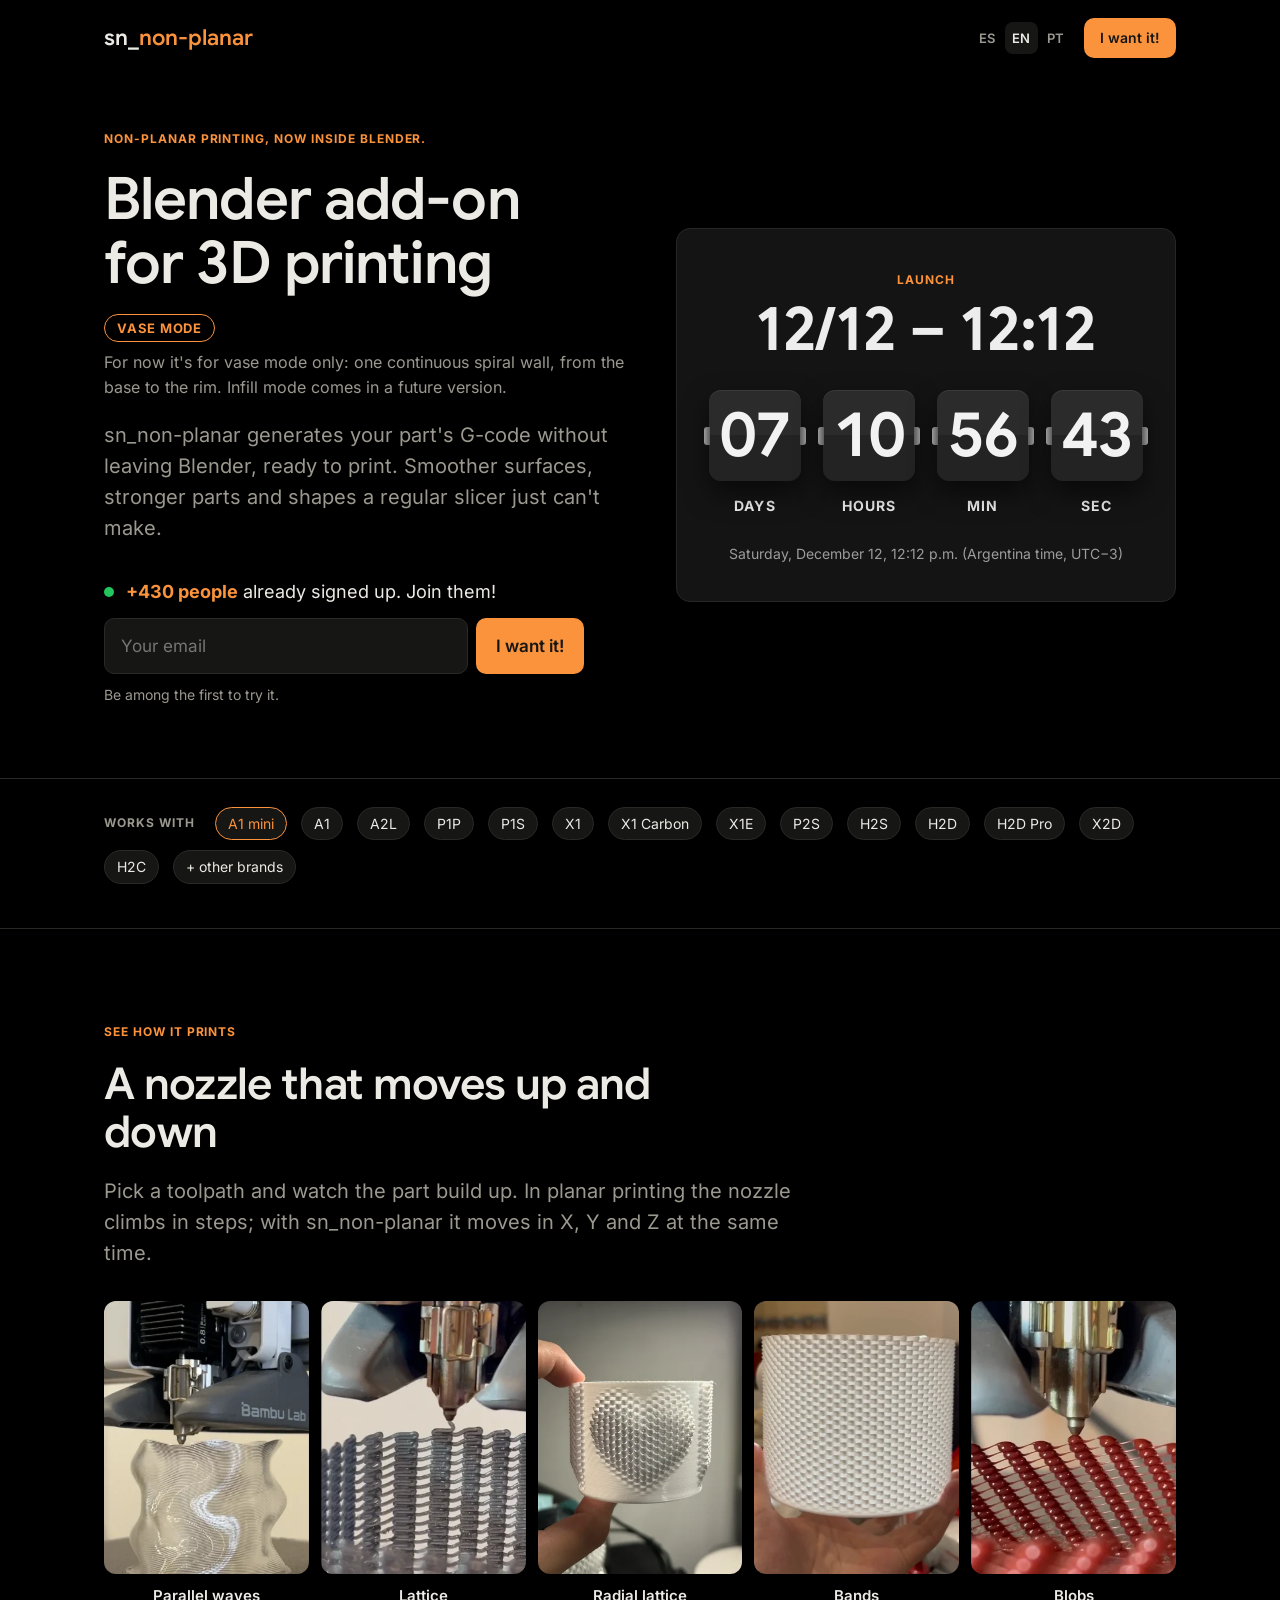
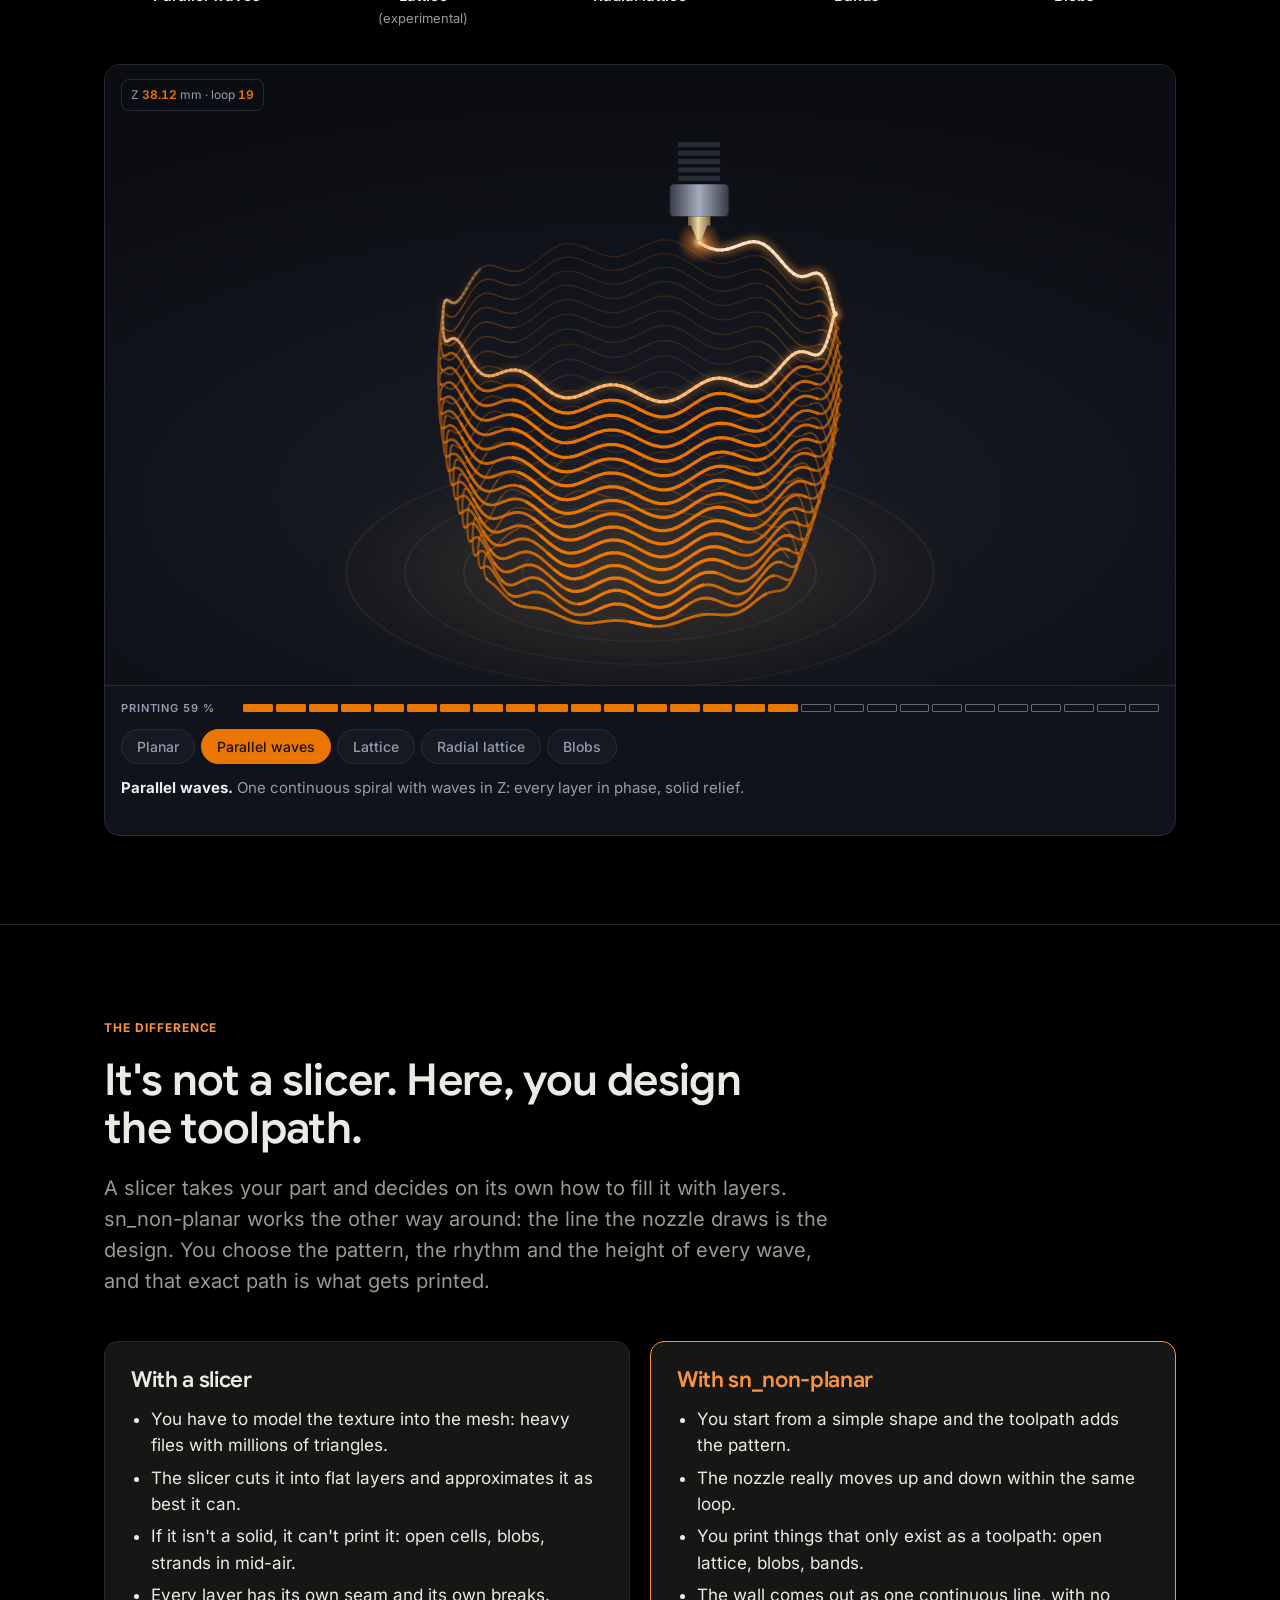
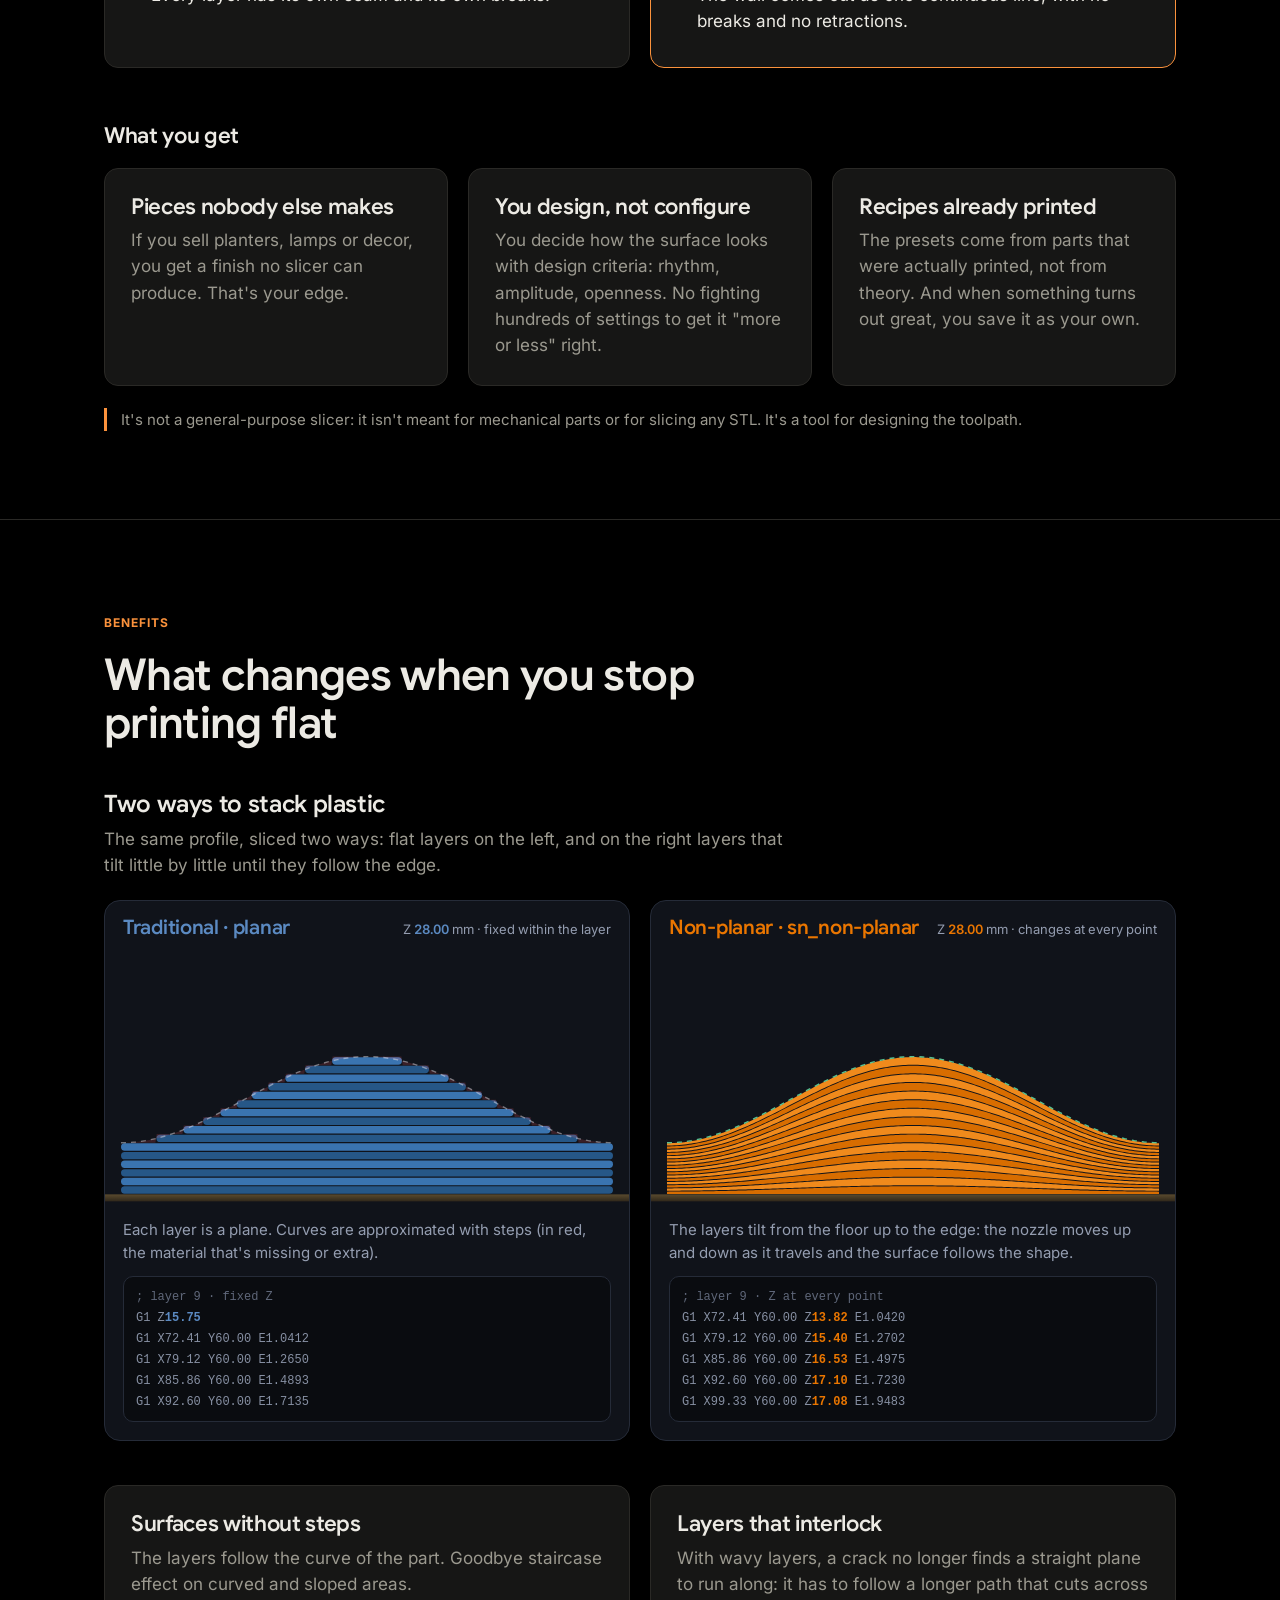
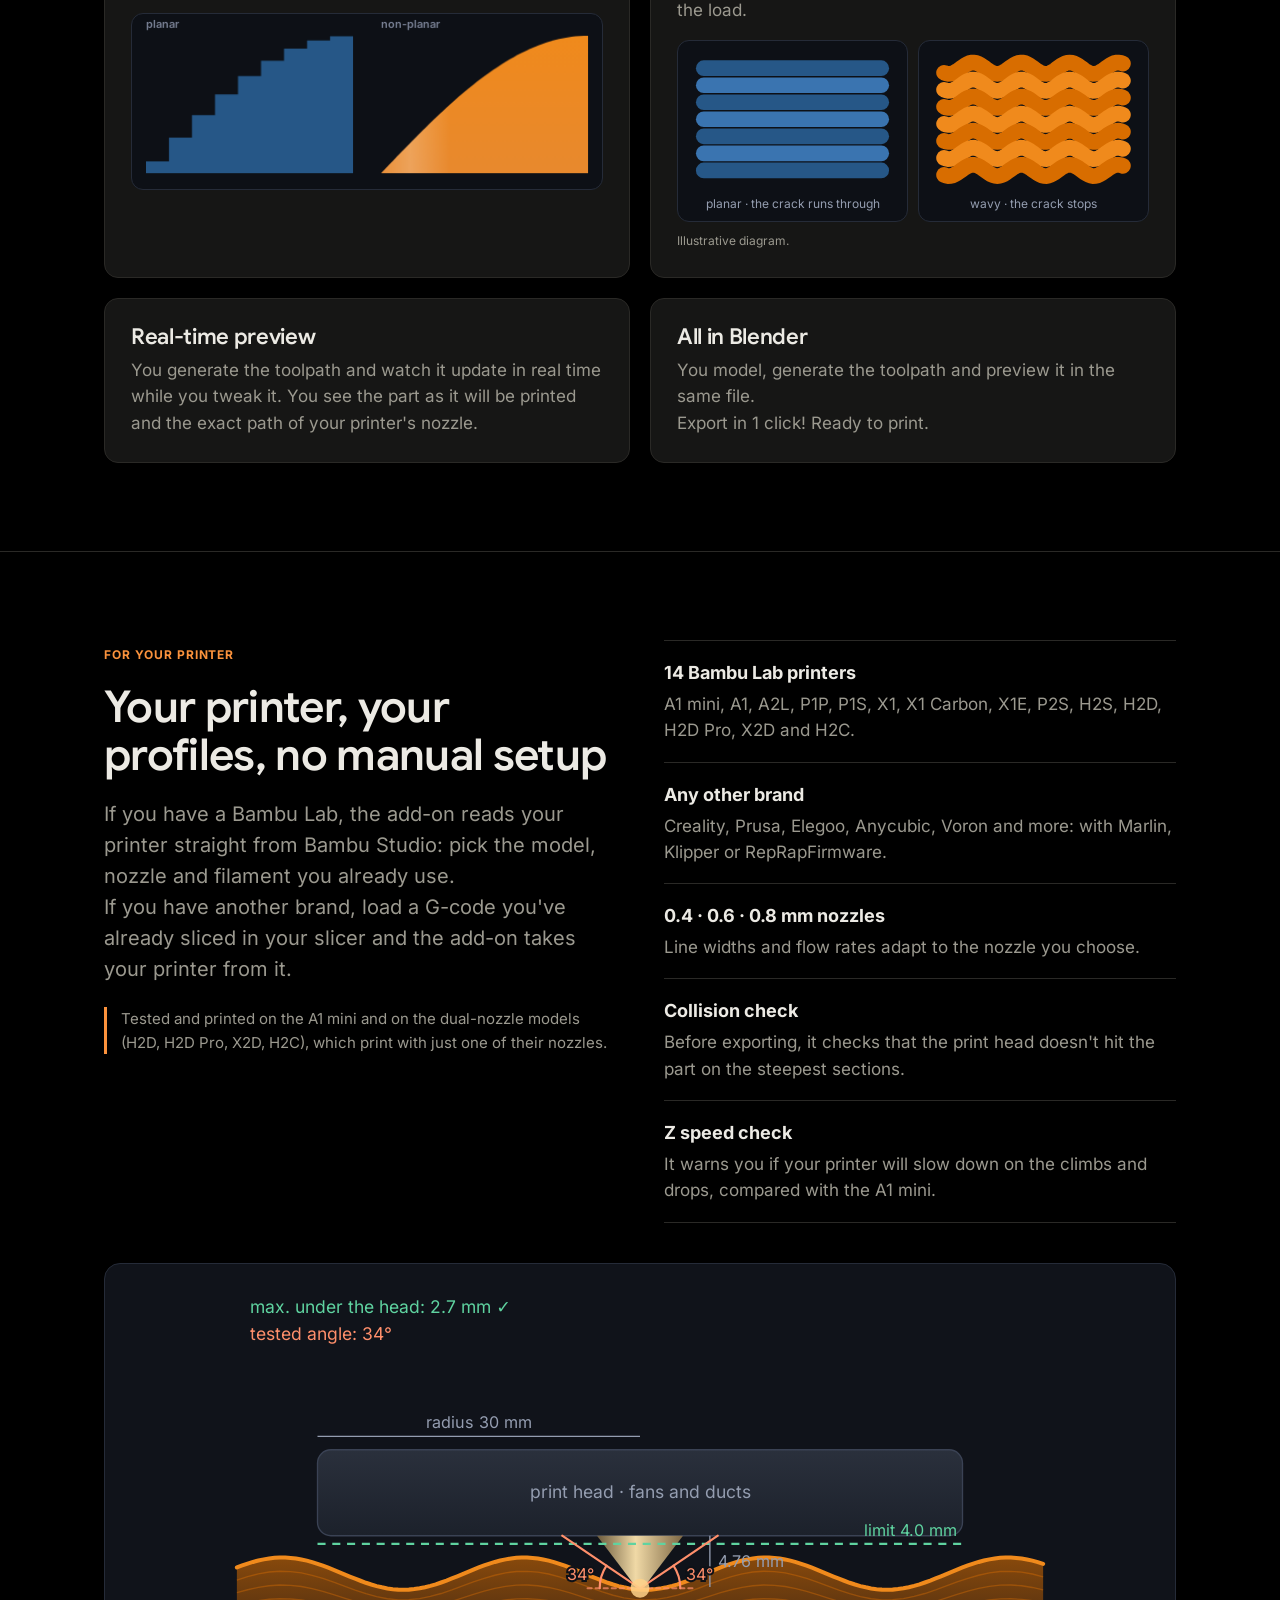
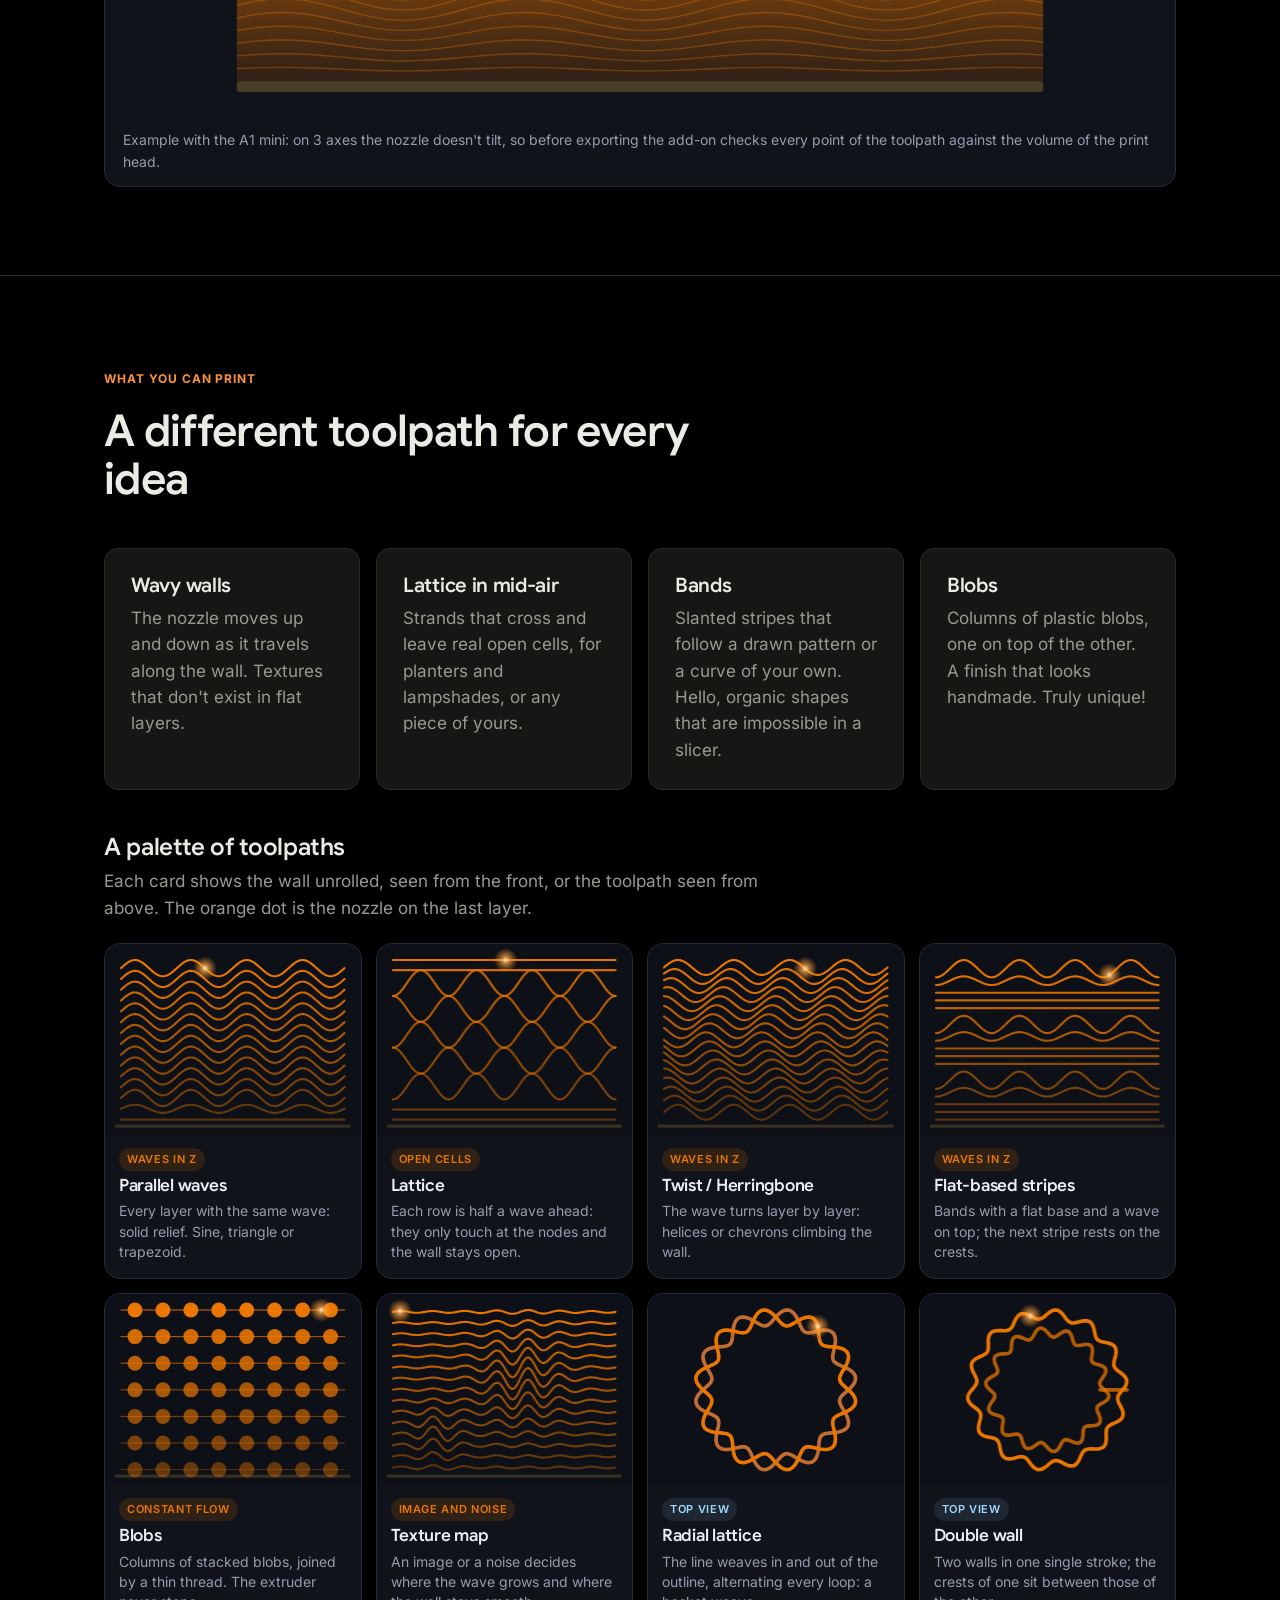
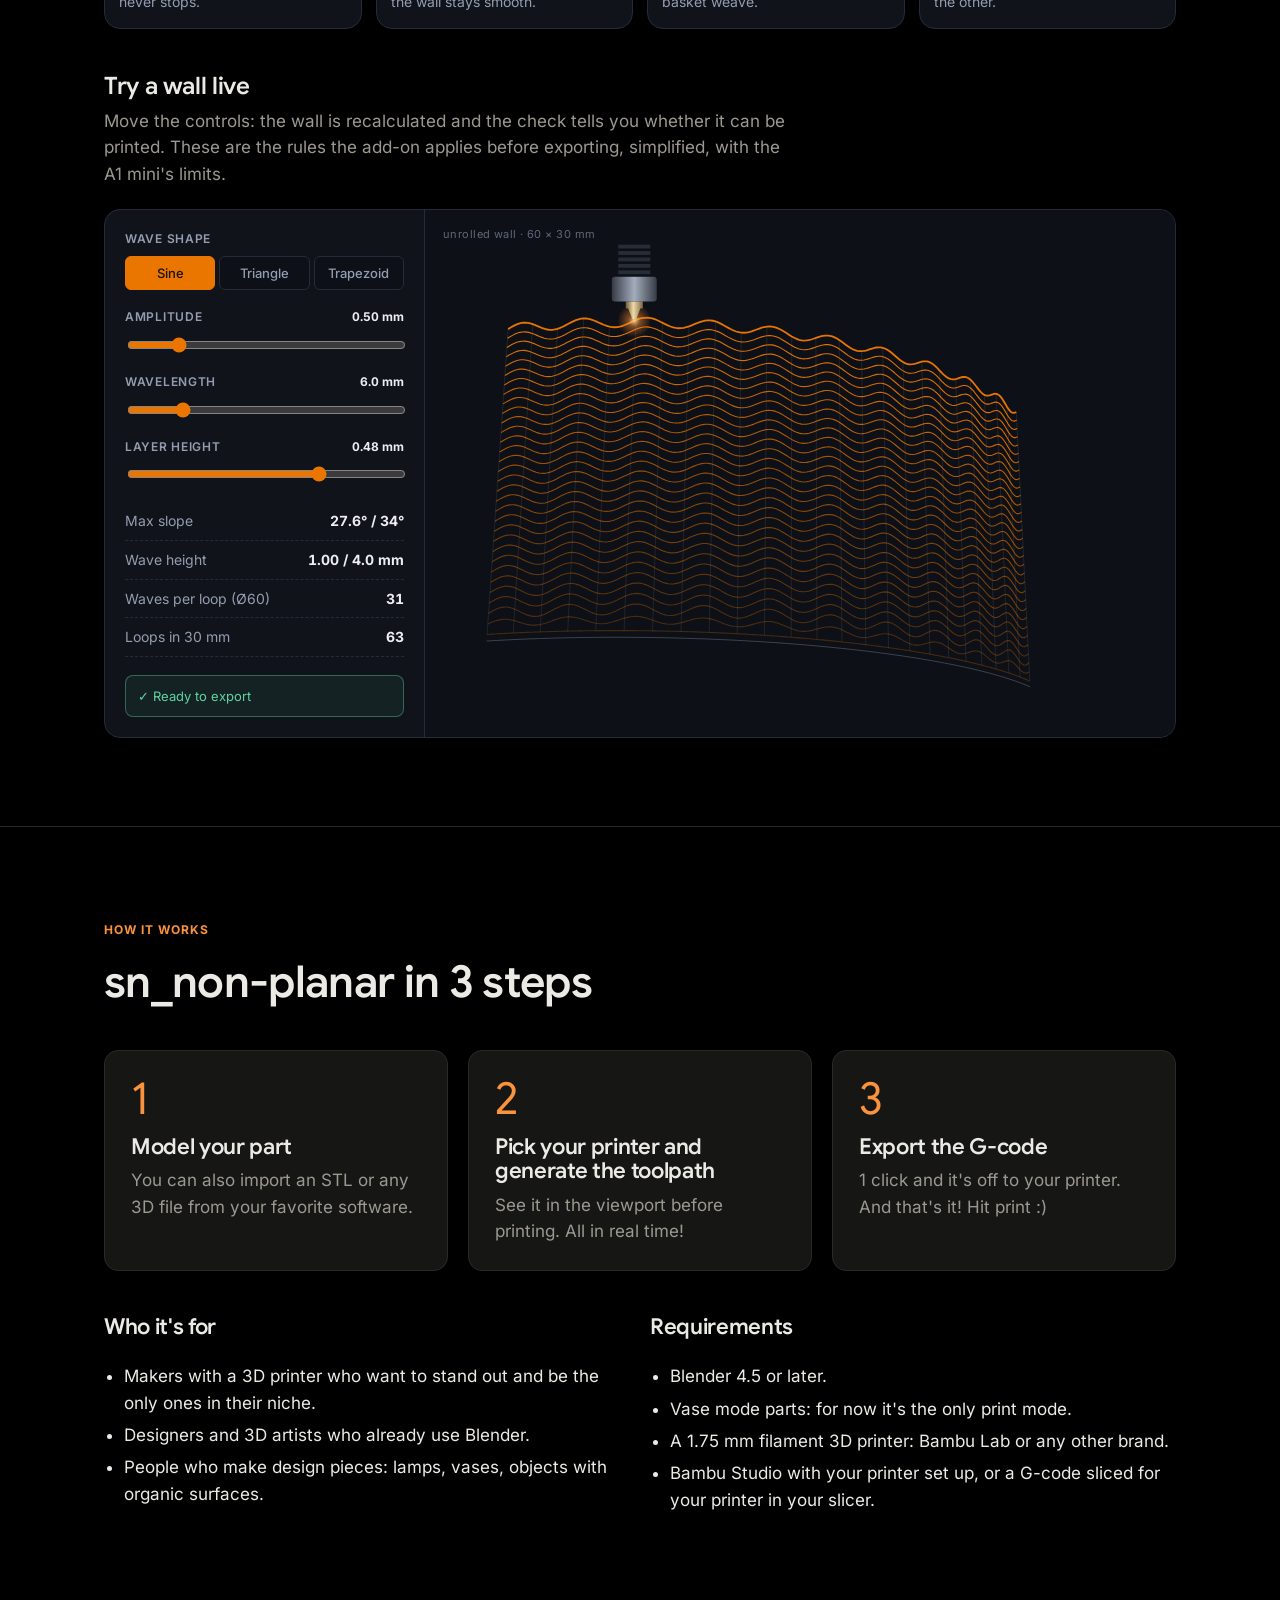
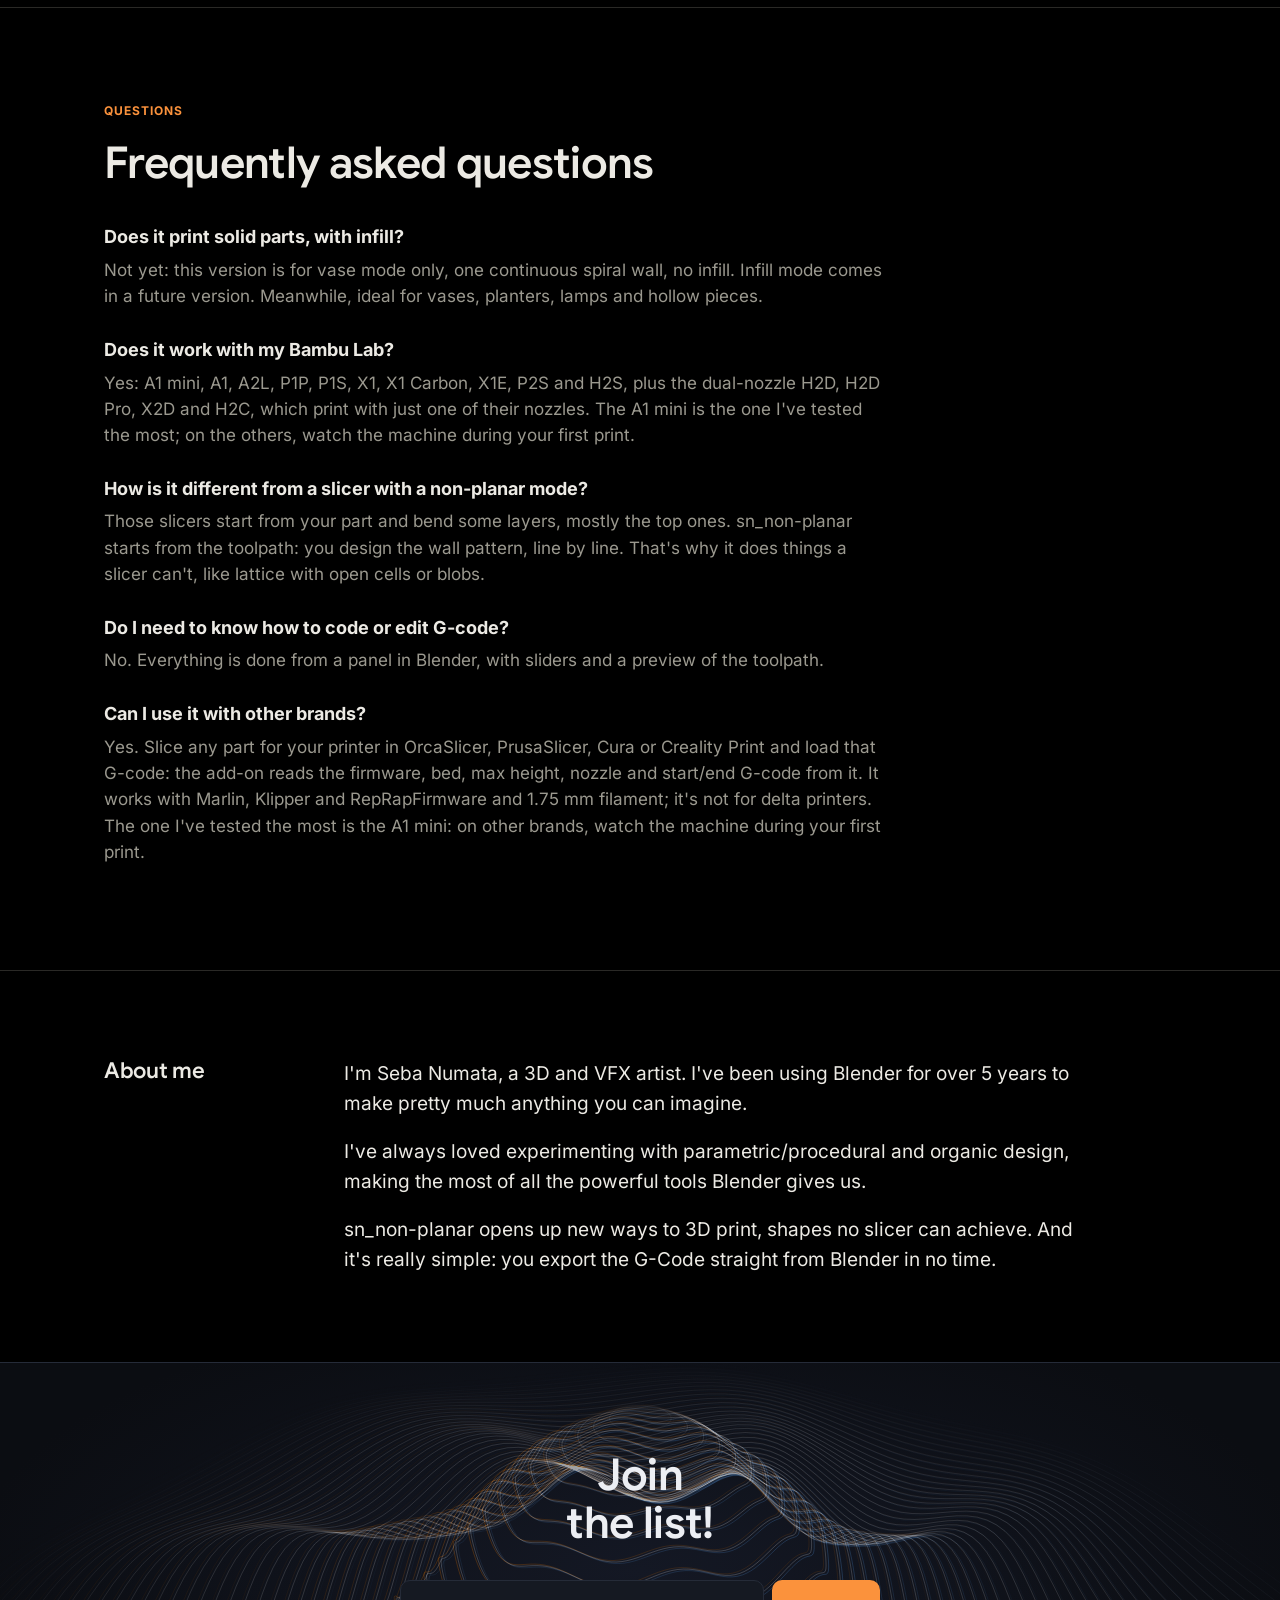
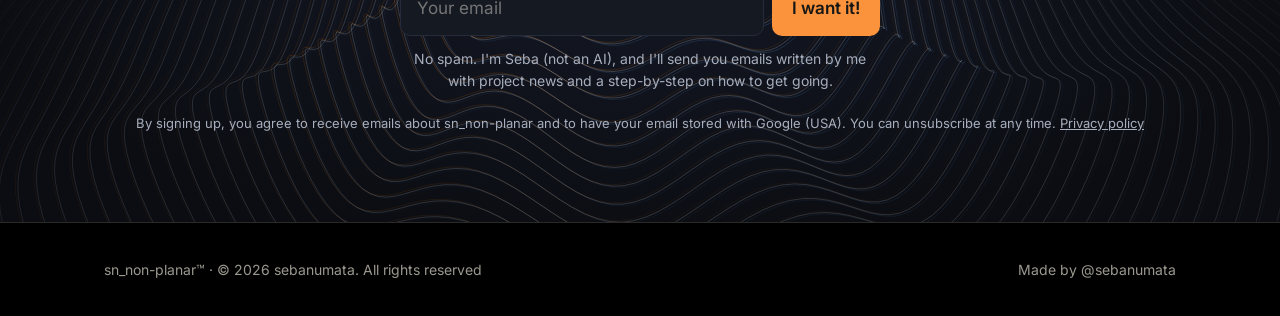
<file: index.html>
<!DOCTYPE html>
<html lang="es"><head>
<meta charset="utf-8">
<meta name="viewport" content="width=device-width, initial-scale=1, viewport-fit=cover">
<meta name="theme-color" content="#000000">
<meta name="sn-form-url" content="https://script.google.com/macros/s/AKfycbwIcq64hIVE4lu2l_gl42z62fqGqeSXpGKVG5U2dH2cWF48hTusnbHNkU0QBwFKvmm-/exec">
<link rel="preload" href="fonts/google-sans-latin-normal.woff2" as="font" type="font/woff2" crossorigin>
<link rel="preload" href="fonts/inter-latin-normal.woff2" as="font" type="font/woff2" crossorigin>
<script>(function(){try{var s=localStorage.getItem("sn-lang");var l=((navigator.languages&&navigator.languages[0])||navigator.language||"es").slice(0,2).toLowerCase();var t=s||(l==="es"?"es":(l==="pt"?"pt":"en"));if(t!=="es")location.replace(t+"/"+location.search+location.hash);}catch(e){}})();</script>
<link rel="alternate" hreflang="es" href="https://sebanumata.github.io/sn-nonplanar/">
<link rel="alternate" hreflang="en" href="https://sebanumata.github.io/sn-nonplanar/en/">
<link rel="alternate" hreflang="pt" href="https://sebanumata.github.io/sn-nonplanar/pt/">
<link rel="alternate" hreflang="x-default" href="https://sebanumata.github.io/sn-nonplanar/">
<title>sn_non-planar · Impresión no planar en Blender para tu impresora 3D</title>
<style>
/* Tipografías incluidas en la web para que se vea igual en todos los dispositivos (SIL OFL 1.1):
   Google Sans = títulos (fonts/OFL.txt) · Inter = textos, recuadro de lanzamiento y cuadro emergente (fonts/OFL-Inter.txt) */
@font-face{font-family:'Google Sans';font-style:italic;font-weight:400 700;font-display:swap;src:url(fonts/google-sans-latin-ext-italic.woff2) format('woff2');unicode-range:U+0100-02BA, U+02BD-02C5, U+02C7-02CC, U+02CE-02D7, U+02DD-02FF, U+0304, U+0308, U+0329, U+1D00-1DBF, U+1E00-1E9F, U+1EF2-1EFF, U+2020, U+20A0-20AB, U+20AD-20C4, U+2113, U+2C60-2C7F, U+A720-A7FF}
@font-face{font-family:'Google Sans';font-style:italic;font-weight:400 700;font-display:swap;src:url(fonts/google-sans-latin-italic.woff2) format('woff2');unicode-range:U+0000-00FF, U+0131, U+0152-0153, U+02BB-02BC, U+02C6, U+02DA, U+02DC, U+0304, U+0308, U+0329, U+2000-206F, U+20AC, U+2122, U+2191, U+2193, U+2212, U+2215, U+FEFF, U+FFFD}
@font-face{font-family:'Google Sans';font-style:normal;font-weight:400 700;font-display:swap;src:url(fonts/google-sans-latin-ext-normal.woff2) format('woff2');unicode-range:U+0100-02BA, U+02BD-02C5, U+02C7-02CC, U+02CE-02D7, U+02DD-02FF, U+0304, U+0308, U+0329, U+1D00-1DBF, U+1E00-1E9F, U+1EF2-1EFF, U+2020, U+20A0-20AB, U+20AD-20C4, U+2113, U+2C60-2C7F, U+A720-A7FF}
@font-face{font-family:'Google Sans';font-style:normal;font-weight:400 700;font-display:swap;src:url(fonts/google-sans-latin-normal.woff2) format('woff2');unicode-range:U+0000-00FF, U+0131, U+0152-0153, U+02BB-02BC, U+02C6, U+02DA, U+02DC, U+0304, U+0308, U+0329, U+2000-206F, U+20AC, U+2122, U+2191, U+2193, U+2212, U+2215, U+FEFF, U+FFFD}
@font-face{font-family:'Inter';font-style:italic;font-weight:400 700;font-display:swap;src:url(fonts/inter-latin-ext-italic.woff2) format('woff2');unicode-range:U+0100-02BA, U+02BD-02C5, U+02C7-02CC, U+02CE-02D7, U+02DD-02FF, U+0304, U+0308, U+0329, U+1D00-1DBF, U+1E00-1E9F, U+1EF2-1EFF, U+2020, U+20A0-20AB, U+20AD-20C4, U+2113, U+2C60-2C7F, U+A720-A7FF}
@font-face{font-family:'Inter';font-style:italic;font-weight:400 700;font-display:swap;src:url(fonts/inter-latin-italic.woff2) format('woff2');unicode-range:U+0000-00FF, U+0131, U+0152-0153, U+02BB-02BC, U+02C6, U+02DA, U+02DC, U+0304, U+0308, U+0329, U+2000-206F, U+20AC, U+2122, U+2191, U+2193, U+2212, U+2215, U+FEFF, U+FFFD}
@font-face{font-family:'Inter';font-style:normal;font-weight:400 700;font-display:swap;src:url(fonts/inter-latin-ext-normal.woff2) format('woff2');unicode-range:U+0100-02BA, U+02BD-02C5, U+02C7-02CC, U+02CE-02D7, U+02DD-02FF, U+0304, U+0308, U+0329, U+1D00-1DBF, U+1E00-1E9F, U+1EF2-1EFF, U+2020, U+20A0-20AB, U+20AD-20C4, U+2113, U+2C60-2C7F, U+A720-A7FF}
@font-face{font-family:'Inter';font-style:normal;font-weight:400 700;font-display:swap;src:url(fonts/inter-latin-normal.woff2) format('woff2');unicode-range:U+0000-00FF, U+0131, U+0152-0153, U+02BB-02BC, U+02C6, U+02DA, U+02DC, U+0304, U+0308, U+0329, U+2000-206F, U+20AC, U+2122, U+2191, U+2193, U+2212, U+2215, U+FEFF, U+FFFD}
:root{
  /* siempre oscuro, fondo negro (también si el celular está en modo claro) */
  color-scheme:dark;
  --bg:#000; --card:#161615; --ink:#eceae4; --mut:#9b998f; --line:#2a2926; --acc:#fb923c; --acc-ink:#161614;
  --serif:"Google Sans",system-ui,-apple-system,"Segoe UI",sans-serif;
  --sans:"Inter",system-ui,-apple-system,"Segoe UI",sans-serif;
}
*{box-sizing:border-box}
html{scroll-behavior:smooth}
body{margin:0;background:var(--bg);color:var(--ink);font:17px/1.55 var(--sans)}
.wrap{max-width:1120px;margin:0 auto;padding:0 24px}
section{padding:88px 0;border-top:1px solid var(--line)}
h1,h2,h3{font-family:var(--serif);font-weight:600;letter-spacing:-.015em;line-height:1.1;margin:0}
h1{font-size:clamp(40px,6vw,72px)}
.hero-txt{container-type:inline-size}.hero-h1{font-size:min(72px,11.2cqi)}.hero-h1 span{display:block}.hero-h1 .nw{white-space:nowrap}
h2{font-size:clamp(30px,4vw,44px);max-width:22ch}
h3{font-size:22px;margin-bottom:8px}
p{margin:0}
.mut{color:var(--mut)}
.lead{font-size:20px;color:var(--mut);max-width:56ch;margin-top:20px}
.vmode{display:flex;flex-wrap:wrap;align-items:center;gap:8px 12px;margin-top:18px;font-size:16px;color:var(--mut);max-width:56ch}
.vmode-chip{display:inline-block;border:1.5px solid var(--acc);color:var(--acc);border-radius:999px;padding:3px 12px;font-size:13px;font-weight:700;letter-spacing:.06em;text-transform:uppercase;white-space:nowrap}
.tag{display:inline-block;font-size:12px;font-weight:700;letter-spacing:.08em;text-transform:uppercase;color:var(--acc);margin-bottom:18px}

/* header */
header{padding:18px 0}
header .wrap{display:flex;justify-content:space-between;align-items:center}
.logo{font-family:var(--serif);font-size:22px;font-weight:600}
.logo b{color:var(--acc);font-weight:600}
header a.btn{padding:9px 16px;font-size:14px}

/* hero */
.hero{border-top:0;padding:48px 0 72px}
.hero-grid{display:grid;grid-template-columns:1.05fr 1fr;gap:48px;align-items:center}
.launch{background:var(--card);border:1px solid var(--line);border-radius:14px;padding:36px 32px}
.launch .tag{margin-bottom:10px}
/* recuadro de lanzamiento: siempre oscuro, cuenta regresiva estilo reloj de paletas */
.launch{background:#141414;border-color:#262626;color:#f2f2f2;text-align:center;container-type:inline-size}
.launch .tag{color:#fb923c}
.fl-title{font-family:var(--serif);font-weight:700;font-size:clamp(40px,5vw,60px);line-height:1;letter-spacing:-.01em;color:#ededed}
.fl{display:grid;grid-template-columns:repeat(4,1fr);gap:clamp(14px,2vw,22px);margin-top:30px}
.fl small{display:block;margin-top:14px;font-size:14px;font-weight:700;letter-spacing:.08em;text-transform:uppercase;color:#ededed}
.fl-tile{position:relative;display:grid;place-items:center;aspect-ratio:1/1;border-radius:12px;perspective:300px;
  background:linear-gradient(#2b2b2b 0 50%,#232323 50% 100%);box-shadow:0 12px 26px rgba(0,0,0,.55),inset 0 1px 0 rgba(255,255,255,.07)}
.fl-tile::before{content:"";position:absolute;left:-5px;right:-5px;top:50%;height:18px;margin-top:-9px;z-index:1;
  background:linear-gradient(90deg,#9a9a9a 0,#5c5c5c 6px,transparent 6px,transparent calc(100% - 6px),#5c5c5c calc(100% - 6px),#9a9a9a 100%);border-radius:3px}
.fl-tile b{font-family:var(--serif);font-weight:700;font-size:14cqi;line-height:1;color:#f2f2f2;font-variant-numeric:tabular-nums;letter-spacing:-.02em}
.fl-tile b.flip{animation:flFlip .22s ease-out}
@keyframes flFlip{0%{transform:translateY(-6%);opacity:.6}100%{transform:none;opacity:1}}
.fl-sub{margin-top:26px;font-size:14px;color:#9c9c9c}
.launch,.launch .launch-date,.launch .count b,.launch .launch-done,dialog.aviso,dialog.aviso h3{font-family:var(--sans)}
.launch-done{font-family:var(--serif);font-size:32px;margin-top:24px}
form.join{display:flex;gap:8px;margin-top:32px;max-width:480px}
form.join input{flex:1;font:inherit;padding:14px 16px;border-radius:10px;border:1px solid var(--line);background:var(--card);color:var(--ink)}
.btn{display:inline-block;font:inherit;font-weight:600;padding:14px 20px;border-radius:10px;border:0;background:var(--acc);color:var(--acc-ink);text-decoration:none;cursor:pointer;white-space:nowrap}
.under{font-size:14px;color:var(--mut);margin-top:10px}
/* "+300 personas ya se anotaron", arriba del formulario de arriba */
.social{display:flex;align-items:center;gap:12px;margin-top:36px;font-size:18px;line-height:1.35;color:var(--ink)}
.social b{color:var(--acc);font-weight:700}
.social-dot{flex:none;width:10px;height:10px;border-radius:50%;background:#22c55e;animation:snPulso 2s ease-out infinite}
@keyframes snPulso{0%{box-shadow:0 0 0 0 rgba(34,197,94,.55)}70%{box-shadow:0 0 0 10px rgba(34,197,94,0)}100%{box-shadow:0 0 0 0 rgba(34,197,94,0)}}
.social + form.join{margin-top:14px}
/* fotos de piezas impresas, antes de la animación */
.prints{display:grid;grid-template-columns:repeat(5,1fr);gap:12px;margin:32px 0 30px}
.prints figure{margin:0}
.prints img{display:block;width:100%;aspect-ratio:3/4;object-fit:cover;border-radius:12px;background:#111}
.prints figcaption{margin-top:10px;text-align:center;font-weight:600;font-size:15px}
.prints .exp{display:block;color:var(--mut);font-weight:400;font-size:13px}
.hp{position:absolute!important;left:-9999px;width:1px;height:1px;opacity:0}
form.join[hidden]{display:none}
.join-msg{margin-top:14px;font-weight:600}
.hero-txt .join-msg{order:5}   /* en celular el hero se reordena: el mensaje va donde estaba el formulario */
.join-msg.err{color:var(--acc)}
.join-msg a{color:var(--acc);font-weight:700}
/* cuadro "Revisá tu mail" después de anotarse */
dialog.aviso{border:1px solid var(--line);border-radius:18px;background:var(--card);color:var(--ink);padding:34px 30px 28px;
  width:min(440px,calc(100vw - 32px));text-align:center;box-shadow:0 24px 70px rgba(0,0,0,.35)}
dialog.aviso::backdrop{background:rgba(10,10,9,.6);-webkit-backdrop-filter:blur(3px);backdrop-filter:blur(3px)}
dialog.aviso[open]{animation:aviso-in .22s ease-out}
@keyframes aviso-in{from{opacity:0;transform:translateY(12px) scale(.97)}to{opacity:1;transform:none}}
.aviso-ico{width:64px;height:64px;margin:0 auto 18px;border-radius:50%;display:grid;place-items:center;
  background:color-mix(in srgb,var(--acc) 14%,transparent);color:var(--acc)}
.aviso h3{font-size:28px;margin:0 0 10px}
.aviso p{color:var(--mut);margin:0 0 6px}
.aviso p b{color:var(--ink);overflow-wrap:anywhere}
.aviso .aviso-spam{font-size:14px;margin-top:12px}
.aviso .btn{display:block;width:100%;margin-top:22px;min-height:50px}
.aviso .aviso-cerrar{display:block;width:100%;margin-top:8px;background:none;border:0;color:var(--mut);font:inherit;font-size:15px;
  padding:10px;cursor:pointer;text-decoration:underline}

/* printers strip */
.strip{padding:28px 0;border-top:1px solid var(--line)}
.strip .wrap{display:flex;flex-wrap:wrap;gap:10px 14px;align-items:center}
.strip small{font-size:12px;font-weight:700;letter-spacing:.08em;text-transform:uppercase;color:var(--mut);margin-right:6px}
.chip{display:inline-block;font-size:14px;padding:5px 12px;border-radius:99px;border:1px solid var(--line);background:var(--card)}
.chip.ok{border-color:var(--acc);color:var(--acc)}
/* impresoras clickeables: al tocar una se pinta y aparece "¡Sí!" debajo */
.strip .chip{position:relative;cursor:pointer;user-select:none;transition:border-color .15s,color .15s,background .15s}
.strip .chip:hover{border-color:color-mix(in srgb,var(--acc) 60%,var(--line))}
.strip .chip:focus-visible{outline:2px solid var(--acc);outline-offset:2px}
.strip .chip.si{border-color:var(--acc);color:var(--acc);background:color-mix(in srgb,var(--acc) 10%,var(--card))}
.strip .chip.si::after{content:"¡Sí!";position:absolute;left:50%;top:calc(100% + 7px);transform:translateX(-50%);
  font-size:14px;color:var(--mut);white-space:nowrap;pointer-events:none;animation:si-in .2s ease-out}
html[lang="en"] .strip .chip.si::after{content:"Yes!"}
html[lang="pt"] .strip .chip.si::after{content:"Sim!"}
@keyframes si-in{from{opacity:0;transform:translate(-50%,-4px)}to{opacity:1;transform:translate(-50%,0)}}
.strip{padding-bottom:44px}

/* grids */
.grid3{display:grid;grid-template-columns:repeat(3,1fr);gap:20px;margin-top:44px}
.grid2{display:grid;grid-template-columns:repeat(2,1fr);gap:20px;margin-top:44px}
.card{background:var(--card);border:1px solid var(--line);border-radius:14px;padding:26px}
.card p{color:var(--mut)}
.num{font-family:var(--serif);font-size:44px;color:var(--acc);line-height:1;margin-bottom:14px}
.card.us{border-color:var(--acc)}
.card.us h3{color:var(--acc)}
.card ul.who{margin-top:14px}
.gain{margin-top:56px}

/* modes */
.modes{display:grid;grid-template-columns:repeat(auto-fit,minmax(190px,1fr));gap:16px;margin-top:44px}
.modes .card h3{font-size:20px}

/* bambu */
.bambu{display:grid;grid-template-columns:1fr 1fr;gap:48px;align-items:start}
.facts{list-style:none;margin:0;padding:0}
.facts li{padding:18px 0;border-bottom:1px solid var(--line)}
.facts li:first-child{border-top:1px solid var(--line)}
.facts strong{display:block;font-size:18px;margin-bottom:4px}
.facts span{color:var(--mut)}
.note{margin-top:22px;font-size:15px;color:var(--mut);border-left:3px solid var(--acc);padding-left:14px}

/* lists */
ul.who{margin:24px 0 0;padding-left:20px}
ul.who li{margin:6px 0}
.req{margin-top:28px;font-size:15px;color:var(--mut)}

/* faq */
.faq{margin-top:36px;max-width:780px}
.faq dt{font-weight:700;font-size:18px;margin-top:26px}
.faq dd{margin:6px 0 0;color:var(--mut)}

/* about + cta */
.about{display:grid;grid-template-columns:200px 1fr;gap:40px;align-items:start}
.about p{font-size:19px;max-width:62ch}
.about-txt p+p{margin-top:1em}
.cta{text-align:center}
.cta h2{margin:0 auto;max-width:20ch}
.cta form.join{margin:32px auto 0}
.cta .under{max-width:52ch;margin:12px auto 0}
.legal{font-size:13px;color:var(--mut);margin-top:22px}
.legal a{color:inherit;text-decoration:underline}
footer{padding:36px 0;border-top:1px solid var(--line);font-size:14px;color:var(--mut)}
footer .wrap{display:flex;flex-wrap:wrap;justify-content:space-between;gap:8px 24px}

/* barra fija de celular (oculta en compu) */
.mbar{display:none}
body{overflow-x:clip}

@media (max-width:860px){
  .hero-grid,.bambu,.about,.grid3,.grid2{grid-template-columns:1fr}
  section{padding:64px 0}
  .bambu{gap:32px}
  .about{gap:12px}
}

/* ===== celular ===== */
@media (max-width:600px){
  body{font-size:16px;line-height:1.5}
  .wrap{padding:0 max(18px,env(safe-area-inset-left)) 0 max(18px,env(safe-area-inset-right))}
  section{padding:52px 0}
  h1{font-size:clamp(34px,10.5vw,46px);line-height:1.05}
  .hero-h1{font-size:min(46px,calc((100vw - 40px) / 8.7))}
  h2{font-size:clamp(27px,8vw,34px)}
  h3{font-size:20px}
  .lead{font-size:17px;margin-top:14px}
  .tag{font-size:11px;margin-bottom:12px}

  /* header fijo arriba, compacto */
  header{position:sticky;top:0;z-index:50;padding:10px 0;background:color-mix(in srgb,var(--bg) 88%,transparent);
    -webkit-backdrop-filter:blur(10px);backdrop-filter:blur(10px);border-bottom:1px solid var(--line)}
  .logo{font-size:19px}
  header a.btn{padding:8px 14px;font-size:14px}

  /* hero: título + Vase Mode → lanzamiento → formulario → textos explicativos */
  .hero{padding:26px 0 44px}
  .hero-grid{display:flex;flex-direction:column;gap:0;align-items:stretch}
  .hero-txt .tag{align-self:flex-start}
  .hero-txt{display:contents}
  .hero-txt .tag{order:1}
  .hero-txt h1{order:2}
  .hero-txt .vmode{display:contents}
  .hero-txt .vmode-chip{order:2;align-self:flex-start;margin-top:14px}
  .launch{order:3;margin-top:24px;padding:20px 18px}
  .hero-txt .social{order:4;margin-top:26px;justify-content:center;font-size:16px;text-align:left}
  .hero-txt form.join{order:4}
  .hero-txt .join-msg{order:4}
  .hero-txt .social + form.join{margin-top:12px}
  .prints{grid-template-columns:none;grid-auto-flow:column;grid-auto-columns:44%;overflow-x:auto;scroll-snap-type:x mandatory;
    margin:22px -24px 24px;padding:0 24px;scroll-padding:0 24px;scrollbar-width:none;-webkit-overflow-scrolling:touch}
  .prints::-webkit-scrollbar{display:none}
  .prints figure{scroll-snap-align:start}
  .prints figcaption{font-size:14px}
  .hero-txt .under{order:5}
  .hero-txt .vmode-txt{order:6;margin-top:28px;font-size:15px;color:var(--mut)}
  .hero-txt .lead{order:7}
  .launch .tag{margin-bottom:6px}
  .fl-title{font-size:clamp(36px,11vw,46px)}
  .fl{gap:10px;margin-top:20px}
  .fl-tile{border-radius:9px}
  .fl-tile::before{left:-3px;right:-3px;height:12px;margin-top:-6px;background:linear-gradient(90deg,#9a9a9a 0,#5c5c5c 4px,transparent 4px,transparent calc(100% - 4px),#5c5c5c calc(100% - 4px),#9a9a9a 100%)}
  .fl small{font-size:11px;margin-top:9px;letter-spacing:.05em}
  .fl-sub{margin-top:16px;font-size:13px}

  /* formularios a todo el ancho, fáciles de tocar */
  form.join{flex-direction:column;margin-top:20px;max-width:none}
  form.join input{font-size:16px;padding:15px 16px;min-height:52px}
  form.join .btn{width:100%;min-height:52px;font-size:17px}
  .under{font-size:13px;text-align:center}

  /* impresoras: una sola fila que se desliza */
  .strip{padding:16px 0 4px}
  .strip .wrap{flex-wrap:nowrap;overflow-x:auto;scrollbar-width:none;-webkit-overflow-scrolling:touch;
    -webkit-mask-image:linear-gradient(90deg,#000 85%,transparent);mask-image:linear-gradient(90deg,#000 85%,transparent)}
  .strip .wrap::-webkit-scrollbar{display:none}
  .strip small,.chip{flex:none}
  .chip{font-size:13px}
  .strip .wrap{padding-bottom:30px}
  .strip .chip.si::after{font-size:13px}

  /* tarjetas */
  .grid3,.grid2{gap:12px;margin-top:26px}
  .card{padding:20px}
  .num{font-size:34px;margin-bottom:8px}
  .grid3 .card:has(.num){display:grid;grid-template-columns:auto 1fr;column-gap:14px;align-items:start}
  .grid3 .card .num{grid-row:span 2;margin:0}

  /* modos: carrusel que se desliza con el dedo */
  .modes{display:flex;gap:12px;overflow-x:auto;scroll-snap-type:x mandatory;scrollbar-width:none;margin:26px -18px 0;padding:0 18px 6px;scroll-padding:0 18px}
  .modes::-webkit-scrollbar{display:none}
  .modes .card{flex:0 0 78%;scroll-snap-align:start}

  .facts li{padding:14px 0}
  .facts strong{font-size:17px}
  .note{font-size:14px}
  ul.who{margin-top:12px}
  .faq{margin-top:20px}
  .faq dt{font-size:17px;margin-top:20px}
  .about p{font-size:17px}
  .cta h2{font-size:clamp(28px,8.5vw,36px)}
  .cta form.join{margin-top:22px}
  .legal{font-size:12px}
  footer{padding:28px 0 calc(96px + env(safe-area-inset-bottom))}

  /* barra fija abajo */
  .mbar{display:flex;position:fixed;left:0;right:0;bottom:0;z-index:60;gap:12px;align-items:center;justify-content:space-between;
    padding:10px max(16px,env(safe-area-inset-right)) calc(10px + env(safe-area-inset-bottom)) max(16px,env(safe-area-inset-left));
    background:color-mix(in srgb,var(--bg) 92%,transparent);-webkit-backdrop-filter:blur(10px);backdrop-filter:blur(10px);
    border-top:1px solid var(--line);transform:translateY(110%);transition:transform .25s ease}
  .mbar.show{transform:none}
  .mbar-txt{font-size:13px;font-weight:600;line-height:1.25}
  .mbar .btn{padding:12px 18px;font-size:15px}
}

/* ===== gráficos animados (vienen de la presentación de octubre). Siempre sobre paneles oscuros, en los dos temas ===== */
.viz{background:#10131a;border:1px solid #252b38;border-radius:16px;overflow:hidden;color:#eceef3;position:relative}
.viz h3{color:#eceef3}
#hero3d{display:block;width:100%;aspect-ratio:16/10;max-height:min(620px,72vh);background:radial-gradient(120% 90% at 50% 70%,#1a1d27 0%,#0b0d12 70%)}
.vstage{margin-top:36px}
.vread{position:absolute;top:14px;left:16px;font-size:12px;color:#949db0;background:rgba(11,13,18,.72);border:1px solid #252b38;border-radius:8px;padding:6px 9px;font-variant-numeric:tabular-nums}
.vread:empty{display:none}
.vread b{color:#ea7600;font-weight:600}
.vui{padding:14px 16px 16px;display:flex;flex-direction:column;gap:12px;border-top:1px solid #252b38}
.vprog{display:flex;gap:10px;align-items:center}
.vprog-l{font-size:11px;font-weight:600;letter-spacing:.08em;color:#949db0;min-width:16ch;font-variant-numeric:tabular-nums}
.vcells{display:flex;gap:3px;flex:1;min-width:0}
.vcells i{flex:1;height:8px;border:1px solid #5f6779;border-radius:1px}
.vcells i.on{background:#ea7600;border-color:#ea7600}
.vmodes{display:flex;flex-wrap:wrap;gap:6px}
.vmodes button{font:500 14px var(--sans);color:#949db0;background:#151922;border:1px solid #252b38;border-radius:99px;padding:8px 15px;cursor:pointer;transition:.2s}
.vmodes button:hover{color:#eceef3;border-color:#5f6779}
.vmodes button[aria-pressed="true"]{color:#1a1206;background:#ea7600;border-color:#ea7600}
.vmodes button.planar[aria-pressed="true"]{background:#5b8ac2;border-color:#5b8ac2;color:#0b0f17}
.vcap{font-size:15px;color:#949db0;min-height:2.9em}
.vcap b{color:#eceef3}

.vsub{margin-top:44px;font-size:24px}
.vsubp{color:var(--mut);margin-top:8px;max-width:62ch}
.vduo{display:grid;grid-template-columns:1fr 1fr;gap:20px;margin-top:22px}
.vpanel{display:flex;flex-direction:column}
.vpanel-head{display:flex;justify-content:space-between;align-items:baseline;gap:10px;padding:16px 18px 0;flex-wrap:wrap}
.vpanel-head h3{font-size:20px;margin:0}
.vpl h3{color:#5b8ac2!important}
.vnp h3{color:#ea7600!important}
.vz{font-size:13px;color:#949db0;font-variant-numeric:tabular-nums}
.vz b{font-weight:600}
.vpl .vz b{color:#5b8ac2}
.vnp .vz b{color:#ea7600}
.vcmp{display:block;width:100%;aspect-ratio:16/8.5}
.vfoot{padding:0 18px 18px;display:flex;flex-direction:column;gap:12px}
.vfoot p{color:#949db0;font-size:15px}
.vgcode{font:12px/1.75 ui-monospace,Consolas,monospace;background:#0a0c10;border:1px solid #252b38;border-radius:10px;padding:10px 12px;height:calc(1.75em * 6 + 20px);overflow:hidden;color:#8790a3;white-space:pre}
.vgcode .z{color:#5b8ac2;font-weight:600}
.vnp .vgcode .z{color:#ea7600}
.vgcode .lbl{color:#5f6779}
.vgcode div{animation:vgin .25s ease-out}
@keyframes vgin{from{opacity:0;transform:translateY(6px)}to{opacity:1;transform:none}}

.vsurf{display:block;width:100%;aspect-ratio:16/6;background:#0d1016;border:1px solid #252b38;border-radius:12px;margin-top:16px}
.vcrack{display:grid;grid-template-columns:1fr 1fr;gap:10px;margin-top:16px}
.vcrack figure{margin:0;background:#0d1016;border:1px solid #252b38;border-radius:12px;padding:8px}
.vcrack figcaption{font-size:12px;color:#949db0;text-align:center;margin-top:4px}
.vcrack svg{width:100%;height:auto;display:block}
.crack{fill:none;stroke:#ff5d6c;stroke-width:3;stroke-linejoin:round;stroke-linecap:round}
.crack.full{stroke-dasharray:420;stroke-dashoffset:420;animation:crackrun 4s ease-in infinite}
.crack.short{stroke-dasharray:90;stroke-dashoffset:90;animation:crackstop 4s ease-out infinite}
@keyframes crackrun{0%{stroke-dashoffset:420}55%,100%{stroke-dashoffset:0}}
@keyframes crackstop{0%{stroke-dashoffset:90}35%,100%{stroke-dashoffset:0}}
.stopmark{opacity:0;animation:stopm 4s infinite}
@keyframes stopm{0%,33%{opacity:0}40%,100%{opacity:1}}
.vsmall{font-size:12px;color:var(--mut);margin-top:10px}

.vpats{display:grid;grid-template-columns:repeat(4,1fr);gap:14px;margin-top:22px}
.vpat{display:flex;flex-direction:column}
.vpat canvas{display:block;width:100%;aspect-ratio:4/3;background:#0d1016}
.vpat .vb{padding:12px 14px 16px;display:flex;flex-direction:column;gap:6px}
.vpat h3{font-size:17px;margin:0}
.vpat p{font-size:14px;color:#949db0;line-height:1.45}
.vchip{align-self:flex-start;font-size:11px;font-weight:600;letter-spacing:.06em;text-transform:uppercase;color:#ea7600;background:rgba(234,118,0,.14);border-radius:99px;padding:3px 8px}
.vchip.top{color:#9fd8ff;background:rgba(159,216,255,.1)}

.vcon{display:grid;grid-template-columns:320px 1fr;margin-top:22px}
.vcon > *{min-width:0}
.vctrl{padding:20px;display:flex;flex-direction:column;gap:18px;border-right:1px solid #252b38}
.vctl{display:flex;flex-direction:column;gap:8px}
.vctl-l{display:flex;justify-content:space-between;gap:8px;font-size:12px;font-weight:600;letter-spacing:.06em;text-transform:uppercase;color:#949db0}
.vctl-l b{color:#eceef3;text-transform:none;letter-spacing:0;font-variant-numeric:tabular-nums}
.vctl input[type=range]{width:100%;accent-color:#ea7600;cursor:pointer}
.vseg{display:grid;grid-template-columns:repeat(3,1fr);gap:4px}
.vseg button{font:500 13px var(--sans);color:#949db0;background:#0d1016;border:1px solid #252b38;border-radius:6px;padding:8px 4px;cursor:pointer}
.vseg button[aria-pressed="true"]{color:#1a1206;background:#ea7600;border-color:#ea7600}
.vreadout div{display:flex;justify-content:space-between;gap:10px;padding:8px 0;border-bottom:1px dashed #252b38;font-size:14px;color:#949db0}
.vreadout b{color:#eceef3;font-variant-numeric:tabular-nums;white-space:nowrap}
.vreadout b.bad{color:#ff5d6c}
.vstat{font-size:13px;padding:10px 12px;border-radius:8px;border:1px solid rgba(95,211,160,.4);color:#5fd3a0;background:rgba(95,211,160,.08)}
.vstat.bad{border-color:rgba(255,93,108,.45);color:#ff5d6c;background:rgba(255,93,108,.08)}
.vview{position:relative;min-height:360px;background:#0d1016}
#conC{position:absolute;inset:0;width:100%;height:100%;display:block}
.vhud{position:absolute;font-size:11px;color:#5f6779;letter-spacing:.04em;pointer-events:none}

.vhead{margin-top:40px;padding:14px}
#headsvg{display:block;width:100%;max-width:860px;margin:0 auto;height:auto}
#headsvg text{font-family:var(--sans)}
.vhead p{color:#949db0;font-size:14px;margin-top:8px;padding:0 4px}

section.cta.vdark{position:relative;overflow:hidden;background:radial-gradient(70% 80% at 50% 45%,#141824 0%,#0b0d12 75%);color:#eceef3;border-top-color:#252b38}
section.cta.vdark .wrap{position:relative;z-index:1}
section.cta.vdark .under,section.cta.vdark .legal{color:#a7aebd}
section.cta.vdark form.join input{background:#151922;border-color:#252b38;color:#eceef3}
section.cta.vdark .join-msg{color:#eceef3}
#intro{position:absolute;inset:0;width:100%;height:100%;display:block;opacity:.6;pointer-events:none}

@media (max-width:860px){
  .vduo{grid-template-columns:1fr}
  .vpats{grid-template-columns:repeat(2,1fr)}
  .vcon{grid-template-columns:1fr}
  .vctrl{border-right:0;border-bottom:1px solid #252b38}
  .vview{min-height:280px}
}
@media (max-width:600px){
  #hero3d{aspect-ratio:1/1}
  .vstage{margin-top:24px}
  .vmodes button{font-size:13px;padding:7px 12px}
  .vsub{font-size:21px;margin-top:34px}
  .vpats{gap:10px}
  .vpat .vb{padding:10px 11px 13px}
  .vpat h3{font-size:15px}
  .vpat p{font-size:13px}
  .vcrack{grid-template-columns:1fr 1fr;gap:8px}
  .vhead{padding:8px}
}
@media (prefers-reduced-motion:reduce){
  .crack.full,.crack.short{animation:none;stroke-dashoffset:0}
  .stopmark{animation:none;opacity:1}
  .vgcode div{animation:none}
  .social-dot{animation:none}
  .fl-tile b.flip{animation:none}
}

.lang{margin-left:auto;margin-right:12px;display:flex;gap:2px;font-size:13px;font-weight:600;letter-spacing:.04em}.lang a{color:var(--mut);text-decoration:none;padding:6px 7px;border-radius:8px}.lang a:hover{color:var(--ink)}.lang a[aria-current]{color:var(--ink);background:var(--card)}header .logo{white-space:nowrap}@media (max-width:600px){.lang{margin-right:8px;font-size:12px}.lang a{padding:5px 5px}}
</style>
<script defer src="https://cloud.umami.is/script.js" data-website-id="47abc882-46cf-43f9-bfaf-ce4189b0ebf0" data-domains="sebanumata.github.io"></script>
</head>
<body>

<header>
  <div class="wrap">
    <div class="logo">sn_<b>non-planar</b></div>
    <nav class="lang" aria-label="Idioma / Language"><a href="./" hreflang="es" lang="es" aria-current="true" data-umami-event="cambiar-idioma" data-umami-event-a="es" onclick="try{localStorage.setItem(&quot;sn-lang&quot;,&quot;es&quot;)}catch(e){}">ES</a><a href="en/" hreflang="en" lang="en" data-umami-event="cambiar-idioma" data-umami-event-a="en" onclick="try{localStorage.setItem(&quot;sn-lang&quot;,&quot;en&quot;)}catch(e){}">EN</a><a href="pt/" hreflang="pt" lang="pt" data-umami-event="cambiar-idioma" data-umami-event-a="pt" onclick="try{localStorage.setItem(&quot;sn-lang&quot;,&quot;pt&quot;)}catch(e){}">PT</a></nav>
    <a class="btn" href="#anotate" data-umami-event="boton-lo-quiero" data-umami-event-lugar="encabezado">Lo quiero!</a>
  </div>
</header>

<section class="hero">
  <div class="wrap hero-grid">
    <div class="hero-txt">
      <span class="tag">La impresión no planar, ahora dentro de Blender.</span>
      <h1 class="hero-h1"><span>Blender Addon</span> <span class="nw">para impresión 3D</span></h1>
      <p class="vmode"><span class="vmode-chip">Vase Mode</span> <span class="vmode-txt">Por ahora es solo para vase mode: una pared continua en espiral, de la base al borde. El modo relleno llega en una próxima versión.</span></p>
      <p class="lead">sn_non-planar genera el G-code de tu pieza sin salir de Blender, listo para imprimir. Superficies más suaves, piezas más fuertes y formas que con un slicer común no salen.</p>
      <p class="social"><span class="social-dot" aria-hidden="true"></span><span><b>+430 personas</b> ya se anotaron. ¡Sumate vos también!</span></p>
      <form class="join" data-sn-form="" data-origen="landing-arriba">
        <input type="email" name="email" required="" placeholder="Tu email">
        <input type="text" name="sitio_web" class="hp" tabindex="-1" autocomplete="off" aria-hidden="true">
        <button class="btn" type="submit">Lo quiero!</button>
      </form>
      <p class="under">Sé de los primeros en probarlo.</p>
    </div>
    <div class="launch">
      <span class="tag">Lanzamiento</span>
      <p class="fl-title">12/12 – 12:12</p>
      <div class="fl" id="sn-count" data-launch="2026-12-12T12:12:00-03:00">
        <div><span class="fl-tile"><b id="cd-d">--</b></span><small>días</small></div>
        <div><span class="fl-tile"><b id="cd-h">--</b></span><small>horas</small></div>
        <div><span class="fl-tile"><b id="cd-m">--</b></span><small>min</small></div>
        <div><span class="fl-tile"><b id="cd-s">--</b></span><small>seg</small></div>
      </div>
      <p class="fl-sub">Sábado 12 de diciembre, 12:12 h (hora Argentina)</p>
      <p class="launch-done" id="cd-done" hidden="">¡Ya salió!</p>
    </div>
  </div>
</section>

<div class="strip">
  <div class="wrap">
    <small>Funciona con</small>
    <span class="chip ok">A1 mini</span>
    <span class="chip">A1</span>
    <span class="chip">A2L</span>
    <span class="chip">P1P</span>
    <span class="chip">P1S</span>
    <span class="chip">X1</span>
    <span class="chip">X1 Carbon</span>
    <span class="chip">X1E</span>
    <span class="chip">P2S</span>
    <span class="chip">H2S</span>
    <span class="chip">H2D</span>
    <span class="chip">H2D Pro</span>
    <span class="chip">X2D</span>
    <span class="chip">H2C</span>
    <span class="chip">+ otras marcas</span>
  </div>
</div>

<section id="ver">
  <div class="wrap">
    <span class="tag">Mirá cómo imprime</span>
    <h2>Una boquilla que sube y baja</h2>
    <p class="lead">Elegí un recorrido y mirá cómo se arma la pieza. En planar la boquilla sube a saltos; con sn_non-planar se mueve en X, Y y Z al mismo tiempo.</p>
    <div class="prints">
      <figure><img src="img/impreso-paralelas.webp" alt="" loading="lazy"><figcaption>Paralelas</figcaption></figure>
      <figure><img src="img/impreso-malla.webp" alt="" loading="lazy"><figcaption>Malla <span class="exp">(experimental)</span></figcaption></figure>
      <figure><img src="img/impreso-malla-radial.webp" alt="" loading="lazy"><figcaption>Malla radial</figcaption></figure>
      <figure><img src="img/impreso-bandas.webp" alt="" loading="lazy"><figcaption>Bandas</figcaption></figure>
      <figure><img src="img/impreso-gotas.webp" alt="" loading="lazy"><figcaption>Gotas</figcaption></figure>
    </div>
    <div class="viz vstage">
      <canvas id="hero3d" aria-label="Animación de una boquilla imprimiendo un jarrón con el recorrido elegido"></canvas>
      <div class="vread" id="heroRead" data-gen=""></div>
      <div class="vui">
        <div class="vprog"><span class="vprog-l" id="progL" data-gen=""></span><div class="vcells" id="cells" data-gen=""></div></div>
        <div class="vmodes" role="group" aria-label="Recorrido">
          <button type="button" class="planar" data-hmode="planar" aria-pressed="false">Planar</button>
          <button type="button" data-hmode="paralelas" aria-pressed="true">Paralelas</button>
          <button type="button" data-hmode="malla" aria-pressed="false">Malla</button>
          <button type="button" data-hmode="radial" aria-pressed="false">Malla radial</button>
          <button type="button" data-hmode="gotas" aria-pressed="false">Gotas</button>
        </div>
        <p class="vcap" id="modeCap" data-gen=""></p>
      </div>
    </div>
  </div>
</section>

<section>
  <div class="wrap">
    <span class="tag">La diferencia</span>
    <h2>No es un slicer. Acá el recorrido lo diseñás vos.</h2>
    <p class="lead">Un slicer agarra tu pieza y decide solo cómo llenarla de capas.<br>En sn_non-planar es al revés: la línea que hace la boquilla es el diseño. Elegís el patrón, el ritmo y la altura de cada onda, y eso exacto es lo que se imprime.</p>
    <div class="grid2">
      <div class="card">
        <h3>Con un slicer</h3>
        <ul class="who">
          <li>La textura la tenés que modelar en la malla: archivos pesados, de millones de triángulos.</li>
          <li>El slicer la corta en capas planas y la aproxima como puede.</li>
          <li>Lo que no es un sólido, no lo puede imprimir: celdas abiertas, gotas, hilos en el aire.</li>
          <li>Cada capa tiene su costura y sus cortes.</li>
        </ul>
      </div>
      <div class="card us">
        <h3>Con sn_non-planar</h3>
        <ul class="who">
          <li>Partís de una forma simple y el patrón lo pone el recorrido.</li>
          <li>La boquilla sube y baja de verdad dentro de la misma vuelta.</li>
          <li>Imprimís cosas que solo existen como recorrido: malla abierta, gotas, bandas.</li>
          <li>La pared sale en una sola línea continua, sin cortes ni retracciones.</li>
        </ul>
      </div>
    </div>
    <h3 class="gain">Lo que ganás</h3>
    <div class="grid3" style="margin-top:20px">
      <div class="card">
        <h3>Piezas que nadie más hace</h3>
        <p>Si vendés macetas, lámparas o deco, tenés un acabado que no sale de ningún slicer. Ese es tu diferencial.</p>
      </div>
      <div class="card">
        <h3>Diseñás, no configurás</h3>
        <p>Decidís cómo se ve la superficie con criterios de diseño: ritmo, amplitud, apertura. Sin pelearte con cientos de opciones para que salga "más o menos".</p>
      </div>
      <div class="card">
        <h3>Recetas ya impresas</h3>
        <p>Los presets salen de piezas impresas de verdad, no de la teoría. Y cuando algo te sale bien, lo guardás como tuyo.</p>
      </div>
    </div>
    <p class="note">No es un slicer general: no está pensado para piezas mecánicas ni para laminar cualquier STL. Es una herramienta para diseñar el recorrido.</p>
  </div>
</section>

<section>
  <div class="wrap">
    <span class="tag">Beneficios</span>
    <h2>Lo que cambia cuando dejás de imprimir plano</h2>
    <h3 class="vsub">Dos maneras de apilar plástico</h3>
    <p class="vsubp">El mismo perfil, cortado de dos formas: a la izquierda capas planas, a la derecha capas que se inclinan de a poco hasta copiar el borde.</p>
    <div class="vduo">
      <div class="viz vpanel vpl">
        <div class="vpanel-head"><h3>Tradicional · planar</h3><span class="vz">Z <b id="zP" data-gen=""></b> mm · fijo en la capa</span></div>
        <canvas class="vcmp" id="cmpP" aria-label="Corte de una pieza impresa con capas planas"></canvas>
        <div class="vfoot">
          <p>Cada capa es un plano. Las curvas se aproximan con escalones (en rojo, el material que falta o sobra).</p>
          <div class="vgcode" id="gP" data-gen="" aria-label="G-code de ejemplo, planar"></div>
        </div>
      </div>
      <div class="viz vpanel vnp">
        <div class="vpanel-head"><h3>No planar · sn_non-planar</h3><span class="vz">Z <b id="zN" data-gen=""></b> mm · cambia en cada punto</span></div>
        <canvas class="vcmp" id="cmpN" aria-label="Corte de una pieza impresa con capas no planares"></canvas>
        <div class="vfoot">
          <p>Las capas se inclinan desde el piso hasta el borde: la boquilla sube y baja mientras avanza y la superficie copia la forma.</p>
          <div class="vgcode" id="gN" data-gen="" aria-label="G-code de ejemplo, no planar"></div>
        </div>
      </div>
    </div>
    <div class="grid2">
      <div class="card">
        <h3>Superficies sin escalones</h3>
        <p>Las capas siguen la curva de la pieza. Chau al efecto escalera en zonas curvas y diagonales.</p>
        <canvas class="vsurf" id="surfC" aria-label="Superficie escalonada contra superficie continua"></canvas>
      </div>
      <div class="card">
        <h3>Capas que se traban</h3>
        <p>Con capas onduladas, una grieta ya no encuentra un plano recto por donde correr: tiene que seguir un camino más largo, que cruza la carga.</p>
        <div class="vcrack">
          <figure><svg id="crackP" data-gen="" viewBox="0 0 300 200" aria-label="Esquema: grieta que recorre una unión plana"></svg><figcaption>planar · la grieta cruza</figcaption></figure>
          <figure><svg id="crackN" data-gen="" viewBox="0 0 300 200" aria-label="Esquema: grieta frenada por capas onduladas"></svg><figcaption>ondulado · la grieta se frena</figcaption></figure>
        </div>
        <p class="vsmall">Esquema ilustrativo.</p>
      </div>
      <div class="card">
        <h3>Previz en tiempo real</h3>
        <p>Generás la trayectoria y podés verla mientras la modificás en tiempo real. Ves la pieza como va a ser impresa y el recorrido exacto del pico de tu impresora.</p>
      </div>
      <div class="card">
        <h3>Todo en Blender</h3>
        <p>Modelás, generás el recorrido y lo previsualizás en el mismo archivo.<br>Exportás con 1 click! Listo para imprimirse.</p>
      </div>
    </div>
  </div>
</section>

<section>
  <div class="wrap bambu">
    <div>
      <span class="tag">Para tu impresora</span>
      <h2>Tu impresora, tus perfiles, sin configurar nada a mano</h2>
      <p class="lead">Si tenés una Bambu Lab, el addon lee tu impresora directo de Bambu Studio: elegís el modelo, la boquilla y el filamento que ya usás.<br>Si tenés otra marca, cargás un G-code que ya hayas laminado en tu slicer y el addon toma de ahí tu impresora.</p>
      <p class="note">Probado e impreso en la A1 mini y en las de doble boquilla (H2D, H2D Pro, X2D, H2C), que imprimen con una sola de sus boquillas.</p>
    </div>
    <ul class="facts">
      <li><strong>14 impresoras Bambu Lab</strong><span>A1 mini, A1, A2L, P1P, P1S, X1, X1 Carbon, X1E, P2S, H2S, H2D, H2D Pro, X2D y H2C.</span></li>
      <li><strong>Cualquier otra marca</strong><span>Creality, Prusa, Elegoo, Anycubic, Voron y más: con firmware Marlin, Klipper o RepRapFirmware.</span></li>
      <li><strong>Boquillas de 0,4 · 0,6 · 0,8 mm</strong><span>Los anchos de línea y caudales se ajustan a la boquilla que elijas.</span></li>
      <li><strong>Chequeo de choques</strong><span>Antes de exportar, revisa que el cabezal no toque la pieza en los tramos más inclinados.</span></li>
      <li><strong>Chequeo de velocidad en Z</strong><span>Te avisa si tu impresora va a frenar en las subidas y bajadas, comparada con la A1 mini.</span></li>
    </ul>
  </div>
  <div class="wrap">
    <div class="viz vhead">
      <svg id="headsvg" data-gen="" viewBox="0 0 640 330" aria-label="Esquema del cabezal sobre una pared ondulada con sus límites de altura"></svg>
      <p>Ejemplo con la A1 mini: en 3 ejes la boquilla no se inclina, así que antes de exportar el addon compara cada punto del recorrido con el volumen del cabezal.</p>
    </div>
  </div>
</section>

<section>
  <div class="wrap">
    <span class="tag">Qué podés imprimir</span>
    <h2>Un recorrido distinto para cada idea</h2>
    <div class="modes">
      <div class="card"><h3>Paredes con ondas</h3><p>La boquilla sube y baja mientras recorre la pared. Texturas que en capas planas no existen.</p></div>
      <div class="card"><h3>Malla en el aire</h3><p>Hilos que se cruzan y dejan celdas abiertas reales, para macetas y pantallas de lámpara, o cualquier pieza tuya.</p></div>
      <div class="card"><h3>Bandas</h3><p>Franjas inclinadas que siguen un patrón dibujado o una curva tuya.<br>Hola formas orgánicas que son imposibles en el slicer.</p></div>
      <div class="card"><h3>Gotas</h3><p>Columnas de gotas de plástico, una sobre otra. Un acabado que parece hecho a mano. Muy único!</p></div>
    </div>
    <h3 class="vsub">Una paleta de recorridos</h3>
    <p class="vsubp">Cada tarjeta muestra la pared desplegada, de frente, o el recorrido visto desde arriba. El punto naranja es la boquilla en la última capa.</p>
    <div class="vpats">
      <div class="viz vpat"><canvas data-pat="paralelas" aria-label="Patrón Paralelas"></canvas><div class="vb"><span class="vchip">Ondas en Z</span><h3>Paralelas</h3><p>Todas las capas con la misma onda: relieve sólido. Seno, triángulo o trapecio.</p></div></div>
      <div class="viz vpat"><canvas data-pat="malla" aria-label="Patrón Malla"></canvas><div class="vb"><span class="vchip">Celdas abiertas</span><h3>Malla</h3><p>Cada fila va media onda adelantada: se tocan solo en los nodos y la pared queda calada.</p></div></div>
      <div class="viz vpat"><canvas data-pat="torsion" aria-label="Patrón Torsión / Espiga"></canvas><div class="vb"><span class="vchip">Ondas en Z</span><h3>Torsión / Espiga</h3><p>La onda gira capa a capa: hélices o chevrones que suben por la pared.</p></div></div>
      <div class="viz vpat"><canvas data-pat="franjas" aria-label="Patrón Franjas con base recta"></canvas><div class="vb"><span class="vchip">Ondas en Z</span><h3>Franjas con base recta</h3><p>Bandas con base plana y onda arriba; la franja siguiente se apoya en las crestas.</p></div></div>
      <div class="viz vpat"><canvas data-pat="gotas" aria-label="Patrón Gotas"></canvas><div class="vb"><span class="vchip">Caudal fijo</span><h3>Gotas</h3><p>Columnas de gotas apiladas, unidas por un hilo fino. El extrusor nunca se detiene.</p></div></div>
      <div class="viz vpat"><canvas data-pat="mapa" aria-label="Patrón Mapa de textura"></canvas><div class="vb"><span class="vchip">Imagen y ruido</span><h3>Mapa de textura</h3><p>Una imagen o un ruido decide dónde crece la onda y dónde la pared queda lisa.</p></div></div>
      <div class="viz vpat"><canvas data-pat="radial" aria-label="Patrón Malla radial"></canvas><div class="vb"><span class="vchip top">Vista superior</span><h3>Malla radial</h3><p>La línea entra y sale del contorno, alternando por vuelta: tejido tipo canasta.</p></div></div>
      <div class="viz vpat"><canvas data-pat="doble" aria-label="Patrón Doble pared"></canvas><div class="vb"><span class="vchip top">Vista superior</span><h3>Doble pared</h3><p>Dos paredes en un mismo trazo; las crestas de una van entre las de la otra.</p></div></div>
    </div>
    <h3 class="vsub">Probá una pared en vivo</h3>
    <p class="vsubp">Mové los controles: la pared se recalcula y el chequeo te dice si se puede imprimir. Son las reglas que usa el addon antes de exportar, simplificadas, con los límites de la A1 mini.</p>
    <div class="viz vcon">
      <div class="vctrl">
        <div class="vctl"><span class="vctl-l">Forma de onda</span>
          <div class="vseg" role="group" aria-label="Forma de onda">
            <button type="button" data-sh="seno" aria-pressed="true">Seno</button>
            <button type="button" data-sh="tri" aria-pressed="false">Triángulo</button>
            <button type="button" data-sh="trap" aria-pressed="false">Trapecio</button>
          </div>
        </div>
        <label class="vctl" for="cA"><span class="vctl-l">Amplitud <b id="vA" data-gen=""></b></span><input type="range" id="cA" min="0.1" max="2.5" step="0.05" value="0.5"></label>
        <label class="vctl" for="cL"><span class="vctl-l">Largo de onda <b id="vL" data-gen=""></b></span><input type="range" id="cL" min="2" max="24" step="0.5" value="6"></label>
        <label class="vctl" for="cH"><span class="vctl-l">Altura de capa <b id="vH" data-gen=""></b></span><input type="range" id="cH" min="0.2" max="0.6" step="0.02" value="0.48"></label>
        <div class="vreadout">
          <div>Pendiente máxima <b id="rS" data-gen=""></b></div>
          <div>Desnivel de la onda <b id="rH" data-gen=""></b></div>
          <div>Ondas por vuelta (Ø60) <b id="rN" data-gen=""></b></div>
          <div>Vueltas en 30 mm <b id="rC" data-gen=""></b></div>
        </div>
        <div class="vstat" id="cStat" data-gen=""></div>
      </div>
      <div class="vview">
        <canvas id="conC" aria-label="Malla de alambre de la pared con la onda elegida"></canvas>
        <div class="vhud" style="top:16px;left:18px">pared desplegada · 60 × 30 mm</div>
      </div>
    </div>
  </div>
</section>

<section>
  <div class="wrap">
    <span class="tag">Cómo funciona</span>
    <h2>sn_non-planar en 3 pasos</h2>
    <div class="grid3">
      <div class="card"><div class="num">1</div><h3>Modelá tu pieza</h3><p>También podés importar un stl o cualquier archivo 3D de tu programa favorito.</p></div>
      <div class="card"><div class="num">2</div><h3>Elegí tu impresora y generá el recorrido</h3><p>Miralo en el viewport antes de imprimir. Todo en tiempo real!</p></div>
      <div class="card"><div class="num">3</div><h3>Exportá el G-code</h3><p>1 click y lo mandas a tu impresora.<br>¡Y listo! Ponés a imprimir :)</p></div>
    </div>
    <div class="grid2">
      <div>
        <h3>Para quién es</h3>
        <ul class="who">
          <li>Makers con impresora 3D que quieren diferenciarse de los demás y ser los únicos en el nicho.</li>
          <li>Diseñadores y artistas 3D que ya usan Blender.</li>
          <li>Quienes hacen piezas de diseño: lámparas, jarrones, objetos con superficies orgánicas.</li>
        </ul>
      </div>
      <div>
        <h3>Requisitos</h3>
        <ul class="who">
          <li>Blender 4.5 o superior.</li>
          <li>Piezas en vase mode: por el momento es el único modo de impresión.</li>
          <li>Una impresora 3D de filamento de 1,75 mm: Bambu Lab o cualquier otra marca.</li>
          <li>Bambu Studio con tu impresora configurada, o un G-code laminado para tu impresora en tu slicer.</li>
        </ul>
      </div>
    </div>
  </div>
</section>

<section>
  <div class="wrap">
    <span class="tag">Preguntas</span>
    <h2>Preguntas frecuentes</h2>
    <dl class="faq">
      <dt>¿Imprime piezas sólidas, con relleno?</dt>
      <dd>Por ahora no: esta versión es solo para vase mode, una pared continua en espiral, sin relleno. El modo relleno llega en una próxima versión. Mientras tanto, ideal para jarrones, macetas, lámparas y piezas huecas.</dd>
      <dt>¿Funciona con mi Bambu Lab?</dt>
      <dd>Sí: A1 mini, A1, A2L, P1P, P1S, X1, X1 Carbon, X1E, P2S y H2S, y también las de doble boquilla H2D, H2D Pro, X2D y H2C, que imprimen con una sola de sus boquillas. La A1 mini es la que más probé; en las otras, hacé la primera impresión mirando la máquina.</dd>
      <dt>¿Qué diferencia hay con un slicer que tiene modo no planar?</dt>
      <dd>Esos slicers parten de tu pieza y curvan algunas capas, sobre todo las de arriba. sn_non-planar parte del recorrido: el patrón de la pared lo diseñás vos, línea por línea. Por eso hace cosas que un slicer no puede, como malla con celdas abiertas o gotas.</dd>
      <dt>¿Necesito saber programar o editar G-code?</dt>
      <dd>No. Todo se hace desde un panel en Blender, con sliders y una vista previa del recorrido.</dd>
      <dt>¿Puedo usarlo con otras marcas?</dt>
      <dd>Sí. Laminá cualquier pieza para tu impresora en OrcaSlicer, PrusaSlicer, Cura o Creality Print y cargá ese G-code: el addon lee de ahí el firmware, la cama, la altura máxima, la boquilla y el G-code de inicio y fin. Funciona con Marlin, Klipper y RepRapFirmware y filamento de 1,75 mm; no sirve para impresoras delta. La que más probé es la A1 mini: en otras marcas, hacé la primera impresión mirando la máquina.</dd>
    </dl>
  </div>
</section>

<section>
  <div class="wrap about">
    <h3>Sobre mí</h3>
    <div class="about-txt">
      <p>Soy Seba Numata, artista 3D y VFX. Uso Blender hace más de 5 años para prácticamente hacer cualquier cosa que te imagines.</p>
      <p>Siempre me gustó experimentar en el mundo paramétrico/procedural y orgánico, aprovechando todas las herramientas potentes que nos ofrece Blender.</p>
      <p>sn_non-planar viene a abrirte nuevos métodos de imprimir en 3D, formas que ningún slicer puede lograr. De manera muy sencilla, exportando rápidamente el G-Code desde Blender.</p>
    </div>
  </div>
</section>

<section class="cta vdark" id="anotate">
  <canvas id="intro" aria-hidden="true"></canvas>
  <div class="wrap">
    <h2>Sumate<br>a la lista!</h2>
    <form class="join" data-sn-form="" data-origen="landing-abajo">
      <input type="email" name="email" required="" placeholder="Tu email">
      <input type="text" name="sitio_web" class="hp" tabindex="-1" autocomplete="off" aria-hidden="true">
      <button class="btn" type="submit">Lo quiero!</button>
    </form>
    <p class="under">Sin spam. Soy Seba (no una IA) y te dejo un mail escrito por mí sobre las novedades del proyecto, y un paso a paso de cómo avanzar.</p>
    <p class="legal">Al anotarte, aceptás recibir emails sobre sn_non-planar y que tu mail se guarde en Google (EE.UU.). Te podés dar de baja cuando quieras. <a href="privacidad.html">Política de privacidad</a></p>
  </div>
</section>

<!-- barra fija abajo, solo en celular -->
<div class="mbar" id="sn-mbar">
  <p class="mbar-txt">Sumate a la lista · sale el 12.12</p>
  <a class="btn" href="#anotate" data-umami-event="boton-lo-quiero" data-umami-event-lugar="barra-celular">Lo quiero!</a>
</div>

<footer>
  <div class="wrap">
    <p>sn_non-planar™ · © 2026 sebanumata. Todos los derechos reservados</p>
    <p>Creado por @sebanumata</p>
  </div>
</footer>

<script>
// Cuenta regresiva al lanzamiento (la fecha está en data-launch, hora Argentina = UTC-3)
(function(){
  const box = document.getElementById('sn-count');
  if(!box) return;
  const end = new Date(box.dataset.launch).getTime();
  const two = n => String(n).padStart(2, '0');
  // cambia el número y, si cambió, lo hace girar como una paleta
  function set(id, v){
    const el = document.getElementById(id);
    if(el.textContent === v) return;
    const primera = el.textContent === '--';
    el.textContent = v;
    if(primera) return;
    el.classList.remove('flip'); void el.offsetWidth; el.classList.add('flip');
  }
  function tick(){
    let s = Math.max(0, Math.floor((end - Date.now()) / 1000));
    if(s === 0){ box.hidden = true; document.getElementById('cd-done').hidden = false; return; }
    set('cd-d', two(Math.floor(s / 86400)));
    set('cd-h', two(Math.floor(s % 86400 / 3600)));
    set('cd-m', two(Math.floor(s % 3600 / 60)));
    set('cd-s', two(s % 60));
    setTimeout(tick, 1000 - Date.now() % 1000);
  }
  tick();
})();

// Formulario de la lista: manda el mail al Apps Script (URL en <meta name="sn-form-url">)
(function(){
  const meta = document.querySelector('meta[name="sn-form-url"]');
  // errores de tipeo comunes en el dominio → sugerencia "¿Quisiste decir…?"
  const TYPOS = {
    'gmial.com':'gmail.com','gmal.com':'gmail.com','gmai.com':'gmail.com','gamil.com':'gmail.com','gnail.com':'gmail.com',
    'gmaill.com':'gmail.com','gmail.co':'gmail.com','gmail.con':'gmail.com','gmail.cm':'gmail.com','gmail.om':'gmail.com',
    'gmail.com.ar':'gmail.com','gmail.es':'gmail.com','gimail.com':'gmail.com','gmsil.com':'gmail.com',
    'hotmial.com':'hotmail.com','hotmal.com':'hotmail.com','hotmai.com':'hotmail.com','hotamil.com':'hotmail.com',
    'hotmail.con':'hotmail.com','hotmail.co':'hotmail.com','hotmil.com':'hotmail.com','homail.com':'hotmail.com',
    'hotmial.com.ar':'hotmail.com.ar','hotmail.com.ra':'hotmail.com.ar',
    'outlok.com':'outlook.com','outllok.com':'outlook.com','outlook.con':'outlook.com','oulook.com':'outlook.com',
    'yaho.com':'yahoo.com','yahooo.com':'yahoo.com','yhoo.com':'yahoo.com','yahoo.con':'yahoo.com','yaho.com.ar':'yahoo.com.ar',
    'icloud.con':'icloud.com','iclod.com':'icloud.com','icoud.com':'icloud.com','live.con':'live.com'
  };
  const sugerir = email => {
    const [u, d] = email.toLowerCase().split('@');
    return d && TYPOS[d] ? u + '@' + TYPOS[d] : '';
  };
  // Mensajes en los 3 idiomas: se usa el de <html lang="..."> (es / en / pt)
  const IDIOMA = (document.documentElement.lang || 'es').slice(0, 2);
  const M = {
    es: {
      ok: '¡Casi listo! Te mandé un mail para confirmar. Revisá tu bandeja de entrada (y la carpeta de spam).',
      yaTit: '¡Ya estás en la lista!',
      yaTxt: 'Ese mail ya estaba confirmado. Te escribo cuando salga, el 12 de diciembre de 2026.',
      revTit: '¡Revisá tu mail!',
      rev1: 'Te mandé un mail a ', rev2: '. Tocá el botón ', revBtn: 'Confirmar mi mail', rev3: ' y listo.',
      spam: 'Si no lo ves en unos minutos, buscalo en spam o en promociones.',
      abrir: 'Abrir ', cerrar: 'Cerrar', entendido: 'Entendido',
      noConectado: 'El formulario todavía no está conectado.',
      typo1: '¿Quisiste decir ', typo2: '? Si tu mail está bien así, tocá el botón otra vez.',
      yaConf: '¡Ya estabas en la lista y confirmado! Te escribo cuando salga.',
      invalido: 'Ese mail no parece válido. Revisalo y probá de nuevo.',
      temporal: 'Ese es un mail temporal. Usá el tuyo de siempre, así te puedo avisar del lanzamiento.',
      muchos: 'Hay mucha gente anotándose en este momento. Probá de nuevo en un minuto.',
      error: 'No se pudo anotar. Revisá tu conexión y probá de nuevo.'
    },
    en: {
      ok: 'Almost done! I sent you an email to confirm. Check your inbox (and your spam folder).',
      yaTit: "You're on the list!",
      yaTxt: "That email was already confirmed. I'll write to you when it launches, on December 12, 2026.",
      revTit: 'Check your email!',
      rev1: 'I sent an email to ', rev2: '. Tap the ', revBtn: 'Confirm my email', rev3: " button and you're all set.",
      spam: "If you don't see it in a few minutes, look in spam or promotions.",
      abrir: 'Open ', cerrar: 'Close', entendido: 'Got it',
      noConectado: 'The form is not connected yet.',
      typo1: 'Did you mean ', typo2: '? If your email is right as it is, tap the button again.',
      yaConf: "You were already on the list and confirmed! I'll write to you when it launches.",
      invalido: "That email doesn't look valid. Check it and try again.",
      temporal: "That's a temporary email. Use your usual one so I can tell you about the launch.",
      muchos: 'Lots of people are signing up right now. Try again in a minute.',
      error: "Couldn't sign you up. Check your connection and try again."
    },
    pt: {
      ok: 'Quase lá! Te mandei um e-mail para confirmar. Confira sua caixa de entrada (e a pasta de spam).',
      yaTit: 'Você já está na lista!',
      yaTxt: 'Esse e-mail já estava confirmado. Te escrevo quando lançar, em 12 de dezembro de 2026.',
      revTit: 'Confira seu e-mail!',
      rev1: 'Te mandei um e-mail para ', rev2: '. Toque no botão ', revBtn: 'Confirmar meu e-mail', rev3: ' e pronto.',
      spam: 'Se não aparecer em alguns minutos, procure no spam ou em promoções.',
      abrir: 'Abrir o ', cerrar: 'Fechar', entendido: 'Entendi',
      noConectado: 'O formulário ainda não está conectado.',
      typo1: 'Você quis dizer ', typo2: '? Se o seu e-mail está certo assim, toque no botão de novo.',
      yaConf: 'Você já estava na lista e confirmado! Te escrevo quando lançar.',
      invalido: 'Esse e-mail não parece válido. Confira e tente de novo.',
      temporal: 'Esse é um e-mail temporário. Use o seu de sempre, para eu poder te avisar do lançamento.',
      muchos: 'Tem muita gente se inscrevendo agora. Tente de novo em um minuto.',
      error: 'Não deu para inscrever. Confira sua conexão e tente de novo.'
    }
  }[IDIOMA];
  const OK_MSG = M.ok;
  // Estadísticas (Umami): solo cuenta si el script de Umami está en la página (lo agrega publicar.py en la web publicada)
  const evento = (nombre, datos) => { try{ if(window.umami) window.umami.track(nombre, Object.assign({idioma: IDIOMA}, datos || {})); }catch(e){} };

  // Cuadro "Revisá tu mail": se abre al anotarse, con un botón a la casilla de la persona si es un servicio conocido.
  const BUZONES = [
    [/^(gmail|googlemail)\.com$/, 'Gmail', 'https://mail.google.com/mail/u/0/#search/in%3Aanywhere+%22sn_non-planar%22'],
    [/^(hotmail|outlook|live|msn)\.(com|es|com\.ar)$/, 'Outlook', 'https://outlook.live.com/mail/0/'],
    [/^(yahoo|ymail)\.(com|es|com\.ar)$/, 'Yahoo Mail', 'https://mail.yahoo.com/'],
    [/^(icloud|me|mac)\.com$/, 'iCloud Mail', 'https://www.icloud.com/mail'],
    [/^(proton\.me|protonmail\.com)$/, 'Proton Mail', 'https://mail.proton.me/']
  ];
  const ICONO = '<svg width="30" height="30" viewBox="0 0 24 24" fill="none" stroke="currentColor" stroke-width="1.8" stroke-linecap="round" stroke-linejoin="round" aria-hidden="true"><rect x="3" y="5" width="18" height="14" rx="2"/><path d="m3 7 9 6 9-6"/></svg>';
  let aviso = null;
  const cerrarAviso = () => { if(aviso){ aviso.close(); aviso.remove(); aviso = null; } };
  const abrirAviso = (email, confirmado) => {
    cerrarAviso();
    const dom = email.split('@')[1].toLowerCase();
    const buzon = BUZONES.find(b => b[0].test(dom));
    aviso = document.createElement('dialog');
    aviso.className = 'aviso';
    aviso.setAttribute('aria-labelledby', 'aviso-tit');
    const h = document.createElement('h3'); h.id = 'aviso-tit';
    const p1 = document.createElement('p');
    const ico = document.createElement('div'); ico.className = 'aviso-ico'; ico.innerHTML = ICONO;
    aviso.append(ico, h, p1);
    if(confirmado){
      h.textContent = M.yaTit;
      p1.textContent = M.yaTxt;
    }else{
      h.textContent = M.revTit;
      const b = document.createElement('b'); b.textContent = email;
      p1.append(M.rev1, b, M.rev2, Object.assign(document.createElement('b'), {textContent:M.revBtn}), M.rev3);
      const p2 = document.createElement('p'); p2.className = 'aviso-spam';
      p2.textContent = M.spam;
      aviso.append(p2);
      if(buzon){
        const a = document.createElement('a'); a.className = 'btn'; a.href = buzon[2];
        a.target = '_blank'; a.rel = 'noopener'; a.textContent = M.abrir + buzon[1];
        a.addEventListener('click', () => evento('abrir-buzon', {buzon: buzon[1]}));
        aviso.append(a);
      }
    }
    const x = document.createElement('button'); x.type = 'button'; x.className = 'aviso-cerrar';
    x.textContent = (buzon && !confirmado) ? M.cerrar : M.entendido;
    x.addEventListener('click', cerrarAviso);
    aviso.append(x);
    aviso.addEventListener('click', ev => { if(ev.target === aviso) cerrarAviso(); });   // click afuera cierra
    aviso.addEventListener('cancel', ev => { ev.preventDefault(); cerrarAviso(); });   // Esc cierra
    document.body.append(aviso);
    aviso.showModal();
  };

  document.querySelectorAll('form[data-sn-form]').forEach(form => {
    const btn = form.querySelector('button');
    const msg = () => {
      let m = form.nextElementSibling;
      if(!m || !m.classList.contains('join-msg')){ m = document.createElement('p'); m.className = 'join-msg'; form.after(m); }
      return m;
    };
    const say = (txt, err) => { const m = msg(); m.textContent = txt; m.classList.toggle('err', !!err); };
    const volver = txt => { cerrarAviso(); form.hidden = false; btn.disabled = false; say(txt, true); };

    form.addEventListener('submit', e => {
      e.preventDefault();
      if(document.body.classList.contains('sn-edit')) return;   // en modo edición no se envía
      const url = meta && meta.content.trim();
      const email = form.email.value.trim();
      if(!url){ say(M.noConectado, true); return; }

      // ¿error de tipeo? se pregunta una vez; si la persona vuelve a enviar igual, se respeta
      const s = sugerir(email);
      if(s && form.dataset.preguntado !== email){
        form.dataset.preguntado = email;
        evento('sugerencia-tipeo', {formulario: form.dataset.origen});
        const m = msg(); m.classList.remove('err'); m.textContent = M.typo1;
        const b = document.createElement('a'); b.href = '#'; b.textContent = s;
        b.addEventListener('click', ev => { ev.preventDefault(); form.email.value = s; form.requestSubmit(); });
        m.append(b, M.typo2);
        return;
      }

      // El mensaje se muestra al instante (Google tarda ~3 s). De fondo se envía y se LEE la respuesta del script
      // (Google permite leerla: Access-Control-Allow-Origin *). Si no confirma que guardó, reintenta hasta 3 veces.
      evento('intento-anotarse', {formulario: form.dataset.origen});
      btn.disabled = true;
      form.hidden = true;
      say(OK_MSG);
      abrirAviso(email);
      const datos = new URLSearchParams({email, idioma: IDIOMA, origen: form.dataset.origen || 'landing',
        pagina: location.href, sitio_web: form.sitio_web.value});
      (async () => {
        for(let intento = 1; intento <= 3; intento++){
          try{
            const r = await fetch(url, {method:'POST', body:datos, keepalive: intento === 1});   // reintentos sin keepalive
            const d = await r.json();
            if(d.ok){
              evento('anotado', {formulario: form.dataset.origen, resultado: d.mensaje});
              if(d.mensaje === 'ya confirmado'){ say(M.yaConf); if(aviso) abrirAviso(email, true); }
              return;
            }
            if(!d.ok) evento('error-formulario', {formulario: form.dataset.origen, motivo: d.mensaje});
            if(d.mensaje === 'email inválido') return volver(M.invalido);
            if(d.mensaje === 'temporal') return volver(M.temporal);
            if(d.mensaje === 'muchos') return volver(M.muchos);
          }catch(err){}
          await new Promise(res => setTimeout(res, 1500 * intento));
        }
        evento('error-formulario', {formulario: form.dataset.origen, motivo: 'red'});
        volver(M.error);
      })();
    });
  });
})();

// Impresoras de "Funciona con": tocar una la pinta y muestra "¡Sí!" debajo (tocar de nuevo la apaga)
(function(){
  document.querySelectorAll('.strip .chip').forEach(chip => {
    chip.setAttribute('role', 'button');
    chip.setAttribute('tabindex', '0');
    chip.setAttribute('aria-pressed', 'false');
    chip.setAttribute('data-umami-event', 'impresora');
    chip.setAttribute('data-umami-event-modelo', chip.textContent.trim());
    const alternar = () => {
      if(document.body.classList.contains('sn-edit')) return;   // en modo edición, el click es para editar el texto
      const on = chip.classList.toggle('si');
      chip.setAttribute('aria-pressed', on ? 'true' : 'false');
    };
    chip.addEventListener('click', alternar);
    chip.addEventListener('keydown', e => { if(e.key === 'Enter' || e.key === ' '){ e.preventDefault(); alternar(); } });
  });
})();

// ===== Gráficos animados (de la presentación de octubre). Solo se dibujan mientras están en pantalla. =====
(function(){
  if(!document.getElementById('hero3d')) return;
  const LANG = (document.documentElement.lang || 'es').slice(0, 2);
  const G = {
    es: {
      caps: {
        planar: '<b>Planar.</b> Anillos horizontales: en cada vuelta la boquilla sube un escalón y deja una costura.',
        paralelas: '<b>Paralelas.</b> Una espiral continua con ondas en Z: todas las capas en fase, relieve sólido.',
        malla: '<b>Malla.</b> Media onda de desfase por vuelta: las capas se tocan solo en los nodos y quedan celdas abiertas.',
        radial: '<b>Malla radial.</b> La línea entra y sale del contorno, alternando por vuelta: un tejido tipo canasta.',
        gotas: '<b>Gotas.</b> La boquilla deja una gota, sube en el lugar y salta a la siguiente: columnas de gotas, una sobre otra, sin retracciones.'
      },
      imprimiendo: 'IMPRIMIENDO', completo: 'COMPLETO', vuelta: 'vuelta',
      gcP: '; capa 9 · Z fijo', gcN: '; capa 9 · Z en cada punto', gcCapa: n => '; capa ' + n + ' · inclinada',
      planar: 'planar', noplanar: 'no planar',
      ok: '✓ Lista para exportar',
      malS: '✕ Pendiente mayor a 34°: bajá la amplitud o alargá la onda',
      malH: '✕ La onda supera 4 mm bajo el cabezal',
      cabezal: 'cabezal · ventiladores y ductos', limite: 'límite 4,0 mm', radio: 'radio 30 mm', ang: 'ángulo comprobado: 34°',
      maxBajo: v => 'máx. bajo el cabezal: ' + v + ' mm ✓', dec: ','
    },
    en: {
      caps: {
        planar: '<b>Planar.</b> Horizontal rings: on every loop the nozzle steps up and leaves a seam.',
        paralelas: '<b>Parallel waves.</b> One continuous spiral with waves in Z: every layer in phase, solid relief.',
        malla: '<b>Lattice.</b> Half a wave of offset per loop: layers only touch at the nodes and leave open cells.',
        radial: '<b>Radial lattice.</b> The line weaves in and out of the outline, alternating every loop: a basket weave.',
        gotas: '<b>Blobs.</b> The nozzle lays a blob, climbs on the spot and hops to the next one: columns of blobs stacked one on top of another, with no retractions.'
      },
      imprimiendo: 'PRINTING', completo: 'DONE', vuelta: 'loop',
      gcP: '; layer 9 · fixed Z', gcN: '; layer 9 · Z at every point', gcCapa: n => '; layer ' + n + ' · tilted',
      planar: 'planar', noplanar: 'non-planar',
      ok: '✓ Ready to export',
      malS: '✕ Slope above 34°: lower the amplitude or lengthen the wave',
      malH: '✕ The wave goes over 4 mm under the print head',
      cabezal: 'print head · fans and ducts', limite: 'limit 4.0 mm', radio: 'radius 30 mm', ang: 'tested angle: 34°',
      maxBajo: v => 'max. under the head: ' + v + ' mm ✓', dec: '.'
    },
    pt: {
      caps: {
        planar: '<b>Planar.</b> Anéis horizontais: a cada volta o bico sobe um degrau e deixa uma costura.',
        paralelas: '<b>Paralelas.</b> Uma espiral contínua com ondas em Z: todas as camadas em fase, relevo sólido.',
        malla: '<b>Malha.</b> Meia onda de defasagem por volta: as camadas só se tocam nos nós e ficam células abertas.',
        radial: '<b>Malha radial.</b> A linha entra e sai do contorno, alternando a cada volta: uma trama tipo cesto.',
        gotas: '<b>Gotas.</b> O bico deixa uma gota, sobe no lugar e salta para a próxima: colunas de gotas, uma sobre a outra, sem retrações.'
      },
      imprimiendo: 'IMPRIMINDO', completo: 'COMPLETO', vuelta: 'volta',
      gcP: '; camada 9 · Z fixo', gcN: '; camada 9 · Z em cada ponto', gcCapa: n => '; camada ' + n + ' · inclinada',
      planar: 'planar', noplanar: 'não planar',
      ok: '✓ Pronta para exportar',
      malS: '✕ Inclinação acima de 34°: diminua a amplitude ou alongue a onda',
      malH: '✕ A onda passa de 4 mm sob o cabeçote',
      cabezal: 'cabeçote · ventoinhas e dutos', limite: 'limite 4,0 mm', radio: 'raio 30 mm', ang: 'ângulo comprovado: 34°',
      maxBajo: v => 'máx. sob o cabeçote: ' + v + ' mm ✓', dec: ','
    }
  }[LANG] || null;
  const T_ = G || {};
  const reduce = matchMedia('(prefers-reduced-motion: reduce)').matches;
  const TAU = Math.PI * 2;
  const fmt = (v, d) => v.toFixed(d).replace('.', T_.dec);

  function fit(c){
    const dpr = Math.min(2, window.devicePixelRatio || 1);
    const r = c.getBoundingClientRect();
    const w = Math.max(1, r.width), h = Math.max(1, r.height);
    const W = Math.round(w * dpr), H = Math.round(h * dpr);
    if(c.width !== W || c.height !== H){ c.width = W; c.height = H; }
    const ctx = c.getContext('2d');
    ctx.setTransform(dpr, 0, 0, dpr, 0, 0);
    return { ctx, w, h };
  }
  // cada gráfico se dibuja solo si está cerca de la pantalla (ahorra batería en el celular)
  const vis = new Map();
  const io = new IntersectionObserver(es => es.forEach(e => vis.set(e.target, e.isIntersecting)), { rootMargin: '120px' });
  const watch = el => { vis.set(el, false); io.observe(el); };
  const isVis = el => vis.get(el) === true;

  function rrect(ctx, x, y, w, h, r){
    r = Math.max(0, Math.min(r, w / 2, h / 2));
    ctx.beginPath(); ctx.moveTo(x + r, y); ctx.arcTo(x + w, y, x + w, y + h, r); ctx.arcTo(x + w, y + h, x, y + h, r);
    ctx.arcTo(x, y + h, x, y, r); ctx.arcTo(x, y, x + w, y, r); ctx.closePath();
  }
  function nozzle(ctx, x, y, k){
    ctx.save(); ctx.translate(x, y); ctx.scale(k, k);
    const g = ctx.createRadialGradient(0, 0, 0, 0, 0, 16);
    g.addColorStop(0, 'rgba(255,214,150,.95)'); g.addColorStop(.35, 'rgba(255,150,60,.45)'); g.addColorStop(1, 'rgba(255,120,40,0)');
    ctx.fillStyle = g; ctx.beginPath(); ctx.arc(0, 0, 16, 0, TAU); ctx.fill();
    const brass = ctx.createLinearGradient(-8, 0, 8, 0);
    brass.addColorStop(0, '#6b5a3c'); brass.addColorStop(.45, '#f0d9a6'); brass.addColorStop(1, '#7d6744');
    ctx.fillStyle = brass;
    ctx.beginPath(); ctx.moveTo(-1.6, -1.2); ctx.lineTo(1.6, -1.2); ctx.lineTo(6, -12); ctx.lineTo(-6, -12); ctx.closePath(); ctx.fill();
    ctx.fillRect(-8, -18, 16, 6.5);
    const b = ctx.createLinearGradient(-21, 0, 21, 0);
    b.addColorStop(0, '#363b46'); b.addColorStop(.5, '#a3acbb'); b.addColorStop(1, '#363b46');
    ctx.fillStyle = b; rrect(ctx, -21, -41, 42, 23, 3); ctx.fill();
    ctx.fillStyle = '#272c36';
    for(let i = 0; i < 5; i++) ctx.fillRect(-15, -47 - i * 6, 30, 3.6);
    ctx.restore();
  }

  /* ---------- HERO 3D: boquilla imprimiendo un jarrón ---------- */
  const cellsEl = document.getElementById('cells'), progL = document.getElementById('progL');
  const NCELL = 28; cellsEl.innerHTML = ''; for(let i = 0; i < NCELL; i++) cellsEl.appendChild(document.createElement('i'));
  let cellsOn = -1;
  const HH = 64, Rz = z => 20 + 7.5 * Math.sin(Math.PI * (z / HH) * 1.02 + 0.12);
  const pol = (r, th, z) => [r * Math.cos(th), r * Math.sin(th), z];
  const BLOB = { n: 20, h: 2.7, r: 1.75 };   // gotas por vuelta, alto de cada gota, radio dibujado (mm)
  function buildHero(mode){
    const P = [], per = 200;
    if(mode === 'gotas'){
      const rows = Math.floor((HH - BLOB.h) / BLOB.h);
      for(let k = 0; k <= rows; k++){ const z = BLOB.h * (k + 0.5); for(let j = 0; j < BLOB.n; j++) P.push(pol(Rz(z), j / BLOB.n * TAU, z)); }
      return P;
    }
    if(mode === 'planar'){
      const L = 30, h = HH / L;
      for(let i = 0; i < L; i++){ const z = i * h, r = Rz(z); for(let j = 0; j <= per; j++) P.push(pol(r, j / per * TAU, z)); }
    }else if(mode === 'paralelas'){
      const T = 30, h = HH / T, A = 1.3, k = 12;
      for(let s = 0; s <= T * per; s++){ const u = s / per, th = u * TAU, zb = u * h, ramp = Math.min(1, u / 2) * Math.min(1, (T - u) / 1.5); P.push(pol(Rz(zb), th, zb + A * ramp * Math.sin(k * th))); }
    }else if(mode === 'malla'){
      const base = 3, hb = 1.4, A = 2.6, k = 10.5, pitch = 2 * A, per2 = 260;
      for(let s = 0; s <= base * per2; s++){ const u = s / per2, th = u * TAU, z = u * hb; P.push(pol(Rz(z), th, z)); }
      const z0 = base * hb, T = Math.floor((HH - z0 - 2 * A) / pitch);
      for(let s = 1; s <= T * per2; s++){ const u = s / per2, th = u * TAU, ramp = Math.min(1, u), z = z0 + u * pitch + A * ramp * (1 - Math.cos(k * th)); P.push(pol(Rz(z), th, z)); }
    }else{
      const T = 30, h = HH / T, A = 2.3, k = 10.5;
      for(let s = 0; s <= T * per; s++){ const u = s / per, th = u * TAU, z = u * h, ramp = Math.min(1, u / 2); P.push(pol(Rz(z) + A * ramp * Math.sin(k * th), th, z)); }
    }
    return P;
  }
  const heroC = document.getElementById('hero3d'), heroRead = document.getElementById('heroRead'), modeCap = document.getElementById('modeCap');
  const order = ['paralelas', 'malla', 'radial', 'gotas', 'planar'];
  const hero = { mode: 'paralelas', pts: buildHero('paralelas'), prog: reduce ? 1 : 0.58, hold: 0, auto: true };
  const hBtns = document.querySelectorAll('[data-hmode]');
  function setMode(m, user){
    hero.mode = m; hero.pts = buildHero(m); hero.prog = reduce ? 1 : 0; hero.hold = 0;
    if(user) hero.auto = false;
    hBtns.forEach(b => b.setAttribute('aria-pressed', String(b.dataset.hmode === m)));
    modeCap.innerHTML = T_.caps[m];
    if(reduce) drawHero(0);
  }
  hBtns.forEach(b => b.addEventListener('click', () => setMode(b.dataset.hmode, true)));
  modeCap.innerHTML = T_.caps.paralelas;
  watch(heroC);
  function drawHero(t){
    const { ctx, w, h } = fit(heroC);
    ctx.clearRect(0, 0, w, h);
    const s = Math.min(w, h) / (HH * 1.32), cx = w / 2, cy = h * 0.47;
    const phi = t * 0.00022, el = 0.4, ce = Math.cos(el), se = Math.sin(el), cp = Math.cos(phi), sp = Math.sin(phi);
    const proj = p => { const xr = p[0] * cp - p[1] * sp, yr = p[0] * sp + p[1] * cp; return [cx + xr * s, cy - (p[2] - HH / 2) * s * ce - yr * s * se, yr]; };
    ctx.save(); ctx.translate(cx, cy + (HH / 2) * s * ce); ctx.scale(1, se);
    const bed = ctx.createRadialGradient(0, 0, 0, 0, 0, 44 * s);
    bed.addColorStop(0, 'rgba(120,98,60,.35)'); bed.addColorStop(1, 'rgba(120,98,60,0)');
    ctx.fillStyle = bed; ctx.beginPath(); ctx.arc(0, 0, 44 * s, 0, TAU); ctx.fill();
    ctx.strokeStyle = 'rgba(200,170,110,.08)'; ctx.lineWidth = 1 / se;
    for(let r = 8; r <= 40; r += 8){ ctx.beginPath(); ctx.arc(0, 0, r * s, 0, TAU); ctx.stroke(); }
    ctx.restore();
    if(hero.mode === 'gotas'){ drawBlobs(ctx, w, s, proj); return; }
    const pts = hero.pts, n = Math.max(2, Math.floor(hero.prog * (pts.length - 1)) + 1);
    const pr = new Array(n);
    for(let i = 0; i < n; i++) pr[i] = proj(pts[i]);
    const NB = 7, buckets = Array.from({ length: NB }, () => []);
    for(let i = 1; i < n; i++){ const d = (pr[i][2] + pr[i - 1][2]) / 2 / 30; buckets[Math.max(0, Math.min(NB - 1, Math.floor(((d + 1) / 2) * NB)))].push(i); }
    const base = hero.mode === 'planar' ? [91, 138, 194] : [234, 118, 0];
    ctx.lineCap = 'round'; ctx.lineJoin = 'round';
    for(let b = NB - 1; b >= 0; b--){
      const front = 1 - b / (NB - 1);
      ctx.strokeStyle = `rgba(${base[0]},${base[1]},${base[2]},${0.16 + 0.84 * Math.pow(front, 1.3)})`;
      ctx.lineWidth = (0.9 + 1.3 * front) * Math.max(1, s / 5);
      ctx.beginPath(); for(const i of buckets[b]){ ctx.moveTo(pr[i - 1][0], pr[i - 1][1]); ctx.lineTo(pr[i][0], pr[i][1]); } ctx.stroke();
    }
    if(hero.prog < 1){
      const tail = Math.min(n - 1, 160);
      ctx.save(); ctx.shadowColor = 'rgba(255,170,80,.9)'; ctx.shadowBlur = 10;
      for(let i = n - tail; i < n; i++){
        const a = (i - (n - tail)) / tail;
        ctx.strokeStyle = `rgba(255,${200 + 40 * a | 0},${140 + 80 * a | 0},${0.2 + 0.8 * a})`;
        ctx.lineWidth = 2.2 * Math.max(1, s / 5);
        ctx.beginPath(); ctx.moveTo(pr[i - 1][0], pr[i - 1][1]); ctx.lineTo(pr[i][0], pr[i][1]); ctx.stroke();
      }
      ctx.restore();
      const tip = pr[n - 1];
      nozzle(ctx, tip[0], tip[1] - 1, Math.max(0.8, Math.min(1.4, w / 480)));
    }
    const cur = pts[n - 1], turn = Math.floor((n - 1) / (hero.mode === 'malla' ? 260 : 200)) + 1;
    heroRead.innerHTML = `Z <b>${fmt(cur[2], 2)}</b> mm · ${T_.vuelta} <b>${turn}</b>`;
    const on = Math.round(hero.prog * NCELL);
    if(on !== cellsOn){
      cellsOn = on;
      [...cellsEl.children].forEach((c, i) => c.classList.toggle('on', i < on));
      progL.textContent = hero.prog >= 1 ? T_.completo + ' 100 %' : `${T_.imprimiendo} ${Math.round(hero.prog * 100)} %`;
    }
  }

  function drawBlobs(ctx, w, s, proj){
    const pts = hero.pts, total = pts.length, f = hero.prog * total;
    const done = Math.min(total, Math.floor(f)), grow = hero.prog >= 1 ? 1 : f - done;
    const list = [];
    for(let i = 0; i < done; i++){ const q = proj(pts[i]); list.push([q, 1, i]); }
    if(done < total){ const q = proj(pts[done]); list.push([q, Math.min(1, grow * 1.6), done]); }
    list.sort((a, b) => a[0][2] - b[0][2]);   // los de atrás primero
    for(const [q, k, i] of list){
      const front = Math.max(0, Math.min(1, 0.5 - q[2] / 60));
      const r = BLOB.r * s * (0.55 + 0.45 * k), cur = i === done && hero.prog < 1;
      const g = ctx.createRadialGradient(q[0] - r * 0.35, q[1] - r * 0.4, r * 0.1, q[0], q[1], r);
      if(cur){ g.addColorStop(0, 'rgba(255,236,200,1)'); g.addColorStop(.5, 'rgba(255,170,80,.95)'); g.addColorStop(1, 'rgba(234,118,0,.9)'); }
      else {
        const a = 0.25 + 0.75 * Math.pow(front, 1.2);
        g.addColorStop(0, `rgba(255,190,120,${a})`); g.addColorStop(.55, `rgba(234,118,0,${a})`); g.addColorStop(1, `rgba(150,70,0,${a})`);
      }
      ctx.fillStyle = g; ctx.beginPath(); ctx.arc(q[0], q[1], r, 0, TAU); ctx.fill();
    }
    const idx = Math.min(total - 1, done), c = pts[idx];
    if(hero.prog < 1){
      const tip = proj([c[0], c[1], c[2] + BLOB.h * 0.35 * Math.min(1, grow * 1.6)]);
      ctx.save(); ctx.shadowColor = 'rgba(255,170,80,.9)'; ctx.shadowBlur = 14;
      nozzle(ctx, tip[0], tip[1] - BLOB.r * s * 0.6, Math.max(0.8, Math.min(1.4, w / 480)));
      ctx.restore();
    }
    heroRead.innerHTML = `Z <b>${fmt(c[2], 2)}</b> mm · ${T_.vuelta} <b>${Math.floor(idx / BLOB.n) + 1}</b>`;
    const on = Math.round(hero.prog * NCELL);
    if(on !== cellsOn){
      cellsOn = on;
      [...cellsEl.children].forEach((el, i) => el.classList.toggle('on', i < on));
      progL.textContent = hero.prog >= 1 ? T_.completo + ' 100 %' : `${T_.imprimiendo} ${Math.round(hero.prog * 100)} %`;
    }
  }

  /* ---------- CORTE: planar vs no planar, con G-code en vivo ---------- */
  const N = 16, TOPMAX = 28, hP = TOPMAX / N;
  const topF = x => 10.5 + 17.5 * (0.5 - 0.5 * Math.cos(TAU * x / 100));
  const ranges = [];
  for(let i = 0; i < N; i++){ const zm = (i + 0.5) * hP; let xa = null; for(let x = 0; x <= 50; x += 0.1) if(topF(x) >= zm){ xa = x; break; } ranges.push(xa === null ? null : [xa, 100 - xa]); }
  const stepTop = x => { let z = 0; for(let i = 0; i < N; i++){ const r = ranges[i]; if(r && x >= r[0] && x <= r[1]) z = (i + 1) * hP; } return z; };
  const cP = document.getElementById('cmpP'), cN = document.getElementById('cmpN');
  watch(cP);
  const cmp = { prog: 1, hold: reduce ? 0 : 1800 };
  const zP = document.getElementById('zP'), zN = document.getElementById('zN');
  function frame(c){
    const { ctx, w, h } = fit(c);
    const m = 16, sc = Math.min((w - 2 * m) / 100, (h - 2 * m - 26) / 31);
    const ox = (w - 100 * sc) / 2, oy = h - m - 8;
    return { ctx, w, h, X: x => ox + x * sc, Y: z => oy - z * sc, sc, ox, oy };
  }
  function drawBed(f){ const { ctx, X, oy } = f; const g = ctx.createLinearGradient(0, oy, 0, oy + 8); g.addColorStop(0, '#5a4a2e'); g.addColorStop(1, '#2a2318'); ctx.fillStyle = g; ctx.fillRect(X(-6), oy, X(106) - X(-6), 7); }
  function drawTarget(f, color){ const { ctx, X, Y } = f; ctx.save(); ctx.setLineDash([5, 5]); ctx.strokeStyle = color; ctx.lineWidth = 1.4; ctx.beginPath(); for(let x = 0; x <= 100; x += 1){ const px = X(x), py = Y(topF(x)); x ? ctx.lineTo(px, py) : ctx.moveTo(px, py); } ctx.stroke(); ctx.restore(); }
  function layerPos(p){ const L = Math.min(N - 1, Math.floor(p * N)), fr = p >= 1 ? 1 : p * N - L; return { L, fr }; }
  function drawPlanar(p){
    const f = frame(cP), { ctx, w, h, X, Y, sc } = f;
    ctx.clearRect(0, 0, w, h); drawBed(f);
    const { L, fr } = layerPos(p); let nz = null;
    for(let i = 0; i <= L; i++){
      const r = ranges[i]; if(!r) continue;
      let a = r[0], b = r[1];
      if(i === L && p < 1){ const dir = i % 2; const xc = dir ? b - (b - a) * fr : a + (b - a) * fr; if(dir) a = xc; else b = xc; nz = [xc, (i + 1) * hP]; }
      if(b - a < 0.2) continue;
      ctx.fillStyle = i % 2 ? '#3a74b0' : '#265787';
      rrect(ctx, X(a), Y((i + 1) * hP) + 0.6, X(b) - X(a), hP * sc - 1.2, hP * sc / 2); ctx.fill();
    }
    if(p >= 1){
      const pulse = 0.35 + 0.2 * Math.sin(performance.now() / 300);
      ctx.fillStyle = `rgba(255,93,108,${reduce ? .45 : pulse})`;
      ctx.beginPath(); for(let x = 0; x <= 100; x += 0.25) ctx.lineTo(X(x), Y(topF(x))); for(let x = 100; x >= 0; x -= 0.25) ctx.lineTo(X(x), Y(stepTop(x))); ctx.closePath(); ctx.fill();
    }
    drawTarget(f, 'rgba(236,238,243,.45)');
    if(nz){ nozzle(ctx, X(nz[0]), Y(nz[1]), Math.max(.7, Math.min(1.1, w / 560))); zP.textContent = fmt(nz[1], 2); }
    else zP.textContent = fmt(TOPMAX, 2);
    return nz;
  }
  function drawNP(p){
    const f = frame(cN), { ctx, w, h, X, Y } = f;
    ctx.clearRect(0, 0, w, h); drawBed(f);
    const { L, fr } = layerPos(p); let nz = null; const gap = 0.12;
    for(let i = 0; i <= L; i++){
      let a = 0, b = 100;
      if(i === L && p < 1){ const dir = i % 2; const xc = dir ? 100 - 100 * fr : 100 * fr; if(dir) a = xc; else b = xc; nz = [xc, (i + 1) / N * topF(xc)]; }
      if(b - a < 0.2) continue;
      ctx.fillStyle = i % 2 ? '#f08a1c' : '#d86d00';
      ctx.beginPath();
      for(let x = a; x <= b + 1e-6; x += 0.5) ctx.lineTo(X(x), Y((i + 1) / N * topF(x)) + gap * 4);
      for(let x = b; x >= a - 1e-6; x -= 0.5) ctx.lineTo(X(x), Y(i / N * topF(x)) - gap * 4);
      ctx.closePath(); ctx.fill();
    }
    drawTarget(f, p >= 1 ? 'rgba(95,211,160,.9)' : 'rgba(236,238,243,.45)');
    if(nz){ nozzle(ctx, X(nz[0]), Y(nz[1]), Math.max(.7, Math.min(1.1, w / 560))); zN.textContent = fmt(nz[1], 2); }
    else zN.textContent = fmt(TOPMAX, 2);
    return nz;
  }
  const gP = document.getElementById('gP'), gN = document.getElementById('gN');
  const linesP = [], linesN = [];
  let eP = 0, eN = 0, lastLP = -1, lastLN = -1, lastNzP = null, lastNzN = null;
  function push(arr, el, html){ arr.push(html); while(arr.length > 6) arr.shift(); el.innerHTML = arr.map(l => `<div>${l}</div>`).join(''); }
  const fx = v => (v + 40).toFixed(2), fy = '60.00';
  gP.innerHTML = ''; gN.innerHTML = '';
  for(const l of [`<span class="lbl">${T_.gcP}</span>`, 'G1 Z<span class="z">15.75</span>', 'G1 X72.41 Y60.00 E1.0412', 'G1 X79.12 Y60.00 E1.2650', 'G1 X85.86 Y60.00 E1.4893', 'G1 X92.60 Y60.00 E1.7135']) push(linesP, gP, l);
  for(const l of [`<span class="lbl">${T_.gcN}</span>`, 'G1 X72.41 Y60.00 Z<span class="z">13.82</span> E1.0420', 'G1 X79.12 Y60.00 Z<span class="z">15.40</span> E1.2702', 'G1 X85.86 Y60.00 Z<span class="z">16.53</span> E1.4975', 'G1 X92.60 Y60.00 Z<span class="z">17.10</span> E1.7230', 'G1 X99.33 Y60.00 Z<span class="z">17.08</span> E1.9483']) push(linesN, gN, l);
  function gcodeTick(nzp, nzn, L){
    if(nzp){
      if(L !== lastLP){ push(linesP, gP, `G1 Z<span class="z">${nzp[1].toFixed(2)}</span>`); lastLP = L; }
      else { if(lastNzP) eP += Math.abs(nzp[0] - lastNzP[0]) * 0.033; push(linesP, gP, `G1 X${fx(nzp[0])} Y${fy} E${eP.toFixed(4)}`); }
      lastNzP = nzp;
    }
    if(nzn){
      if(L !== lastLN){ push(linesN, gN, `<span class="lbl">${T_.gcCapa(L + 1)}</span>`); lastLN = L; }
      else { if(lastNzN) eN += Math.hypot(nzn[0] - lastNzN[0], nzn[1] - lastNzN[1]) * 0.033; push(linesN, gN, `G1 X${fx(nzn[0])} Y${fy} Z<span class="z">${nzn[1].toFixed(2)}</span> E${eN.toFixed(4)}`); }
      lastNzN = nzn;
    }
  }

  /* ---------- SUPERFICIE: escalonada vs continua ---------- */
  const surfC = document.getElementById('surfC'); watch(surfC);
  function drawSurf(t){
    const { ctx, w, h } = fit(surfC);
    ctx.clearRect(0, 0, w, h);
    const mid = w / 2, pad = 14, steps = 9, yb = h - 16, yt = 22;
    const curve = u => yb - (yb - yt) * Math.sin(u * Math.PI / 2);
    ctx.fillStyle = '#265787'; ctx.beginPath(); ctx.moveTo(pad, yb);
    for(let i = 0; i < steps; i++){ const u0 = i / steps, u1 = (i + 1) / steps; const x0 = pad + u0 * (mid - 2 * pad), x1 = pad + u1 * (mid - 2 * pad); const y = curve(u0 + 0.5 / steps); ctx.lineTo(x0, y); ctx.lineTo(x1, y); }
    ctx.lineTo(mid - pad, yb); ctx.closePath(); ctx.fill();
    const g = ctx.createLinearGradient(0, yt, 0, yb); g.addColorStop(0, '#f08a1c'); g.addColorStop(1, '#e8892e');
    ctx.fillStyle = g; ctx.beginPath(); ctx.moveTo(mid + pad, yb);
    for(let x = 0; x <= 1.0001; x += 0.02) ctx.lineTo(mid + pad + x * (mid - 2 * pad), curve(x));
    ctx.lineTo(w - pad, yb); ctx.closePath(); ctx.fill();
    if(!reduce){
      const lx = pad + ((t / 2600) % 1) * (w - 2 * pad);
      const lg = ctx.createLinearGradient(lx - 40, 0, lx + 40, 0);
      lg.addColorStop(0, 'rgba(255,255,255,0)'); lg.addColorStop(.5, 'rgba(255,255,255,.22)'); lg.addColorStop(1, 'rgba(255,255,255,0)');
      ctx.globalCompositeOperation = 'source-atop'; ctx.fillStyle = lg; ctx.fillRect(lx - 40, 0, 80, h); ctx.globalCompositeOperation = 'source-over';
    }
    ctx.fillStyle = '#7a8296'; ctx.font = '600 11px Inter, system-ui, sans-serif';
    ctx.fillText(T_.planar, pad, 14); ctx.fillText(T_.noplanar, mid + pad, 14);
  }

  /* ---------- GRIETAS (SVG) ---------- */
  (function(){
    const ns = 'http://www.w3.org/2000/svg';
    const mk = (tag, a) => { const e = document.createElementNS(ns, tag); for(const k in a) e.setAttribute(k, a[k]); return e; };
    const P = document.getElementById('crackP'), Nn = document.getElementById('crackN');
    P.innerHTML = ''; Nn.innerHTML = '';
    for(let i = 0; i < 7; i++) P.appendChild(mk('rect', { x: 14, y: 16 + i * 24, width: 272, height: 22, rx: 11, fill: i % 2 ? '#3a74b0' : '#265787' }));
    let d = 'M14 ' + (16 + 4 * 24 - 1);
    for(let x = 26; x <= 286; x += 12) d += ` L${x} ${16 + 4 * 24 - 1 + ((x / 12) % 2 ? -3 : 3)}`;
    P.appendChild(mk('path', { d, class: 'crack full' }));
    const wave = (y0, x) => y0 + 8 * Math.sin(TAU * (x - 14) / 68);
    for(let i = 0; i < 7; i++){
      let p = ''; for(let x = 24; x <= 276; x += 3) p += (p ? ' L' : 'M') + x + ' ' + wave(27 + i * 24, x).toFixed(1);
      Nn.appendChild(mk('path', { d: p, fill: 'none', stroke: i % 2 ? '#f08a1c' : '#d86d00', 'stroke-width': 22, 'stroke-linecap': 'round' }));
    }
    let c = ''; for(let x = 14; x <= 70; x += 4) c += (c ? ' L' : 'M') + x + ' ' + (wave(27 + 3.5 * 24, x) + ((x / 4) % 2 ? -2.5 : 2.5)).toFixed(1);
    Nn.appendChild(mk('path', { d: c, class: 'crack short' }));
    const ex = 72, ey = wave(27 + 3.5 * 24, 72), g = mk('g', { class: 'stopmark' });
    g.appendChild(mk('circle', { cx: ex, cy: ey, r: 9, fill: '#0d1016', stroke: '#5fd3a0', 'stroke-width': 2.5 }));
    g.appendChild(mk('path', { d: `M${ex - 4} ${ey - 4} L${ex + 4} ${ey + 4} M${ex + 4} ${ey - 4} L${ex - 4} ${ey + 4}`, stroke: '#5fd3a0', 'stroke-width': 2.5, 'stroke-linecap': 'round' }));
    Nn.appendChild(g);
  })();

  /* ---------- PALETA DE RECORRIDOS ---------- */
  const tri = t => { t = ((t % 2) + 2) % 2; return t < 1 ? t : 2 - t; };
  const SM = 240;
  const side = (fn, n) => { const out = []; for(let i = 0; i < n; i++){ const l = []; for(let s = 0; s <= SM; s++){ const x = s / SM; l.push([x, fn(i, x)]); } out.push(l); } return out; };
  const PATS = {
    paralelas: () => ({ lines: side((i, x) => i + 0.75 * Math.sin(TAU * 4 * x) * Math.min(1, i / 2), 15) }),
    malla: () => { const A = 1.15, lines = side(i => i * 0.9, 2), z0 = 1.8;
      for(let r = 0; r < 5; r++){ const l = []; for(let s = 0; s <= SM; s++){ const x = s / SM; l.push([x, z0 + r * 2 * A + A * (1 - Math.cos(TAU * 4 * x + r * Math.PI))]); } lines.push(l); }
      const zt = z0 + 5 * 2 * A; for(let j = 0; j < 2; j++){ const l = []; for(let s = 0; s <= SM; s++) l.push([s / SM, zt + j * 0.9]); lines.push(l); }
      return { lines }; },
    torsion: () => ({ lines: side((i, x) => i * 0.85 + 0.7 * Math.sin(TAU * (4 * x + 0.5 * tri(i / 8))), 17) }),
    franjas: () => { const lines = []; let base = 0; const n = 5, A = 0.9, h = 0.8;
      for(let b = 0; b < 3; b++){ for(let j = 0; j < n; j++){ const gg = Math.max(0, (j - (n - 3)) / 2), l = []; for(let s = 0; s <= SM; s++){ const x = s / SM; l.push([x, base + j * h + A * gg * (1 - Math.cos(TAU * 4 * x))]); } lines.push(l); } base += (n - 1) * h + 2 * A + h; }
      return { lines }; },
    guias: () => { const Gg = x => 7 + 1.7 * Math.sin(TAU * 2 * x), Tt = x => 14.5 + 1.2 * Math.sin(TAU * 2 * x + 1.2), lines = [];
      for(let i = 0; i <= 16; i++){ const l = []; for(let s = 0; s <= SM; s++){ const x = s / SM, z = i <= 8 ? Gg(x) * i / 8 : Gg(x) + (Tt(x) - Gg(x)) * (i - 8) / 8; l.push([x, z]); } lines.push(l); }
      const guides = [Gg, Tt].map(F => { const l = []; for(let s = 0; s <= SM; s++) l.push([s / SM, F(s / SM)]); return l; });
      return { lines, guides }; },
    gotas: () => { const n = 8, rows = 7, lines = [], dots = [];
      for(let i = 0; i < rows; i++){ const l = []; for(let s = 0; s <= SM; s++) l.push([s / SM, i * 1.25]); lines.push(l);
        for(let k = 0; k < n; k++) dots.push([(k + 0.5) / n, i * 1.25]); }
      return { lines, dots, thin: true }; },
    mapa: () => ({ lines: side((i, x) => { const blob = Math.exp(-(((x - .58) ** 2) / .03 + ((i - 8) / 4) ** 2)) + .7 * Math.exp(-(((x - .2) ** 2) / .012 + ((i - 3) / 2.4) ** 2)); return i + Math.min(.95, .08 + .9 * blob) * Math.sin(TAU * 7 * x); }, 15) }),
    radial: () => { const lines = []; for(let i = 0; i < 2; i++){ const l = []; for(let s = 0; s <= 360; s++){ const th = s / 360 * TAU, r = 1 + 0.11 * Math.sin(10 * th + i * Math.PI); l.push([r * Math.cos(th), r * Math.sin(th)]); } lines.push(l); } return { lines, top: true }; },
    doble: () => { const o = [], inr = []; for(let s = 0; s <= 360; s++){ const th = s / 360 * TAU; o.push([(1 + 0.06 * Math.sin(14 * th)) * Math.cos(th), (1 + 0.06 * Math.sin(14 * th)) * Math.sin(th)]); inr.push([(0.76 + 0.06 * Math.sin(14 * th + Math.PI)) * Math.cos(th), (0.76 + 0.06 * Math.sin(14 * th + Math.PI)) * Math.sin(th)]); }
      return { lines: [inr, [[0.7, 0], [1.06, 0]], o], top: true }; }
  };
  const pats = [];
  document.querySelectorAll('canvas[data-pat]').forEach((c, k) => {
    const mk = PATS[c.dataset.pat]; if(!mk) return;
    const data = mk(), last = data.lines[data.lines.length - 1], acc = [0];
    for(let i = 1; i < last.length; i++) acc.push(acc[i - 1] + Math.hypot(last[i][0] - last[i - 1][0], last[i][1] - last[i - 1][1]));
    watch(c); pats.push({ c, data, acc, off: k * 0.13, radial: c.dataset.pat === 'radial' });
  });
  function drawPat(o, t){
    const { ctx, w, h } = fit(o.c); ctx.clearRect(0, 0, w, h);
    const { lines, guides, top, dots, thin } = o.data;
    let x0 = Infinity, x1 = -Infinity, y0 = Infinity, y1 = -Infinity;
    for(const l of lines) for(const p of l){ x0 = Math.min(x0, p[0]); x1 = Math.max(x1, p[0]); y0 = Math.min(y0, p[1]); y1 = Math.max(y1, p[1]); }
    const m = 16; let X, Y;
    if(top){ const s = Math.min((w - 2 * m) / (x1 - x0), (h - 2 * m) / (y1 - y0)); X = x => w / 2 + x * s; Y = y => h / 2 - y * s; }
    else { const sx = (w - 2 * m) / (x1 - x0), sy = Math.min((h - 2 * m) / (y1 - y0), sx * 0.5), oyy = h / 2 + (y1 + y0) / 2 * sy; X = x => m + (x - x0) * sx; Y = y => oyy - y * sy; }
    ctx.lineCap = 'round'; ctx.lineJoin = 'round';
    if(!top){ ctx.fillStyle = '#3b3122'; ctx.fillRect(m - 6, Y(y0) + 5, w - 2 * m + 12, 3); }
    lines.forEach((l, i) => {
      const a = top ? (i === lines.length - 1 ? 1 : .75) : 0.35 + 0.65 * (i / (lines.length - 1));
      ctx.strokeStyle = top && o.radial && i === 0 ? `rgba(255,140,60,${a})` : `rgba(234,118,0,${a})`;
      ctx.lineWidth = top ? Math.max(2.5, w / 70) : thin ? 1 : Math.max(1.6, w / 120);
      ctx.beginPath(); l.forEach((p, j) => j ? ctx.lineTo(X(p[0]), Y(p[1])) : ctx.moveTo(X(p[0]), Y(p[1]))); ctx.stroke();
    });
    if(dots){ const r = Math.max(4, Math.min(w / 34, Math.abs(Y(0) - Y(1.25)) * 0.5)), ys = dots.map(p => p[1]), ymax = Math.max(...ys);
      for(const p of dots){ ctx.fillStyle = `rgba(234,118,0,${0.4 + 0.6 * p[1] / ymax})`; ctx.beginPath(); ctx.arc(X(p[0]), Y(p[1]), r, 0, TAU); ctx.fill(); } }
    if(guides){ ctx.save(); ctx.setLineDash([4, 4]); ctx.strokeStyle = 'rgba(159,216,255,.95)'; ctx.lineWidth = 1.6;
      for(const l of guides){ ctx.beginPath(); l.forEach((p, j) => j ? ctx.lineTo(X(p[0]), Y(p[1])) : ctx.moveTo(X(p[0]), Y(p[1]))); ctx.stroke(); } ctx.restore(); }
    const last = lines[lines.length - 1], acc = o.acc, L = acc[acc.length - 1];
    const target = (((t / 5200) + o.off) % 1) * L;
    let j = 1; while(j < acc.length - 1 && acc[j] < target) j++;
    const f = (target - acc[j - 1]) / Math.max(1e-9, acc[j] - acc[j - 1]);
    const px = last[j - 1][0] + (last[j][0] - last[j - 1][0]) * f, py = last[j - 1][1] + (last[j][1] - last[j - 1][1]) * f;
    const g = ctx.createRadialGradient(X(px), Y(py), 0, X(px), Y(py), 12);
    g.addColorStop(0, 'rgba(255,236,200,1)'); g.addColorStop(.3, 'rgba(255,170,70,.7)'); g.addColorStop(1, 'rgba(255,140,50,0)');
    ctx.fillStyle = g; ctx.beginPath(); ctx.arc(X(px), Y(py), 12, 0, TAU); ctx.fill();
  }

  /* ---------- PARED EN VIVO ---------- */
  const conC = document.getElementById('conC'); watch(conC);
  const cs = { sh: 'seno', A: 0.5, L: 6, h: 0.48 };
  const waveF = (sh, u) => { const tr = 1 - 4 * Math.abs((((u + 0.25) % 1) + 1) % 1 - 0.5); if(sh === 'tri') return tr; if(sh === 'trap') return Math.max(-1, Math.min(1, 2 * tr)); return Math.sin(TAU * u); };
  const slopeK = { seno: Math.PI * 2, tri: 4, trap: 8 };
  let conOk = true;
  function conUpdate(){
    const s = Math.atan(slopeK[cs.sh] * cs.A / cs.L) * 180 / Math.PI, dh = 2 * cs.A;
    const okS = s <= 34, okH = dh <= 4.0; conOk = okS && okH;
    document.getElementById('vA').textContent = fmt(cs.A, 2) + ' mm';
    document.getElementById('vL').textContent = fmt(cs.L, 1) + ' mm';
    document.getElementById('vH').textContent = fmt(cs.h, 2) + ' mm';
    const rS = document.getElementById('rS'), rH = document.getElementById('rH');
    rS.textContent = fmt(s, 1) + '° / 34°'; rS.classList.toggle('bad', !okS);
    rH.textContent = fmt(dh, 2) + ' / ' + fmt(4, 1) + ' mm'; rH.classList.toggle('bad', !okH);
    document.getElementById('rN').textContent = String(Math.round(Math.PI * 60 / cs.L));
    document.getElementById('rC').textContent = String(Math.round(30 / cs.h));
    const st = document.getElementById('cStat');
    st.classList.toggle('bad', !conOk);
    st.textContent = conOk ? T_.ok : (!okS ? T_.malS : T_.malH);
    if(reduce) drawCon(0);
  }
  [['cA', 'A'], ['cL', 'L'], ['cH', 'h']].forEach(([id, k]) => { const el = document.getElementById(id); cs[k] = +el.value; el.addEventListener('input', e => { cs[k] = +e.target.value; conUpdate(); }); });
  const shBtns = document.querySelectorAll('[data-sh]');
  shBtns.forEach(b => b.addEventListener('click', () => { cs.sh = b.dataset.sh; shBtns.forEach(x => x.setAttribute('aria-pressed', String(x === b))); conUpdate(); }));
  conUpdate();
  function drawCon(t){
    const { ctx, w, h } = fit(conC);
    ctx.clearRect(0, 0, w, h);
    const W = 60, HW = 30, R = 46, span = W / R;
    const yaw = reduce ? 0.25 : 0.25 + 0.22 * Math.sin(t * 0.00035), pitch = 0.32;
    const cyw = Math.cos(yaw), syw = Math.sin(yaw), cpt = Math.cos(pitch), spt = Math.sin(pitch);
    const S = Math.min(w / 72, h / 44), cx = w / 2, cy = h * 0.54, cam = 140;
    const P = (x, z) => { const th = (x / W - 0.5) * span; const X = R * Math.sin(th), Yy = R * (1 - Math.cos(th)) - 4, Z = z - HW / 2;
      const xr = X * cyw - Yy * syw, yr = X * syw + Yy * cyw, y2 = Z * cpt - yr * spt, d = Z * spt + yr * cpt, f = cam / (cam + d); return [cx + xr * f * S, cy - y2 * f * S]; };
    const nL = Math.round(HW / cs.h), step = Math.max(1, Math.ceil(nL / 44));
    const zOf = (i, x) => i * cs.h + cs.A * Math.min(1, i / 3) * waveF(cs.sh, x / cs.L);
    const col = conOk ? '234,118,0' : '255,93,108';
    ctx.strokeStyle = 'rgba(148,157,176,.35)'; ctx.lineWidth = 1;
    ctx.beginPath(); for(let x = 0; x <= W; x += 1){ const p = P(x, -0.6); x ? ctx.lineTo(p[0], p[1]) : ctx.moveTo(p[0], p[1]); } ctx.stroke();
    ctx.strokeStyle = 'rgba(236,238,243,.09)';
    for(let x = 0; x <= W + 1e-6; x += 2.5){ ctx.beginPath(); for(let i = 0; i <= nL; i += step){ const p = P(x, zOf(i, x)); i ? ctx.lineTo(p[0], p[1]) : ctx.moveTo(p[0], p[1]); } ctx.stroke(); }
    for(let i = 0; i <= nL; i += step){
      ctx.strokeStyle = `rgba(${col},${0.25 + 0.75 * (i / nL)})`; ctx.lineWidth = i + step > nL ? 1.8 : 1.1;
      ctx.beginPath(); for(let x = 0; x <= W + 1e-6; x += 0.25){ const p = P(x, zOf(i, x)); x ? ctx.lineTo(p[0], p[1]) : ctx.moveTo(p[0], p[1]); } ctx.stroke();
    }
    const lastI = Math.floor(nL / step) * step, xn = reduce ? W * 0.6 : (t * 0.006) % W, pn = P(xn, zOf(lastI, xn));
    nozzle(ctx, pn[0], pn[1], Math.max(.7, Math.min(1.1, w / 700)));
  }

  /* ---------- CABEZAL (SVG) ---------- */
  const hs = document.getElementById('headsvg');
  const K = 8, BED = 300, TIPX = 320, AMP = 12, LAM = 180;
  hs.innerHTML = `
    <defs>
      <linearGradient id="wallg" x1="0" y1="0" x2="0" y2="1"><stop offset="0" stop-color="#ea7600" stop-opacity=".55"/><stop offset="1" stop-color="#c45f00" stop-opacity=".18"/></linearGradient>
      <linearGradient id="headg" x1="0" y1="0" x2="0" y2="1"><stop offset="0" stop-color="#2a303c"/><stop offset="1" stop-color="#1c212b"/></linearGradient>
      <linearGradient id="brassg" x1="0" x2="1"><stop offset="0" stop-color="#6b5a3c"/><stop offset=".45" stop-color="#f0d9a6"/><stop offset="1" stop-color="#7d6744"/></linearGradient>
    </defs>
    <rect x="20" y="${BED}" width="600" height="8" rx="2" fill="#4a3d27"/>
    <path data-k="wall" fill="url(#wallg)"/>
    <g data-k="wlines" fill="none" stroke="#ea7600" stroke-opacity=".35" stroke-width="1"></g>
    <path data-k="surf" fill="none" stroke="#f08a1c" stroke-width="3" stroke-linecap="round"/>
    <rect data-k="hbody" x="${TIPX - 30 * K}" width="${60 * K}" height="64" rx="10" fill="url(#headg)" stroke="#3a4254"/>
    <text data-k="htext" x="${TIPX}" text-anchor="middle" font-size="13" fill="#949db0"></text>
    <path data-k="cone" fill="url(#brassg)"/>
    <line data-k="limit" x1="${TIPX - 30 * K}" x2="${TIPX + 30 * K}" stroke="#5fd3a0" stroke-width="1.6" stroke-dasharray="6 5"/>
    <text data-k="limtext" x="${TIPX + 30 * K - 4}" text-anchor="end" font-size="12" fill="#5fd3a0"></text>
    <line data-k="dimv" stroke="#949db0" stroke-width="1"/>
    <text data-k="dimvt" font-size="12" fill="#949db0"></text>
    <g data-k="ang" fill="none" stroke="#ff8f6b" stroke-width="1.6" stroke-linecap="round"></g>
    <circle data-k="tipglow" r="7" fill="#ffd28a" opacity=".85"/>
    <line data-k="radl" stroke="#949db0" stroke-width="1"/>
    <text data-k="radt" font-size="12" fill="#949db0" text-anchor="middle"></text>
    <text data-k="maxt" font-size="13" fill="#5fd3a0" x="30" y="26"></text>
    <text data-k="angt" font-size="13" fill="#ff8f6b" x="30" y="46"></text>`;
  const $ = k => hs.querySelector(`[data-k="${k}"]`);
  $('htext').textContent = T_.cabezal; $('limtext').textContent = T_.limite; $('radt').textContent = T_.radio; $('angt').textContent = T_.ang;
  $('dimvt').textContent = fmt(4.76, 2) + ' mm';
  watch(hs);
  function drawHead(t){
    const ph = reduce ? 30 : t * 0.045;
    const surfY = x => 220 + AMP * Math.sin(TAU * (x + ph) / LAM);
    let d = '', wp = `M20 ${BED}`;
    for(let x = 20; x <= 620; x += 4){ d += (d ? ' L' : 'M') + x + ' ' + surfY(x).toFixed(1); wp += ` L${x} ${surfY(x).toFixed(1)}`; }
    wp += ` L620 ${BED} Z`;
    $('surf').setAttribute('d', d); $('wall').setAttribute('d', wp);
    let wl = ''; for(let i = 1; i < 9; i++){ let p = ''; for(let x = 20; x <= 620; x += 8){ const y = BED - (BED - surfY(x)) * i / 9; p += (p ? ' L' : 'M') + x + ' ' + y.toFixed(1); } wl += `<path d="${p}"/>`; }
    $('wlines').innerHTML = wl;
    const tipY = surfY(TIPX) - 2, hb = tipY - 4.76 * K, lim = tipY - 4.0 * K;
    $('hbody').setAttribute('y', (hb - 64).toFixed(1)); $('htext').setAttribute('y', (hb - 28).toFixed(1));
    $('cone').setAttribute('d', `M${TIPX - 3} ${tipY} L${TIPX + 3} ${tipY} L${TIPX + 4 * K} ${hb} L${TIPX - 4 * K} ${hb} Z`);
    $('limit').setAttribute('y1', lim); $('limit').setAttribute('y2', lim); $('limtext').setAttribute('y', lim - 6);
    const dv = $('dimv'); dv.setAttribute('x1', TIPX + 52); dv.setAttribute('x2', TIPX + 52); dv.setAttribute('y1', tipY); dv.setAttribute('y2', hb);
    $('dimvt').setAttribute('x', TIPX + 58); $('dimvt').setAttribute('y', (tipY + hb) / 2 + 4);
    // ángulo comprobado: rectas a 34° desde la punta hasta la base del cabezal, arco y rótulo a cada lado
    const A = 34 * Math.PI / 180, cy0 = tipY + 1, dx = (cy0 - hb) / Math.tan(A), R = 30;
    let ag = '';
    for(const sg of [-1, 1]){
      ag += `<line x1="${TIPX}" y1="${cy0}" x2="${(TIPX + sg * dx).toFixed(1)}" y2="${hb.toFixed(1)}"/>`;
      ag += `<line x1="${TIPX}" y1="${cy0}" x2="${TIPX + sg * (R + 10)}" y2="${cy0}" stroke-dasharray="3 3" stroke-opacity=".7"/>`;
      ag += `<path d="M${TIPX + sg * R} ${cy0} A${R} ${R} 0 0 ${sg > 0 ? 0 : 1} ${(TIPX + sg * R * Math.cos(A)).toFixed(1)} ${(cy0 - R * Math.sin(A)).toFixed(1)}"/>`;
      const lx = TIPX + sg * (R + 6) * Math.cos(A / 2), ly = cy0 - (R + 6) * Math.sin(A / 2) + 4;
      ag += `<text x="${lx.toFixed(1)}" y="${ly.toFixed(1)}" text-anchor="${sg > 0 ? 'start' : 'end'}" font-size="12" fill="#ff8f6b" stroke="#0e1117" stroke-width="3" paint-order="stroke">34°</text>`;
    }
    $('ang').innerHTML = ag;
    $('tipglow').setAttribute('cx', TIPX); $('tipglow').setAttribute('cy', tipY + 1);
    const rl = $('radl'); rl.setAttribute('x1', TIPX); rl.setAttribute('x2', TIPX - 30 * K); rl.setAttribute('y1', hb - 74); rl.setAttribute('y2', hb - 74);
    $('radt').setAttribute('x', TIPX - 15 * K); $('radt').setAttribute('y', hb - 80);
    let topY = Infinity; for(let x = TIPX - 30 * K; x <= TIPX + 30 * K; x += 2) topY = Math.min(topY, surfY(x));
    $('maxt').textContent = T_.maxBajo(fmt(Math.max(0, (tipY - topY) / K), 1));
  }

  /* ---------- ANILLOS DE FONDO DEL CIERRE ---------- */
  const introC = document.getElementById('intro'); if(introC) watch(introC);
  const NR = 48, MR = 180;
  function drawIntro(t){
    const { ctx, w, h } = fit(introC);
    ctx.clearRect(0, 0, w, h);
    const narrow = w < 760, S = narrow ? Math.max(w * 1.1, h * 0.7) : Math.max(w * 0.62, h * 1.0);
    const cx = w * 0.5, cy = h * (narrow ? 0.52 : 0.6), tt = t * 0.001;
    const a = 1.0, ca = Math.cos(a), sa = Math.sin(a), phi = tt * 0.05, cp = Math.cos(phi), sp = Math.sin(phi), cam = 3.4;
    const zr = r => 0.62 * Math.exp(-((r / 0.5) ** 2)) + 0.015 * Math.sin(r * 15 - tt * 1.4) * Math.exp(-r * 0.9);
    const rings = [];
    for(let i = 0; i < NR; i++){
      const r0 = 0.07 + i * 0.037, pts = new Float32Array((MR + 1) * 2);
      for(let j = 0; j <= MR; j++){
        const th = j / MR * TAU, r = r0 * (1 + 0.02 * Math.sin(3 * th + tt * 0.4));
        const env = Math.min(1, Math.max(0, (r0 - 0.12) / 0.5)) * (0.65 + 0.35 * Math.sin(r0 * 3.5 - tt * 0.7));
        const zw = 0.075 * env * Math.sin(8 * th - tt * 1.1 + r0 * 2.2);
        const x = r * Math.cos(th), y = r * Math.sin(th), z = zr(r) + zw;
        const xr = x * cp - y * sp, yr = x * sp + y * cp, y2 = yr * ca - z * sa, z2 = yr * sa + z * ca, f = cam / (cam - z2);
        pts[2 * j] = cx + xr * f * S * 0.5; pts[2 * j + 1] = cy + y2 * f * S * 0.5;
      }
      const d = 0.006, slope = Math.abs(zr(r0 + d) - zr(r0 - d)) / (2 * d);
      rings.push({ pts, slope, i });
    }
    const off = Math.max(1, S / 520);
    const gO = ctx.createLinearGradient(0, 0, w, h * 0.7); gO.addColorStop(0, 'rgba(234,118,0,1)'); gO.addColorStop(.55, 'rgba(234,118,0,.3)'); gO.addColorStop(1, 'rgba(234,118,0,.05)');
    const gB = ctx.createLinearGradient(w, 0, 0, h); gB.addColorStop(0, 'rgba(79,143,214,1)'); gB.addColorStop(.6, 'rgba(79,143,214,.25)'); gB.addColorStop(1, 'rgba(79,143,214,.05)');
    ctx.globalCompositeOperation = 'lighter'; ctx.lineWidth = 1;
    for(const [st, dx, dy, white] of [[gO, -1.7 * off, -1.0 * off, 0], [gB, 1.7 * off, 1.0 * off, 0], ['rgb(236,238,243)', 0, 0, 1]]){
      ctx.strokeStyle = st;
      for(const R of rings){
        const fade = Math.min(1, (R.i + 1) / 6) * Math.min(1, (NR - R.i) / 12);
        ctx.globalAlpha = white ? fade * (0.1 + 0.3 * (1 - R.i / NR)) : fade * Math.min(1, 0.12 + R.slope * 0.8) * 0.8;
        const p = R.pts; ctx.beginPath(); ctx.moveTo(p[0] + dx, p[1] + dy); for(let j = 1; j <= MR; j++) ctx.lineTo(p[2 * j] + dx, p[2 * j + 1] + dy); ctx.stroke();
      }
    }
    ctx.globalAlpha = 1; ctx.globalCompositeOperation = 'source-over';
  }

  /* ---------- BUCLE ---------- */
  let last = performance.now(), gAcc = 0;
  function loop(now){
    const dt = Math.min(64, now - last); last = now;
    if(isVis(heroC)){
      if(!reduce){
        if(hero.prog < 1) hero.prog = Math.min(1, hero.prog + dt / 10500);
        else { hero.hold += dt; if(hero.hold > 2600){ if(hero.auto) setMode(order[(order.indexOf(hero.mode) + 1) % order.length], false); else { hero.prog = 0; hero.hold = 0; } } }
      }
      drawHero(now);
    }
    if(isVis(cP)){
      if(!reduce){
        if(cmp.prog < 1) cmp.prog = Math.min(1, cmp.prog + dt / 12000);
        else { cmp.hold -= dt; if(cmp.hold <= 0){ cmp.prog = 0; cmp.hold = 3200; eP = eN = 0; lastLP = lastLN = -1; lastNzP = lastNzN = null; } }
      }
      const a = drawPlanar(cmp.prog), b = drawNP(cmp.prog);
      gAcc += dt;
      if(gAcc > 170 && cmp.prog < 1){ gAcc = 0; gcodeTick(a, b, layerPos(cmp.prog).L); }
    }
    if(isVis(surfC)) drawSurf(now);
    for(const o of pats) if(isVis(o.c)) drawPat(o, reduce ? 2600 : now);
    if(isVis(conC)) drawCon(now);
    if(isVis(hs)) drawHead(now);
    if(introC && isVis(introC)) drawIntro(reduce ? 4000 : now);
    if(!reduce) requestAnimationFrame(loop);
  }
  if(reduce){
    // sin animación: un cuadro fijo de cada gráfico cuando aparece en pantalla
    const once = () => loop(performance.now());
    new IntersectionObserver(es => { if(es.some(e => e.isIntersecting)) setTimeout(once, 30); }).observe(document.body);
    addEventListener('resize', () => requestAnimationFrame(once));
    addEventListener('scroll', () => requestAnimationFrame(once), { passive: true });
    setTimeout(once, 50);
  }
  requestAnimationFrame(loop);
})();

// Barra fija de celular: aparece al pasar el formulario de arriba y se esconde en el formulario final
(function(){
  const bar = document.getElementById('sn-mbar');
  const top = document.querySelector('.hero form.join');
  const end = document.getElementById('anotate');
  if(!bar || !top || !end || !('IntersectionObserver' in window)) return;
  let pastTop = false, atEnd = false;
  const upd = () => bar.classList.toggle('show', pastTop && !atEnd);
  new IntersectionObserver(([e]) => { pastTop = !e.isIntersecting && e.boundingClientRect.top < 0; upd(); }).observe(top);
  new IntersectionObserver(([e]) => { atEnd = e.isIntersecting; upd(); }, {rootMargin:'0px 0px -30% 0px'}).observe(end);
})();
</script>

</body></html>
</file>
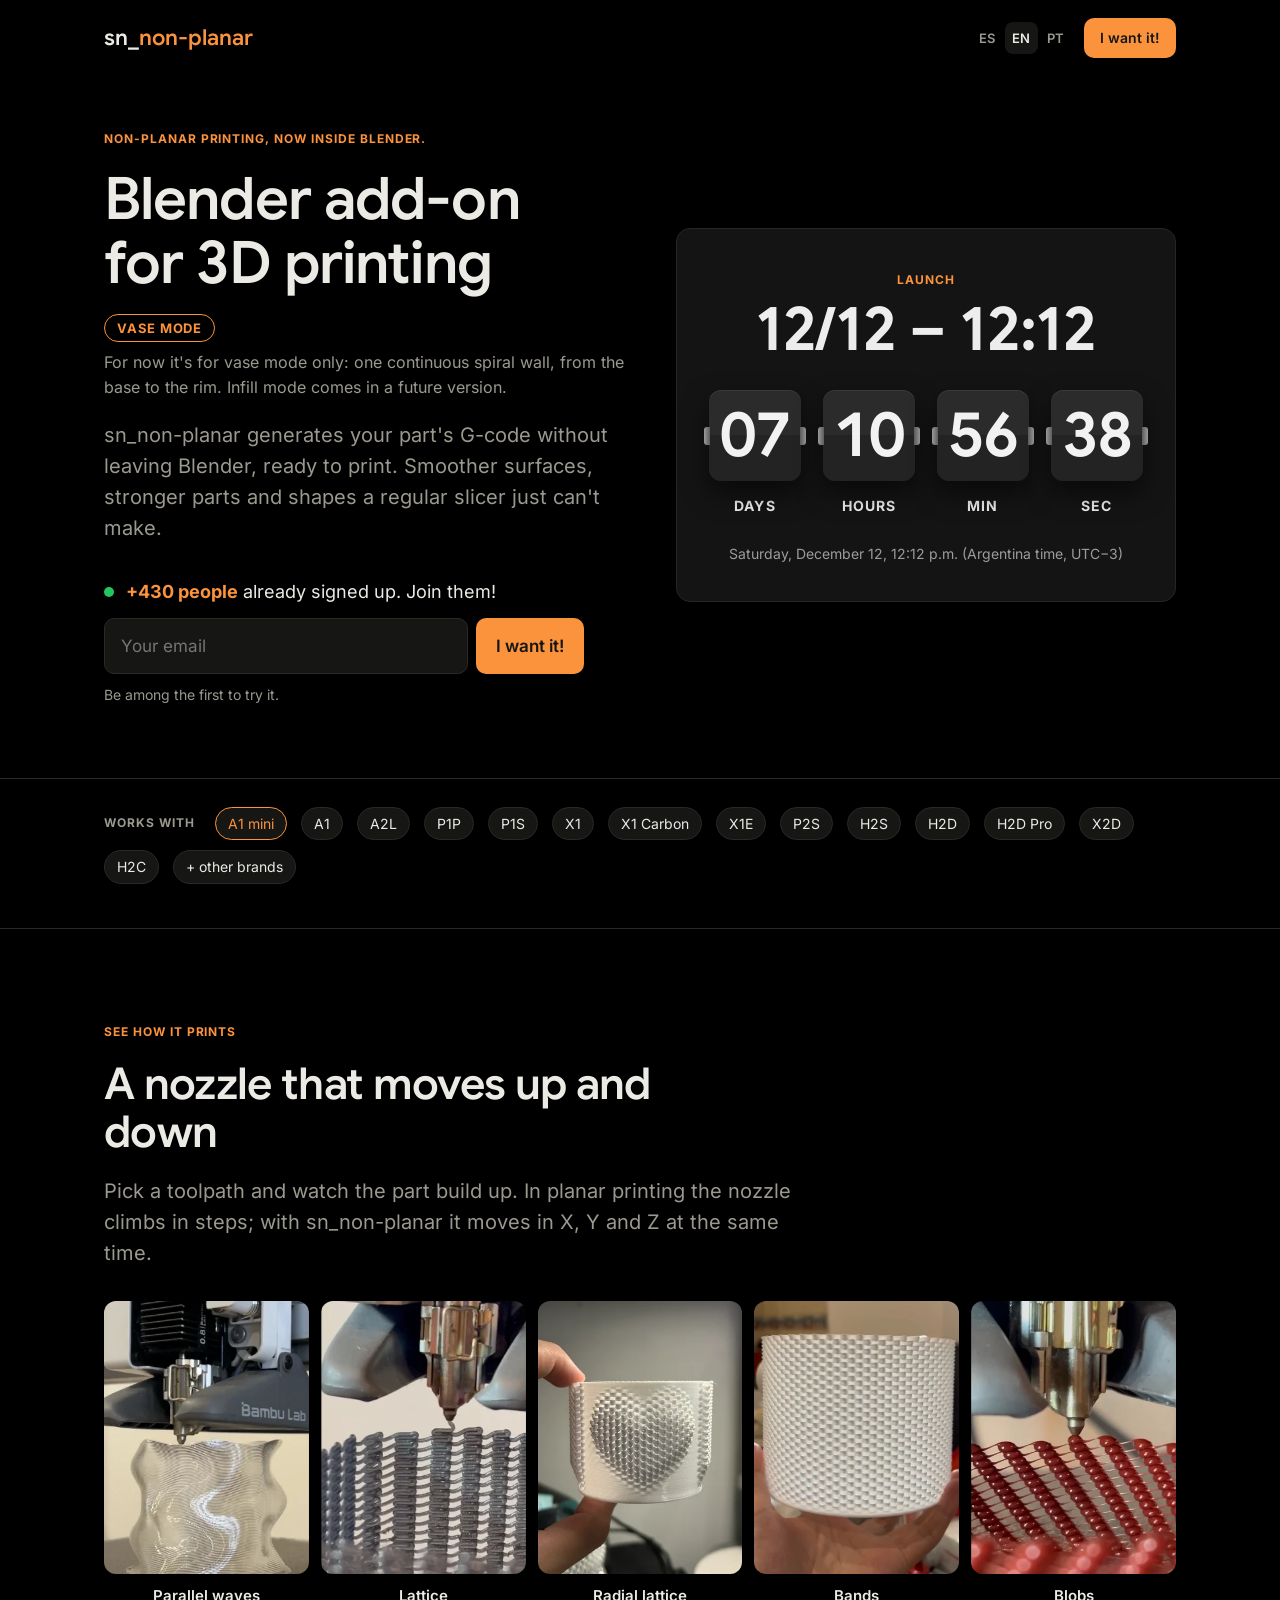
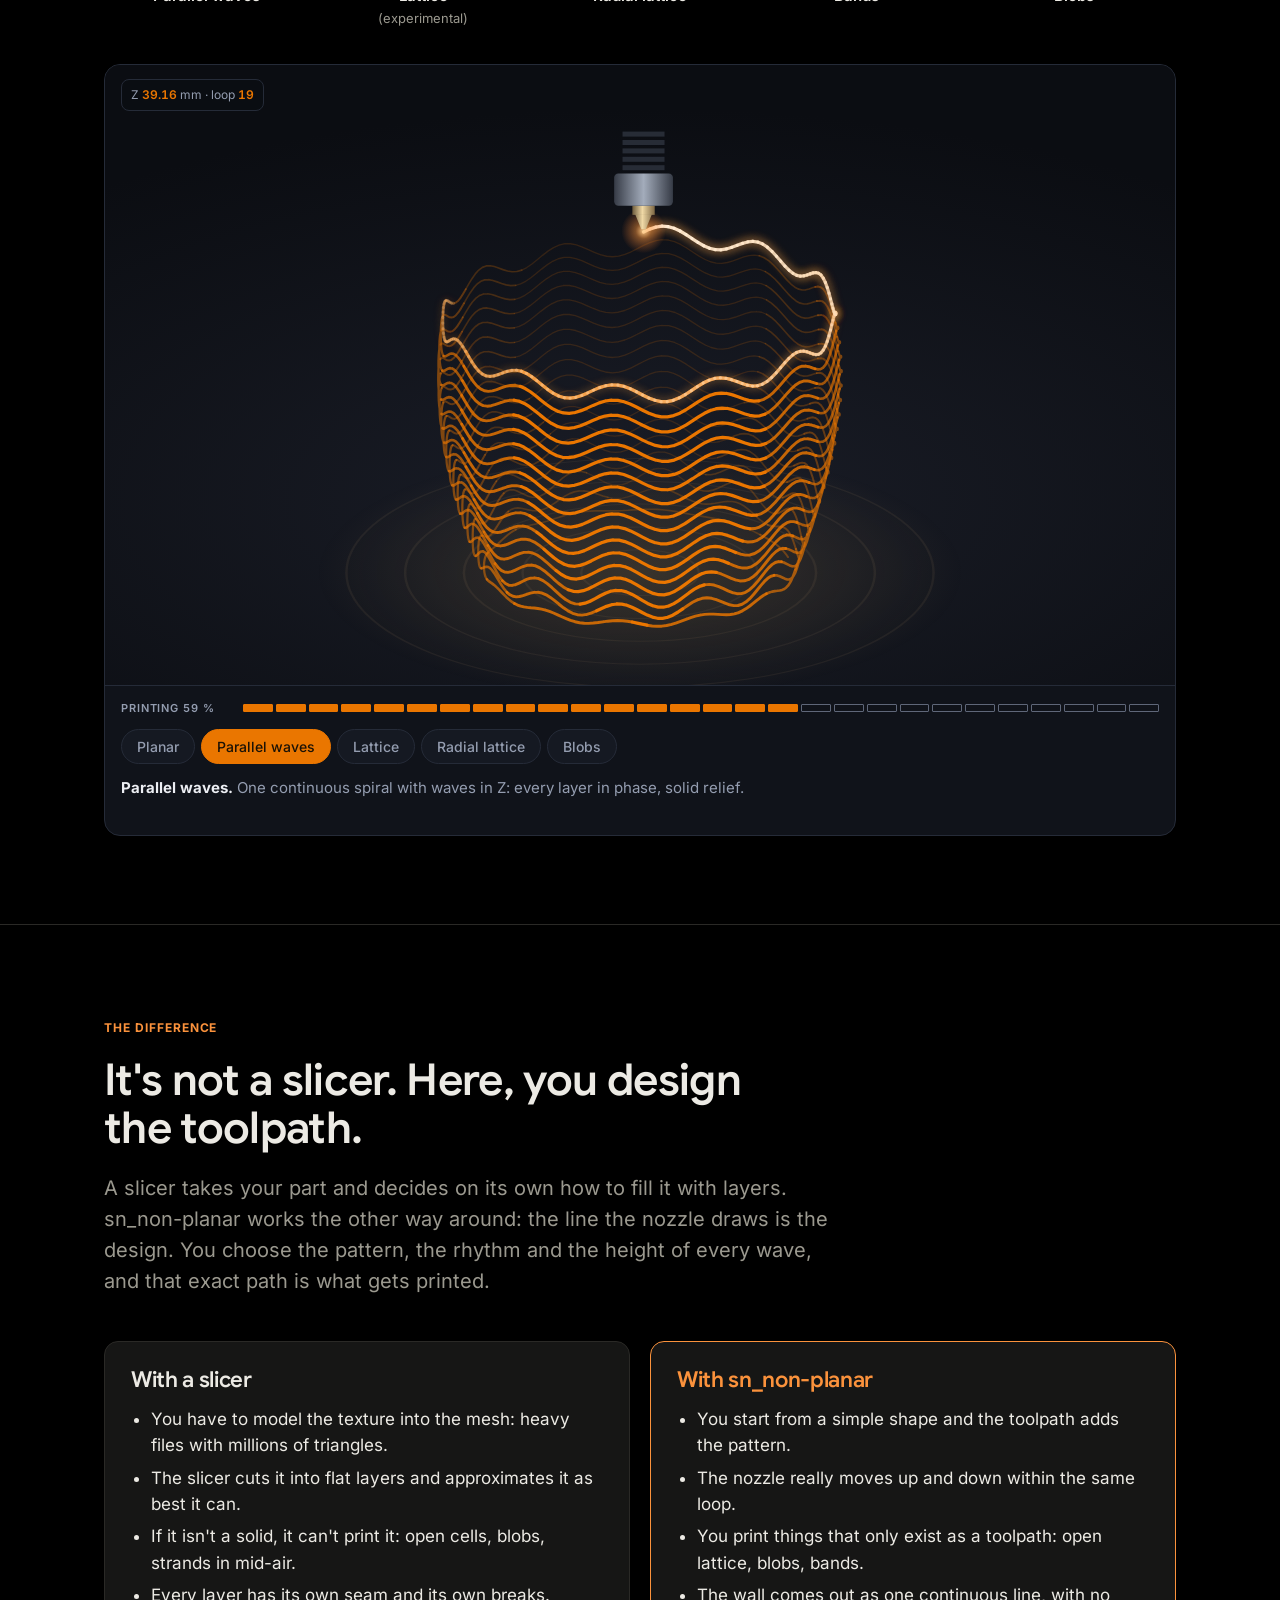
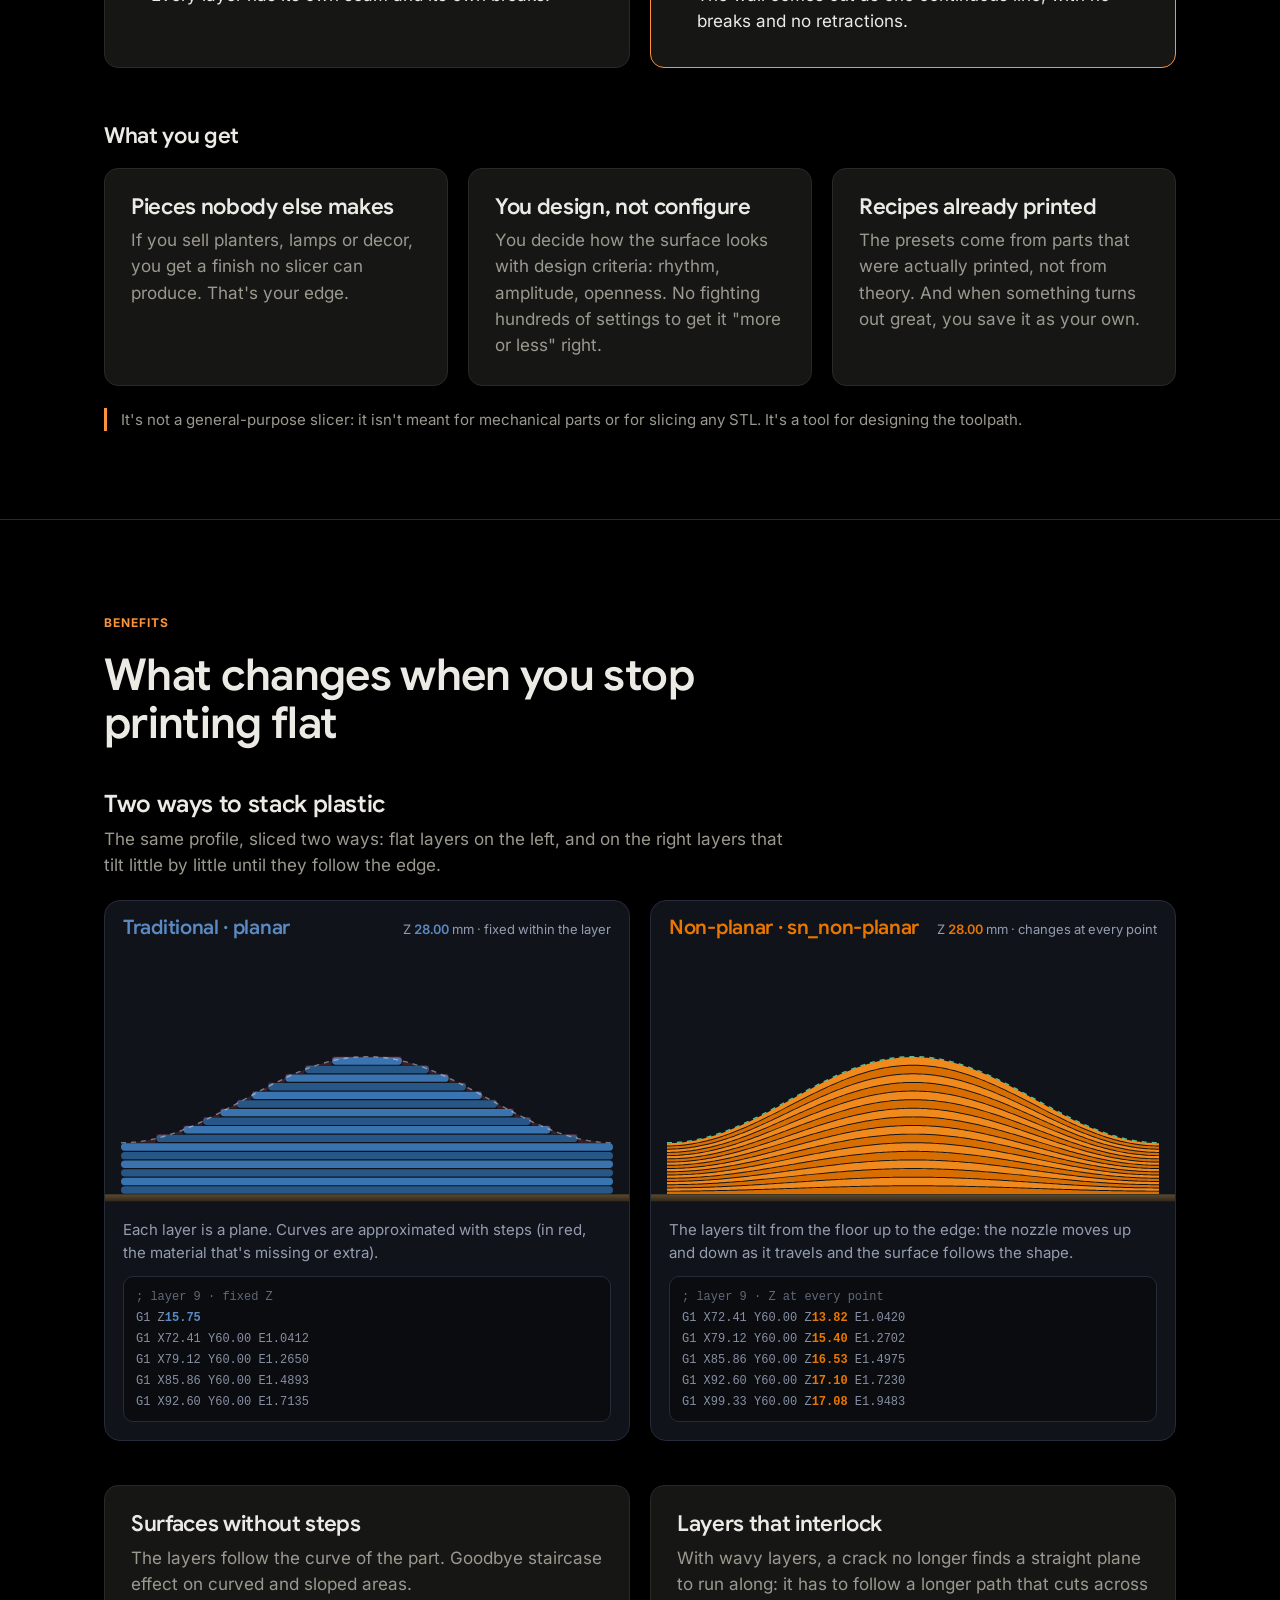
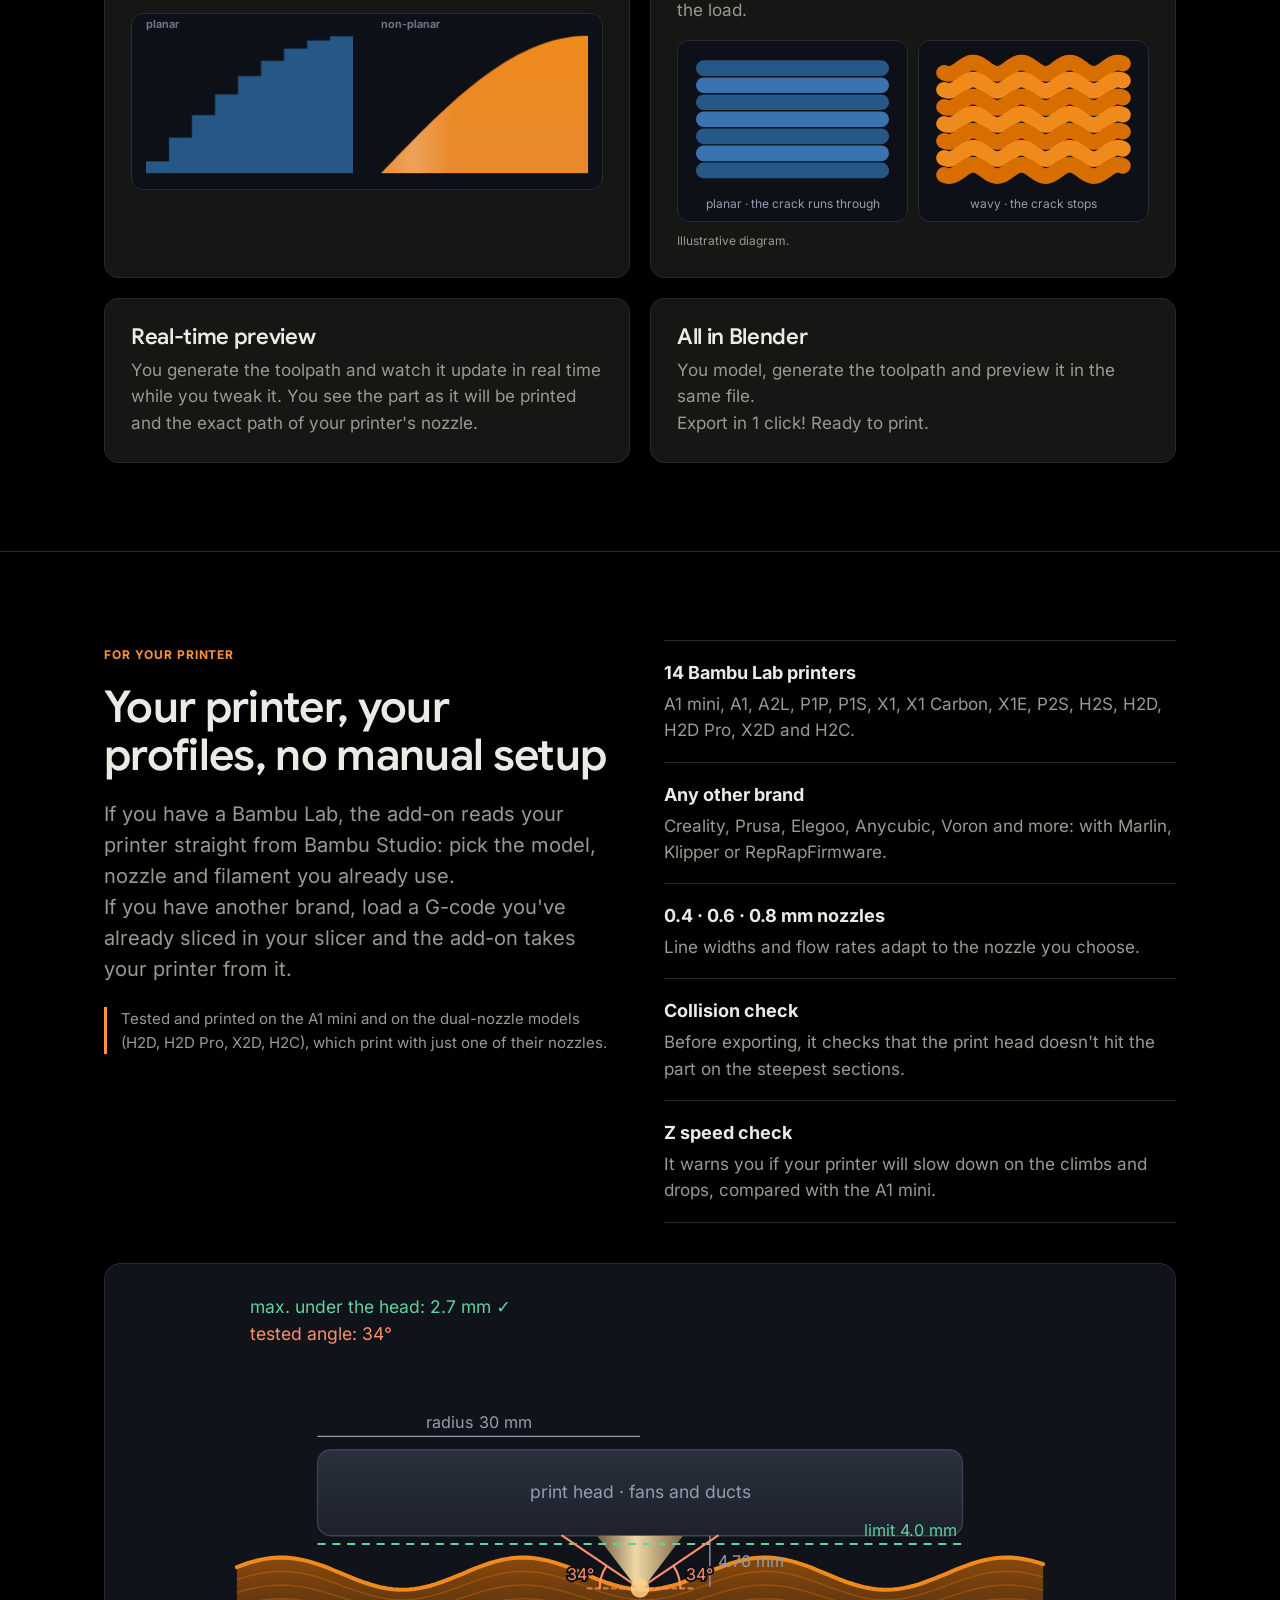
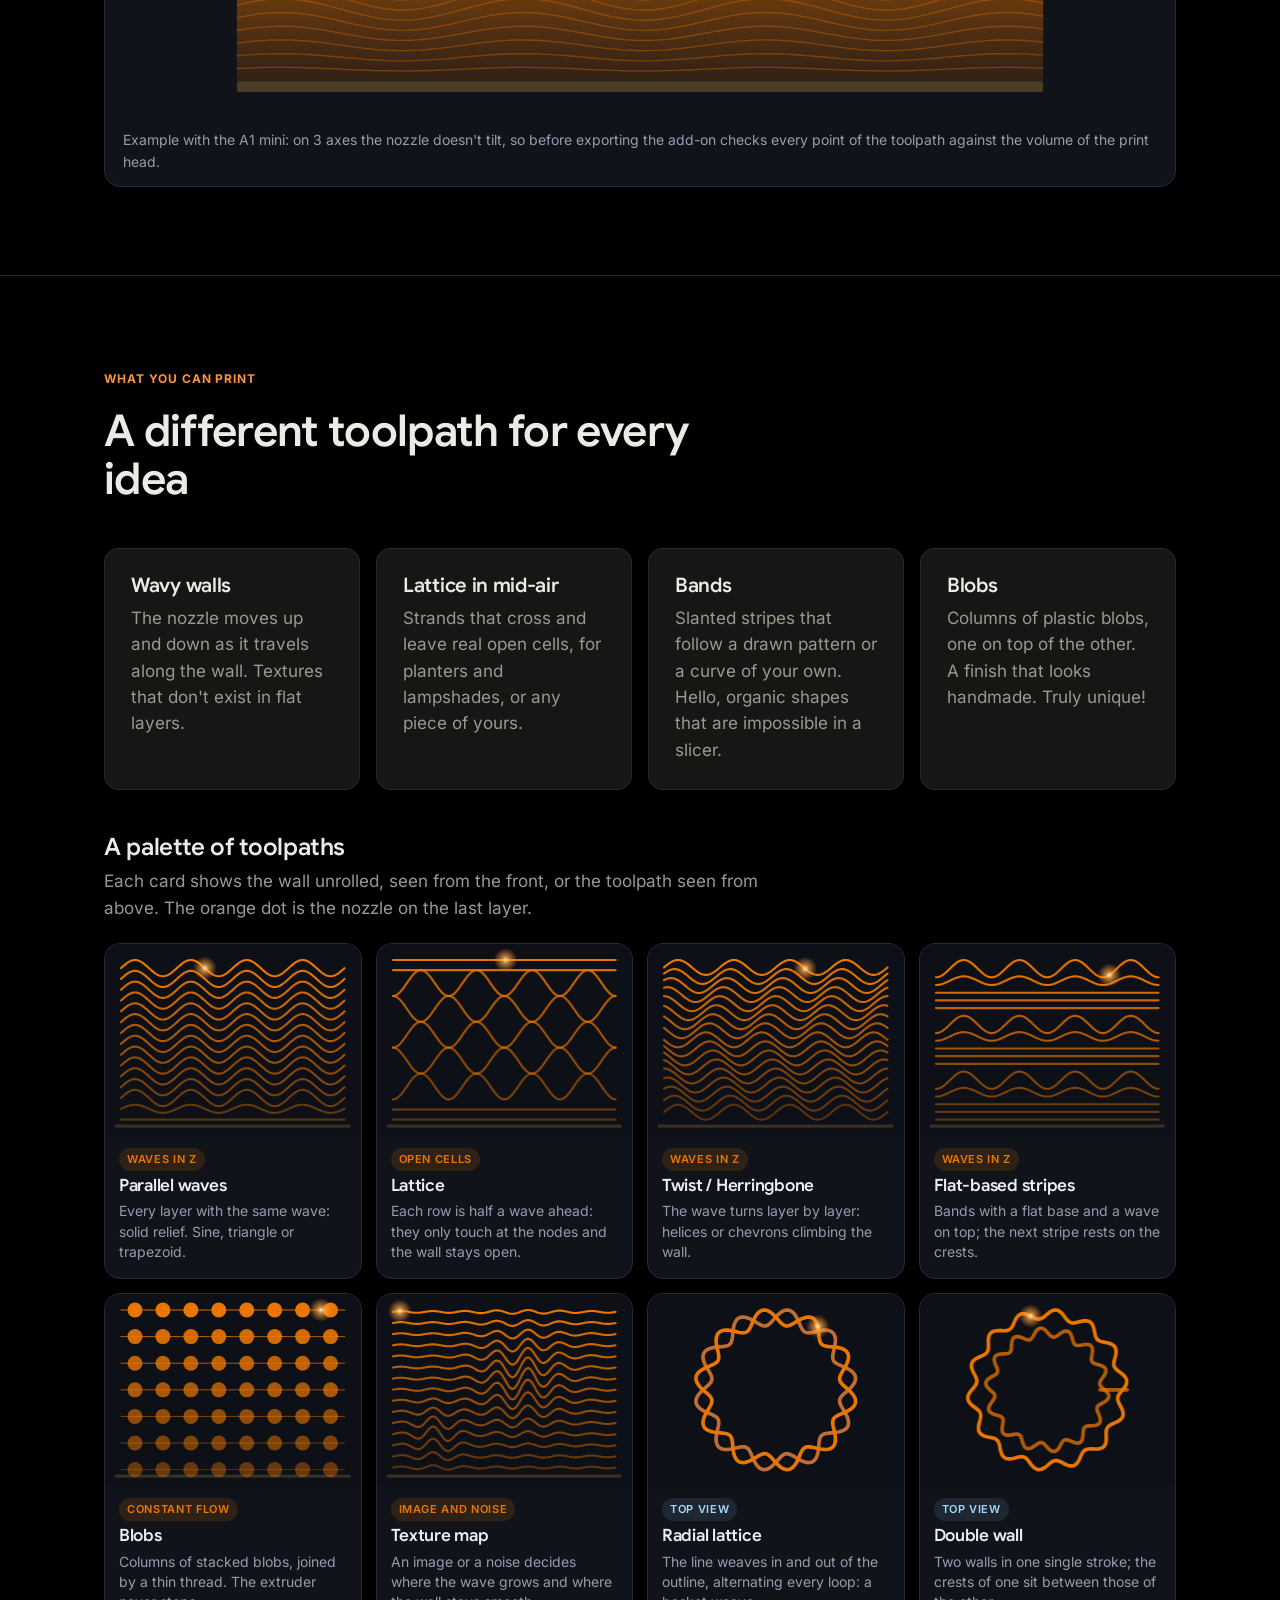
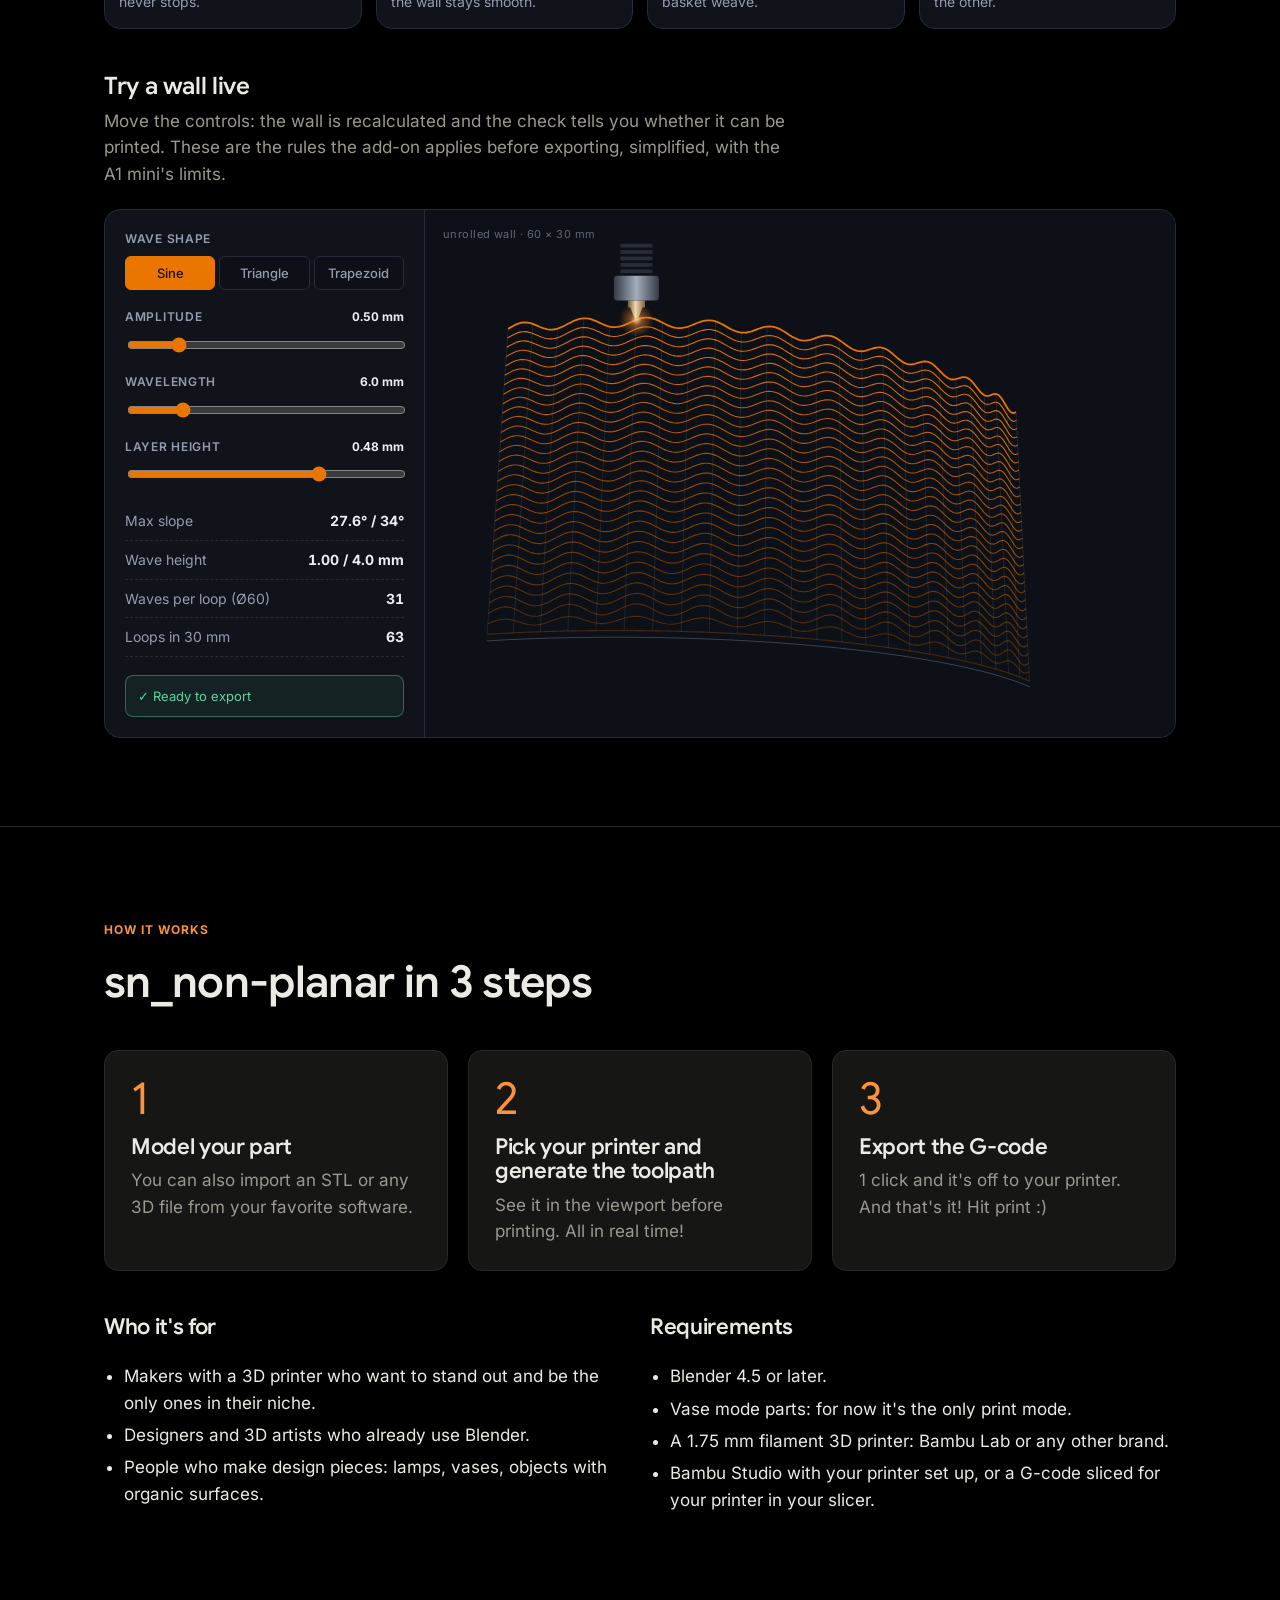
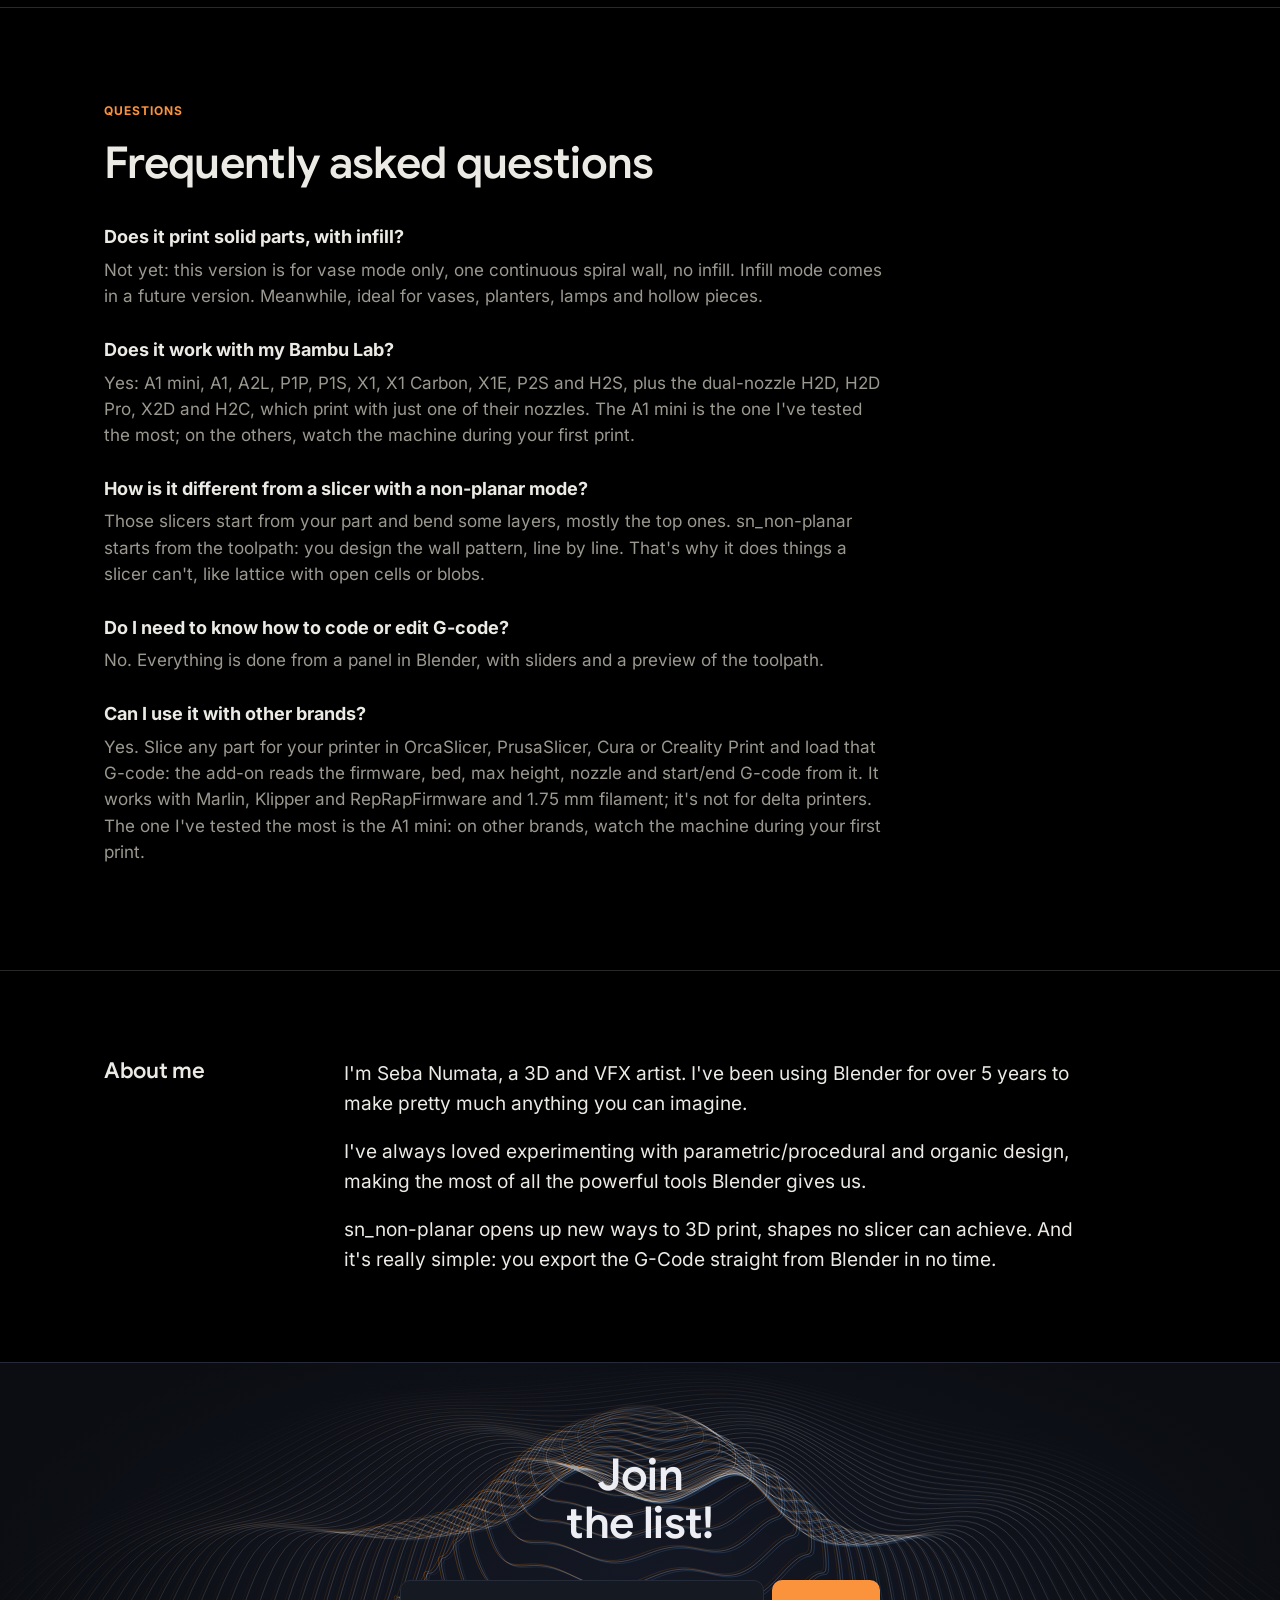
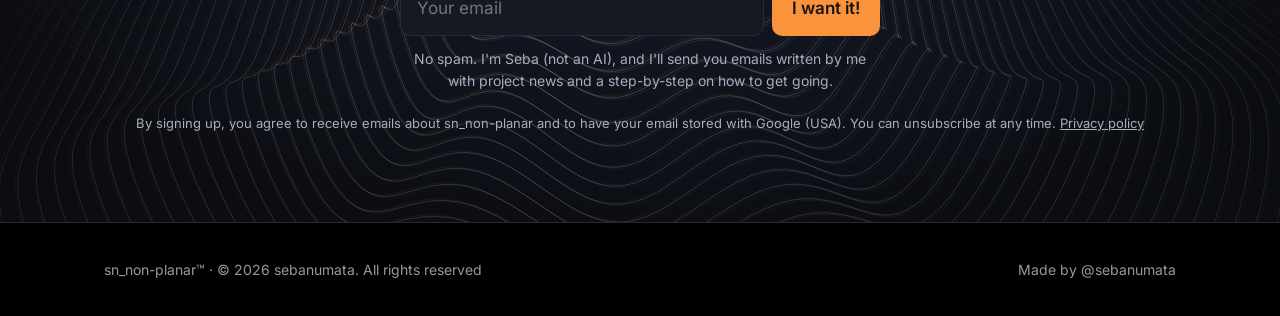
<file: en/index.html>
<!DOCTYPE html>
<html lang="en"><head>
<meta charset="utf-8">
<meta name="viewport" content="width=device-width, initial-scale=1, viewport-fit=cover">
<meta name="theme-color" content="#000000">
<meta name="sn-form-url" content="https://script.google.com/macros/s/AKfycbwIcq64hIVE4lu2l_gl42z62fqGqeSXpGKVG5U2dH2cWF48hTusnbHNkU0QBwFKvmm-/exec">
<link rel="preload" href="../fonts/google-sans-latin-normal.woff2" as="font" type="font/woff2" crossorigin>
<link rel="preload" href="../fonts/inter-latin-normal.woff2" as="font" type="font/woff2" crossorigin>
<link rel="alternate" hreflang="es" href="https://sebanumata.github.io/sn-nonplanar/">
<link rel="alternate" hreflang="en" href="https://sebanumata.github.io/sn-nonplanar/en/">
<link rel="alternate" hreflang="pt" href="https://sebanumata.github.io/sn-nonplanar/pt/">
<link rel="alternate" hreflang="x-default" href="https://sebanumata.github.io/sn-nonplanar/">
<title>sn_non-planar · Non-planar 3D printing in Blender for your 3D printer</title>
<style>
/* Tipografías incluidas en la web para que se vea igual en todos los dispositivos (SIL OFL 1.1):
   Google Sans = títulos (fonts/OFL.txt) · Inter = textos, recuadro de lanzamiento y cuadro emergente (fonts/OFL-Inter.txt) */
@font-face{font-family:'Google Sans';font-style:italic;font-weight:400 700;font-display:swap;src:url(../fonts/google-sans-latin-ext-italic.woff2) format('woff2');unicode-range:U+0100-02BA, U+02BD-02C5, U+02C7-02CC, U+02CE-02D7, U+02DD-02FF, U+0304, U+0308, U+0329, U+1D00-1DBF, U+1E00-1E9F, U+1EF2-1EFF, U+2020, U+20A0-20AB, U+20AD-20C4, U+2113, U+2C60-2C7F, U+A720-A7FF}
@font-face{font-family:'Google Sans';font-style:italic;font-weight:400 700;font-display:swap;src:url(../fonts/google-sans-latin-italic.woff2) format('woff2');unicode-range:U+0000-00FF, U+0131, U+0152-0153, U+02BB-02BC, U+02C6, U+02DA, U+02DC, U+0304, U+0308, U+0329, U+2000-206F, U+20AC, U+2122, U+2191, U+2193, U+2212, U+2215, U+FEFF, U+FFFD}
@font-face{font-family:'Google Sans';font-style:normal;font-weight:400 700;font-display:swap;src:url(../fonts/google-sans-latin-ext-normal.woff2) format('woff2');unicode-range:U+0100-02BA, U+02BD-02C5, U+02C7-02CC, U+02CE-02D7, U+02DD-02FF, U+0304, U+0308, U+0329, U+1D00-1DBF, U+1E00-1E9F, U+1EF2-1EFF, U+2020, U+20A0-20AB, U+20AD-20C4, U+2113, U+2C60-2C7F, U+A720-A7FF}
@font-face{font-family:'Google Sans';font-style:normal;font-weight:400 700;font-display:swap;src:url(../fonts/google-sans-latin-normal.woff2) format('woff2');unicode-range:U+0000-00FF, U+0131, U+0152-0153, U+02BB-02BC, U+02C6, U+02DA, U+02DC, U+0304, U+0308, U+0329, U+2000-206F, U+20AC, U+2122, U+2191, U+2193, U+2212, U+2215, U+FEFF, U+FFFD}
@font-face{font-family:'Inter';font-style:italic;font-weight:400 700;font-display:swap;src:url(../fonts/inter-latin-ext-italic.woff2) format('woff2');unicode-range:U+0100-02BA, U+02BD-02C5, U+02C7-02CC, U+02CE-02D7, U+02DD-02FF, U+0304, U+0308, U+0329, U+1D00-1DBF, U+1E00-1E9F, U+1EF2-1EFF, U+2020, U+20A0-20AB, U+20AD-20C4, U+2113, U+2C60-2C7F, U+A720-A7FF}
@font-face{font-family:'Inter';font-style:italic;font-weight:400 700;font-display:swap;src:url(../fonts/inter-latin-italic.woff2) format('woff2');unicode-range:U+0000-00FF, U+0131, U+0152-0153, U+02BB-02BC, U+02C6, U+02DA, U+02DC, U+0304, U+0308, U+0329, U+2000-206F, U+20AC, U+2122, U+2191, U+2193, U+2212, U+2215, U+FEFF, U+FFFD}
@font-face{font-family:'Inter';font-style:normal;font-weight:400 700;font-display:swap;src:url(../fonts/inter-latin-ext-normal.woff2) format('woff2');unicode-range:U+0100-02BA, U+02BD-02C5, U+02C7-02CC, U+02CE-02D7, U+02DD-02FF, U+0304, U+0308, U+0329, U+1D00-1DBF, U+1E00-1E9F, U+1EF2-1EFF, U+2020, U+20A0-20AB, U+20AD-20C4, U+2113, U+2C60-2C7F, U+A720-A7FF}
@font-face{font-family:'Inter';font-style:normal;font-weight:400 700;font-display:swap;src:url(../fonts/inter-latin-normal.woff2) format('woff2');unicode-range:U+0000-00FF, U+0131, U+0152-0153, U+02BB-02BC, U+02C6, U+02DA, U+02DC, U+0304, U+0308, U+0329, U+2000-206F, U+20AC, U+2122, U+2191, U+2193, U+2212, U+2215, U+FEFF, U+FFFD}
:root{
  /* siempre oscuro, fondo negro (también si el celular está en modo claro) */
  color-scheme:dark;
  --bg:#000; --card:#161615; --ink:#eceae4; --mut:#9b998f; --line:#2a2926; --acc:#fb923c; --acc-ink:#161614;
  --serif:"Google Sans",system-ui,-apple-system,"Segoe UI",sans-serif;
  --sans:"Inter",system-ui,-apple-system,"Segoe UI",sans-serif;
}
*{box-sizing:border-box}
html{scroll-behavior:smooth}
body{margin:0;background:var(--bg);color:var(--ink);font:17px/1.55 var(--sans)}
.wrap{max-width:1120px;margin:0 auto;padding:0 24px}
section{padding:88px 0;border-top:1px solid var(--line)}
h1,h2,h3{font-family:var(--serif);font-weight:600;letter-spacing:-.015em;line-height:1.1;margin:0}
h1{font-size:clamp(40px,6vw,72px)}
.hero-txt{container-type:inline-size}.hero-h1{font-size:min(72px,11.2cqi)}.hero-h1 span{display:block}.hero-h1 .nw{white-space:nowrap}
h2{font-size:clamp(30px,4vw,44px);max-width:22ch}
h3{font-size:22px;margin-bottom:8px}
p{margin:0}
.mut{color:var(--mut)}
.lead{font-size:20px;color:var(--mut);max-width:56ch;margin-top:20px}
.vmode{display:flex;flex-wrap:wrap;align-items:center;gap:8px 12px;margin-top:18px;font-size:16px;color:var(--mut);max-width:56ch}
.vmode-chip{display:inline-block;border:1.5px solid var(--acc);color:var(--acc);border-radius:999px;padding:3px 12px;font-size:13px;font-weight:700;letter-spacing:.06em;text-transform:uppercase;white-space:nowrap}
.tag{display:inline-block;font-size:12px;font-weight:700;letter-spacing:.08em;text-transform:uppercase;color:var(--acc);margin-bottom:18px}

/* header */
header{padding:18px 0}
header .wrap{display:flex;justify-content:space-between;align-items:center}
.logo{font-family:var(--serif);font-size:22px;font-weight:600}
.logo b{color:var(--acc);font-weight:600}
header a.btn{padding:9px 16px;font-size:14px}

/* hero */
.hero{border-top:0;padding:48px 0 72px}
.hero-grid{display:grid;grid-template-columns:1.05fr 1fr;gap:48px;align-items:center}
.launch{background:var(--card);border:1px solid var(--line);border-radius:14px;padding:36px 32px}
.launch .tag{margin-bottom:10px}
/* recuadro de lanzamiento: siempre oscuro, cuenta regresiva estilo reloj de paletas */
.launch{background:#141414;border-color:#262626;color:#f2f2f2;text-align:center;container-type:inline-size}
.launch .tag{color:#fb923c}
.fl-title{font-family:var(--serif);font-weight:700;font-size:clamp(40px,5vw,60px);line-height:1;letter-spacing:-.01em;color:#ededed}
.fl{display:grid;grid-template-columns:repeat(4,1fr);gap:clamp(14px,2vw,22px);margin-top:30px}
.fl small{display:block;margin-top:14px;font-size:14px;font-weight:700;letter-spacing:.08em;text-transform:uppercase;color:#ededed}
.fl-tile{position:relative;display:grid;place-items:center;aspect-ratio:1/1;border-radius:12px;perspective:300px;
  background:linear-gradient(#2b2b2b 0 50%,#232323 50% 100%);box-shadow:0 12px 26px rgba(0,0,0,.55),inset 0 1px 0 rgba(255,255,255,.07)}
.fl-tile::before{content:"";position:absolute;left:-5px;right:-5px;top:50%;height:18px;margin-top:-9px;z-index:1;
  background:linear-gradient(90deg,#9a9a9a 0,#5c5c5c 6px,transparent 6px,transparent calc(100% - 6px),#5c5c5c calc(100% - 6px),#9a9a9a 100%);border-radius:3px}
.fl-tile b{font-family:var(--serif);font-weight:700;font-size:14cqi;line-height:1;color:#f2f2f2;font-variant-numeric:tabular-nums;letter-spacing:-.02em}
.fl-tile b.flip{animation:flFlip .22s ease-out}
@keyframes flFlip{0%{transform:translateY(-6%);opacity:.6}100%{transform:none;opacity:1}}
.fl-sub{margin-top:26px;font-size:14px;color:#9c9c9c}
.launch,.launch .launch-date,.launch .count b,.launch .launch-done,dialog.aviso,dialog.aviso h3{font-family:var(--sans)}
.launch-done{font-family:var(--serif);font-size:32px;margin-top:24px}
form.join{display:flex;gap:8px;margin-top:32px;max-width:480px}
form.join input{flex:1;font:inherit;padding:14px 16px;border-radius:10px;border:1px solid var(--line);background:var(--card);color:var(--ink)}
.btn{display:inline-block;font:inherit;font-weight:600;padding:14px 20px;border-radius:10px;border:0;background:var(--acc);color:var(--acc-ink);text-decoration:none;cursor:pointer;white-space:nowrap}
.under{font-size:14px;color:var(--mut);margin-top:10px}
/* "+300 personas ya se anotaron", arriba del formulario de arriba */
.social{display:flex;align-items:center;gap:12px;margin-top:36px;font-size:18px;line-height:1.35;color:var(--ink)}
.social b{color:var(--acc);font-weight:700}
.social-dot{flex:none;width:10px;height:10px;border-radius:50%;background:#22c55e;animation:snPulso 2s ease-out infinite}
@keyframes snPulso{0%{box-shadow:0 0 0 0 rgba(34,197,94,.55)}70%{box-shadow:0 0 0 10px rgba(34,197,94,0)}100%{box-shadow:0 0 0 0 rgba(34,197,94,0)}}
.social + form.join{margin-top:14px}
/* fotos de piezas impresas, antes de la animación */
.prints{display:grid;grid-template-columns:repeat(5,1fr);gap:12px;margin:32px 0 30px}
.prints figure{margin:0}
.prints img{display:block;width:100%;aspect-ratio:3/4;object-fit:cover;border-radius:12px;background:#111}
.prints figcaption{margin-top:10px;text-align:center;font-weight:600;font-size:15px}
.prints .exp{display:block;color:var(--mut);font-weight:400;font-size:13px}
.hp{position:absolute!important;left:-9999px;width:1px;height:1px;opacity:0}
form.join[hidden]{display:none}
.join-msg{margin-top:14px;font-weight:600}
.hero-txt .join-msg{order:5}   /* en celular el hero se reordena: el mensaje va donde estaba el formulario */
.join-msg.err{color:var(--acc)}
.join-msg a{color:var(--acc);font-weight:700}
/* cuadro "Revisá tu mail" después de anotarse */
dialog.aviso{border:1px solid var(--line);border-radius:18px;background:var(--card);color:var(--ink);padding:34px 30px 28px;
  width:min(440px,calc(100vw - 32px));text-align:center;box-shadow:0 24px 70px rgba(0,0,0,.35)}
dialog.aviso::backdrop{background:rgba(10,10,9,.6);-webkit-backdrop-filter:blur(3px);backdrop-filter:blur(3px)}
dialog.aviso[open]{animation:aviso-in .22s ease-out}
@keyframes aviso-in{from{opacity:0;transform:translateY(12px) scale(.97)}to{opacity:1;transform:none}}
.aviso-ico{width:64px;height:64px;margin:0 auto 18px;border-radius:50%;display:grid;place-items:center;
  background:color-mix(in srgb,var(--acc) 14%,transparent);color:var(--acc)}
.aviso h3{font-size:28px;margin:0 0 10px}
.aviso p{color:var(--mut);margin:0 0 6px}
.aviso p b{color:var(--ink);overflow-wrap:anywhere}
.aviso .aviso-spam{font-size:14px;margin-top:12px}
.aviso .btn{display:block;width:100%;margin-top:22px;min-height:50px}
.aviso .aviso-cerrar{display:block;width:100%;margin-top:8px;background:none;border:0;color:var(--mut);font:inherit;font-size:15px;
  padding:10px;cursor:pointer;text-decoration:underline}

/* printers strip */
.strip{padding:28px 0;border-top:1px solid var(--line)}
.strip .wrap{display:flex;flex-wrap:wrap;gap:10px 14px;align-items:center}
.strip small{font-size:12px;font-weight:700;letter-spacing:.08em;text-transform:uppercase;color:var(--mut);margin-right:6px}
.chip{display:inline-block;font-size:14px;padding:5px 12px;border-radius:99px;border:1px solid var(--line);background:var(--card)}
.chip.ok{border-color:var(--acc);color:var(--acc)}
/* impresoras clickeables: al tocar una se pinta y aparece "¡Sí!" debajo */
.strip .chip{position:relative;cursor:pointer;user-select:none;transition:border-color .15s,color .15s,background .15s}
.strip .chip:hover{border-color:color-mix(in srgb,var(--acc) 60%,var(--line))}
.strip .chip:focus-visible{outline:2px solid var(--acc);outline-offset:2px}
.strip .chip.si{border-color:var(--acc);color:var(--acc);background:color-mix(in srgb,var(--acc) 10%,var(--card))}
.strip .chip.si::after{content:"¡Sí!";position:absolute;left:50%;top:calc(100% + 7px);transform:translateX(-50%);
  font-size:14px;color:var(--mut);white-space:nowrap;pointer-events:none;animation:si-in .2s ease-out}
html[lang="en"] .strip .chip.si::after{content:"Yes!"}
html[lang="pt"] .strip .chip.si::after{content:"Sim!"}
@keyframes si-in{from{opacity:0;transform:translate(-50%,-4px)}to{opacity:1;transform:translate(-50%,0)}}
.strip{padding-bottom:44px}

/* grids */
.grid3{display:grid;grid-template-columns:repeat(3,1fr);gap:20px;margin-top:44px}
.grid2{display:grid;grid-template-columns:repeat(2,1fr);gap:20px;margin-top:44px}
.card{background:var(--card);border:1px solid var(--line);border-radius:14px;padding:26px}
.card p{color:var(--mut)}
.num{font-family:var(--serif);font-size:44px;color:var(--acc);line-height:1;margin-bottom:14px}
.card.us{border-color:var(--acc)}
.card.us h3{color:var(--acc)}
.card ul.who{margin-top:14px}
.gain{margin-top:56px}

/* modes */
.modes{display:grid;grid-template-columns:repeat(auto-fit,minmax(190px,1fr));gap:16px;margin-top:44px}
.modes .card h3{font-size:20px}

/* bambu */
.bambu{display:grid;grid-template-columns:1fr 1fr;gap:48px;align-items:start}
.facts{list-style:none;margin:0;padding:0}
.facts li{padding:18px 0;border-bottom:1px solid var(--line)}
.facts li:first-child{border-top:1px solid var(--line)}
.facts strong{display:block;font-size:18px;margin-bottom:4px}
.facts span{color:var(--mut)}
.note{margin-top:22px;font-size:15px;color:var(--mut);border-left:3px solid var(--acc);padding-left:14px}

/* lists */
ul.who{margin:24px 0 0;padding-left:20px}
ul.who li{margin:6px 0}
.req{margin-top:28px;font-size:15px;color:var(--mut)}

/* faq */
.faq{margin-top:36px;max-width:780px}
.faq dt{font-weight:700;font-size:18px;margin-top:26px}
.faq dd{margin:6px 0 0;color:var(--mut)}

/* about + cta */
.about{display:grid;grid-template-columns:200px 1fr;gap:40px;align-items:start}
.about p{font-size:19px;max-width:62ch}
.about-txt p+p{margin-top:1em}
.cta{text-align:center}
.cta h2{margin:0 auto;max-width:20ch}
.cta form.join{margin:32px auto 0}
.cta .under{max-width:52ch;margin:12px auto 0}
.legal{font-size:13px;color:var(--mut);margin-top:22px}
.legal a{color:inherit;text-decoration:underline}
footer{padding:36px 0;border-top:1px solid var(--line);font-size:14px;color:var(--mut)}
footer .wrap{display:flex;flex-wrap:wrap;justify-content:space-between;gap:8px 24px}

/* barra fija de celular (oculta en compu) */
.mbar{display:none}
body{overflow-x:clip}

@media (max-width:860px){
  .hero-grid,.bambu,.about,.grid3,.grid2{grid-template-columns:1fr}
  section{padding:64px 0}
  .bambu{gap:32px}
  .about{gap:12px}
}

/* ===== celular ===== */
@media (max-width:600px){
  body{font-size:16px;line-height:1.5}
  .wrap{padding:0 max(18px,env(safe-area-inset-left)) 0 max(18px,env(safe-area-inset-right))}
  section{padding:52px 0}
  h1{font-size:clamp(34px,10.5vw,46px);line-height:1.05}
  .hero-h1{font-size:min(46px,calc((100vw - 40px) / 8.7))}
  h2{font-size:clamp(27px,8vw,34px)}
  h3{font-size:20px}
  .lead{font-size:17px;margin-top:14px}
  .tag{font-size:11px;margin-bottom:12px}

  /* header fijo arriba, compacto */
  header{position:sticky;top:0;z-index:50;padding:10px 0;background:color-mix(in srgb,var(--bg) 88%,transparent);
    -webkit-backdrop-filter:blur(10px);backdrop-filter:blur(10px);border-bottom:1px solid var(--line)}
  .logo{font-size:19px}
  header a.btn{padding:8px 14px;font-size:14px}

  /* hero: título + Vase Mode → lanzamiento → formulario → textos explicativos */
  .hero{padding:26px 0 44px}
  .hero-grid{display:flex;flex-direction:column;gap:0;align-items:stretch}
  .hero-txt .tag{align-self:flex-start}
  .hero-txt{display:contents}
  .hero-txt .tag{order:1}
  .hero-txt h1{order:2}
  .hero-txt .vmode{display:contents}
  .hero-txt .vmode-chip{order:2;align-self:flex-start;margin-top:14px}
  .launch{order:3;margin-top:24px;padding:20px 18px}
  .hero-txt .social{order:4;margin-top:26px;justify-content:center;font-size:16px;text-align:left}
  .hero-txt form.join{order:4}
  .hero-txt .join-msg{order:4}
  .hero-txt .social + form.join{margin-top:12px}
  .prints{grid-template-columns:none;grid-auto-flow:column;grid-auto-columns:44%;overflow-x:auto;scroll-snap-type:x mandatory;
    margin:22px -24px 24px;padding:0 24px;scroll-padding:0 24px;scrollbar-width:none;-webkit-overflow-scrolling:touch}
  .prints::-webkit-scrollbar{display:none}
  .prints figure{scroll-snap-align:start}
  .prints figcaption{font-size:14px}
  .hero-txt .under{order:5}
  .hero-txt .vmode-txt{order:6;margin-top:28px;font-size:15px;color:var(--mut)}
  .hero-txt .lead{order:7}
  .launch .tag{margin-bottom:6px}
  .fl-title{font-size:clamp(36px,11vw,46px)}
  .fl{gap:10px;margin-top:20px}
  .fl-tile{border-radius:9px}
  .fl-tile::before{left:-3px;right:-3px;height:12px;margin-top:-6px;background:linear-gradient(90deg,#9a9a9a 0,#5c5c5c 4px,transparent 4px,transparent calc(100% - 4px),#5c5c5c calc(100% - 4px),#9a9a9a 100%)}
  .fl small{font-size:11px;margin-top:9px;letter-spacing:.05em}
  .fl-sub{margin-top:16px;font-size:13px}

  /* formularios a todo el ancho, fáciles de tocar */
  form.join{flex-direction:column;margin-top:20px;max-width:none}
  form.join input{font-size:16px;padding:15px 16px;min-height:52px}
  form.join .btn{width:100%;min-height:52px;font-size:17px}
  .under{font-size:13px;text-align:center}

  /* impresoras: una sola fila que se desliza */
  .strip{padding:16px 0 4px}
  .strip .wrap{flex-wrap:nowrap;overflow-x:auto;scrollbar-width:none;-webkit-overflow-scrolling:touch;
    -webkit-mask-image:linear-gradient(90deg,#000 85%,transparent);mask-image:linear-gradient(90deg,#000 85%,transparent)}
  .strip .wrap::-webkit-scrollbar{display:none}
  .strip small,.chip{flex:none}
  .chip{font-size:13px}
  .strip .wrap{padding-bottom:30px}
  .strip .chip.si::after{font-size:13px}

  /* tarjetas */
  .grid3,.grid2{gap:12px;margin-top:26px}
  .card{padding:20px}
  .num{font-size:34px;margin-bottom:8px}
  .grid3 .card:has(.num){display:grid;grid-template-columns:auto 1fr;column-gap:14px;align-items:start}
  .grid3 .card .num{grid-row:span 2;margin:0}

  /* modos: carrusel que se desliza con el dedo */
  .modes{display:flex;gap:12px;overflow-x:auto;scroll-snap-type:x mandatory;scrollbar-width:none;margin:26px -18px 0;padding:0 18px 6px;scroll-padding:0 18px}
  .modes::-webkit-scrollbar{display:none}
  .modes .card{flex:0 0 78%;scroll-snap-align:start}

  .facts li{padding:14px 0}
  .facts strong{font-size:17px}
  .note{font-size:14px}
  ul.who{margin-top:12px}
  .faq{margin-top:20px}
  .faq dt{font-size:17px;margin-top:20px}
  .about p{font-size:17px}
  .cta h2{font-size:clamp(28px,8.5vw,36px)}
  .cta form.join{margin-top:22px}
  .legal{font-size:12px}
  footer{padding:28px 0 calc(96px + env(safe-area-inset-bottom))}

  /* barra fija abajo */
  .mbar{display:flex;position:fixed;left:0;right:0;bottom:0;z-index:60;gap:12px;align-items:center;justify-content:space-between;
    padding:10px max(16px,env(safe-area-inset-right)) calc(10px + env(safe-area-inset-bottom)) max(16px,env(safe-area-inset-left));
    background:color-mix(in srgb,var(--bg) 92%,transparent);-webkit-backdrop-filter:blur(10px);backdrop-filter:blur(10px);
    border-top:1px solid var(--line);transform:translateY(110%);transition:transform .25s ease}
  .mbar.show{transform:none}
  .mbar-txt{font-size:13px;font-weight:600;line-height:1.25}
  .mbar .btn{padding:12px 18px;font-size:15px}
}

/* ===== gráficos animados (vienen de la presentación de octubre). Siempre sobre paneles oscuros, en los dos temas ===== */
.viz{background:#10131a;border:1px solid #252b38;border-radius:16px;overflow:hidden;color:#eceef3;position:relative}
.viz h3{color:#eceef3}
#hero3d{display:block;width:100%;aspect-ratio:16/10;max-height:min(620px,72vh);background:radial-gradient(120% 90% at 50% 70%,#1a1d27 0%,#0b0d12 70%)}
.vstage{margin-top:36px}
.vread{position:absolute;top:14px;left:16px;font-size:12px;color:#949db0;background:rgba(11,13,18,.72);border:1px solid #252b38;border-radius:8px;padding:6px 9px;font-variant-numeric:tabular-nums}
.vread:empty{display:none}
.vread b{color:#ea7600;font-weight:600}
.vui{padding:14px 16px 16px;display:flex;flex-direction:column;gap:12px;border-top:1px solid #252b38}
.vprog{display:flex;gap:10px;align-items:center}
.vprog-l{font-size:11px;font-weight:600;letter-spacing:.08em;color:#949db0;min-width:16ch;font-variant-numeric:tabular-nums}
.vcells{display:flex;gap:3px;flex:1;min-width:0}
.vcells i{flex:1;height:8px;border:1px solid #5f6779;border-radius:1px}
.vcells i.on{background:#ea7600;border-color:#ea7600}
.vmodes{display:flex;flex-wrap:wrap;gap:6px}
.vmodes button{font:500 14px var(--sans);color:#949db0;background:#151922;border:1px solid #252b38;border-radius:99px;padding:8px 15px;cursor:pointer;transition:.2s}
.vmodes button:hover{color:#eceef3;border-color:#5f6779}
.vmodes button[aria-pressed="true"]{color:#1a1206;background:#ea7600;border-color:#ea7600}
.vmodes button.planar[aria-pressed="true"]{background:#5b8ac2;border-color:#5b8ac2;color:#0b0f17}
.vcap{font-size:15px;color:#949db0;min-height:2.9em}
.vcap b{color:#eceef3}

.vsub{margin-top:44px;font-size:24px}
.vsubp{color:var(--mut);margin-top:8px;max-width:62ch}
.vduo{display:grid;grid-template-columns:1fr 1fr;gap:20px;margin-top:22px}
.vpanel{display:flex;flex-direction:column}
.vpanel-head{display:flex;justify-content:space-between;align-items:baseline;gap:10px;padding:16px 18px 0;flex-wrap:wrap}
.vpanel-head h3{font-size:20px;margin:0}
.vpl h3{color:#5b8ac2!important}
.vnp h3{color:#ea7600!important}
.vz{font-size:13px;color:#949db0;font-variant-numeric:tabular-nums}
.vz b{font-weight:600}
.vpl .vz b{color:#5b8ac2}
.vnp .vz b{color:#ea7600}
.vcmp{display:block;width:100%;aspect-ratio:16/8.5}
.vfoot{padding:0 18px 18px;display:flex;flex-direction:column;gap:12px}
.vfoot p{color:#949db0;font-size:15px}
.vgcode{font:12px/1.75 ui-monospace,Consolas,monospace;background:#0a0c10;border:1px solid #252b38;border-radius:10px;padding:10px 12px;height:calc(1.75em * 6 + 20px);overflow:hidden;color:#8790a3;white-space:pre}
.vgcode .z{color:#5b8ac2;font-weight:600}
.vnp .vgcode .z{color:#ea7600}
.vgcode .lbl{color:#5f6779}
.vgcode div{animation:vgin .25s ease-out}
@keyframes vgin{from{opacity:0;transform:translateY(6px)}to{opacity:1;transform:none}}

.vsurf{display:block;width:100%;aspect-ratio:16/6;background:#0d1016;border:1px solid #252b38;border-radius:12px;margin-top:16px}
.vcrack{display:grid;grid-template-columns:1fr 1fr;gap:10px;margin-top:16px}
.vcrack figure{margin:0;background:#0d1016;border:1px solid #252b38;border-radius:12px;padding:8px}
.vcrack figcaption{font-size:12px;color:#949db0;text-align:center;margin-top:4px}
.vcrack svg{width:100%;height:auto;display:block}
.crack{fill:none;stroke:#ff5d6c;stroke-width:3;stroke-linejoin:round;stroke-linecap:round}
.crack.full{stroke-dasharray:420;stroke-dashoffset:420;animation:crackrun 4s ease-in infinite}
.crack.short{stroke-dasharray:90;stroke-dashoffset:90;animation:crackstop 4s ease-out infinite}
@keyframes crackrun{0%{stroke-dashoffset:420}55%,100%{stroke-dashoffset:0}}
@keyframes crackstop{0%{stroke-dashoffset:90}35%,100%{stroke-dashoffset:0}}
.stopmark{opacity:0;animation:stopm 4s infinite}
@keyframes stopm{0%,33%{opacity:0}40%,100%{opacity:1}}
.vsmall{font-size:12px;color:var(--mut);margin-top:10px}

.vpats{display:grid;grid-template-columns:repeat(4,1fr);gap:14px;margin-top:22px}
.vpat{display:flex;flex-direction:column}
.vpat canvas{display:block;width:100%;aspect-ratio:4/3;background:#0d1016}
.vpat .vb{padding:12px 14px 16px;display:flex;flex-direction:column;gap:6px}
.vpat h3{font-size:17px;margin:0}
.vpat p{font-size:14px;color:#949db0;line-height:1.45}
.vchip{align-self:flex-start;font-size:11px;font-weight:600;letter-spacing:.06em;text-transform:uppercase;color:#ea7600;background:rgba(234,118,0,.14);border-radius:99px;padding:3px 8px}
.vchip.top{color:#9fd8ff;background:rgba(159,216,255,.1)}

.vcon{display:grid;grid-template-columns:320px 1fr;margin-top:22px}
.vcon > *{min-width:0}
.vctrl{padding:20px;display:flex;flex-direction:column;gap:18px;border-right:1px solid #252b38}
.vctl{display:flex;flex-direction:column;gap:8px}
.vctl-l{display:flex;justify-content:space-between;gap:8px;font-size:12px;font-weight:600;letter-spacing:.06em;text-transform:uppercase;color:#949db0}
.vctl-l b{color:#eceef3;text-transform:none;letter-spacing:0;font-variant-numeric:tabular-nums}
.vctl input[type=range]{width:100%;accent-color:#ea7600;cursor:pointer}
.vseg{display:grid;grid-template-columns:repeat(3,1fr);gap:4px}
.vseg button{font:500 13px var(--sans);color:#949db0;background:#0d1016;border:1px solid #252b38;border-radius:6px;padding:8px 4px;cursor:pointer}
.vseg button[aria-pressed="true"]{color:#1a1206;background:#ea7600;border-color:#ea7600}
.vreadout div{display:flex;justify-content:space-between;gap:10px;padding:8px 0;border-bottom:1px dashed #252b38;font-size:14px;color:#949db0}
.vreadout b{color:#eceef3;font-variant-numeric:tabular-nums;white-space:nowrap}
.vreadout b.bad{color:#ff5d6c}
.vstat{font-size:13px;padding:10px 12px;border-radius:8px;border:1px solid rgba(95,211,160,.4);color:#5fd3a0;background:rgba(95,211,160,.08)}
.vstat.bad{border-color:rgba(255,93,108,.45);color:#ff5d6c;background:rgba(255,93,108,.08)}
.vview{position:relative;min-height:360px;background:#0d1016}
#conC{position:absolute;inset:0;width:100%;height:100%;display:block}
.vhud{position:absolute;font-size:11px;color:#5f6779;letter-spacing:.04em;pointer-events:none}

.vhead{margin-top:40px;padding:14px}
#headsvg{display:block;width:100%;max-width:860px;margin:0 auto;height:auto}
#headsvg text{font-family:var(--sans)}
.vhead p{color:#949db0;font-size:14px;margin-top:8px;padding:0 4px}

section.cta.vdark{position:relative;overflow:hidden;background:radial-gradient(70% 80% at 50% 45%,#141824 0%,#0b0d12 75%);color:#eceef3;border-top-color:#252b38}
section.cta.vdark .wrap{position:relative;z-index:1}
section.cta.vdark .under,section.cta.vdark .legal{color:#a7aebd}
section.cta.vdark form.join input{background:#151922;border-color:#252b38;color:#eceef3}
section.cta.vdark .join-msg{color:#eceef3}
#intro{position:absolute;inset:0;width:100%;height:100%;display:block;opacity:.6;pointer-events:none}

@media (max-width:860px){
  .vduo{grid-template-columns:1fr}
  .vpats{grid-template-columns:repeat(2,1fr)}
  .vcon{grid-template-columns:1fr}
  .vctrl{border-right:0;border-bottom:1px solid #252b38}
  .vview{min-height:280px}
}
@media (max-width:600px){
  #hero3d{aspect-ratio:1/1}
  .vstage{margin-top:24px}
  .vmodes button{font-size:13px;padding:7px 12px}
  .vsub{font-size:21px;margin-top:34px}
  .vpats{gap:10px}
  .vpat .vb{padding:10px 11px 13px}
  .vpat h3{font-size:15px}
  .vpat p{font-size:13px}
  .vcrack{grid-template-columns:1fr 1fr;gap:8px}
  .vhead{padding:8px}
}
@media (prefers-reduced-motion:reduce){
  .crack.full,.crack.short{animation:none;stroke-dashoffset:0}
  .stopmark{animation:none;opacity:1}
  .vgcode div{animation:none}
  .social-dot{animation:none}
  .fl-tile b.flip{animation:none}
}

.lang{margin-left:auto;margin-right:12px;display:flex;gap:2px;font-size:13px;font-weight:600;letter-spacing:.04em}.lang a{color:var(--mut);text-decoration:none;padding:6px 7px;border-radius:8px}.lang a:hover{color:var(--ink)}.lang a[aria-current]{color:var(--ink);background:var(--card)}header .logo{white-space:nowrap}@media (max-width:600px){.lang{margin-right:8px;font-size:12px}.lang a{padding:5px 5px}}
</style>
<script defer src="https://cloud.umami.is/script.js" data-website-id="47abc882-46cf-43f9-bfaf-ce4189b0ebf0" data-domains="sebanumata.github.io"></script>
</head>
<body>

<header>
  <div class="wrap">
    <div class="logo">sn_<b>non-planar</b></div>
    <nav class="lang" aria-label="Idioma / Language"><a href="../" hreflang="es" lang="es" data-umami-event="cambiar-idioma" data-umami-event-a="es" onclick="try{localStorage.setItem(&quot;sn-lang&quot;,&quot;es&quot;)}catch(e){}">ES</a><a href="./" hreflang="en" lang="en" aria-current="true" data-umami-event="cambiar-idioma" data-umami-event-a="en" onclick="try{localStorage.setItem(&quot;sn-lang&quot;,&quot;en&quot;)}catch(e){}">EN</a><a href="../pt/" hreflang="pt" lang="pt" data-umami-event="cambiar-idioma" data-umami-event-a="pt" onclick="try{localStorage.setItem(&quot;sn-lang&quot;,&quot;pt&quot;)}catch(e){}">PT</a></nav>
    <a class="btn" href="#anotate" data-umami-event="boton-lo-quiero" data-umami-event-lugar="encabezado">I want it!</a>
  </div>
</header>

<section class="hero">
  <div class="wrap hero-grid">
    <div class="hero-txt">
      <span class="tag">Non-planar printing, now inside Blender.</span>
      <h1 class="hero-h1"><span>Blender add-on</span> <span class="nw">for 3D printing</span></h1>
      <p class="vmode"><span class="vmode-chip">Vase Mode</span> <span class="vmode-txt">For now it's for vase mode only: one continuous spiral wall, from the base to the rim. Infill mode comes in a future version.</span></p>
      <p class="lead">sn_non-planar generates your part's G-code without leaving Blender, ready to print. Smoother surfaces, stronger parts and shapes a regular slicer just can't make.</p>
      <p class="social"><span class="social-dot" aria-hidden="true"></span><span><b>+430 people</b> already signed up. Join them!</span></p>
      <form class="join" data-sn-form="" data-origen="landing-arriba">
        <input type="email" name="email" required="" placeholder="Your email">
        <input type="text" name="sitio_web" class="hp" tabindex="-1" autocomplete="off" aria-hidden="true">
        <button class="btn" type="submit">I want it!</button>
      </form>
      <p class="under">Be among the first to try it.</p>
    </div>
    <div class="launch">
      <span class="tag">Launch</span>
      <p class="fl-title">12/12 – 12:12</p>
      <div class="fl" id="sn-count" data-launch="2026-12-12T12:12:00-03:00">
        <div><span class="fl-tile"><b id="cd-d">--</b></span><small>days</small></div>
        <div><span class="fl-tile"><b id="cd-h">--</b></span><small>hours</small></div>
        <div><span class="fl-tile"><b id="cd-m">--</b></span><small>min</small></div>
        <div><span class="fl-tile"><b id="cd-s">--</b></span><small>sec</small></div>
      </div>
      <p class="fl-sub">Saturday, December 12, 12:12 p.m. (Argentina time, UTC−3)</p>
      <p class="launch-done" id="cd-done" hidden="">It's out!</p>
    </div>
  </div>
</section>

<div class="strip">
  <div class="wrap">
    <small>Works with</small>
    <span class="chip ok">A1 mini</span>
    <span class="chip">A1</span>
    <span class="chip">A2L</span>
    <span class="chip">P1P</span>
    <span class="chip">P1S</span>
    <span class="chip">X1</span>
    <span class="chip">X1 Carbon</span>
    <span class="chip">X1E</span>
    <span class="chip">P2S</span>
    <span class="chip">H2S</span>
    <span class="chip">H2D</span>
    <span class="chip">H2D Pro</span>
    <span class="chip">X2D</span>
    <span class="chip">H2C</span>
    <span class="chip">+ other brands</span>
  </div>
</div>

<section id="ver">
  <div class="wrap">
    <span class="tag">See how it prints</span>
    <h2>A nozzle that moves up and down</h2>
    <p class="lead">Pick a toolpath and watch the part build up. In planar printing the nozzle climbs in steps; with sn_non-planar it moves in X, Y and Z at the same time.</p>
    <div class="prints">
      <figure><img src="../img/impreso-paralelas.webp" alt="" loading="lazy"><figcaption>Parallel waves</figcaption></figure>
      <figure><img src="../img/impreso-malla.webp" alt="" loading="lazy"><figcaption>Lattice <span class="exp">(experimental)</span></figcaption></figure>
      <figure><img src="../img/impreso-malla-radial.webp" alt="" loading="lazy"><figcaption>Radial lattice</figcaption></figure>
      <figure><img src="../img/impreso-bandas.webp" alt="" loading="lazy"><figcaption>Bands</figcaption></figure>
      <figure><img src="../img/impreso-gotas.webp" alt="" loading="lazy"><figcaption>Blobs</figcaption></figure>
    </div>
    <div class="viz vstage">
      <canvas id="hero3d" aria-label="Animation of a nozzle printing a vase with the chosen toolpath"></canvas>
      <div class="vread" id="heroRead" data-gen=""></div>
      <div class="vui">
        <div class="vprog"><span class="vprog-l" id="progL" data-gen=""></span><div class="vcells" id="cells" data-gen=""></div></div>
        <div class="vmodes" role="group" aria-label="Toolpath">
          <button type="button" class="planar" data-hmode="planar" aria-pressed="false">Planar</button>
          <button type="button" data-hmode="paralelas" aria-pressed="true">Parallel waves</button>
          <button type="button" data-hmode="malla" aria-pressed="false">Lattice</button>
          <button type="button" data-hmode="radial" aria-pressed="false">Radial lattice</button>
          <button type="button" data-hmode="gotas" aria-pressed="false">Blobs</button>
        </div>
        <p class="vcap" id="modeCap" data-gen=""></p>
      </div>
    </div>
  </div>
</section>

<section>
  <div class="wrap">
    <span class="tag">The difference</span>
    <h2>It's not a slicer. Here, you design the toolpath.</h2>
    <p class="lead">A slicer takes your part and decides on its own how to fill it with layers.<br>sn_non-planar works the other way around: the line the nozzle draws is the design. You choose the pattern, the rhythm and the height of every wave, and that exact path is what gets printed.</p>
    <div class="grid2">
      <div class="card">
        <h3>With a slicer</h3>
        <ul class="who">
          <li>You have to model the texture into the mesh: heavy files with millions of triangles.</li>
          <li>The slicer cuts it into flat layers and approximates it as best it can.</li>
          <li>If it isn't a solid, it can't print it: open cells, blobs, strands in mid-air.</li>
          <li>Every layer has its own seam and its own breaks.</li>
        </ul>
      </div>
      <div class="card us">
        <h3>With sn_non-planar</h3>
        <ul class="who">
          <li>You start from a simple shape and the toolpath adds the pattern.</li>
          <li>The nozzle really moves up and down within the same loop.</li>
          <li>You print things that only exist as a toolpath: open lattice, blobs, bands.</li>
          <li>The wall comes out as one continuous line, with no breaks and no retractions.</li>
        </ul>
      </div>
    </div>
    <h3 class="gain">What you get</h3>
    <div class="grid3" style="margin-top:20px">
      <div class="card">
        <h3>Pieces nobody else makes</h3>
        <p>If you sell planters, lamps or decor, you get a finish no slicer can produce. That's your edge.</p>
      </div>
      <div class="card">
        <h3>You design, not configure</h3>
        <p>You decide how the surface looks with design criteria: rhythm, amplitude, openness. No fighting hundreds of settings to get it "more or less" right.</p>
      </div>
      <div class="card">
        <h3>Recipes already printed</h3>
        <p>The presets come from parts that were actually printed, not from theory. And when something turns out great, you save it as your own.</p>
      </div>
    </div>
    <p class="note">It's not a general-purpose slicer: it isn't meant for mechanical parts or for slicing any STL. It's a tool for designing the toolpath.</p>
  </div>
</section>

<section>
  <div class="wrap">
    <span class="tag">Benefits</span>
    <h2>What changes when you stop printing flat</h2>
    <h3 class="vsub">Two ways to stack plastic</h3>
    <p class="vsubp">The same profile, sliced two ways: flat layers on the left, and on the right layers that tilt little by little until they follow the edge.</p>
    <div class="vduo">
      <div class="viz vpanel vpl">
        <div class="vpanel-head"><h3>Traditional · planar</h3><span class="vz">Z <b id="zP" data-gen=""></b> mm · fixed within the layer</span></div>
        <canvas class="vcmp" id="cmpP" aria-label="Cross-section of a part printed with flat layers"></canvas>
        <div class="vfoot">
          <p>Each layer is a plane. Curves are approximated with steps (in red, the material that's missing or extra).</p>
          <div class="vgcode" id="gP" data-gen="" aria-label="Sample G-code, planar"></div>
        </div>
      </div>
      <div class="viz vpanel vnp">
        <div class="vpanel-head"><h3>Non-planar · sn_non-planar</h3><span class="vz">Z <b id="zN" data-gen=""></b> mm · changes at every point</span></div>
        <canvas class="vcmp" id="cmpN" aria-label="Cross-section of a part printed with non-planar layers"></canvas>
        <div class="vfoot">
          <p>The layers tilt from the floor up to the edge: the nozzle moves up and down as it travels and the surface follows the shape.</p>
          <div class="vgcode" id="gN" data-gen="" aria-label="Sample G-code, non-planar"></div>
        </div>
      </div>
    </div>
    <div class="grid2">
      <div class="card">
        <h3>Surfaces without steps</h3>
        <p>The layers follow the curve of the part. Goodbye staircase effect on curved and sloped areas.</p>
        <canvas class="vsurf" id="surfC" aria-label="Stepped surface versus continuous surface"></canvas>
      </div>
      <div class="card">
        <h3>Layers that interlock</h3>
        <p>With wavy layers, a crack no longer finds a straight plane to run along: it has to follow a longer path that cuts across the load.</p>
        <div class="vcrack">
          <figure><svg id="crackP" data-gen="" viewBox="0 0 300 200" aria-label="Diagram: a crack running along a flat joint"></svg><figcaption>planar · the crack runs through</figcaption></figure>
          <figure><svg id="crackN" data-gen="" viewBox="0 0 300 200" aria-label="Diagram: a crack stopped by wavy layers"></svg><figcaption>wavy · the crack stops</figcaption></figure>
        </div>
        <p class="vsmall">Illustrative diagram.</p>
      </div>
      <div class="card">
        <h3>Real-time preview</h3>
        <p>You generate the toolpath and watch it update in real time while you tweak it. You see the part as it will be printed and the exact path of your printer's nozzle.</p>
      </div>
      <div class="card">
        <h3>All in Blender</h3>
        <p>You model, generate the toolpath and preview it in the same file.<br>Export in 1 click! Ready to print.</p>
      </div>
    </div>
  </div>
</section>

<section>
  <div class="wrap bambu">
    <div>
      <span class="tag">For your printer</span>
      <h2>Your printer, your profiles, no manual setup</h2>
      <p class="lead">If you have a Bambu Lab, the add-on reads your printer straight from Bambu Studio: pick the model, nozzle and filament you already use.<br>If you have another brand, load a G-code you've already sliced in your slicer and the add-on takes your printer from it.</p>
      <p class="note">Tested and printed on the A1 mini and on the dual-nozzle models (H2D, H2D Pro, X2D, H2C), which print with just one of their nozzles.</p>
    </div>
    <ul class="facts">
      <li><strong>14 Bambu Lab printers</strong><span>A1 mini, A1, A2L, P1P, P1S, X1, X1 Carbon, X1E, P2S, H2S, H2D, H2D Pro, X2D and H2C.</span></li>
      <li><strong>Any other brand</strong><span>Creality, Prusa, Elegoo, Anycubic, Voron and more: with Marlin, Klipper or RepRapFirmware.</span></li>
      <li><strong>0.4 · 0.6 · 0.8 mm nozzles</strong><span>Line widths and flow rates adapt to the nozzle you choose.</span></li>
      <li><strong>Collision check</strong><span>Before exporting, it checks that the print head doesn't hit the part on the steepest sections.</span></li>
      <li><strong>Z speed check</strong><span>It warns you if your printer will slow down on the climbs and drops, compared with the A1 mini.</span></li>
    </ul>
  </div>
  <div class="wrap">
    <div class="viz vhead">
      <svg id="headsvg" data-gen="" viewBox="0 0 640 330" aria-label="Diagram of the print head over a wavy wall with its height limits"></svg>
      <p>Example with the A1 mini: on 3 axes the nozzle doesn't tilt, so before exporting the add-on checks every point of the toolpath against the volume of the print head.</p>
    </div>
  </div>
</section>

<section>
  <div class="wrap">
    <span class="tag">What you can print</span>
    <h2>A different toolpath for every idea</h2>
    <div class="modes">
      <div class="card"><h3>Wavy walls</h3><p>The nozzle moves up and down as it travels along the wall. Textures that don't exist in flat layers.</p></div>
      <div class="card"><h3>Lattice in mid-air</h3><p>Strands that cross and leave real open cells, for planters and lampshades, or any piece of yours.</p></div>
      <div class="card"><h3>Bands</h3><p>Slanted stripes that follow a drawn pattern or a curve of your own.<br>Hello, organic shapes that are impossible in a slicer.</p></div>
      <div class="card"><h3>Blobs</h3><p>Columns of plastic blobs, one on top of the other. A finish that looks handmade. Truly unique!</p></div>
    </div>
    <h3 class="vsub">A palette of toolpaths</h3>
    <p class="vsubp">Each card shows the wall unrolled, seen from the front, or the toolpath seen from above. The orange dot is the nozzle on the last layer.</p>
    <div class="vpats">
      <div class="viz vpat"><canvas data-pat="paralelas" aria-label="Parallel waves pattern"></canvas><div class="vb"><span class="vchip">Waves in Z</span><h3>Parallel waves</h3><p>Every layer with the same wave: solid relief. Sine, triangle or trapezoid.</p></div></div>
      <div class="viz vpat"><canvas data-pat="malla" aria-label="Lattice pattern"></canvas><div class="vb"><span class="vchip">Open cells</span><h3>Lattice</h3><p>Each row is half a wave ahead: they only touch at the nodes and the wall stays open.</p></div></div>
      <div class="viz vpat"><canvas data-pat="torsion" aria-label="Twist / Herringbone pattern"></canvas><div class="vb"><span class="vchip">Waves in Z</span><h3>Twist / Herringbone</h3><p>The wave turns layer by layer: helices or chevrons climbing the wall.</p></div></div>
      <div class="viz vpat"><canvas data-pat="franjas" aria-label="Flat-based stripes pattern"></canvas><div class="vb"><span class="vchip">Waves in Z</span><h3>Flat-based stripes</h3><p>Bands with a flat base and a wave on top; the next stripe rests on the crests.</p></div></div>
      <div class="viz vpat"><canvas data-pat="gotas" aria-label="Blobs pattern"></canvas><div class="vb"><span class="vchip">Constant flow</span><h3>Blobs</h3><p>Columns of stacked blobs, joined by a thin thread. The extruder never stops.</p></div></div>
      <div class="viz vpat"><canvas data-pat="mapa" aria-label="Texture map pattern"></canvas><div class="vb"><span class="vchip">Image and noise</span><h3>Texture map</h3><p>An image or a noise decides where the wave grows and where the wall stays smooth.</p></div></div>
      <div class="viz vpat"><canvas data-pat="radial" aria-label="Radial lattice pattern"></canvas><div class="vb"><span class="vchip top">Top view</span><h3>Radial lattice</h3><p>The line weaves in and out of the outline, alternating every loop: a basket weave.</p></div></div>
      <div class="viz vpat"><canvas data-pat="doble" aria-label="Double wall pattern"></canvas><div class="vb"><span class="vchip top">Top view</span><h3>Double wall</h3><p>Two walls in one single stroke; the crests of one sit between those of the other.</p></div></div>
    </div>
    <h3 class="vsub">Try a wall live</h3>
    <p class="vsubp">Move the controls: the wall is recalculated and the check tells you whether it can be printed. These are the rules the add-on applies before exporting, simplified, with the A1 mini's limits.</p>
    <div class="viz vcon">
      <div class="vctrl">
        <div class="vctl"><span class="vctl-l">Wave shape</span>
          <div class="vseg" role="group" aria-label="Wave shape">
            <button type="button" data-sh="seno" aria-pressed="true">Sine</button>
            <button type="button" data-sh="tri" aria-pressed="false">Triangle</button>
            <button type="button" data-sh="trap" aria-pressed="false">Trapezoid</button>
          </div>
        </div>
        <label class="vctl" for="cA"><span class="vctl-l">Amplitude <b id="vA" data-gen=""></b></span><input type="range" id="cA" min="0.1" max="2.5" step="0.05" value="0.5"></label>
        <label class="vctl" for="cL"><span class="vctl-l">Wavelength <b id="vL" data-gen=""></b></span><input type="range" id="cL" min="2" max="24" step="0.5" value="6"></label>
        <label class="vctl" for="cH"><span class="vctl-l">Layer height <b id="vH" data-gen=""></b></span><input type="range" id="cH" min="0.2" max="0.6" step="0.02" value="0.48"></label>
        <div class="vreadout">
          <div>Max slope <b id="rS" data-gen=""></b></div>
          <div>Wave height <b id="rH" data-gen=""></b></div>
          <div>Waves per loop (Ø60) <b id="rN" data-gen=""></b></div>
          <div>Loops in 30 mm <b id="rC" data-gen=""></b></div>
        </div>
        <div class="vstat" id="cStat" data-gen=""></div>
      </div>
      <div class="vview">
        <canvas id="conC" aria-label="Wireframe of the wall with the chosen wave"></canvas>
        <div class="vhud" style="top:16px;left:18px">unrolled wall · 60 × 30 mm</div>
      </div>
    </div>
  </div>
</section>

<section>
  <div class="wrap">
    <span class="tag">How it works</span>
    <h2>sn_non-planar in 3 steps</h2>
    <div class="grid3">
      <div class="card"><div class="num">1</div><h3>Model your part</h3><p>You can also import an STL or any 3D file from your favorite software.</p></div>
      <div class="card"><div class="num">2</div><h3>Pick your printer and generate the toolpath</h3><p>See it in the viewport before printing. All in real time!</p></div>
      <div class="card"><div class="num">3</div><h3>Export the G-code</h3><p>1 click and it's off to your printer.<br>And that's it! Hit print :)</p></div>
    </div>
    <div class="grid2">
      <div>
        <h3>Who it's for</h3>
        <ul class="who">
          <li>Makers with a 3D printer who want to stand out and be the only ones in their niche.</li>
          <li>Designers and 3D artists who already use Blender.</li>
          <li>People who make design pieces: lamps, vases, objects with organic surfaces.</li>
        </ul>
      </div>
      <div>
        <h3>Requirements</h3>
        <ul class="who">
          <li>Blender 4.5 or later.</li>
          <li>Vase mode parts: for now it's the only print mode.</li>
          <li>A 1.75 mm filament 3D printer: Bambu Lab or any other brand.</li>
          <li>Bambu Studio with your printer set up, or a G-code sliced for your printer in your slicer.</li>
        </ul>
      </div>
    </div>
  </div>
</section>

<section>
  <div class="wrap">
    <span class="tag">Questions</span>
    <h2>Frequently asked questions</h2>
    <dl class="faq">
      <dt>Does it print solid parts, with infill?</dt>
      <dd>Not yet: this version is for vase mode only, one continuous spiral wall, no infill. Infill mode comes in a future version. Meanwhile, ideal for vases, planters, lamps and hollow pieces.</dd>
      <dt>Does it work with my Bambu Lab?</dt>
      <dd>Yes: A1 mini, A1, A2L, P1P, P1S, X1, X1 Carbon, X1E, P2S and H2S, plus the dual-nozzle H2D, H2D Pro, X2D and H2C, which print with just one of their nozzles. The A1 mini is the one I've tested the most; on the others, watch the machine during your first print.</dd>
      <dt>How is it different from a slicer with a non-planar mode?</dt>
      <dd>Those slicers start from your part and bend some layers, mostly the top ones. sn_non-planar starts from the toolpath: you design the wall pattern, line by line. That's why it does things a slicer can't, like lattice with open cells or blobs.</dd>
      <dt>Do I need to know how to code or edit G-code?</dt>
      <dd>No. Everything is done from a panel in Blender, with sliders and a preview of the toolpath.</dd>
      <dt>Can I use it with other brands?</dt>
      <dd>Yes. Slice any part for your printer in OrcaSlicer, PrusaSlicer, Cura or Creality Print and load that G-code: the add-on reads the firmware, bed, max height, nozzle and start/end G-code from it. It works with Marlin, Klipper and RepRapFirmware and 1.75 mm filament; it's not for delta printers. The one I've tested the most is the A1 mini: on other brands, watch the machine during your first print.</dd>
    </dl>
  </div>
</section>

<section>
  <div class="wrap about">
    <h3>About me</h3>
    <div class="about-txt">
      <p>I'm Seba Numata, a 3D and VFX artist. I've been using Blender for over 5 years to make pretty much anything you can imagine.</p>
      <p>I've always loved experimenting with parametric/procedural and organic design, making the most of all the powerful tools Blender gives us.</p>
      <p>sn_non-planar opens up new ways to 3D print, shapes no slicer can achieve. And it's really simple: you export the G-Code straight from Blender in no time.</p>
    </div>
  </div>
</section>

<section class="cta vdark" id="anotate">
  <canvas id="intro" aria-hidden="true"></canvas>
  <div class="wrap">
    <h2>Join<br>the list!</h2>
    <form class="join" data-sn-form="" data-origen="landing-abajo">
      <input type="email" name="email" required="" placeholder="Your email">
      <input type="text" name="sitio_web" class="hp" tabindex="-1" autocomplete="off" aria-hidden="true">
      <button class="btn" type="submit">I want it!</button>
    </form>
    <p class="under">No spam. I'm Seba (not an AI), and I'll send you emails written by me with project news and a step-by-step on how to get going.</p>
    <p class="legal">By signing up, you agree to receive emails about sn_non-planar and to have your email stored with Google (USA). You can unsubscribe at any time. <a href="privacidad.html">Privacy policy</a></p>
  </div>
</section>

<!-- barra fija abajo, solo en celular -->
<div class="mbar" id="sn-mbar">
  <p class="mbar-txt">Join the list · out on 12.12</p>
  <a class="btn" href="#anotate" data-umami-event="boton-lo-quiero" data-umami-event-lugar="barra-celular">I want it!</a>
</div>

<footer>
  <div class="wrap">
    <p>sn_non-planar™ · © 2026 sebanumata. All rights reserved</p>
    <p>Made by @sebanumata</p>
  </div>
</footer>

<script>
// Cuenta regresiva al lanzamiento (la fecha está en data-launch, hora Argentina = UTC-3)
(function(){
  const box = document.getElementById('sn-count');
  if(!box) return;
  const end = new Date(box.dataset.launch).getTime();
  const two = n => String(n).padStart(2, '0');
  // cambia el número y, si cambió, lo hace girar como una paleta
  function set(id, v){
    const el = document.getElementById(id);
    if(el.textContent === v) return;
    const primera = el.textContent === '--';
    el.textContent = v;
    if(primera) return;
    el.classList.remove('flip'); void el.offsetWidth; el.classList.add('flip');
  }
  function tick(){
    let s = Math.max(0, Math.floor((end - Date.now()) / 1000));
    if(s === 0){ box.hidden = true; document.getElementById('cd-done').hidden = false; return; }
    set('cd-d', two(Math.floor(s / 86400)));
    set('cd-h', two(Math.floor(s % 86400 / 3600)));
    set('cd-m', two(Math.floor(s % 3600 / 60)));
    set('cd-s', two(s % 60));
    setTimeout(tick, 1000 - Date.now() % 1000);
  }
  tick();
})();

// Formulario de la lista: manda el mail al Apps Script (URL en <meta name="sn-form-url">)
(function(){
  const meta = document.querySelector('meta[name="sn-form-url"]');
  // errores de tipeo comunes en el dominio → sugerencia "¿Quisiste decir…?"
  const TYPOS = {
    'gmial.com':'gmail.com','gmal.com':'gmail.com','gmai.com':'gmail.com','gamil.com':'gmail.com','gnail.com':'gmail.com',
    'gmaill.com':'gmail.com','gmail.co':'gmail.com','gmail.con':'gmail.com','gmail.cm':'gmail.com','gmail.om':'gmail.com',
    'gmail.com.ar':'gmail.com','gmail.es':'gmail.com','gimail.com':'gmail.com','gmsil.com':'gmail.com',
    'hotmial.com':'hotmail.com','hotmal.com':'hotmail.com','hotmai.com':'hotmail.com','hotamil.com':'hotmail.com',
    'hotmail.con':'hotmail.com','hotmail.co':'hotmail.com','hotmil.com':'hotmail.com','homail.com':'hotmail.com',
    'hotmial.com.ar':'hotmail.com.ar','hotmail.com.ra':'hotmail.com.ar',
    'outlok.com':'outlook.com','outllok.com':'outlook.com','outlook.con':'outlook.com','oulook.com':'outlook.com',
    'yaho.com':'yahoo.com','yahooo.com':'yahoo.com','yhoo.com':'yahoo.com','yahoo.con':'yahoo.com','yaho.com.ar':'yahoo.com.ar',
    'icloud.con':'icloud.com','iclod.com':'icloud.com','icoud.com':'icloud.com','live.con':'live.com'
  };
  const sugerir = email => {
    const [u, d] = email.toLowerCase().split('@');
    return d && TYPOS[d] ? u + '@' + TYPOS[d] : '';
  };
  // Mensajes en los 3 idiomas: se usa el de <html lang="..."> (es / en / pt)
  const IDIOMA = (document.documentElement.lang || 'es').slice(0, 2);
  const M = {
    es: {
      ok: '¡Casi listo! Te mandé un mail para confirmar. Revisá tu bandeja de entrada (y la carpeta de spam).',
      yaTit: '¡Ya estás en la lista!',
      yaTxt: 'Ese mail ya estaba confirmado. Te escribo cuando salga, el 12 de diciembre de 2026.',
      revTit: '¡Revisá tu mail!',
      rev1: 'Te mandé un mail a ', rev2: '. Tocá el botón ', revBtn: 'Confirmar mi mail', rev3: ' y listo.',
      spam: 'Si no lo ves en unos minutos, buscalo en spam o en promociones.',
      abrir: 'Abrir ', cerrar: 'Cerrar', entendido: 'Entendido',
      noConectado: 'El formulario todavía no está conectado.',
      typo1: '¿Quisiste decir ', typo2: '? Si tu mail está bien así, tocá el botón otra vez.',
      yaConf: '¡Ya estabas en la lista y confirmado! Te escribo cuando salga.',
      invalido: 'Ese mail no parece válido. Revisalo y probá de nuevo.',
      temporal: 'Ese es un mail temporal. Usá el tuyo de siempre, así te puedo avisar del lanzamiento.',
      muchos: 'Hay mucha gente anotándose en este momento. Probá de nuevo en un minuto.',
      error: 'No se pudo anotar. Revisá tu conexión y probá de nuevo.'
    },
    en: {
      ok: 'Almost done! I sent you an email to confirm. Check your inbox (and your spam folder).',
      yaTit: "You're on the list!",
      yaTxt: "That email was already confirmed. I'll write to you when it launches, on December 12, 2026.",
      revTit: 'Check your email!',
      rev1: 'I sent an email to ', rev2: '. Tap the ', revBtn: 'Confirm my email', rev3: " button and you're all set.",
      spam: "If you don't see it in a few minutes, look in spam or promotions.",
      abrir: 'Open ', cerrar: 'Close', entendido: 'Got it',
      noConectado: 'The form is not connected yet.',
      typo1: 'Did you mean ', typo2: '? If your email is right as it is, tap the button again.',
      yaConf: "You were already on the list and confirmed! I'll write to you when it launches.",
      invalido: "That email doesn't look valid. Check it and try again.",
      temporal: "That's a temporary email. Use your usual one so I can tell you about the launch.",
      muchos: 'Lots of people are signing up right now. Try again in a minute.',
      error: "Couldn't sign you up. Check your connection and try again."
    },
    pt: {
      ok: 'Quase lá! Te mandei um e-mail para confirmar. Confira sua caixa de entrada (e a pasta de spam).',
      yaTit: 'Você já está na lista!',
      yaTxt: 'Esse e-mail já estava confirmado. Te escrevo quando lançar, em 12 de dezembro de 2026.',
      revTit: 'Confira seu e-mail!',
      rev1: 'Te mandei um e-mail para ', rev2: '. Toque no botão ', revBtn: 'Confirmar meu e-mail', rev3: ' e pronto.',
      spam: 'Se não aparecer em alguns minutos, procure no spam ou em promoções.',
      abrir: 'Abrir o ', cerrar: 'Fechar', entendido: 'Entendi',
      noConectado: 'O formulário ainda não está conectado.',
      typo1: 'Você quis dizer ', typo2: '? Se o seu e-mail está certo assim, toque no botão de novo.',
      yaConf: 'Você já estava na lista e confirmado! Te escrevo quando lançar.',
      invalido: 'Esse e-mail não parece válido. Confira e tente de novo.',
      temporal: 'Esse é um e-mail temporário. Use o seu de sempre, para eu poder te avisar do lançamento.',
      muchos: 'Tem muita gente se inscrevendo agora. Tente de novo em um minuto.',
      error: 'Não deu para inscrever. Confira sua conexão e tente de novo.'
    }
  }[IDIOMA];
  const OK_MSG = M.ok;
  // Estadísticas (Umami): solo cuenta si el script de Umami está en la página (lo agrega publicar.py en la web publicada)
  const evento = (nombre, datos) => { try{ if(window.umami) window.umami.track(nombre, Object.assign({idioma: IDIOMA}, datos || {})); }catch(e){} };

  // Cuadro "Revisá tu mail": se abre al anotarse, con un botón a la casilla de la persona si es un servicio conocido.
  const BUZONES = [
    [/^(gmail|googlemail)\.com$/, 'Gmail', 'https://mail.google.com/mail/u/0/#search/in%3Aanywhere+%22sn_non-planar%22'],
    [/^(hotmail|outlook|live|msn)\.(com|es|com\.ar)$/, 'Outlook', 'https://outlook.live.com/mail/0/'],
    [/^(yahoo|ymail)\.(com|es|com\.ar)$/, 'Yahoo Mail', 'https://mail.yahoo.com/'],
    [/^(icloud|me|mac)\.com$/, 'iCloud Mail', 'https://www.icloud.com/mail'],
    [/^(proton\.me|protonmail\.com)$/, 'Proton Mail', 'https://mail.proton.me/']
  ];
  const ICONO = '<svg width="30" height="30" viewBox="0 0 24 24" fill="none" stroke="currentColor" stroke-width="1.8" stroke-linecap="round" stroke-linejoin="round" aria-hidden="true"><rect x="3" y="5" width="18" height="14" rx="2"/><path d="m3 7 9 6 9-6"/></svg>';
  let aviso = null;
  const cerrarAviso = () => { if(aviso){ aviso.close(); aviso.remove(); aviso = null; } };
  const abrirAviso = (email, confirmado) => {
    cerrarAviso();
    const dom = email.split('@')[1].toLowerCase();
    const buzon = BUZONES.find(b => b[0].test(dom));
    aviso = document.createElement('dialog');
    aviso.className = 'aviso';
    aviso.setAttribute('aria-labelledby', 'aviso-tit');
    const h = document.createElement('h3'); h.id = 'aviso-tit';
    const p1 = document.createElement('p');
    const ico = document.createElement('div'); ico.className = 'aviso-ico'; ico.innerHTML = ICONO;
    aviso.append(ico, h, p1);
    if(confirmado){
      h.textContent = M.yaTit;
      p1.textContent = M.yaTxt;
    }else{
      h.textContent = M.revTit;
      const b = document.createElement('b'); b.textContent = email;
      p1.append(M.rev1, b, M.rev2, Object.assign(document.createElement('b'), {textContent:M.revBtn}), M.rev3);
      const p2 = document.createElement('p'); p2.className = 'aviso-spam';
      p2.textContent = M.spam;
      aviso.append(p2);
      if(buzon){
        const a = document.createElement('a'); a.className = 'btn'; a.href = buzon[2];
        a.target = '_blank'; a.rel = 'noopener'; a.textContent = M.abrir + buzon[1];
        a.addEventListener('click', () => evento('abrir-buzon', {buzon: buzon[1]}));
        aviso.append(a);
      }
    }
    const x = document.createElement('button'); x.type = 'button'; x.className = 'aviso-cerrar';
    x.textContent = (buzon && !confirmado) ? M.cerrar : M.entendido;
    x.addEventListener('click', cerrarAviso);
    aviso.append(x);
    aviso.addEventListener('click', ev => { if(ev.target === aviso) cerrarAviso(); });   // click afuera cierra
    aviso.addEventListener('cancel', ev => { ev.preventDefault(); cerrarAviso(); });   // Esc cierra
    document.body.append(aviso);
    aviso.showModal();
  };

  document.querySelectorAll('form[data-sn-form]').forEach(form => {
    const btn = form.querySelector('button');
    const msg = () => {
      let m = form.nextElementSibling;
      if(!m || !m.classList.contains('join-msg')){ m = document.createElement('p'); m.className = 'join-msg'; form.after(m); }
      return m;
    };
    const say = (txt, err) => { const m = msg(); m.textContent = txt; m.classList.toggle('err', !!err); };
    const volver = txt => { cerrarAviso(); form.hidden = false; btn.disabled = false; say(txt, true); };

    form.addEventListener('submit', e => {
      e.preventDefault();
      if(document.body.classList.contains('sn-edit')) return;   // en modo edición no se envía
      const url = meta && meta.content.trim();
      const email = form.email.value.trim();
      if(!url){ say(M.noConectado, true); return; }

      // ¿error de tipeo? se pregunta una vez; si la persona vuelve a enviar igual, se respeta
      const s = sugerir(email);
      if(s && form.dataset.preguntado !== email){
        form.dataset.preguntado = email;
        evento('sugerencia-tipeo', {formulario: form.dataset.origen});
        const m = msg(); m.classList.remove('err'); m.textContent = M.typo1;
        const b = document.createElement('a'); b.href = '#'; b.textContent = s;
        b.addEventListener('click', ev => { ev.preventDefault(); form.email.value = s; form.requestSubmit(); });
        m.append(b, M.typo2);
        return;
      }

      // El mensaje se muestra al instante (Google tarda ~3 s). De fondo se envía y se LEE la respuesta del script
      // (Google permite leerla: Access-Control-Allow-Origin *). Si no confirma que guardó, reintenta hasta 3 veces.
      evento('intento-anotarse', {formulario: form.dataset.origen});
      btn.disabled = true;
      form.hidden = true;
      say(OK_MSG);
      abrirAviso(email);
      const datos = new URLSearchParams({email, idioma: IDIOMA, origen: form.dataset.origen || 'landing',
        pagina: location.href, sitio_web: form.sitio_web.value});
      (async () => {
        for(let intento = 1; intento <= 3; intento++){
          try{
            const r = await fetch(url, {method:'POST', body:datos, keepalive: intento === 1});   // reintentos sin keepalive
            const d = await r.json();
            if(d.ok){
              evento('anotado', {formulario: form.dataset.origen, resultado: d.mensaje});
              if(d.mensaje === 'ya confirmado'){ say(M.yaConf); if(aviso) abrirAviso(email, true); }
              return;
            }
            if(!d.ok) evento('error-formulario', {formulario: form.dataset.origen, motivo: d.mensaje});
            if(d.mensaje === 'email inválido') return volver(M.invalido);
            if(d.mensaje === 'temporal') return volver(M.temporal);
            if(d.mensaje === 'muchos') return volver(M.muchos);
          }catch(err){}
          await new Promise(res => setTimeout(res, 1500 * intento));
        }
        evento('error-formulario', {formulario: form.dataset.origen, motivo: 'red'});
        volver(M.error);
      })();
    });
  });
})();

// Impresoras de "Funciona con": tocar una la pinta y muestra "¡Sí!" debajo (tocar de nuevo la apaga)
(function(){
  document.querySelectorAll('.strip .chip').forEach(chip => {
    chip.setAttribute('role', 'button');
    chip.setAttribute('tabindex', '0');
    chip.setAttribute('aria-pressed', 'false');
    chip.setAttribute('data-umami-event', 'impresora');
    chip.setAttribute('data-umami-event-modelo', chip.textContent.trim());
    const alternar = () => {
      if(document.body.classList.contains('sn-edit')) return;   // en modo edición, el click es para editar el texto
      const on = chip.classList.toggle('si');
      chip.setAttribute('aria-pressed', on ? 'true' : 'false');
    };
    chip.addEventListener('click', alternar);
    chip.addEventListener('keydown', e => { if(e.key === 'Enter' || e.key === ' '){ e.preventDefault(); alternar(); } });
  });
})();

// ===== Gráficos animados (de la presentación de octubre). Solo se dibujan mientras están en pantalla. =====
(function(){
  if(!document.getElementById('hero3d')) return;
  const LANG = (document.documentElement.lang || 'es').slice(0, 2);
  const G = {
    es: {
      caps: {
        planar: '<b>Planar.</b> Anillos horizontales: en cada vuelta la boquilla sube un escalón y deja una costura.',
        paralelas: '<b>Paralelas.</b> Una espiral continua con ondas en Z: todas las capas en fase, relieve sólido.',
        malla: '<b>Malla.</b> Media onda de desfase por vuelta: las capas se tocan solo en los nodos y quedan celdas abiertas.',
        radial: '<b>Malla radial.</b> La línea entra y sale del contorno, alternando por vuelta: un tejido tipo canasta.',
        gotas: '<b>Gotas.</b> La boquilla deja una gota, sube en el lugar y salta a la siguiente: columnas de gotas, una sobre otra, sin retracciones.'
      },
      imprimiendo: 'IMPRIMIENDO', completo: 'COMPLETO', vuelta: 'vuelta',
      gcP: '; capa 9 · Z fijo', gcN: '; capa 9 · Z en cada punto', gcCapa: n => '; capa ' + n + ' · inclinada',
      planar: 'planar', noplanar: 'no planar',
      ok: '✓ Lista para exportar',
      malS: '✕ Pendiente mayor a 34°: bajá la amplitud o alargá la onda',
      malH: '✕ La onda supera 4 mm bajo el cabezal',
      cabezal: 'cabezal · ventiladores y ductos', limite: 'límite 4,0 mm', radio: 'radio 30 mm', ang: 'ángulo comprobado: 34°',
      maxBajo: v => 'máx. bajo el cabezal: ' + v + ' mm ✓', dec: ','
    },
    en: {
      caps: {
        planar: '<b>Planar.</b> Horizontal rings: on every loop the nozzle steps up and leaves a seam.',
        paralelas: '<b>Parallel waves.</b> One continuous spiral with waves in Z: every layer in phase, solid relief.',
        malla: '<b>Lattice.</b> Half a wave of offset per loop: layers only touch at the nodes and leave open cells.',
        radial: '<b>Radial lattice.</b> The line weaves in and out of the outline, alternating every loop: a basket weave.',
        gotas: '<b>Blobs.</b> The nozzle lays a blob, climbs on the spot and hops to the next one: columns of blobs stacked one on top of another, with no retractions.'
      },
      imprimiendo: 'PRINTING', completo: 'DONE', vuelta: 'loop',
      gcP: '; layer 9 · fixed Z', gcN: '; layer 9 · Z at every point', gcCapa: n => '; layer ' + n + ' · tilted',
      planar: 'planar', noplanar: 'non-planar',
      ok: '✓ Ready to export',
      malS: '✕ Slope above 34°: lower the amplitude or lengthen the wave',
      malH: '✕ The wave goes over 4 mm under the print head',
      cabezal: 'print head · fans and ducts', limite: 'limit 4.0 mm', radio: 'radius 30 mm', ang: 'tested angle: 34°',
      maxBajo: v => 'max. under the head: ' + v + ' mm ✓', dec: '.'
    },
    pt: {
      caps: {
        planar: '<b>Planar.</b> Anéis horizontais: a cada volta o bico sobe um degrau e deixa uma costura.',
        paralelas: '<b>Paralelas.</b> Uma espiral contínua com ondas em Z: todas as camadas em fase, relevo sólido.',
        malla: '<b>Malha.</b> Meia onda de defasagem por volta: as camadas só se tocam nos nós e ficam células abertas.',
        radial: '<b>Malha radial.</b> A linha entra e sai do contorno, alternando a cada volta: uma trama tipo cesto.',
        gotas: '<b>Gotas.</b> O bico deixa uma gota, sobe no lugar e salta para a próxima: colunas de gotas, uma sobre a outra, sem retrações.'
      },
      imprimiendo: 'IMPRIMINDO', completo: 'COMPLETO', vuelta: 'volta',
      gcP: '; camada 9 · Z fixo', gcN: '; camada 9 · Z em cada ponto', gcCapa: n => '; camada ' + n + ' · inclinada',
      planar: 'planar', noplanar: 'não planar',
      ok: '✓ Pronta para exportar',
      malS: '✕ Inclinação acima de 34°: diminua a amplitude ou alongue a onda',
      malH: '✕ A onda passa de 4 mm sob o cabeçote',
      cabezal: 'cabeçote · ventoinhas e dutos', limite: 'limite 4,0 mm', radio: 'raio 30 mm', ang: 'ângulo comprovado: 34°',
      maxBajo: v => 'máx. sob o cabeçote: ' + v + ' mm ✓', dec: ','
    }
  }[LANG] || null;
  const T_ = G || {};
  const reduce = matchMedia('(prefers-reduced-motion: reduce)').matches;
  const TAU = Math.PI * 2;
  const fmt = (v, d) => v.toFixed(d).replace('.', T_.dec);

  function fit(c){
    const dpr = Math.min(2, window.devicePixelRatio || 1);
    const r = c.getBoundingClientRect();
    const w = Math.max(1, r.width), h = Math.max(1, r.height);
    const W = Math.round(w * dpr), H = Math.round(h * dpr);
    if(c.width !== W || c.height !== H){ c.width = W; c.height = H; }
    const ctx = c.getContext('2d');
    ctx.setTransform(dpr, 0, 0, dpr, 0, 0);
    return { ctx, w, h };
  }
  // cada gráfico se dibuja solo si está cerca de la pantalla (ahorra batería en el celular)
  const vis = new Map();
  const io = new IntersectionObserver(es => es.forEach(e => vis.set(e.target, e.isIntersecting)), { rootMargin: '120px' });
  const watch = el => { vis.set(el, false); io.observe(el); };
  const isVis = el => vis.get(el) === true;

  function rrect(ctx, x, y, w, h, r){
    r = Math.max(0, Math.min(r, w / 2, h / 2));
    ctx.beginPath(); ctx.moveTo(x + r, y); ctx.arcTo(x + w, y, x + w, y + h, r); ctx.arcTo(x + w, y + h, x, y + h, r);
    ctx.arcTo(x, y + h, x, y, r); ctx.arcTo(x, y, x + w, y, r); ctx.closePath();
  }
  function nozzle(ctx, x, y, k){
    ctx.save(); ctx.translate(x, y); ctx.scale(k, k);
    const g = ctx.createRadialGradient(0, 0, 0, 0, 0, 16);
    g.addColorStop(0, 'rgba(255,214,150,.95)'); g.addColorStop(.35, 'rgba(255,150,60,.45)'); g.addColorStop(1, 'rgba(255,120,40,0)');
    ctx.fillStyle = g; ctx.beginPath(); ctx.arc(0, 0, 16, 0, TAU); ctx.fill();
    const brass = ctx.createLinearGradient(-8, 0, 8, 0);
    brass.addColorStop(0, '#6b5a3c'); brass.addColorStop(.45, '#f0d9a6'); brass.addColorStop(1, '#7d6744');
    ctx.fillStyle = brass;
    ctx.beginPath(); ctx.moveTo(-1.6, -1.2); ctx.lineTo(1.6, -1.2); ctx.lineTo(6, -12); ctx.lineTo(-6, -12); ctx.closePath(); ctx.fill();
    ctx.fillRect(-8, -18, 16, 6.5);
    const b = ctx.createLinearGradient(-21, 0, 21, 0);
    b.addColorStop(0, '#363b46'); b.addColorStop(.5, '#a3acbb'); b.addColorStop(1, '#363b46');
    ctx.fillStyle = b; rrect(ctx, -21, -41, 42, 23, 3); ctx.fill();
    ctx.fillStyle = '#272c36';
    for(let i = 0; i < 5; i++) ctx.fillRect(-15, -47 - i * 6, 30, 3.6);
    ctx.restore();
  }

  /* ---------- HERO 3D: boquilla imprimiendo un jarrón ---------- */
  const cellsEl = document.getElementById('cells'), progL = document.getElementById('progL');
  const NCELL = 28; cellsEl.innerHTML = ''; for(let i = 0; i < NCELL; i++) cellsEl.appendChild(document.createElement('i'));
  let cellsOn = -1;
  const HH = 64, Rz = z => 20 + 7.5 * Math.sin(Math.PI * (z / HH) * 1.02 + 0.12);
  const pol = (r, th, z) => [r * Math.cos(th), r * Math.sin(th), z];
  const BLOB = { n: 20, h: 2.7, r: 1.75 };   // gotas por vuelta, alto de cada gota, radio dibujado (mm)
  function buildHero(mode){
    const P = [], per = 200;
    if(mode === 'gotas'){
      const rows = Math.floor((HH - BLOB.h) / BLOB.h);
      for(let k = 0; k <= rows; k++){ const z = BLOB.h * (k + 0.5); for(let j = 0; j < BLOB.n; j++) P.push(pol(Rz(z), j / BLOB.n * TAU, z)); }
      return P;
    }
    if(mode === 'planar'){
      const L = 30, h = HH / L;
      for(let i = 0; i < L; i++){ const z = i * h, r = Rz(z); for(let j = 0; j <= per; j++) P.push(pol(r, j / per * TAU, z)); }
    }else if(mode === 'paralelas'){
      const T = 30, h = HH / T, A = 1.3, k = 12;
      for(let s = 0; s <= T * per; s++){ const u = s / per, th = u * TAU, zb = u * h, ramp = Math.min(1, u / 2) * Math.min(1, (T - u) / 1.5); P.push(pol(Rz(zb), th, zb + A * ramp * Math.sin(k * th))); }
    }else if(mode === 'malla'){
      const base = 3, hb = 1.4, A = 2.6, k = 10.5, pitch = 2 * A, per2 = 260;
      for(let s = 0; s <= base * per2; s++){ const u = s / per2, th = u * TAU, z = u * hb; P.push(pol(Rz(z), th, z)); }
      const z0 = base * hb, T = Math.floor((HH - z0 - 2 * A) / pitch);
      for(let s = 1; s <= T * per2; s++){ const u = s / per2, th = u * TAU, ramp = Math.min(1, u), z = z0 + u * pitch + A * ramp * (1 - Math.cos(k * th)); P.push(pol(Rz(z), th, z)); }
    }else{
      const T = 30, h = HH / T, A = 2.3, k = 10.5;
      for(let s = 0; s <= T * per; s++){ const u = s / per, th = u * TAU, z = u * h, ramp = Math.min(1, u / 2); P.push(pol(Rz(z) + A * ramp * Math.sin(k * th), th, z)); }
    }
    return P;
  }
  const heroC = document.getElementById('hero3d'), heroRead = document.getElementById('heroRead'), modeCap = document.getElementById('modeCap');
  const order = ['paralelas', 'malla', 'radial', 'gotas', 'planar'];
  const hero = { mode: 'paralelas', pts: buildHero('paralelas'), prog: reduce ? 1 : 0.58, hold: 0, auto: true };
  const hBtns = document.querySelectorAll('[data-hmode]');
  function setMode(m, user){
    hero.mode = m; hero.pts = buildHero(m); hero.prog = reduce ? 1 : 0; hero.hold = 0;
    if(user) hero.auto = false;
    hBtns.forEach(b => b.setAttribute('aria-pressed', String(b.dataset.hmode === m)));
    modeCap.innerHTML = T_.caps[m];
    if(reduce) drawHero(0);
  }
  hBtns.forEach(b => b.addEventListener('click', () => setMode(b.dataset.hmode, true)));
  modeCap.innerHTML = T_.caps.paralelas;
  watch(heroC);
  function drawHero(t){
    const { ctx, w, h } = fit(heroC);
    ctx.clearRect(0, 0, w, h);
    const s = Math.min(w, h) / (HH * 1.32), cx = w / 2, cy = h * 0.47;
    const phi = t * 0.00022, el = 0.4, ce = Math.cos(el), se = Math.sin(el), cp = Math.cos(phi), sp = Math.sin(phi);
    const proj = p => { const xr = p[0] * cp - p[1] * sp, yr = p[0] * sp + p[1] * cp; return [cx + xr * s, cy - (p[2] - HH / 2) * s * ce - yr * s * se, yr]; };
    ctx.save(); ctx.translate(cx, cy + (HH / 2) * s * ce); ctx.scale(1, se);
    const bed = ctx.createRadialGradient(0, 0, 0, 0, 0, 44 * s);
    bed.addColorStop(0, 'rgba(120,98,60,.35)'); bed.addColorStop(1, 'rgba(120,98,60,0)');
    ctx.fillStyle = bed; ctx.beginPath(); ctx.arc(0, 0, 44 * s, 0, TAU); ctx.fill();
    ctx.strokeStyle = 'rgba(200,170,110,.08)'; ctx.lineWidth = 1 / se;
    for(let r = 8; r <= 40; r += 8){ ctx.beginPath(); ctx.arc(0, 0, r * s, 0, TAU); ctx.stroke(); }
    ctx.restore();
    if(hero.mode === 'gotas'){ drawBlobs(ctx, w, s, proj); return; }
    const pts = hero.pts, n = Math.max(2, Math.floor(hero.prog * (pts.length - 1)) + 1);
    const pr = new Array(n);
    for(let i = 0; i < n; i++) pr[i] = proj(pts[i]);
    const NB = 7, buckets = Array.from({ length: NB }, () => []);
    for(let i = 1; i < n; i++){ const d = (pr[i][2] + pr[i - 1][2]) / 2 / 30; buckets[Math.max(0, Math.min(NB - 1, Math.floor(((d + 1) / 2) * NB)))].push(i); }
    const base = hero.mode === 'planar' ? [91, 138, 194] : [234, 118, 0];
    ctx.lineCap = 'round'; ctx.lineJoin = 'round';
    for(let b = NB - 1; b >= 0; b--){
      const front = 1 - b / (NB - 1);
      ctx.strokeStyle = `rgba(${base[0]},${base[1]},${base[2]},${0.16 + 0.84 * Math.pow(front, 1.3)})`;
      ctx.lineWidth = (0.9 + 1.3 * front) * Math.max(1, s / 5);
      ctx.beginPath(); for(const i of buckets[b]){ ctx.moveTo(pr[i - 1][0], pr[i - 1][1]); ctx.lineTo(pr[i][0], pr[i][1]); } ctx.stroke();
    }
    if(hero.prog < 1){
      const tail = Math.min(n - 1, 160);
      ctx.save(); ctx.shadowColor = 'rgba(255,170,80,.9)'; ctx.shadowBlur = 10;
      for(let i = n - tail; i < n; i++){
        const a = (i - (n - tail)) / tail;
        ctx.strokeStyle = `rgba(255,${200 + 40 * a | 0},${140 + 80 * a | 0},${0.2 + 0.8 * a})`;
        ctx.lineWidth = 2.2 * Math.max(1, s / 5);
        ctx.beginPath(); ctx.moveTo(pr[i - 1][0], pr[i - 1][1]); ctx.lineTo(pr[i][0], pr[i][1]); ctx.stroke();
      }
      ctx.restore();
      const tip = pr[n - 1];
      nozzle(ctx, tip[0], tip[1] - 1, Math.max(0.8, Math.min(1.4, w / 480)));
    }
    const cur = pts[n - 1], turn = Math.floor((n - 1) / (hero.mode === 'malla' ? 260 : 200)) + 1;
    heroRead.innerHTML = `Z <b>${fmt(cur[2], 2)}</b> mm · ${T_.vuelta} <b>${turn}</b>`;
    const on = Math.round(hero.prog * NCELL);
    if(on !== cellsOn){
      cellsOn = on;
      [...cellsEl.children].forEach((c, i) => c.classList.toggle('on', i < on));
      progL.textContent = hero.prog >= 1 ? T_.completo + ' 100 %' : `${T_.imprimiendo} ${Math.round(hero.prog * 100)} %`;
    }
  }

  function drawBlobs(ctx, w, s, proj){
    const pts = hero.pts, total = pts.length, f = hero.prog * total;
    const done = Math.min(total, Math.floor(f)), grow = hero.prog >= 1 ? 1 : f - done;
    const list = [];
    for(let i = 0; i < done; i++){ const q = proj(pts[i]); list.push([q, 1, i]); }
    if(done < total){ const q = proj(pts[done]); list.push([q, Math.min(1, grow * 1.6), done]); }
    list.sort((a, b) => a[0][2] - b[0][2]);   // los de atrás primero
    for(const [q, k, i] of list){
      const front = Math.max(0, Math.min(1, 0.5 - q[2] / 60));
      const r = BLOB.r * s * (0.55 + 0.45 * k), cur = i === done && hero.prog < 1;
      const g = ctx.createRadialGradient(q[0] - r * 0.35, q[1] - r * 0.4, r * 0.1, q[0], q[1], r);
      if(cur){ g.addColorStop(0, 'rgba(255,236,200,1)'); g.addColorStop(.5, 'rgba(255,170,80,.95)'); g.addColorStop(1, 'rgba(234,118,0,.9)'); }
      else {
        const a = 0.25 + 0.75 * Math.pow(front, 1.2);
        g.addColorStop(0, `rgba(255,190,120,${a})`); g.addColorStop(.55, `rgba(234,118,0,${a})`); g.addColorStop(1, `rgba(150,70,0,${a})`);
      }
      ctx.fillStyle = g; ctx.beginPath(); ctx.arc(q[0], q[1], r, 0, TAU); ctx.fill();
    }
    const idx = Math.min(total - 1, done), c = pts[idx];
    if(hero.prog < 1){
      const tip = proj([c[0], c[1], c[2] + BLOB.h * 0.35 * Math.min(1, grow * 1.6)]);
      ctx.save(); ctx.shadowColor = 'rgba(255,170,80,.9)'; ctx.shadowBlur = 14;
      nozzle(ctx, tip[0], tip[1] - BLOB.r * s * 0.6, Math.max(0.8, Math.min(1.4, w / 480)));
      ctx.restore();
    }
    heroRead.innerHTML = `Z <b>${fmt(c[2], 2)}</b> mm · ${T_.vuelta} <b>${Math.floor(idx / BLOB.n) + 1}</b>`;
    const on = Math.round(hero.prog * NCELL);
    if(on !== cellsOn){
      cellsOn = on;
      [...cellsEl.children].forEach((el, i) => el.classList.toggle('on', i < on));
      progL.textContent = hero.prog >= 1 ? T_.completo + ' 100 %' : `${T_.imprimiendo} ${Math.round(hero.prog * 100)} %`;
    }
  }

  /* ---------- CORTE: planar vs no planar, con G-code en vivo ---------- */
  const N = 16, TOPMAX = 28, hP = TOPMAX / N;
  const topF = x => 10.5 + 17.5 * (0.5 - 0.5 * Math.cos(TAU * x / 100));
  const ranges = [];
  for(let i = 0; i < N; i++){ const zm = (i + 0.5) * hP; let xa = null; for(let x = 0; x <= 50; x += 0.1) if(topF(x) >= zm){ xa = x; break; } ranges.push(xa === null ? null : [xa, 100 - xa]); }
  const stepTop = x => { let z = 0; for(let i = 0; i < N; i++){ const r = ranges[i]; if(r && x >= r[0] && x <= r[1]) z = (i + 1) * hP; } return z; };
  const cP = document.getElementById('cmpP'), cN = document.getElementById('cmpN');
  watch(cP);
  const cmp = { prog: 1, hold: reduce ? 0 : 1800 };
  const zP = document.getElementById('zP'), zN = document.getElementById('zN');
  function frame(c){
    const { ctx, w, h } = fit(c);
    const m = 16, sc = Math.min((w - 2 * m) / 100, (h - 2 * m - 26) / 31);
    const ox = (w - 100 * sc) / 2, oy = h - m - 8;
    return { ctx, w, h, X: x => ox + x * sc, Y: z => oy - z * sc, sc, ox, oy };
  }
  function drawBed(f){ const { ctx, X, oy } = f; const g = ctx.createLinearGradient(0, oy, 0, oy + 8); g.addColorStop(0, '#5a4a2e'); g.addColorStop(1, '#2a2318'); ctx.fillStyle = g; ctx.fillRect(X(-6), oy, X(106) - X(-6), 7); }
  function drawTarget(f, color){ const { ctx, X, Y } = f; ctx.save(); ctx.setLineDash([5, 5]); ctx.strokeStyle = color; ctx.lineWidth = 1.4; ctx.beginPath(); for(let x = 0; x <= 100; x += 1){ const px = X(x), py = Y(topF(x)); x ? ctx.lineTo(px, py) : ctx.moveTo(px, py); } ctx.stroke(); ctx.restore(); }
  function layerPos(p){ const L = Math.min(N - 1, Math.floor(p * N)), fr = p >= 1 ? 1 : p * N - L; return { L, fr }; }
  function drawPlanar(p){
    const f = frame(cP), { ctx, w, h, X, Y, sc } = f;
    ctx.clearRect(0, 0, w, h); drawBed(f);
    const { L, fr } = layerPos(p); let nz = null;
    for(let i = 0; i <= L; i++){
      const r = ranges[i]; if(!r) continue;
      let a = r[0], b = r[1];
      if(i === L && p < 1){ const dir = i % 2; const xc = dir ? b - (b - a) * fr : a + (b - a) * fr; if(dir) a = xc; else b = xc; nz = [xc, (i + 1) * hP]; }
      if(b - a < 0.2) continue;
      ctx.fillStyle = i % 2 ? '#3a74b0' : '#265787';
      rrect(ctx, X(a), Y((i + 1) * hP) + 0.6, X(b) - X(a), hP * sc - 1.2, hP * sc / 2); ctx.fill();
    }
    if(p >= 1){
      const pulse = 0.35 + 0.2 * Math.sin(performance.now() / 300);
      ctx.fillStyle = `rgba(255,93,108,${reduce ? .45 : pulse})`;
      ctx.beginPath(); for(let x = 0; x <= 100; x += 0.25) ctx.lineTo(X(x), Y(topF(x))); for(let x = 100; x >= 0; x -= 0.25) ctx.lineTo(X(x), Y(stepTop(x))); ctx.closePath(); ctx.fill();
    }
    drawTarget(f, 'rgba(236,238,243,.45)');
    if(nz){ nozzle(ctx, X(nz[0]), Y(nz[1]), Math.max(.7, Math.min(1.1, w / 560))); zP.textContent = fmt(nz[1], 2); }
    else zP.textContent = fmt(TOPMAX, 2);
    return nz;
  }
  function drawNP(p){
    const f = frame(cN), { ctx, w, h, X, Y } = f;
    ctx.clearRect(0, 0, w, h); drawBed(f);
    const { L, fr } = layerPos(p); let nz = null; const gap = 0.12;
    for(let i = 0; i <= L; i++){
      let a = 0, b = 100;
      if(i === L && p < 1){ const dir = i % 2; const xc = dir ? 100 - 100 * fr : 100 * fr; if(dir) a = xc; else b = xc; nz = [xc, (i + 1) / N * topF(xc)]; }
      if(b - a < 0.2) continue;
      ctx.fillStyle = i % 2 ? '#f08a1c' : '#d86d00';
      ctx.beginPath();
      for(let x = a; x <= b + 1e-6; x += 0.5) ctx.lineTo(X(x), Y((i + 1) / N * topF(x)) + gap * 4);
      for(let x = b; x >= a - 1e-6; x -= 0.5) ctx.lineTo(X(x), Y(i / N * topF(x)) - gap * 4);
      ctx.closePath(); ctx.fill();
    }
    drawTarget(f, p >= 1 ? 'rgba(95,211,160,.9)' : 'rgba(236,238,243,.45)');
    if(nz){ nozzle(ctx, X(nz[0]), Y(nz[1]), Math.max(.7, Math.min(1.1, w / 560))); zN.textContent = fmt(nz[1], 2); }
    else zN.textContent = fmt(TOPMAX, 2);
    return nz;
  }
  const gP = document.getElementById('gP'), gN = document.getElementById('gN');
  const linesP = [], linesN = [];
  let eP = 0, eN = 0, lastLP = -1, lastLN = -1, lastNzP = null, lastNzN = null;
  function push(arr, el, html){ arr.push(html); while(arr.length > 6) arr.shift(); el.innerHTML = arr.map(l => `<div>${l}</div>`).join(''); }
  const fx = v => (v + 40).toFixed(2), fy = '60.00';
  gP.innerHTML = ''; gN.innerHTML = '';
  for(const l of [`<span class="lbl">${T_.gcP}</span>`, 'G1 Z<span class="z">15.75</span>', 'G1 X72.41 Y60.00 E1.0412', 'G1 X79.12 Y60.00 E1.2650', 'G1 X85.86 Y60.00 E1.4893', 'G1 X92.60 Y60.00 E1.7135']) push(linesP, gP, l);
  for(const l of [`<span class="lbl">${T_.gcN}</span>`, 'G1 X72.41 Y60.00 Z<span class="z">13.82</span> E1.0420', 'G1 X79.12 Y60.00 Z<span class="z">15.40</span> E1.2702', 'G1 X85.86 Y60.00 Z<span class="z">16.53</span> E1.4975', 'G1 X92.60 Y60.00 Z<span class="z">17.10</span> E1.7230', 'G1 X99.33 Y60.00 Z<span class="z">17.08</span> E1.9483']) push(linesN, gN, l);
  function gcodeTick(nzp, nzn, L){
    if(nzp){
      if(L !== lastLP){ push(linesP, gP, `G1 Z<span class="z">${nzp[1].toFixed(2)}</span>`); lastLP = L; }
      else { if(lastNzP) eP += Math.abs(nzp[0] - lastNzP[0]) * 0.033; push(linesP, gP, `G1 X${fx(nzp[0])} Y${fy} E${eP.toFixed(4)}`); }
      lastNzP = nzp;
    }
    if(nzn){
      if(L !== lastLN){ push(linesN, gN, `<span class="lbl">${T_.gcCapa(L + 1)}</span>`); lastLN = L; }
      else { if(lastNzN) eN += Math.hypot(nzn[0] - lastNzN[0], nzn[1] - lastNzN[1]) * 0.033; push(linesN, gN, `G1 X${fx(nzn[0])} Y${fy} Z<span class="z">${nzn[1].toFixed(2)}</span> E${eN.toFixed(4)}`); }
      lastNzN = nzn;
    }
  }

  /* ---------- SUPERFICIE: escalonada vs continua ---------- */
  const surfC = document.getElementById('surfC'); watch(surfC);
  function drawSurf(t){
    const { ctx, w, h } = fit(surfC);
    ctx.clearRect(0, 0, w, h);
    const mid = w / 2, pad = 14, steps = 9, yb = h - 16, yt = 22;
    const curve = u => yb - (yb - yt) * Math.sin(u * Math.PI / 2);
    ctx.fillStyle = '#265787'; ctx.beginPath(); ctx.moveTo(pad, yb);
    for(let i = 0; i < steps; i++){ const u0 = i / steps, u1 = (i + 1) / steps; const x0 = pad + u0 * (mid - 2 * pad), x1 = pad + u1 * (mid - 2 * pad); const y = curve(u0 + 0.5 / steps); ctx.lineTo(x0, y); ctx.lineTo(x1, y); }
    ctx.lineTo(mid - pad, yb); ctx.closePath(); ctx.fill();
    const g = ctx.createLinearGradient(0, yt, 0, yb); g.addColorStop(0, '#f08a1c'); g.addColorStop(1, '#e8892e');
    ctx.fillStyle = g; ctx.beginPath(); ctx.moveTo(mid + pad, yb);
    for(let x = 0; x <= 1.0001; x += 0.02) ctx.lineTo(mid + pad + x * (mid - 2 * pad), curve(x));
    ctx.lineTo(w - pad, yb); ctx.closePath(); ctx.fill();
    if(!reduce){
      const lx = pad + ((t / 2600) % 1) * (w - 2 * pad);
      const lg = ctx.createLinearGradient(lx - 40, 0, lx + 40, 0);
      lg.addColorStop(0, 'rgba(255,255,255,0)'); lg.addColorStop(.5, 'rgba(255,255,255,.22)'); lg.addColorStop(1, 'rgba(255,255,255,0)');
      ctx.globalCompositeOperation = 'source-atop'; ctx.fillStyle = lg; ctx.fillRect(lx - 40, 0, 80, h); ctx.globalCompositeOperation = 'source-over';
    }
    ctx.fillStyle = '#7a8296'; ctx.font = '600 11px Inter, system-ui, sans-serif';
    ctx.fillText(T_.planar, pad, 14); ctx.fillText(T_.noplanar, mid + pad, 14);
  }

  /* ---------- GRIETAS (SVG) ---------- */
  (function(){
    const ns = 'http://www.w3.org/2000/svg';
    const mk = (tag, a) => { const e = document.createElementNS(ns, tag); for(const k in a) e.setAttribute(k, a[k]); return e; };
    const P = document.getElementById('crackP'), Nn = document.getElementById('crackN');
    P.innerHTML = ''; Nn.innerHTML = '';
    for(let i = 0; i < 7; i++) P.appendChild(mk('rect', { x: 14, y: 16 + i * 24, width: 272, height: 22, rx: 11, fill: i % 2 ? '#3a74b0' : '#265787' }));
    let d = 'M14 ' + (16 + 4 * 24 - 1);
    for(let x = 26; x <= 286; x += 12) d += ` L${x} ${16 + 4 * 24 - 1 + ((x / 12) % 2 ? -3 : 3)}`;
    P.appendChild(mk('path', { d, class: 'crack full' }));
    const wave = (y0, x) => y0 + 8 * Math.sin(TAU * (x - 14) / 68);
    for(let i = 0; i < 7; i++){
      let p = ''; for(let x = 24; x <= 276; x += 3) p += (p ? ' L' : 'M') + x + ' ' + wave(27 + i * 24, x).toFixed(1);
      Nn.appendChild(mk('path', { d: p, fill: 'none', stroke: i % 2 ? '#f08a1c' : '#d86d00', 'stroke-width': 22, 'stroke-linecap': 'round' }));
    }
    let c = ''; for(let x = 14; x <= 70; x += 4) c += (c ? ' L' : 'M') + x + ' ' + (wave(27 + 3.5 * 24, x) + ((x / 4) % 2 ? -2.5 : 2.5)).toFixed(1);
    Nn.appendChild(mk('path', { d: c, class: 'crack short' }));
    const ex = 72, ey = wave(27 + 3.5 * 24, 72), g = mk('g', { class: 'stopmark' });
    g.appendChild(mk('circle', { cx: ex, cy: ey, r: 9, fill: '#0d1016', stroke: '#5fd3a0', 'stroke-width': 2.5 }));
    g.appendChild(mk('path', { d: `M${ex - 4} ${ey - 4} L${ex + 4} ${ey + 4} M${ex + 4} ${ey - 4} L${ex - 4} ${ey + 4}`, stroke: '#5fd3a0', 'stroke-width': 2.5, 'stroke-linecap': 'round' }));
    Nn.appendChild(g);
  })();

  /* ---------- PALETA DE RECORRIDOS ---------- */
  const tri = t => { t = ((t % 2) + 2) % 2; return t < 1 ? t : 2 - t; };
  const SM = 240;
  const side = (fn, n) => { const out = []; for(let i = 0; i < n; i++){ const l = []; for(let s = 0; s <= SM; s++){ const x = s / SM; l.push([x, fn(i, x)]); } out.push(l); } return out; };
  const PATS = {
    paralelas: () => ({ lines: side((i, x) => i + 0.75 * Math.sin(TAU * 4 * x) * Math.min(1, i / 2), 15) }),
    malla: () => { const A = 1.15, lines = side(i => i * 0.9, 2), z0 = 1.8;
      for(let r = 0; r < 5; r++){ const l = []; for(let s = 0; s <= SM; s++){ const x = s / SM; l.push([x, z0 + r * 2 * A + A * (1 - Math.cos(TAU * 4 * x + r * Math.PI))]); } lines.push(l); }
      const zt = z0 + 5 * 2 * A; for(let j = 0; j < 2; j++){ const l = []; for(let s = 0; s <= SM; s++) l.push([s / SM, zt + j * 0.9]); lines.push(l); }
      return { lines }; },
    torsion: () => ({ lines: side((i, x) => i * 0.85 + 0.7 * Math.sin(TAU * (4 * x + 0.5 * tri(i / 8))), 17) }),
    franjas: () => { const lines = []; let base = 0; const n = 5, A = 0.9, h = 0.8;
      for(let b = 0; b < 3; b++){ for(let j = 0; j < n; j++){ const gg = Math.max(0, (j - (n - 3)) / 2), l = []; for(let s = 0; s <= SM; s++){ const x = s / SM; l.push([x, base + j * h + A * gg * (1 - Math.cos(TAU * 4 * x))]); } lines.push(l); } base += (n - 1) * h + 2 * A + h; }
      return { lines }; },
    guias: () => { const Gg = x => 7 + 1.7 * Math.sin(TAU * 2 * x), Tt = x => 14.5 + 1.2 * Math.sin(TAU * 2 * x + 1.2), lines = [];
      for(let i = 0; i <= 16; i++){ const l = []; for(let s = 0; s <= SM; s++){ const x = s / SM, z = i <= 8 ? Gg(x) * i / 8 : Gg(x) + (Tt(x) - Gg(x)) * (i - 8) / 8; l.push([x, z]); } lines.push(l); }
      const guides = [Gg, Tt].map(F => { const l = []; for(let s = 0; s <= SM; s++) l.push([s / SM, F(s / SM)]); return l; });
      return { lines, guides }; },
    gotas: () => { const n = 8, rows = 7, lines = [], dots = [];
      for(let i = 0; i < rows; i++){ const l = []; for(let s = 0; s <= SM; s++) l.push([s / SM, i * 1.25]); lines.push(l);
        for(let k = 0; k < n; k++) dots.push([(k + 0.5) / n, i * 1.25]); }
      return { lines, dots, thin: true }; },
    mapa: () => ({ lines: side((i, x) => { const blob = Math.exp(-(((x - .58) ** 2) / .03 + ((i - 8) / 4) ** 2)) + .7 * Math.exp(-(((x - .2) ** 2) / .012 + ((i - 3) / 2.4) ** 2)); return i + Math.min(.95, .08 + .9 * blob) * Math.sin(TAU * 7 * x); }, 15) }),
    radial: () => { const lines = []; for(let i = 0; i < 2; i++){ const l = []; for(let s = 0; s <= 360; s++){ const th = s / 360 * TAU, r = 1 + 0.11 * Math.sin(10 * th + i * Math.PI); l.push([r * Math.cos(th), r * Math.sin(th)]); } lines.push(l); } return { lines, top: true }; },
    doble: () => { const o = [], inr = []; for(let s = 0; s <= 360; s++){ const th = s / 360 * TAU; o.push([(1 + 0.06 * Math.sin(14 * th)) * Math.cos(th), (1 + 0.06 * Math.sin(14 * th)) * Math.sin(th)]); inr.push([(0.76 + 0.06 * Math.sin(14 * th + Math.PI)) * Math.cos(th), (0.76 + 0.06 * Math.sin(14 * th + Math.PI)) * Math.sin(th)]); }
      return { lines: [inr, [[0.7, 0], [1.06, 0]], o], top: true }; }
  };
  const pats = [];
  document.querySelectorAll('canvas[data-pat]').forEach((c, k) => {
    const mk = PATS[c.dataset.pat]; if(!mk) return;
    const data = mk(), last = data.lines[data.lines.length - 1], acc = [0];
    for(let i = 1; i < last.length; i++) acc.push(acc[i - 1] + Math.hypot(last[i][0] - last[i - 1][0], last[i][1] - last[i - 1][1]));
    watch(c); pats.push({ c, data, acc, off: k * 0.13, radial: c.dataset.pat === 'radial' });
  });
  function drawPat(o, t){
    const { ctx, w, h } = fit(o.c); ctx.clearRect(0, 0, w, h);
    const { lines, guides, top, dots, thin } = o.data;
    let x0 = Infinity, x1 = -Infinity, y0 = Infinity, y1 = -Infinity;
    for(const l of lines) for(const p of l){ x0 = Math.min(x0, p[0]); x1 = Math.max(x1, p[0]); y0 = Math.min(y0, p[1]); y1 = Math.max(y1, p[1]); }
    const m = 16; let X, Y;
    if(top){ const s = Math.min((w - 2 * m) / (x1 - x0), (h - 2 * m) / (y1 - y0)); X = x => w / 2 + x * s; Y = y => h / 2 - y * s; }
    else { const sx = (w - 2 * m) / (x1 - x0), sy = Math.min((h - 2 * m) / (y1 - y0), sx * 0.5), oyy = h / 2 + (y1 + y0) / 2 * sy; X = x => m + (x - x0) * sx; Y = y => oyy - y * sy; }
    ctx.lineCap = 'round'; ctx.lineJoin = 'round';
    if(!top){ ctx.fillStyle = '#3b3122'; ctx.fillRect(m - 6, Y(y0) + 5, w - 2 * m + 12, 3); }
    lines.forEach((l, i) => {
      const a = top ? (i === lines.length - 1 ? 1 : .75) : 0.35 + 0.65 * (i / (lines.length - 1));
      ctx.strokeStyle = top && o.radial && i === 0 ? `rgba(255,140,60,${a})` : `rgba(234,118,0,${a})`;
      ctx.lineWidth = top ? Math.max(2.5, w / 70) : thin ? 1 : Math.max(1.6, w / 120);
      ctx.beginPath(); l.forEach((p, j) => j ? ctx.lineTo(X(p[0]), Y(p[1])) : ctx.moveTo(X(p[0]), Y(p[1]))); ctx.stroke();
    });
    if(dots){ const r = Math.max(4, Math.min(w / 34, Math.abs(Y(0) - Y(1.25)) * 0.5)), ys = dots.map(p => p[1]), ymax = Math.max(...ys);
      for(const p of dots){ ctx.fillStyle = `rgba(234,118,0,${0.4 + 0.6 * p[1] / ymax})`; ctx.beginPath(); ctx.arc(X(p[0]), Y(p[1]), r, 0, TAU); ctx.fill(); } }
    if(guides){ ctx.save(); ctx.setLineDash([4, 4]); ctx.strokeStyle = 'rgba(159,216,255,.95)'; ctx.lineWidth = 1.6;
      for(const l of guides){ ctx.beginPath(); l.forEach((p, j) => j ? ctx.lineTo(X(p[0]), Y(p[1])) : ctx.moveTo(X(p[0]), Y(p[1]))); ctx.stroke(); } ctx.restore(); }
    const last = lines[lines.length - 1], acc = o.acc, L = acc[acc.length - 1];
    const target = (((t / 5200) + o.off) % 1) * L;
    let j = 1; while(j < acc.length - 1 && acc[j] < target) j++;
    const f = (target - acc[j - 1]) / Math.max(1e-9, acc[j] - acc[j - 1]);
    const px = last[j - 1][0] + (last[j][0] - last[j - 1][0]) * f, py = last[j - 1][1] + (last[j][1] - last[j - 1][1]) * f;
    const g = ctx.createRadialGradient(X(px), Y(py), 0, X(px), Y(py), 12);
    g.addColorStop(0, 'rgba(255,236,200,1)'); g.addColorStop(.3, 'rgba(255,170,70,.7)'); g.addColorStop(1, 'rgba(255,140,50,0)');
    ctx.fillStyle = g; ctx.beginPath(); ctx.arc(X(px), Y(py), 12, 0, TAU); ctx.fill();
  }

  /* ---------- PARED EN VIVO ---------- */
  const conC = document.getElementById('conC'); watch(conC);
  const cs = { sh: 'seno', A: 0.5, L: 6, h: 0.48 };
  const waveF = (sh, u) => { const tr = 1 - 4 * Math.abs((((u + 0.25) % 1) + 1) % 1 - 0.5); if(sh === 'tri') return tr; if(sh === 'trap') return Math.max(-1, Math.min(1, 2 * tr)); return Math.sin(TAU * u); };
  const slopeK = { seno: Math.PI * 2, tri: 4, trap: 8 };
  let conOk = true;
  function conUpdate(){
    const s = Math.atan(slopeK[cs.sh] * cs.A / cs.L) * 180 / Math.PI, dh = 2 * cs.A;
    const okS = s <= 34, okH = dh <= 4.0; conOk = okS && okH;
    document.getElementById('vA').textContent = fmt(cs.A, 2) + ' mm';
    document.getElementById('vL').textContent = fmt(cs.L, 1) + ' mm';
    document.getElementById('vH').textContent = fmt(cs.h, 2) + ' mm';
    const rS = document.getElementById('rS'), rH = document.getElementById('rH');
    rS.textContent = fmt(s, 1) + '° / 34°'; rS.classList.toggle('bad', !okS);
    rH.textContent = fmt(dh, 2) + ' / ' + fmt(4, 1) + ' mm'; rH.classList.toggle('bad', !okH);
    document.getElementById('rN').textContent = String(Math.round(Math.PI * 60 / cs.L));
    document.getElementById('rC').textContent = String(Math.round(30 / cs.h));
    const st = document.getElementById('cStat');
    st.classList.toggle('bad', !conOk);
    st.textContent = conOk ? T_.ok : (!okS ? T_.malS : T_.malH);
    if(reduce) drawCon(0);
  }
  [['cA', 'A'], ['cL', 'L'], ['cH', 'h']].forEach(([id, k]) => { const el = document.getElementById(id); cs[k] = +el.value; el.addEventListener('input', e => { cs[k] = +e.target.value; conUpdate(); }); });
  const shBtns = document.querySelectorAll('[data-sh]');
  shBtns.forEach(b => b.addEventListener('click', () => { cs.sh = b.dataset.sh; shBtns.forEach(x => x.setAttribute('aria-pressed', String(x === b))); conUpdate(); }));
  conUpdate();
  function drawCon(t){
    const { ctx, w, h } = fit(conC);
    ctx.clearRect(0, 0, w, h);
    const W = 60, HW = 30, R = 46, span = W / R;
    const yaw = reduce ? 0.25 : 0.25 + 0.22 * Math.sin(t * 0.00035), pitch = 0.32;
    const cyw = Math.cos(yaw), syw = Math.sin(yaw), cpt = Math.cos(pitch), spt = Math.sin(pitch);
    const S = Math.min(w / 72, h / 44), cx = w / 2, cy = h * 0.54, cam = 140;
    const P = (x, z) => { const th = (x / W - 0.5) * span; const X = R * Math.sin(th), Yy = R * (1 - Math.cos(th)) - 4, Z = z - HW / 2;
      const xr = X * cyw - Yy * syw, yr = X * syw + Yy * cyw, y2 = Z * cpt - yr * spt, d = Z * spt + yr * cpt, f = cam / (cam + d); return [cx + xr * f * S, cy - y2 * f * S]; };
    const nL = Math.round(HW / cs.h), step = Math.max(1, Math.ceil(nL / 44));
    const zOf = (i, x) => i * cs.h + cs.A * Math.min(1, i / 3) * waveF(cs.sh, x / cs.L);
    const col = conOk ? '234,118,0' : '255,93,108';
    ctx.strokeStyle = 'rgba(148,157,176,.35)'; ctx.lineWidth = 1;
    ctx.beginPath(); for(let x = 0; x <= W; x += 1){ const p = P(x, -0.6); x ? ctx.lineTo(p[0], p[1]) : ctx.moveTo(p[0], p[1]); } ctx.stroke();
    ctx.strokeStyle = 'rgba(236,238,243,.09)';
    for(let x = 0; x <= W + 1e-6; x += 2.5){ ctx.beginPath(); for(let i = 0; i <= nL; i += step){ const p = P(x, zOf(i, x)); i ? ctx.lineTo(p[0], p[1]) : ctx.moveTo(p[0], p[1]); } ctx.stroke(); }
    for(let i = 0; i <= nL; i += step){
      ctx.strokeStyle = `rgba(${col},${0.25 + 0.75 * (i / nL)})`; ctx.lineWidth = i + step > nL ? 1.8 : 1.1;
      ctx.beginPath(); for(let x = 0; x <= W + 1e-6; x += 0.25){ const p = P(x, zOf(i, x)); x ? ctx.lineTo(p[0], p[1]) : ctx.moveTo(p[0], p[1]); } ctx.stroke();
    }
    const lastI = Math.floor(nL / step) * step, xn = reduce ? W * 0.6 : (t * 0.006) % W, pn = P(xn, zOf(lastI, xn));
    nozzle(ctx, pn[0], pn[1], Math.max(.7, Math.min(1.1, w / 700)));
  }

  /* ---------- CABEZAL (SVG) ---------- */
  const hs = document.getElementById('headsvg');
  const K = 8, BED = 300, TIPX = 320, AMP = 12, LAM = 180;
  hs.innerHTML = `
    <defs>
      <linearGradient id="wallg" x1="0" y1="0" x2="0" y2="1"><stop offset="0" stop-color="#ea7600" stop-opacity=".55"/><stop offset="1" stop-color="#c45f00" stop-opacity=".18"/></linearGradient>
      <linearGradient id="headg" x1="0" y1="0" x2="0" y2="1"><stop offset="0" stop-color="#2a303c"/><stop offset="1" stop-color="#1c212b"/></linearGradient>
      <linearGradient id="brassg" x1="0" x2="1"><stop offset="0" stop-color="#6b5a3c"/><stop offset=".45" stop-color="#f0d9a6"/><stop offset="1" stop-color="#7d6744"/></linearGradient>
    </defs>
    <rect x="20" y="${BED}" width="600" height="8" rx="2" fill="#4a3d27"/>
    <path data-k="wall" fill="url(#wallg)"/>
    <g data-k="wlines" fill="none" stroke="#ea7600" stroke-opacity=".35" stroke-width="1"></g>
    <path data-k="surf" fill="none" stroke="#f08a1c" stroke-width="3" stroke-linecap="round"/>
    <rect data-k="hbody" x="${TIPX - 30 * K}" width="${60 * K}" height="64" rx="10" fill="url(#headg)" stroke="#3a4254"/>
    <text data-k="htext" x="${TIPX}" text-anchor="middle" font-size="13" fill="#949db0"></text>
    <path data-k="cone" fill="url(#brassg)"/>
    <line data-k="limit" x1="${TIPX - 30 * K}" x2="${TIPX + 30 * K}" stroke="#5fd3a0" stroke-width="1.6" stroke-dasharray="6 5"/>
    <text data-k="limtext" x="${TIPX + 30 * K - 4}" text-anchor="end" font-size="12" fill="#5fd3a0"></text>
    <line data-k="dimv" stroke="#949db0" stroke-width="1"/>
    <text data-k="dimvt" font-size="12" fill="#949db0"></text>
    <g data-k="ang" fill="none" stroke="#ff8f6b" stroke-width="1.6" stroke-linecap="round"></g>
    <circle data-k="tipglow" r="7" fill="#ffd28a" opacity=".85"/>
    <line data-k="radl" stroke="#949db0" stroke-width="1"/>
    <text data-k="radt" font-size="12" fill="#949db0" text-anchor="middle"></text>
    <text data-k="maxt" font-size="13" fill="#5fd3a0" x="30" y="26"></text>
    <text data-k="angt" font-size="13" fill="#ff8f6b" x="30" y="46"></text>`;
  const $ = k => hs.querySelector(`[data-k="${k}"]`);
  $('htext').textContent = T_.cabezal; $('limtext').textContent = T_.limite; $('radt').textContent = T_.radio; $('angt').textContent = T_.ang;
  $('dimvt').textContent = fmt(4.76, 2) + ' mm';
  watch(hs);
  function drawHead(t){
    const ph = reduce ? 30 : t * 0.045;
    const surfY = x => 220 + AMP * Math.sin(TAU * (x + ph) / LAM);
    let d = '', wp = `M20 ${BED}`;
    for(let x = 20; x <= 620; x += 4){ d += (d ? ' L' : 'M') + x + ' ' + surfY(x).toFixed(1); wp += ` L${x} ${surfY(x).toFixed(1)}`; }
    wp += ` L620 ${BED} Z`;
    $('surf').setAttribute('d', d); $('wall').setAttribute('d', wp);
    let wl = ''; for(let i = 1; i < 9; i++){ let p = ''; for(let x = 20; x <= 620; x += 8){ const y = BED - (BED - surfY(x)) * i / 9; p += (p ? ' L' : 'M') + x + ' ' + y.toFixed(1); } wl += `<path d="${p}"/>`; }
    $('wlines').innerHTML = wl;
    const tipY = surfY(TIPX) - 2, hb = tipY - 4.76 * K, lim = tipY - 4.0 * K;
    $('hbody').setAttribute('y', (hb - 64).toFixed(1)); $('htext').setAttribute('y', (hb - 28).toFixed(1));
    $('cone').setAttribute('d', `M${TIPX - 3} ${tipY} L${TIPX + 3} ${tipY} L${TIPX + 4 * K} ${hb} L${TIPX - 4 * K} ${hb} Z`);
    $('limit').setAttribute('y1', lim); $('limit').setAttribute('y2', lim); $('limtext').setAttribute('y', lim - 6);
    const dv = $('dimv'); dv.setAttribute('x1', TIPX + 52); dv.setAttribute('x2', TIPX + 52); dv.setAttribute('y1', tipY); dv.setAttribute('y2', hb);
    $('dimvt').setAttribute('x', TIPX + 58); $('dimvt').setAttribute('y', (tipY + hb) / 2 + 4);
    // ángulo comprobado: rectas a 34° desde la punta hasta la base del cabezal, arco y rótulo a cada lado
    const A = 34 * Math.PI / 180, cy0 = tipY + 1, dx = (cy0 - hb) / Math.tan(A), R = 30;
    let ag = '';
    for(const sg of [-1, 1]){
      ag += `<line x1="${TIPX}" y1="${cy0}" x2="${(TIPX + sg * dx).toFixed(1)}" y2="${hb.toFixed(1)}"/>`;
      ag += `<line x1="${TIPX}" y1="${cy0}" x2="${TIPX + sg * (R + 10)}" y2="${cy0}" stroke-dasharray="3 3" stroke-opacity=".7"/>`;
      ag += `<path d="M${TIPX + sg * R} ${cy0} A${R} ${R} 0 0 ${sg > 0 ? 0 : 1} ${(TIPX + sg * R * Math.cos(A)).toFixed(1)} ${(cy0 - R * Math.sin(A)).toFixed(1)}"/>`;
      const lx = TIPX + sg * (R + 6) * Math.cos(A / 2), ly = cy0 - (R + 6) * Math.sin(A / 2) + 4;
      ag += `<text x="${lx.toFixed(1)}" y="${ly.toFixed(1)}" text-anchor="${sg > 0 ? 'start' : 'end'}" font-size="12" fill="#ff8f6b" stroke="#0e1117" stroke-width="3" paint-order="stroke">34°</text>`;
    }
    $('ang').innerHTML = ag;
    $('tipglow').setAttribute('cx', TIPX); $('tipglow').setAttribute('cy', tipY + 1);
    const rl = $('radl'); rl.setAttribute('x1', TIPX); rl.setAttribute('x2', TIPX - 30 * K); rl.setAttribute('y1', hb - 74); rl.setAttribute('y2', hb - 74);
    $('radt').setAttribute('x', TIPX - 15 * K); $('radt').setAttribute('y', hb - 80);
    let topY = Infinity; for(let x = TIPX - 30 * K; x <= TIPX + 30 * K; x += 2) topY = Math.min(topY, surfY(x));
    $('maxt').textContent = T_.maxBajo(fmt(Math.max(0, (tipY - topY) / K), 1));
  }

  /* ---------- ANILLOS DE FONDO DEL CIERRE ---------- */
  const introC = document.getElementById('intro'); if(introC) watch(introC);
  const NR = 48, MR = 180;
  function drawIntro(t){
    const { ctx, w, h } = fit(introC);
    ctx.clearRect(0, 0, w, h);
    const narrow = w < 760, S = narrow ? Math.max(w * 1.1, h * 0.7) : Math.max(w * 0.62, h * 1.0);
    const cx = w * 0.5, cy = h * (narrow ? 0.52 : 0.6), tt = t * 0.001;
    const a = 1.0, ca = Math.cos(a), sa = Math.sin(a), phi = tt * 0.05, cp = Math.cos(phi), sp = Math.sin(phi), cam = 3.4;
    const zr = r => 0.62 * Math.exp(-((r / 0.5) ** 2)) + 0.015 * Math.sin(r * 15 - tt * 1.4) * Math.exp(-r * 0.9);
    const rings = [];
    for(let i = 0; i < NR; i++){
      const r0 = 0.07 + i * 0.037, pts = new Float32Array((MR + 1) * 2);
      for(let j = 0; j <= MR; j++){
        const th = j / MR * TAU, r = r0 * (1 + 0.02 * Math.sin(3 * th + tt * 0.4));
        const env = Math.min(1, Math.max(0, (r0 - 0.12) / 0.5)) * (0.65 + 0.35 * Math.sin(r0 * 3.5 - tt * 0.7));
        const zw = 0.075 * env * Math.sin(8 * th - tt * 1.1 + r0 * 2.2);
        const x = r * Math.cos(th), y = r * Math.sin(th), z = zr(r) + zw;
        const xr = x * cp - y * sp, yr = x * sp + y * cp, y2 = yr * ca - z * sa, z2 = yr * sa + z * ca, f = cam / (cam - z2);
        pts[2 * j] = cx + xr * f * S * 0.5; pts[2 * j + 1] = cy + y2 * f * S * 0.5;
      }
      const d = 0.006, slope = Math.abs(zr(r0 + d) - zr(r0 - d)) / (2 * d);
      rings.push({ pts, slope, i });
    }
    const off = Math.max(1, S / 520);
    const gO = ctx.createLinearGradient(0, 0, w, h * 0.7); gO.addColorStop(0, 'rgba(234,118,0,1)'); gO.addColorStop(.55, 'rgba(234,118,0,.3)'); gO.addColorStop(1, 'rgba(234,118,0,.05)');
    const gB = ctx.createLinearGradient(w, 0, 0, h); gB.addColorStop(0, 'rgba(79,143,214,1)'); gB.addColorStop(.6, 'rgba(79,143,214,.25)'); gB.addColorStop(1, 'rgba(79,143,214,.05)');
    ctx.globalCompositeOperation = 'lighter'; ctx.lineWidth = 1;
    for(const [st, dx, dy, white] of [[gO, -1.7 * off, -1.0 * off, 0], [gB, 1.7 * off, 1.0 * off, 0], ['rgb(236,238,243)', 0, 0, 1]]){
      ctx.strokeStyle = st;
      for(const R of rings){
        const fade = Math.min(1, (R.i + 1) / 6) * Math.min(1, (NR - R.i) / 12);
        ctx.globalAlpha = white ? fade * (0.1 + 0.3 * (1 - R.i / NR)) : fade * Math.min(1, 0.12 + R.slope * 0.8) * 0.8;
        const p = R.pts; ctx.beginPath(); ctx.moveTo(p[0] + dx, p[1] + dy); for(let j = 1; j <= MR; j++) ctx.lineTo(p[2 * j] + dx, p[2 * j + 1] + dy); ctx.stroke();
      }
    }
    ctx.globalAlpha = 1; ctx.globalCompositeOperation = 'source-over';
  }

  /* ---------- BUCLE ---------- */
  let last = performance.now(), gAcc = 0;
  function loop(now){
    const dt = Math.min(64, now - last); last = now;
    if(isVis(heroC)){
      if(!reduce){
        if(hero.prog < 1) hero.prog = Math.min(1, hero.prog + dt / 10500);
        else { hero.hold += dt; if(hero.hold > 2600){ if(hero.auto) setMode(order[(order.indexOf(hero.mode) + 1) % order.length], false); else { hero.prog = 0; hero.hold = 0; } } }
      }
      drawHero(now);
    }
    if(isVis(cP)){
      if(!reduce){
        if(cmp.prog < 1) cmp.prog = Math.min(1, cmp.prog + dt / 12000);
        else { cmp.hold -= dt; if(cmp.hold <= 0){ cmp.prog = 0; cmp.hold = 3200; eP = eN = 0; lastLP = lastLN = -1; lastNzP = lastNzN = null; } }
      }
      const a = drawPlanar(cmp.prog), b = drawNP(cmp.prog);
      gAcc += dt;
      if(gAcc > 170 && cmp.prog < 1){ gAcc = 0; gcodeTick(a, b, layerPos(cmp.prog).L); }
    }
    if(isVis(surfC)) drawSurf(now);
    for(const o of pats) if(isVis(o.c)) drawPat(o, reduce ? 2600 : now);
    if(isVis(conC)) drawCon(now);
    if(isVis(hs)) drawHead(now);
    if(introC && isVis(introC)) drawIntro(reduce ? 4000 : now);
    if(!reduce) requestAnimationFrame(loop);
  }
  if(reduce){
    // sin animación: un cuadro fijo de cada gráfico cuando aparece en pantalla
    const once = () => loop(performance.now());
    new IntersectionObserver(es => { if(es.some(e => e.isIntersecting)) setTimeout(once, 30); }).observe(document.body);
    addEventListener('resize', () => requestAnimationFrame(once));
    addEventListener('scroll', () => requestAnimationFrame(once), { passive: true });
    setTimeout(once, 50);
  }
  requestAnimationFrame(loop);
})();

// Barra fija de celular: aparece al pasar el formulario de arriba y se esconde en el formulario final
(function(){
  const bar = document.getElementById('sn-mbar');
  const top = document.querySelector('.hero form.join');
  const end = document.getElementById('anotate');
  if(!bar || !top || !end || !('IntersectionObserver' in window)) return;
  let pastTop = false, atEnd = false;
  const upd = () => bar.classList.toggle('show', pastTop && !atEnd);
  new IntersectionObserver(([e]) => { pastTop = !e.isIntersecting && e.boundingClientRect.top < 0; upd(); }).observe(top);
  new IntersectionObserver(([e]) => { atEnd = e.isIntersecting; upd(); }, {rootMargin:'0px 0px -30% 0px'}).observe(end);
})();
</script>

</body></html>
</file>
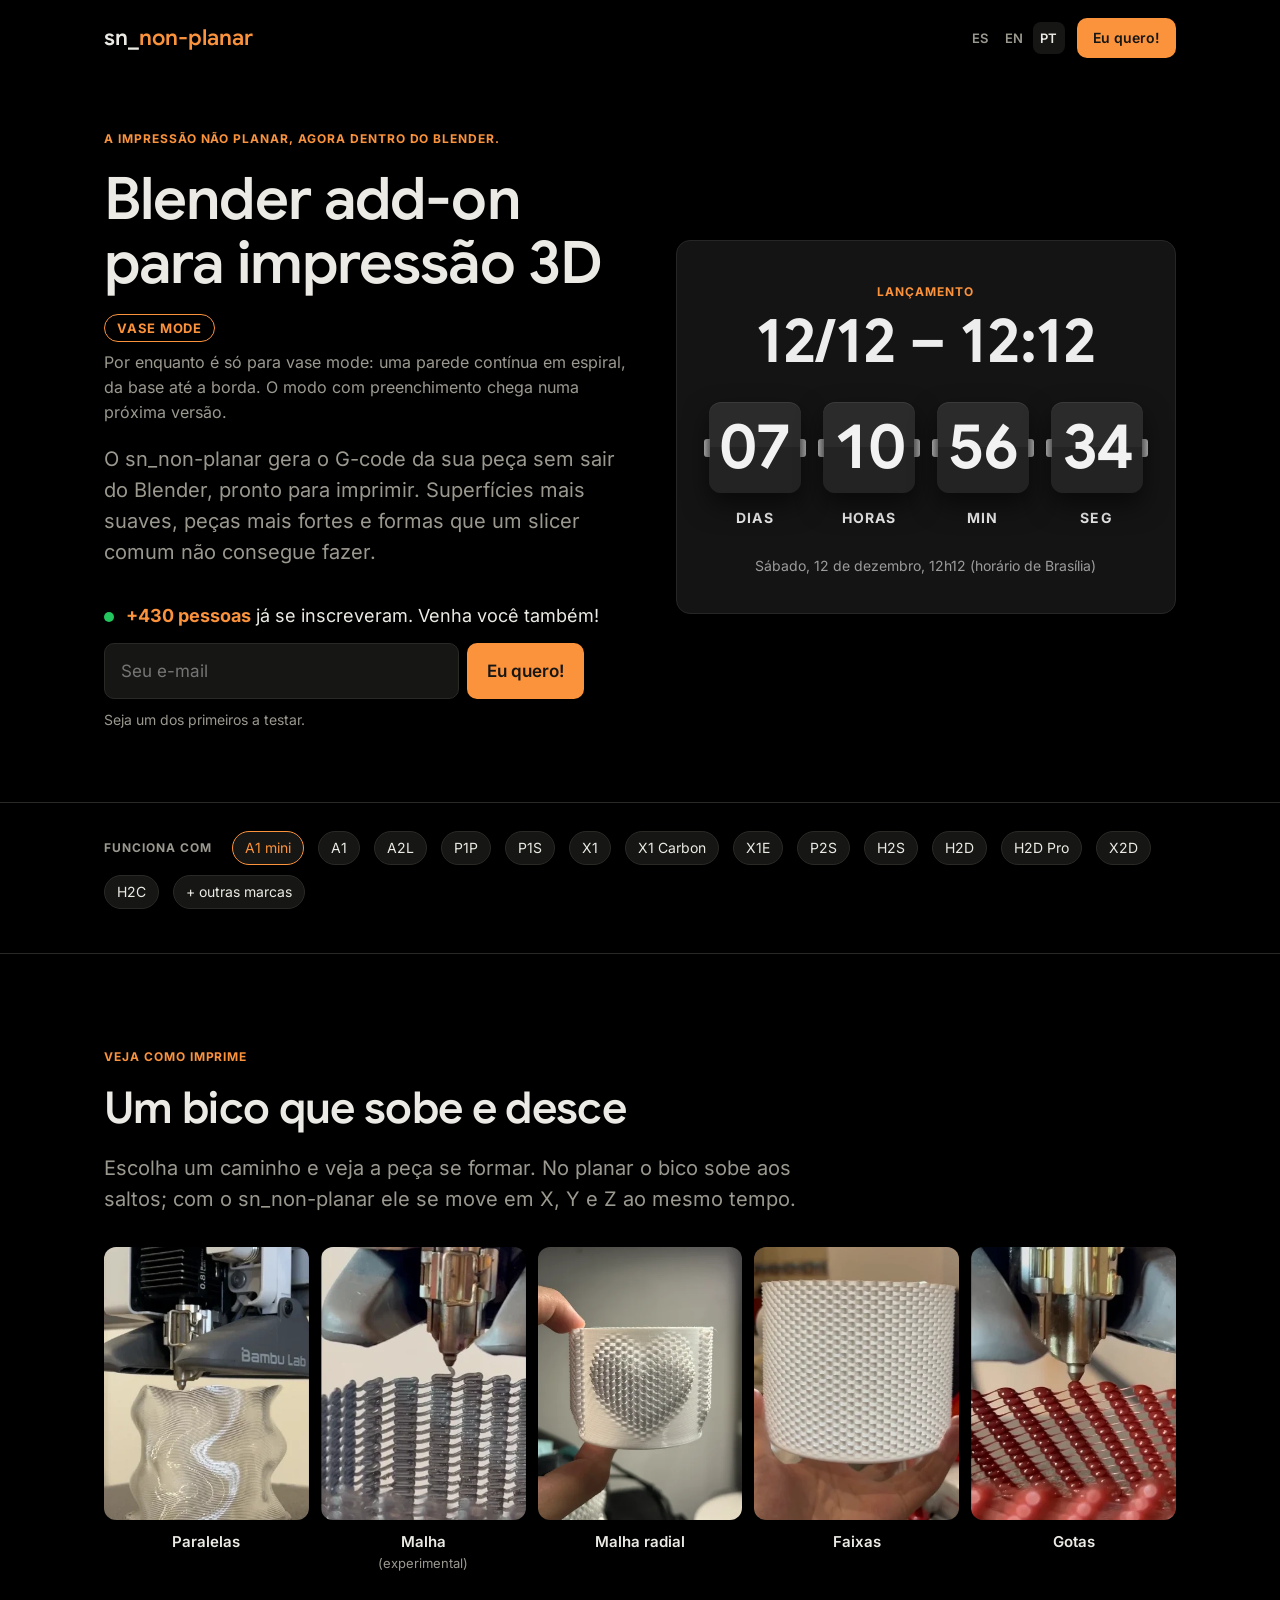
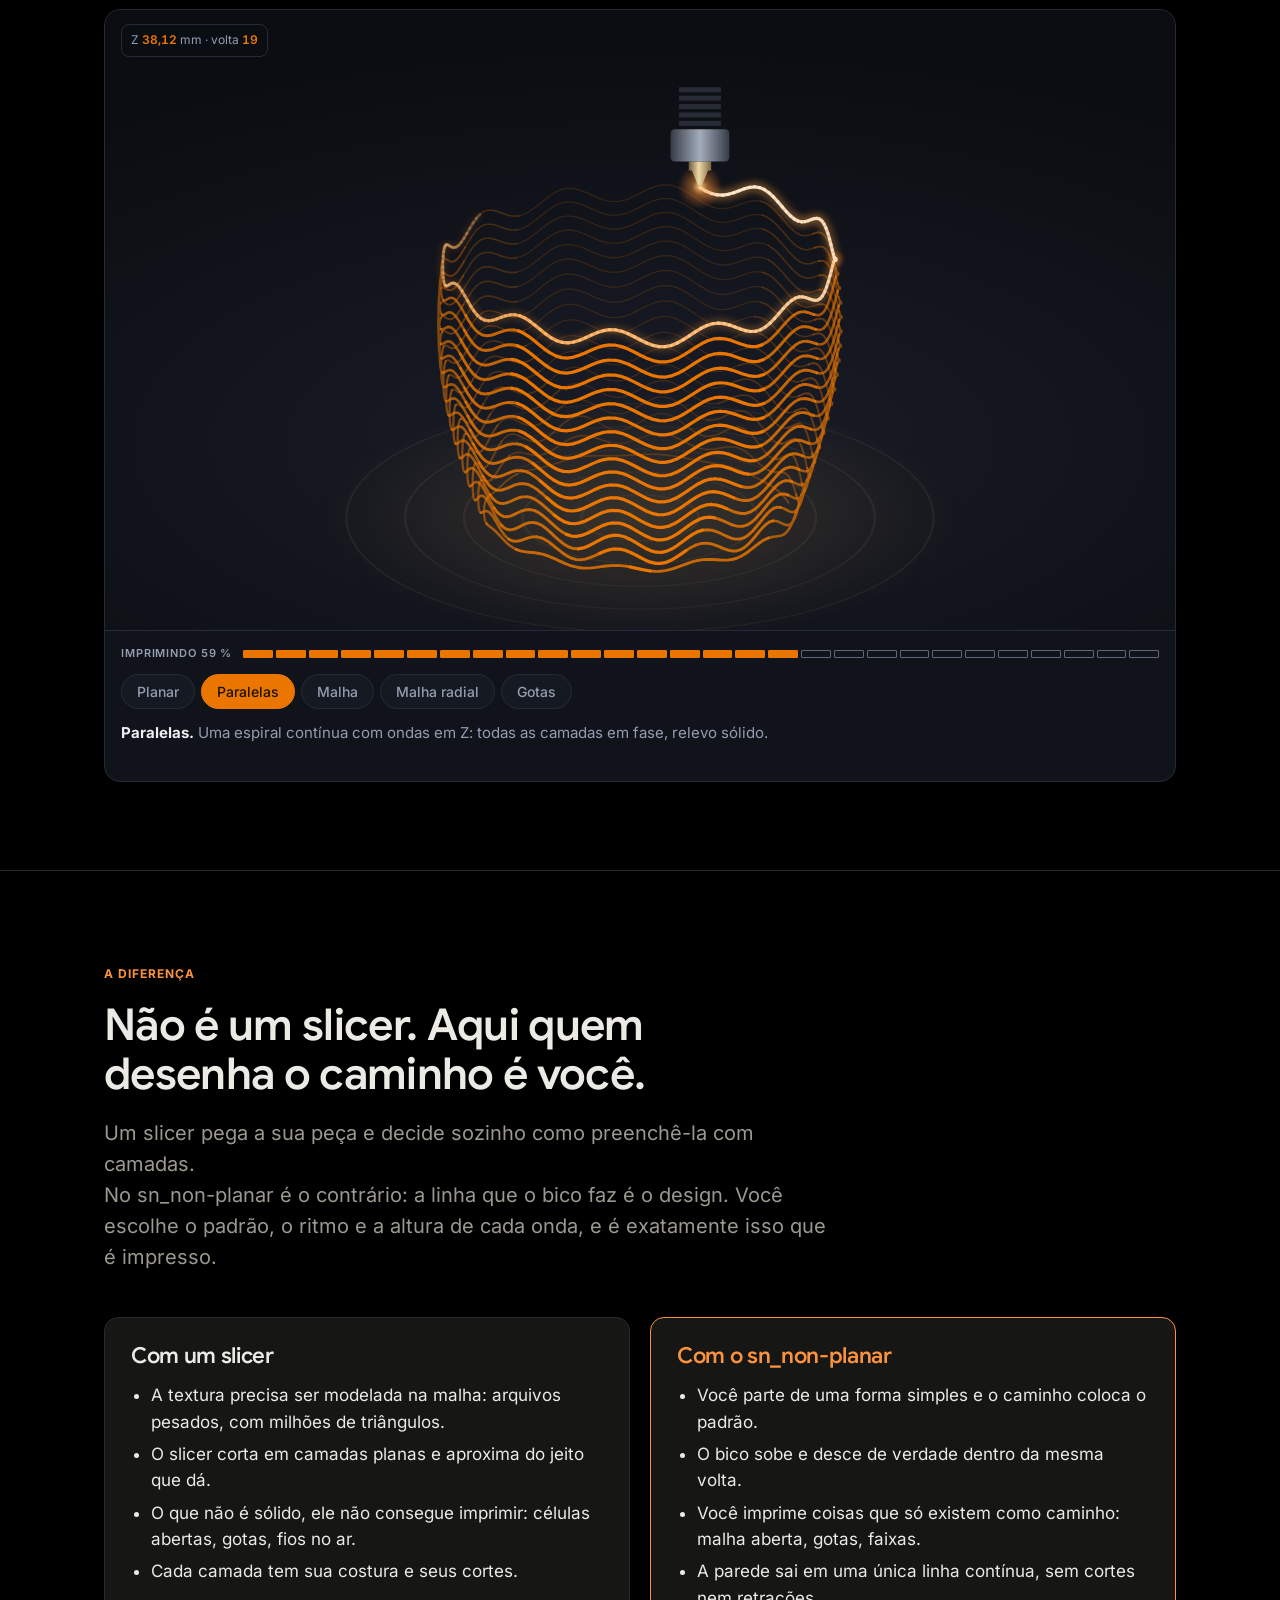
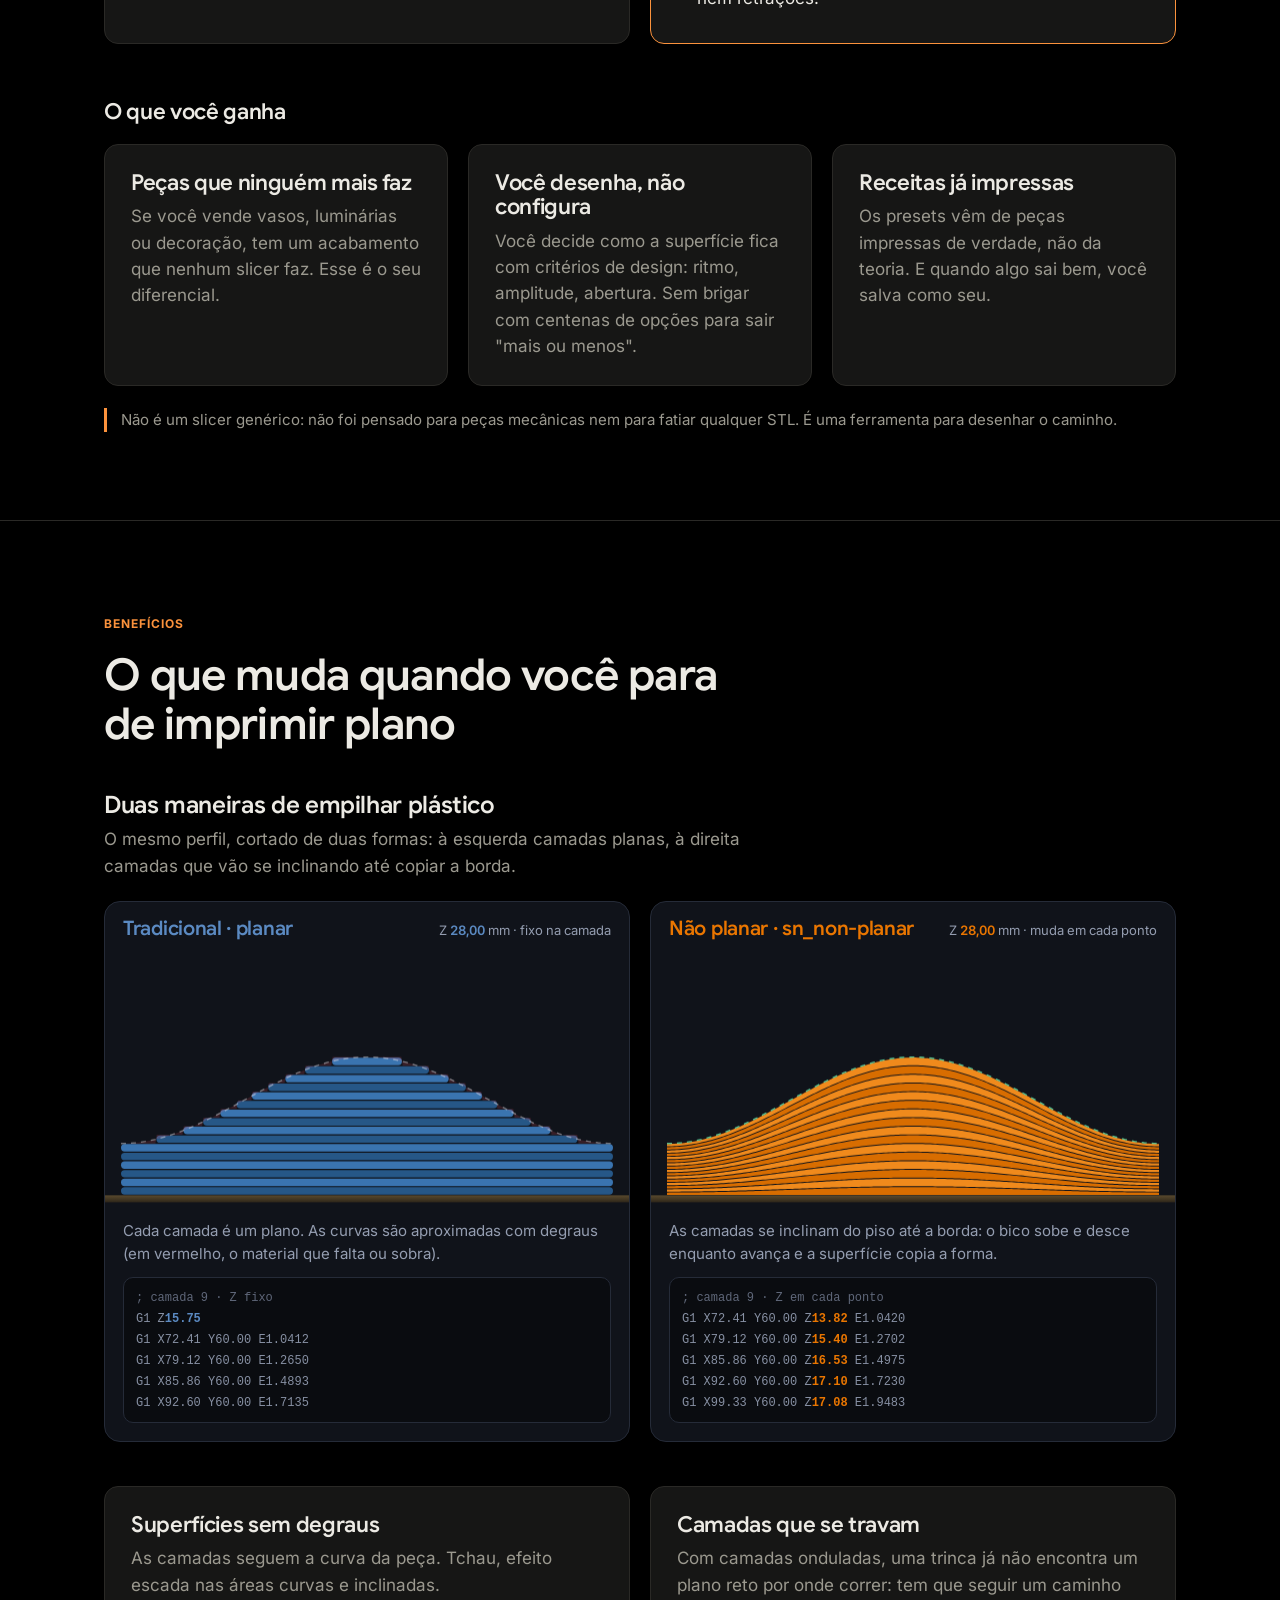
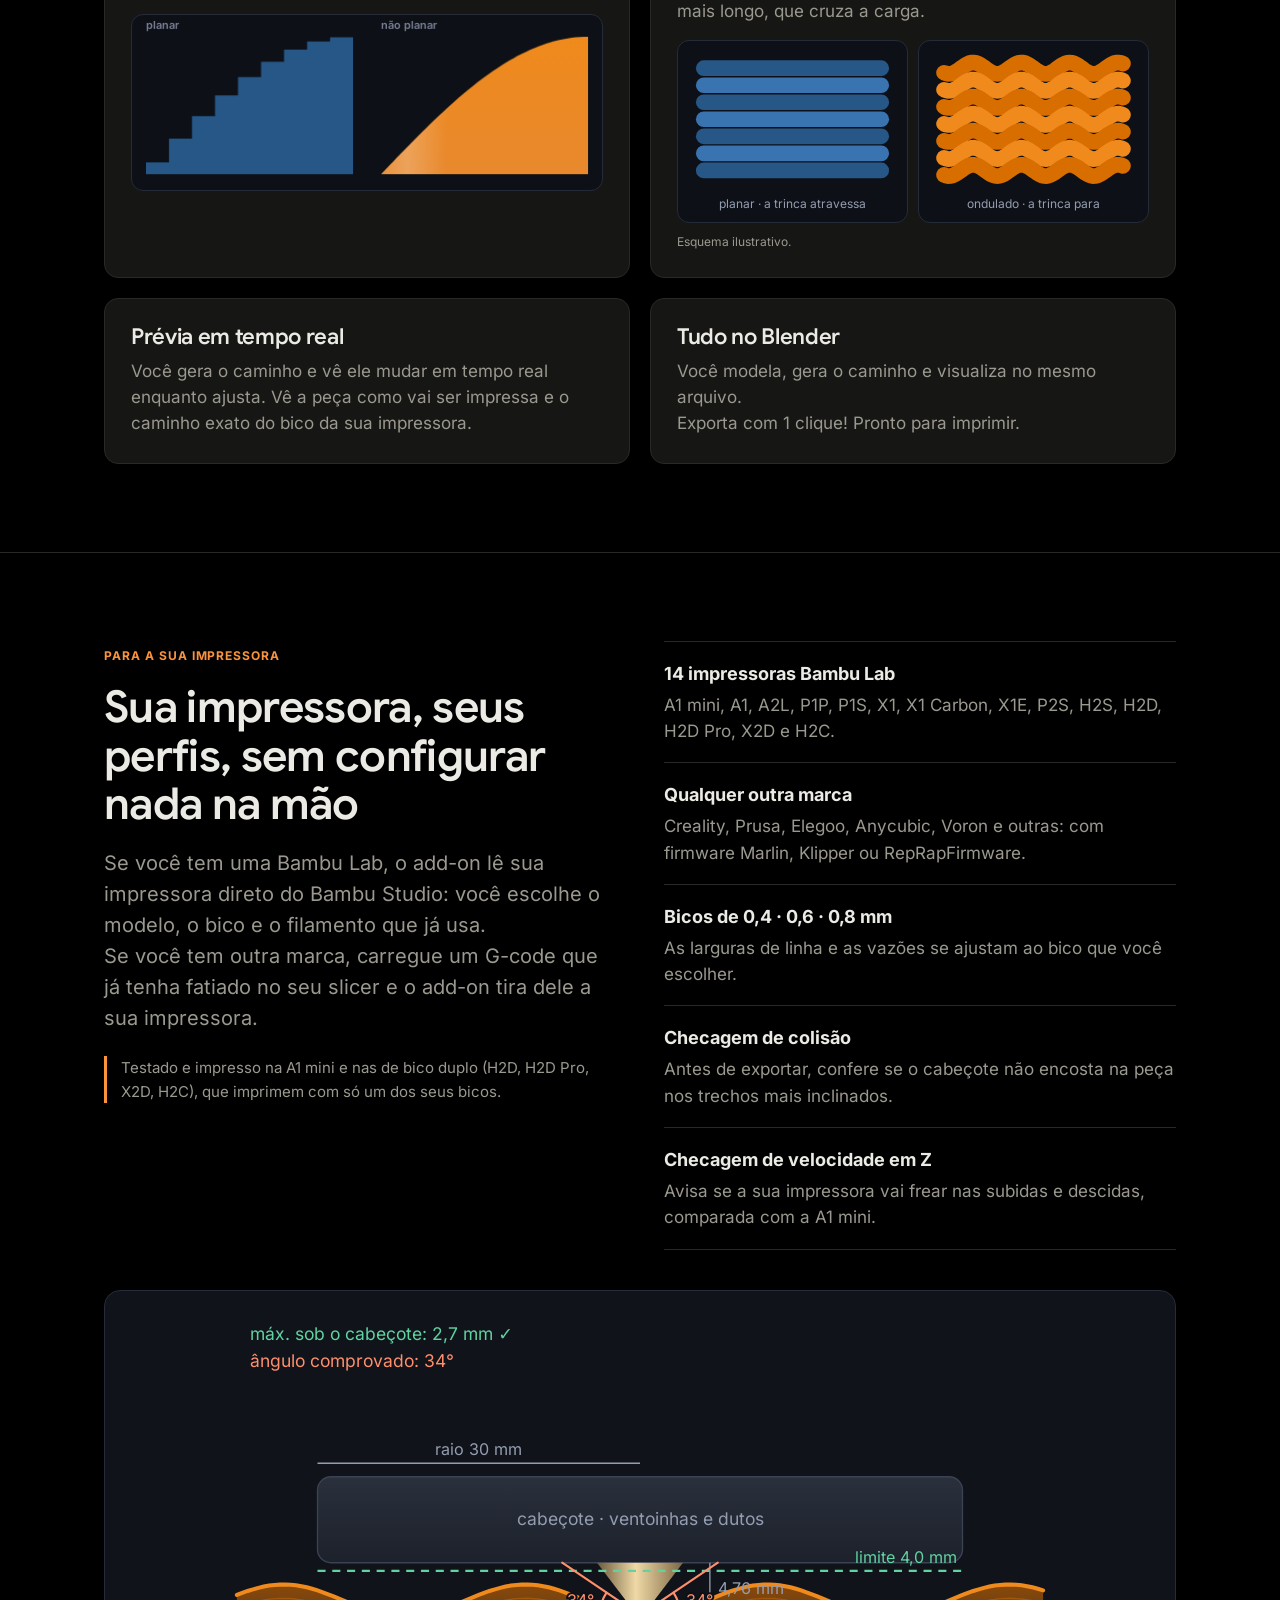
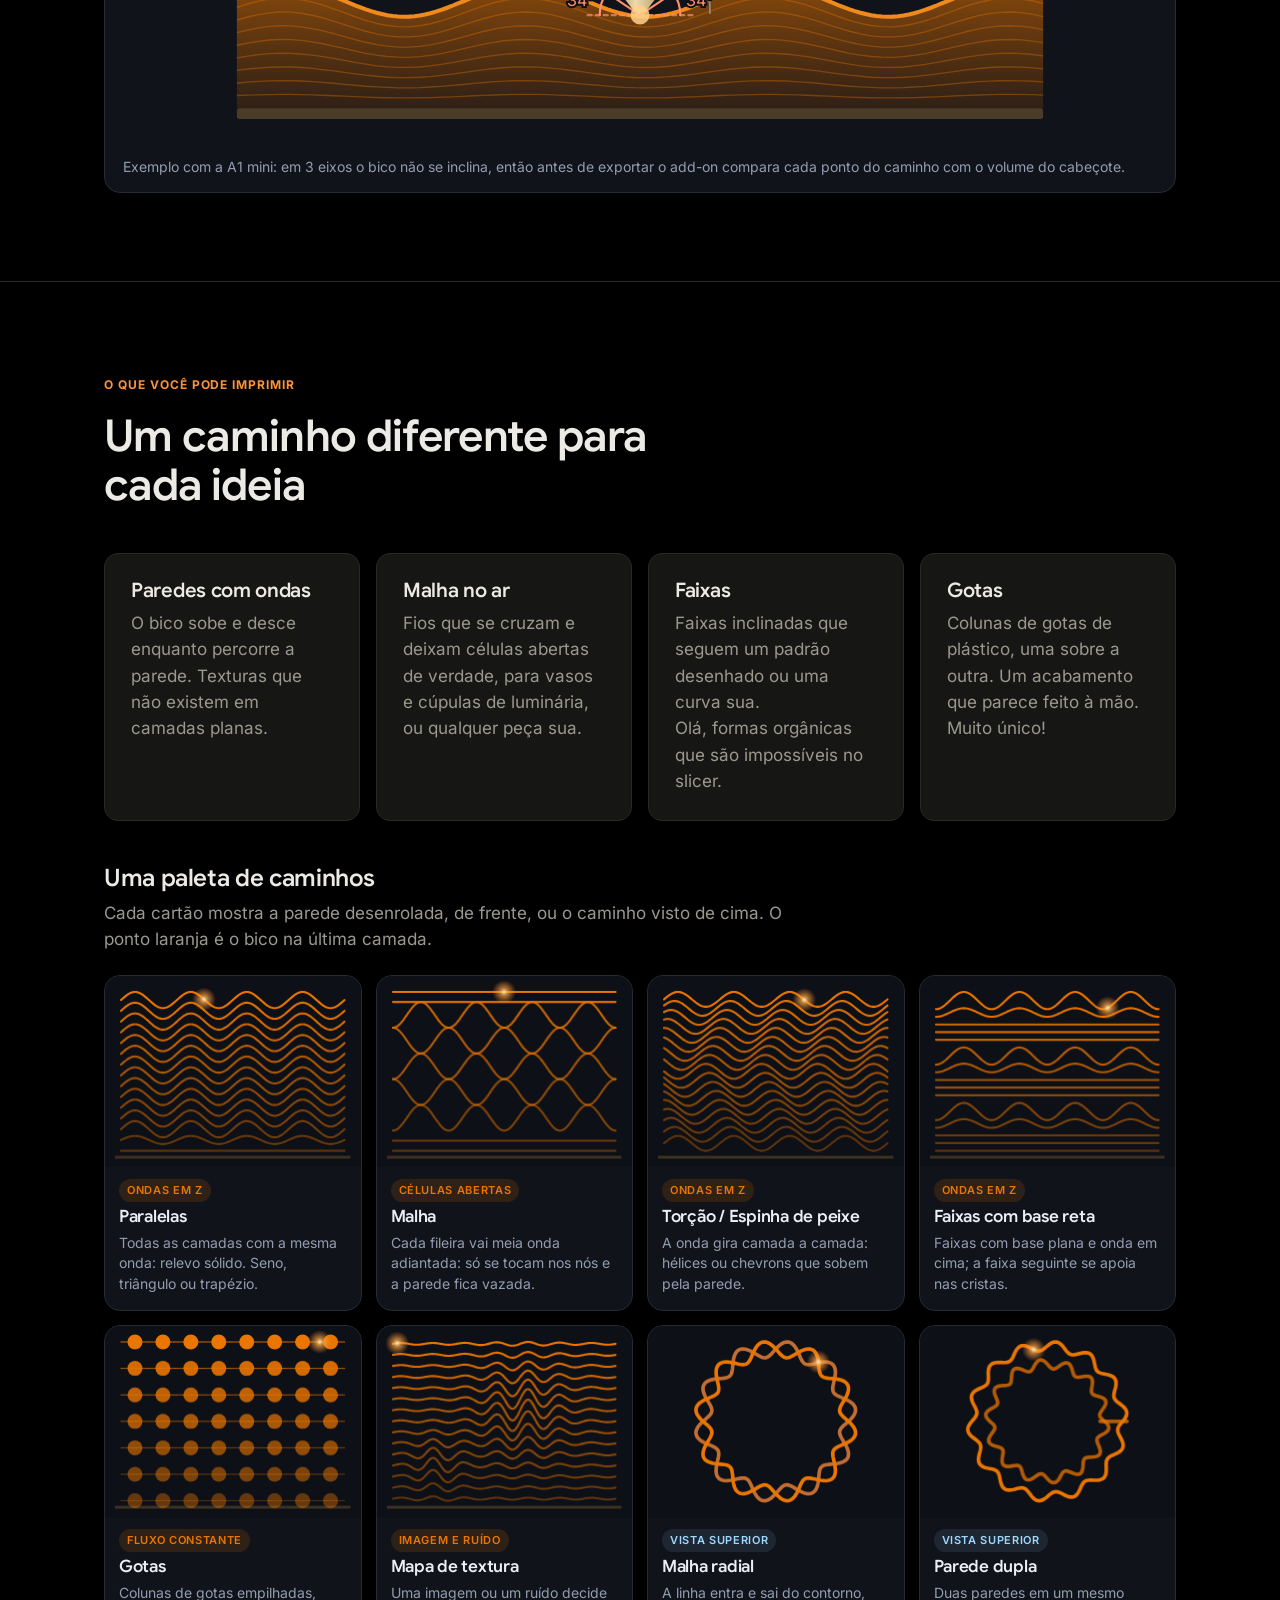
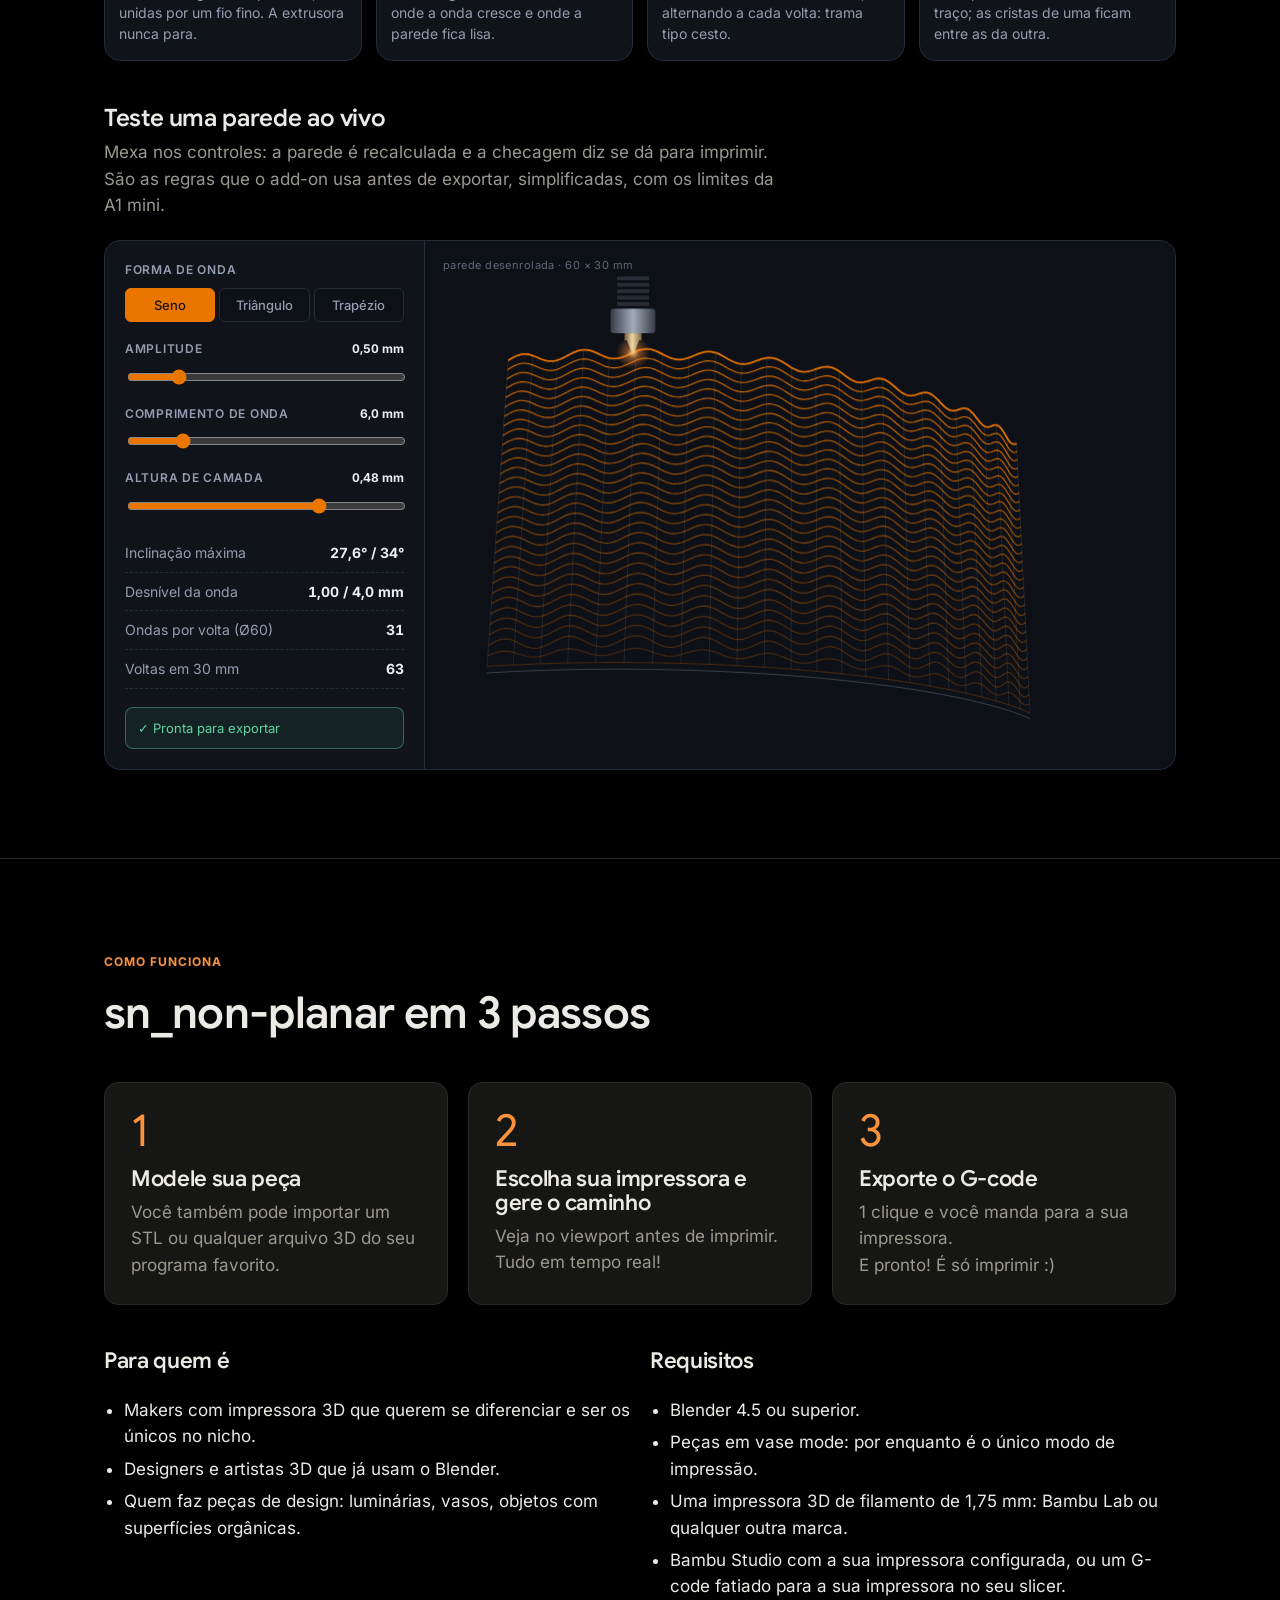
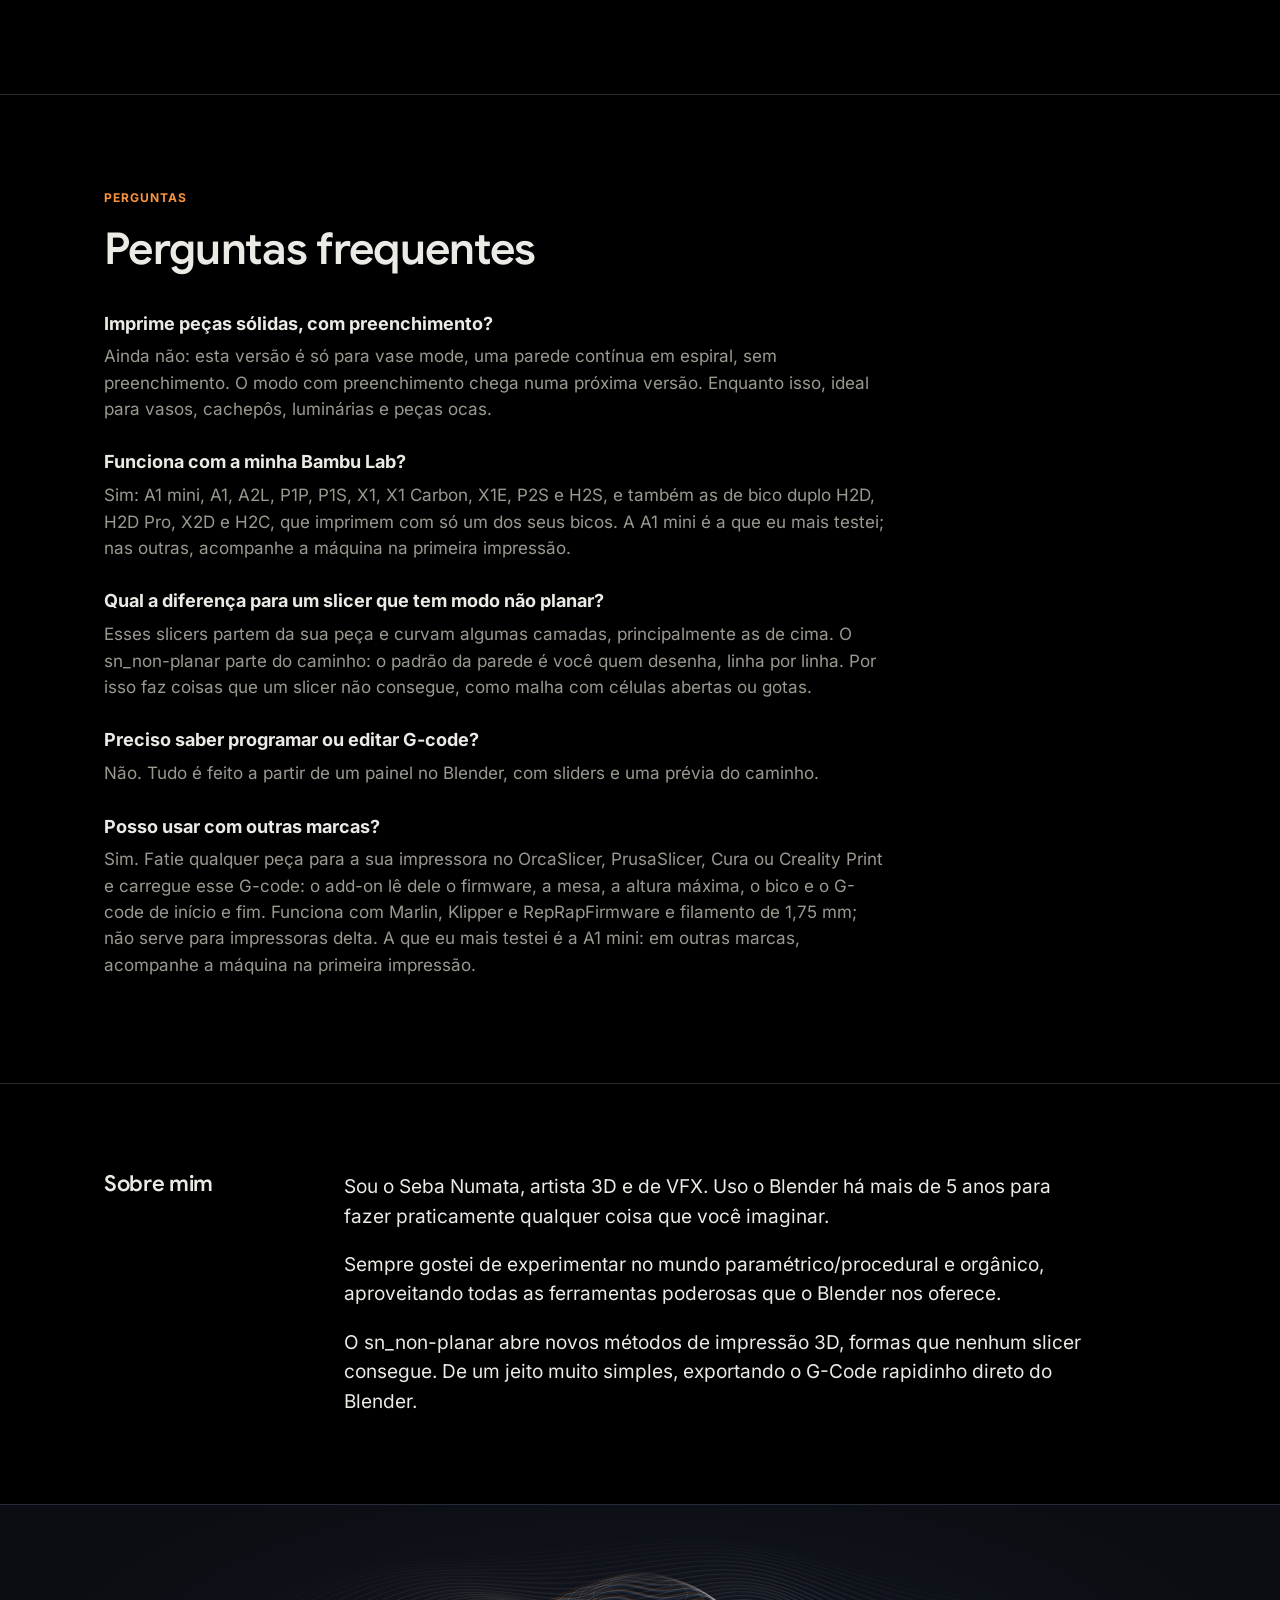
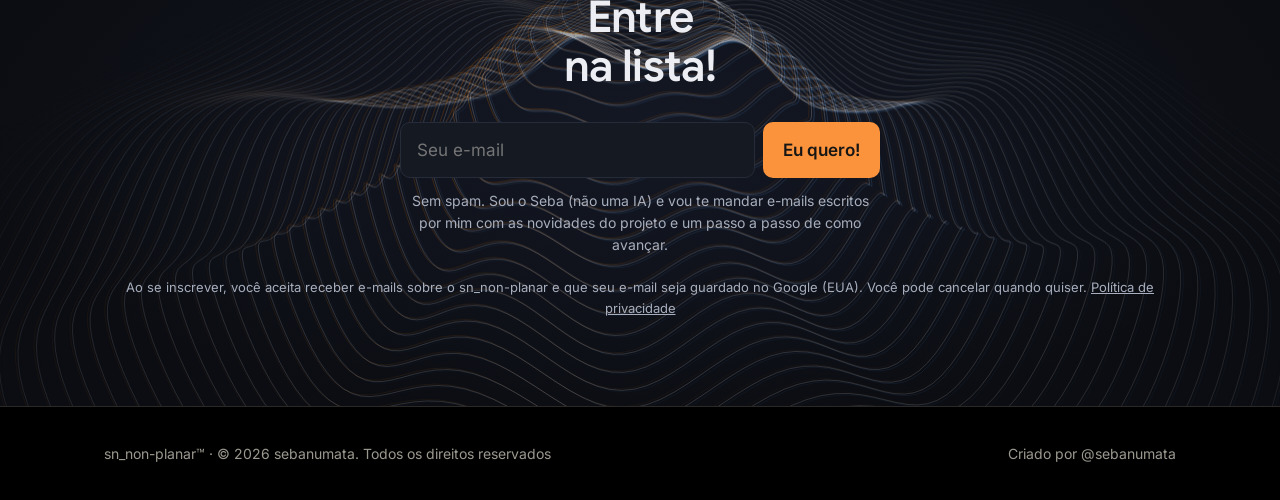
<file: pt/index.html>
<!DOCTYPE html>
<html lang="pt"><head>
<meta charset="utf-8">
<meta name="viewport" content="width=device-width, initial-scale=1, viewport-fit=cover">
<meta name="theme-color" content="#000000">
<meta name="sn-form-url" content="https://script.google.com/macros/s/AKfycbwIcq64hIVE4lu2l_gl42z62fqGqeSXpGKVG5U2dH2cWF48hTusnbHNkU0QBwFKvmm-/exec">
<link rel="preload" href="../fonts/google-sans-latin-normal.woff2" as="font" type="font/woff2" crossorigin>
<link rel="preload" href="../fonts/inter-latin-normal.woff2" as="font" type="font/woff2" crossorigin>
<link rel="alternate" hreflang="es" href="https://sebanumata.github.io/sn-nonplanar/">
<link rel="alternate" hreflang="en" href="https://sebanumata.github.io/sn-nonplanar/en/">
<link rel="alternate" hreflang="pt" href="https://sebanumata.github.io/sn-nonplanar/pt/">
<link rel="alternate" hreflang="x-default" href="https://sebanumata.github.io/sn-nonplanar/">
<title>sn_non-planar · Impressão não planar no Blender para a sua impressora 3D</title>
<style>
/* Tipografías incluidas en la web para que se vea igual en todos los dispositivos (SIL OFL 1.1):
   Google Sans = títulos (fonts/OFL.txt) · Inter = textos, recuadro de lanzamiento y cuadro emergente (fonts/OFL-Inter.txt) */
@font-face{font-family:'Google Sans';font-style:italic;font-weight:400 700;font-display:swap;src:url(../fonts/google-sans-latin-ext-italic.woff2) format('woff2');unicode-range:U+0100-02BA, U+02BD-02C5, U+02C7-02CC, U+02CE-02D7, U+02DD-02FF, U+0304, U+0308, U+0329, U+1D00-1DBF, U+1E00-1E9F, U+1EF2-1EFF, U+2020, U+20A0-20AB, U+20AD-20C4, U+2113, U+2C60-2C7F, U+A720-A7FF}
@font-face{font-family:'Google Sans';font-style:italic;font-weight:400 700;font-display:swap;src:url(../fonts/google-sans-latin-italic.woff2) format('woff2');unicode-range:U+0000-00FF, U+0131, U+0152-0153, U+02BB-02BC, U+02C6, U+02DA, U+02DC, U+0304, U+0308, U+0329, U+2000-206F, U+20AC, U+2122, U+2191, U+2193, U+2212, U+2215, U+FEFF, U+FFFD}
@font-face{font-family:'Google Sans';font-style:normal;font-weight:400 700;font-display:swap;src:url(../fonts/google-sans-latin-ext-normal.woff2) format('woff2');unicode-range:U+0100-02BA, U+02BD-02C5, U+02C7-02CC, U+02CE-02D7, U+02DD-02FF, U+0304, U+0308, U+0329, U+1D00-1DBF, U+1E00-1E9F, U+1EF2-1EFF, U+2020, U+20A0-20AB, U+20AD-20C4, U+2113, U+2C60-2C7F, U+A720-A7FF}
@font-face{font-family:'Google Sans';font-style:normal;font-weight:400 700;font-display:swap;src:url(../fonts/google-sans-latin-normal.woff2) format('woff2');unicode-range:U+0000-00FF, U+0131, U+0152-0153, U+02BB-02BC, U+02C6, U+02DA, U+02DC, U+0304, U+0308, U+0329, U+2000-206F, U+20AC, U+2122, U+2191, U+2193, U+2212, U+2215, U+FEFF, U+FFFD}
@font-face{font-family:'Inter';font-style:italic;font-weight:400 700;font-display:swap;src:url(../fonts/inter-latin-ext-italic.woff2) format('woff2');unicode-range:U+0100-02BA, U+02BD-02C5, U+02C7-02CC, U+02CE-02D7, U+02DD-02FF, U+0304, U+0308, U+0329, U+1D00-1DBF, U+1E00-1E9F, U+1EF2-1EFF, U+2020, U+20A0-20AB, U+20AD-20C4, U+2113, U+2C60-2C7F, U+A720-A7FF}
@font-face{font-family:'Inter';font-style:italic;font-weight:400 700;font-display:swap;src:url(../fonts/inter-latin-italic.woff2) format('woff2');unicode-range:U+0000-00FF, U+0131, U+0152-0153, U+02BB-02BC, U+02C6, U+02DA, U+02DC, U+0304, U+0308, U+0329, U+2000-206F, U+20AC, U+2122, U+2191, U+2193, U+2212, U+2215, U+FEFF, U+FFFD}
@font-face{font-family:'Inter';font-style:normal;font-weight:400 700;font-display:swap;src:url(../fonts/inter-latin-ext-normal.woff2) format('woff2');unicode-range:U+0100-02BA, U+02BD-02C5, U+02C7-02CC, U+02CE-02D7, U+02DD-02FF, U+0304, U+0308, U+0329, U+1D00-1DBF, U+1E00-1E9F, U+1EF2-1EFF, U+2020, U+20A0-20AB, U+20AD-20C4, U+2113, U+2C60-2C7F, U+A720-A7FF}
@font-face{font-family:'Inter';font-style:normal;font-weight:400 700;font-display:swap;src:url(../fonts/inter-latin-normal.woff2) format('woff2');unicode-range:U+0000-00FF, U+0131, U+0152-0153, U+02BB-02BC, U+02C6, U+02DA, U+02DC, U+0304, U+0308, U+0329, U+2000-206F, U+20AC, U+2122, U+2191, U+2193, U+2212, U+2215, U+FEFF, U+FFFD}
:root{
  /* siempre oscuro, fondo negro (también si el celular está en modo claro) */
  color-scheme:dark;
  --bg:#000; --card:#161615; --ink:#eceae4; --mut:#9b998f; --line:#2a2926; --acc:#fb923c; --acc-ink:#161614;
  --serif:"Google Sans",system-ui,-apple-system,"Segoe UI",sans-serif;
  --sans:"Inter",system-ui,-apple-system,"Segoe UI",sans-serif;
}
*{box-sizing:border-box}
html{scroll-behavior:smooth}
body{margin:0;background:var(--bg);color:var(--ink);font:17px/1.55 var(--sans)}
.wrap{max-width:1120px;margin:0 auto;padding:0 24px}
section{padding:88px 0;border-top:1px solid var(--line)}
h1,h2,h3{font-family:var(--serif);font-weight:600;letter-spacing:-.015em;line-height:1.1;margin:0}
h1{font-size:clamp(40px,6vw,72px)}
.hero-txt{container-type:inline-size}.hero-h1{font-size:min(72px,11.2cqi)}.hero-h1 span{display:block}.hero-h1 .nw{white-space:nowrap}
h2{font-size:clamp(30px,4vw,44px);max-width:22ch}
h3{font-size:22px;margin-bottom:8px}
p{margin:0}
.mut{color:var(--mut)}
.lead{font-size:20px;color:var(--mut);max-width:56ch;margin-top:20px}
.vmode{display:flex;flex-wrap:wrap;align-items:center;gap:8px 12px;margin-top:18px;font-size:16px;color:var(--mut);max-width:56ch}
.vmode-chip{display:inline-block;border:1.5px solid var(--acc);color:var(--acc);border-radius:999px;padding:3px 12px;font-size:13px;font-weight:700;letter-spacing:.06em;text-transform:uppercase;white-space:nowrap}
.tag{display:inline-block;font-size:12px;font-weight:700;letter-spacing:.08em;text-transform:uppercase;color:var(--acc);margin-bottom:18px}

/* header */
header{padding:18px 0}
header .wrap{display:flex;justify-content:space-between;align-items:center}
.logo{font-family:var(--serif);font-size:22px;font-weight:600}
.logo b{color:var(--acc);font-weight:600}
header a.btn{padding:9px 16px;font-size:14px}

/* hero */
.hero{border-top:0;padding:48px 0 72px}
.hero-grid{display:grid;grid-template-columns:1.05fr 1fr;gap:48px;align-items:center}
.launch{background:var(--card);border:1px solid var(--line);border-radius:14px;padding:36px 32px}
.launch .tag{margin-bottom:10px}
/* recuadro de lanzamiento: siempre oscuro, cuenta regresiva estilo reloj de paletas */
.launch{background:#141414;border-color:#262626;color:#f2f2f2;text-align:center;container-type:inline-size}
.launch .tag{color:#fb923c}
.fl-title{font-family:var(--serif);font-weight:700;font-size:clamp(40px,5vw,60px);line-height:1;letter-spacing:-.01em;color:#ededed}
.fl{display:grid;grid-template-columns:repeat(4,1fr);gap:clamp(14px,2vw,22px);margin-top:30px}
.fl small{display:block;margin-top:14px;font-size:14px;font-weight:700;letter-spacing:.08em;text-transform:uppercase;color:#ededed}
.fl-tile{position:relative;display:grid;place-items:center;aspect-ratio:1/1;border-radius:12px;perspective:300px;
  background:linear-gradient(#2b2b2b 0 50%,#232323 50% 100%);box-shadow:0 12px 26px rgba(0,0,0,.55),inset 0 1px 0 rgba(255,255,255,.07)}
.fl-tile::before{content:"";position:absolute;left:-5px;right:-5px;top:50%;height:18px;margin-top:-9px;z-index:1;
  background:linear-gradient(90deg,#9a9a9a 0,#5c5c5c 6px,transparent 6px,transparent calc(100% - 6px),#5c5c5c calc(100% - 6px),#9a9a9a 100%);border-radius:3px}
.fl-tile b{font-family:var(--serif);font-weight:700;font-size:14cqi;line-height:1;color:#f2f2f2;font-variant-numeric:tabular-nums;letter-spacing:-.02em}
.fl-tile b.flip{animation:flFlip .22s ease-out}
@keyframes flFlip{0%{transform:translateY(-6%);opacity:.6}100%{transform:none;opacity:1}}
.fl-sub{margin-top:26px;font-size:14px;color:#9c9c9c}
.launch,.launch .launch-date,.launch .count b,.launch .launch-done,dialog.aviso,dialog.aviso h3{font-family:var(--sans)}
.launch-done{font-family:var(--serif);font-size:32px;margin-top:24px}
form.join{display:flex;gap:8px;margin-top:32px;max-width:480px}
form.join input{flex:1;font:inherit;padding:14px 16px;border-radius:10px;border:1px solid var(--line);background:var(--card);color:var(--ink)}
.btn{display:inline-block;font:inherit;font-weight:600;padding:14px 20px;border-radius:10px;border:0;background:var(--acc);color:var(--acc-ink);text-decoration:none;cursor:pointer;white-space:nowrap}
.under{font-size:14px;color:var(--mut);margin-top:10px}
/* "+300 personas ya se anotaron", arriba del formulario de arriba */
.social{display:flex;align-items:center;gap:12px;margin-top:36px;font-size:18px;line-height:1.35;color:var(--ink)}
.social b{color:var(--acc);font-weight:700}
.social-dot{flex:none;width:10px;height:10px;border-radius:50%;background:#22c55e;animation:snPulso 2s ease-out infinite}
@keyframes snPulso{0%{box-shadow:0 0 0 0 rgba(34,197,94,.55)}70%{box-shadow:0 0 0 10px rgba(34,197,94,0)}100%{box-shadow:0 0 0 0 rgba(34,197,94,0)}}
.social + form.join{margin-top:14px}
/* fotos de piezas impresas, antes de la animación */
.prints{display:grid;grid-template-columns:repeat(5,1fr);gap:12px;margin:32px 0 30px}
.prints figure{margin:0}
.prints img{display:block;width:100%;aspect-ratio:3/4;object-fit:cover;border-radius:12px;background:#111}
.prints figcaption{margin-top:10px;text-align:center;font-weight:600;font-size:15px}
.prints .exp{display:block;color:var(--mut);font-weight:400;font-size:13px}
.hp{position:absolute!important;left:-9999px;width:1px;height:1px;opacity:0}
form.join[hidden]{display:none}
.join-msg{margin-top:14px;font-weight:600}
.hero-txt .join-msg{order:5}   /* en celular el hero se reordena: el mensaje va donde estaba el formulario */
.join-msg.err{color:var(--acc)}
.join-msg a{color:var(--acc);font-weight:700}
/* cuadro "Revisá tu mail" después de anotarse */
dialog.aviso{border:1px solid var(--line);border-radius:18px;background:var(--card);color:var(--ink);padding:34px 30px 28px;
  width:min(440px,calc(100vw - 32px));text-align:center;box-shadow:0 24px 70px rgba(0,0,0,.35)}
dialog.aviso::backdrop{background:rgba(10,10,9,.6);-webkit-backdrop-filter:blur(3px);backdrop-filter:blur(3px)}
dialog.aviso[open]{animation:aviso-in .22s ease-out}
@keyframes aviso-in{from{opacity:0;transform:translateY(12px) scale(.97)}to{opacity:1;transform:none}}
.aviso-ico{width:64px;height:64px;margin:0 auto 18px;border-radius:50%;display:grid;place-items:center;
  background:color-mix(in srgb,var(--acc) 14%,transparent);color:var(--acc)}
.aviso h3{font-size:28px;margin:0 0 10px}
.aviso p{color:var(--mut);margin:0 0 6px}
.aviso p b{color:var(--ink);overflow-wrap:anywhere}
.aviso .aviso-spam{font-size:14px;margin-top:12px}
.aviso .btn{display:block;width:100%;margin-top:22px;min-height:50px}
.aviso .aviso-cerrar{display:block;width:100%;margin-top:8px;background:none;border:0;color:var(--mut);font:inherit;font-size:15px;
  padding:10px;cursor:pointer;text-decoration:underline}

/* printers strip */
.strip{padding:28px 0;border-top:1px solid var(--line)}
.strip .wrap{display:flex;flex-wrap:wrap;gap:10px 14px;align-items:center}
.strip small{font-size:12px;font-weight:700;letter-spacing:.08em;text-transform:uppercase;color:var(--mut);margin-right:6px}
.chip{display:inline-block;font-size:14px;padding:5px 12px;border-radius:99px;border:1px solid var(--line);background:var(--card)}
.chip.ok{border-color:var(--acc);color:var(--acc)}
/* impresoras clickeables: al tocar una se pinta y aparece "¡Sí!" debajo */
.strip .chip{position:relative;cursor:pointer;user-select:none;transition:border-color .15s,color .15s,background .15s}
.strip .chip:hover{border-color:color-mix(in srgb,var(--acc) 60%,var(--line))}
.strip .chip:focus-visible{outline:2px solid var(--acc);outline-offset:2px}
.strip .chip.si{border-color:var(--acc);color:var(--acc);background:color-mix(in srgb,var(--acc) 10%,var(--card))}
.strip .chip.si::after{content:"¡Sí!";position:absolute;left:50%;top:calc(100% + 7px);transform:translateX(-50%);
  font-size:14px;color:var(--mut);white-space:nowrap;pointer-events:none;animation:si-in .2s ease-out}
html[lang="en"] .strip .chip.si::after{content:"Yes!"}
html[lang="pt"] .strip .chip.si::after{content:"Sim!"}
@keyframes si-in{from{opacity:0;transform:translate(-50%,-4px)}to{opacity:1;transform:translate(-50%,0)}}
.strip{padding-bottom:44px}

/* grids */
.grid3{display:grid;grid-template-columns:repeat(3,1fr);gap:20px;margin-top:44px}
.grid2{display:grid;grid-template-columns:repeat(2,1fr);gap:20px;margin-top:44px}
.card{background:var(--card);border:1px solid var(--line);border-radius:14px;padding:26px}
.card p{color:var(--mut)}
.num{font-family:var(--serif);font-size:44px;color:var(--acc);line-height:1;margin-bottom:14px}
.card.us{border-color:var(--acc)}
.card.us h3{color:var(--acc)}
.card ul.who{margin-top:14px}
.gain{margin-top:56px}

/* modes */
.modes{display:grid;grid-template-columns:repeat(auto-fit,minmax(190px,1fr));gap:16px;margin-top:44px}
.modes .card h3{font-size:20px}

/* bambu */
.bambu{display:grid;grid-template-columns:1fr 1fr;gap:48px;align-items:start}
.facts{list-style:none;margin:0;padding:0}
.facts li{padding:18px 0;border-bottom:1px solid var(--line)}
.facts li:first-child{border-top:1px solid var(--line)}
.facts strong{display:block;font-size:18px;margin-bottom:4px}
.facts span{color:var(--mut)}
.note{margin-top:22px;font-size:15px;color:var(--mut);border-left:3px solid var(--acc);padding-left:14px}

/* lists */
ul.who{margin:24px 0 0;padding-left:20px}
ul.who li{margin:6px 0}
.req{margin-top:28px;font-size:15px;color:var(--mut)}

/* faq */
.faq{margin-top:36px;max-width:780px}
.faq dt{font-weight:700;font-size:18px;margin-top:26px}
.faq dd{margin:6px 0 0;color:var(--mut)}

/* about + cta */
.about{display:grid;grid-template-columns:200px 1fr;gap:40px;align-items:start}
.about p{font-size:19px;max-width:62ch}
.about-txt p+p{margin-top:1em}
.cta{text-align:center}
.cta h2{margin:0 auto;max-width:20ch}
.cta form.join{margin:32px auto 0}
.cta .under{max-width:52ch;margin:12px auto 0}
.legal{font-size:13px;color:var(--mut);margin-top:22px}
.legal a{color:inherit;text-decoration:underline}
footer{padding:36px 0;border-top:1px solid var(--line);font-size:14px;color:var(--mut)}
footer .wrap{display:flex;flex-wrap:wrap;justify-content:space-between;gap:8px 24px}

/* barra fija de celular (oculta en compu) */
.mbar{display:none}
body{overflow-x:clip}

@media (max-width:860px){
  .hero-grid,.bambu,.about,.grid3,.grid2{grid-template-columns:1fr}
  section{padding:64px 0}
  .bambu{gap:32px}
  .about{gap:12px}
}

/* ===== celular ===== */
@media (max-width:600px){
  body{font-size:16px;line-height:1.5}
  .wrap{padding:0 max(18px,env(safe-area-inset-left)) 0 max(18px,env(safe-area-inset-right))}
  section{padding:52px 0}
  h1{font-size:clamp(34px,10.5vw,46px);line-height:1.05}
  .hero-h1{font-size:min(46px,calc((100vw - 40px) / 8.7))}
  h2{font-size:clamp(27px,8vw,34px)}
  h3{font-size:20px}
  .lead{font-size:17px;margin-top:14px}
  .tag{font-size:11px;margin-bottom:12px}

  /* header fijo arriba, compacto */
  header{position:sticky;top:0;z-index:50;padding:10px 0;background:color-mix(in srgb,var(--bg) 88%,transparent);
    -webkit-backdrop-filter:blur(10px);backdrop-filter:blur(10px);border-bottom:1px solid var(--line)}
  .logo{font-size:19px}
  header a.btn{padding:8px 14px;font-size:14px}

  /* hero: título + Vase Mode → lanzamiento → formulario → textos explicativos */
  .hero{padding:26px 0 44px}
  .hero-grid{display:flex;flex-direction:column;gap:0;align-items:stretch}
  .hero-txt .tag{align-self:flex-start}
  .hero-txt{display:contents}
  .hero-txt .tag{order:1}
  .hero-txt h1{order:2}
  .hero-txt .vmode{display:contents}
  .hero-txt .vmode-chip{order:2;align-self:flex-start;margin-top:14px}
  .launch{order:3;margin-top:24px;padding:20px 18px}
  .hero-txt .social{order:4;margin-top:26px;justify-content:center;font-size:16px;text-align:left}
  .hero-txt form.join{order:4}
  .hero-txt .join-msg{order:4}
  .hero-txt .social + form.join{margin-top:12px}
  .prints{grid-template-columns:none;grid-auto-flow:column;grid-auto-columns:44%;overflow-x:auto;scroll-snap-type:x mandatory;
    margin:22px -24px 24px;padding:0 24px;scroll-padding:0 24px;scrollbar-width:none;-webkit-overflow-scrolling:touch}
  .prints::-webkit-scrollbar{display:none}
  .prints figure{scroll-snap-align:start}
  .prints figcaption{font-size:14px}
  .hero-txt .under{order:5}
  .hero-txt .vmode-txt{order:6;margin-top:28px;font-size:15px;color:var(--mut)}
  .hero-txt .lead{order:7}
  .launch .tag{margin-bottom:6px}
  .fl-title{font-size:clamp(36px,11vw,46px)}
  .fl{gap:10px;margin-top:20px}
  .fl-tile{border-radius:9px}
  .fl-tile::before{left:-3px;right:-3px;height:12px;margin-top:-6px;background:linear-gradient(90deg,#9a9a9a 0,#5c5c5c 4px,transparent 4px,transparent calc(100% - 4px),#5c5c5c calc(100% - 4px),#9a9a9a 100%)}
  .fl small{font-size:11px;margin-top:9px;letter-spacing:.05em}
  .fl-sub{margin-top:16px;font-size:13px}

  /* formularios a todo el ancho, fáciles de tocar */
  form.join{flex-direction:column;margin-top:20px;max-width:none}
  form.join input{font-size:16px;padding:15px 16px;min-height:52px}
  form.join .btn{width:100%;min-height:52px;font-size:17px}
  .under{font-size:13px;text-align:center}

  /* impresoras: una sola fila que se desliza */
  .strip{padding:16px 0 4px}
  .strip .wrap{flex-wrap:nowrap;overflow-x:auto;scrollbar-width:none;-webkit-overflow-scrolling:touch;
    -webkit-mask-image:linear-gradient(90deg,#000 85%,transparent);mask-image:linear-gradient(90deg,#000 85%,transparent)}
  .strip .wrap::-webkit-scrollbar{display:none}
  .strip small,.chip{flex:none}
  .chip{font-size:13px}
  .strip .wrap{padding-bottom:30px}
  .strip .chip.si::after{font-size:13px}

  /* tarjetas */
  .grid3,.grid2{gap:12px;margin-top:26px}
  .card{padding:20px}
  .num{font-size:34px;margin-bottom:8px}
  .grid3 .card:has(.num){display:grid;grid-template-columns:auto 1fr;column-gap:14px;align-items:start}
  .grid3 .card .num{grid-row:span 2;margin:0}

  /* modos: carrusel que se desliza con el dedo */
  .modes{display:flex;gap:12px;overflow-x:auto;scroll-snap-type:x mandatory;scrollbar-width:none;margin:26px -18px 0;padding:0 18px 6px;scroll-padding:0 18px}
  .modes::-webkit-scrollbar{display:none}
  .modes .card{flex:0 0 78%;scroll-snap-align:start}

  .facts li{padding:14px 0}
  .facts strong{font-size:17px}
  .note{font-size:14px}
  ul.who{margin-top:12px}
  .faq{margin-top:20px}
  .faq dt{font-size:17px;margin-top:20px}
  .about p{font-size:17px}
  .cta h2{font-size:clamp(28px,8.5vw,36px)}
  .cta form.join{margin-top:22px}
  .legal{font-size:12px}
  footer{padding:28px 0 calc(96px + env(safe-area-inset-bottom))}

  /* barra fija abajo */
  .mbar{display:flex;position:fixed;left:0;right:0;bottom:0;z-index:60;gap:12px;align-items:center;justify-content:space-between;
    padding:10px max(16px,env(safe-area-inset-right)) calc(10px + env(safe-area-inset-bottom)) max(16px,env(safe-area-inset-left));
    background:color-mix(in srgb,var(--bg) 92%,transparent);-webkit-backdrop-filter:blur(10px);backdrop-filter:blur(10px);
    border-top:1px solid var(--line);transform:translateY(110%);transition:transform .25s ease}
  .mbar.show{transform:none}
  .mbar-txt{font-size:13px;font-weight:600;line-height:1.25}
  .mbar .btn{padding:12px 18px;font-size:15px}
}

/* ===== gráficos animados (vienen de la presentación de octubre). Siempre sobre paneles oscuros, en los dos temas ===== */
.viz{background:#10131a;border:1px solid #252b38;border-radius:16px;overflow:hidden;color:#eceef3;position:relative}
.viz h3{color:#eceef3}
#hero3d{display:block;width:100%;aspect-ratio:16/10;max-height:min(620px,72vh);background:radial-gradient(120% 90% at 50% 70%,#1a1d27 0%,#0b0d12 70%)}
.vstage{margin-top:36px}
.vread{position:absolute;top:14px;left:16px;font-size:12px;color:#949db0;background:rgba(11,13,18,.72);border:1px solid #252b38;border-radius:8px;padding:6px 9px;font-variant-numeric:tabular-nums}
.vread:empty{display:none}
.vread b{color:#ea7600;font-weight:600}
.vui{padding:14px 16px 16px;display:flex;flex-direction:column;gap:12px;border-top:1px solid #252b38}
.vprog{display:flex;gap:10px;align-items:center}
.vprog-l{font-size:11px;font-weight:600;letter-spacing:.08em;color:#949db0;min-width:16ch;font-variant-numeric:tabular-nums}
.vcells{display:flex;gap:3px;flex:1;min-width:0}
.vcells i{flex:1;height:8px;border:1px solid #5f6779;border-radius:1px}
.vcells i.on{background:#ea7600;border-color:#ea7600}
.vmodes{display:flex;flex-wrap:wrap;gap:6px}
.vmodes button{font:500 14px var(--sans);color:#949db0;background:#151922;border:1px solid #252b38;border-radius:99px;padding:8px 15px;cursor:pointer;transition:.2s}
.vmodes button:hover{color:#eceef3;border-color:#5f6779}
.vmodes button[aria-pressed="true"]{color:#1a1206;background:#ea7600;border-color:#ea7600}
.vmodes button.planar[aria-pressed="true"]{background:#5b8ac2;border-color:#5b8ac2;color:#0b0f17}
.vcap{font-size:15px;color:#949db0;min-height:2.9em}
.vcap b{color:#eceef3}

.vsub{margin-top:44px;font-size:24px}
.vsubp{color:var(--mut);margin-top:8px;max-width:62ch}
.vduo{display:grid;grid-template-columns:1fr 1fr;gap:20px;margin-top:22px}
.vpanel{display:flex;flex-direction:column}
.vpanel-head{display:flex;justify-content:space-between;align-items:baseline;gap:10px;padding:16px 18px 0;flex-wrap:wrap}
.vpanel-head h3{font-size:20px;margin:0}
.vpl h3{color:#5b8ac2!important}
.vnp h3{color:#ea7600!important}
.vz{font-size:13px;color:#949db0;font-variant-numeric:tabular-nums}
.vz b{font-weight:600}
.vpl .vz b{color:#5b8ac2}
.vnp .vz b{color:#ea7600}
.vcmp{display:block;width:100%;aspect-ratio:16/8.5}
.vfoot{padding:0 18px 18px;display:flex;flex-direction:column;gap:12px}
.vfoot p{color:#949db0;font-size:15px}
.vgcode{font:12px/1.75 ui-monospace,Consolas,monospace;background:#0a0c10;border:1px solid #252b38;border-radius:10px;padding:10px 12px;height:calc(1.75em * 6 + 20px);overflow:hidden;color:#8790a3;white-space:pre}
.vgcode .z{color:#5b8ac2;font-weight:600}
.vnp .vgcode .z{color:#ea7600}
.vgcode .lbl{color:#5f6779}
.vgcode div{animation:vgin .25s ease-out}
@keyframes vgin{from{opacity:0;transform:translateY(6px)}to{opacity:1;transform:none}}

.vsurf{display:block;width:100%;aspect-ratio:16/6;background:#0d1016;border:1px solid #252b38;border-radius:12px;margin-top:16px}
.vcrack{display:grid;grid-template-columns:1fr 1fr;gap:10px;margin-top:16px}
.vcrack figure{margin:0;background:#0d1016;border:1px solid #252b38;border-radius:12px;padding:8px}
.vcrack figcaption{font-size:12px;color:#949db0;text-align:center;margin-top:4px}
.vcrack svg{width:100%;height:auto;display:block}
.crack{fill:none;stroke:#ff5d6c;stroke-width:3;stroke-linejoin:round;stroke-linecap:round}
.crack.full{stroke-dasharray:420;stroke-dashoffset:420;animation:crackrun 4s ease-in infinite}
.crack.short{stroke-dasharray:90;stroke-dashoffset:90;animation:crackstop 4s ease-out infinite}
@keyframes crackrun{0%{stroke-dashoffset:420}55%,100%{stroke-dashoffset:0}}
@keyframes crackstop{0%{stroke-dashoffset:90}35%,100%{stroke-dashoffset:0}}
.stopmark{opacity:0;animation:stopm 4s infinite}
@keyframes stopm{0%,33%{opacity:0}40%,100%{opacity:1}}
.vsmall{font-size:12px;color:var(--mut);margin-top:10px}

.vpats{display:grid;grid-template-columns:repeat(4,1fr);gap:14px;margin-top:22px}
.vpat{display:flex;flex-direction:column}
.vpat canvas{display:block;width:100%;aspect-ratio:4/3;background:#0d1016}
.vpat .vb{padding:12px 14px 16px;display:flex;flex-direction:column;gap:6px}
.vpat h3{font-size:17px;margin:0}
.vpat p{font-size:14px;color:#949db0;line-height:1.45}
.vchip{align-self:flex-start;font-size:11px;font-weight:600;letter-spacing:.06em;text-transform:uppercase;color:#ea7600;background:rgba(234,118,0,.14);border-radius:99px;padding:3px 8px}
.vchip.top{color:#9fd8ff;background:rgba(159,216,255,.1)}

.vcon{display:grid;grid-template-columns:320px 1fr;margin-top:22px}
.vcon > *{min-width:0}
.vctrl{padding:20px;display:flex;flex-direction:column;gap:18px;border-right:1px solid #252b38}
.vctl{display:flex;flex-direction:column;gap:8px}
.vctl-l{display:flex;justify-content:space-between;gap:8px;font-size:12px;font-weight:600;letter-spacing:.06em;text-transform:uppercase;color:#949db0}
.vctl-l b{color:#eceef3;text-transform:none;letter-spacing:0;font-variant-numeric:tabular-nums}
.vctl input[type=range]{width:100%;accent-color:#ea7600;cursor:pointer}
.vseg{display:grid;grid-template-columns:repeat(3,1fr);gap:4px}
.vseg button{font:500 13px var(--sans);color:#949db0;background:#0d1016;border:1px solid #252b38;border-radius:6px;padding:8px 4px;cursor:pointer}
.vseg button[aria-pressed="true"]{color:#1a1206;background:#ea7600;border-color:#ea7600}
.vreadout div{display:flex;justify-content:space-between;gap:10px;padding:8px 0;border-bottom:1px dashed #252b38;font-size:14px;color:#949db0}
.vreadout b{color:#eceef3;font-variant-numeric:tabular-nums;white-space:nowrap}
.vreadout b.bad{color:#ff5d6c}
.vstat{font-size:13px;padding:10px 12px;border-radius:8px;border:1px solid rgba(95,211,160,.4);color:#5fd3a0;background:rgba(95,211,160,.08)}
.vstat.bad{border-color:rgba(255,93,108,.45);color:#ff5d6c;background:rgba(255,93,108,.08)}
.vview{position:relative;min-height:360px;background:#0d1016}
#conC{position:absolute;inset:0;width:100%;height:100%;display:block}
.vhud{position:absolute;font-size:11px;color:#5f6779;letter-spacing:.04em;pointer-events:none}

.vhead{margin-top:40px;padding:14px}
#headsvg{display:block;width:100%;max-width:860px;margin:0 auto;height:auto}
#headsvg text{font-family:var(--sans)}
.vhead p{color:#949db0;font-size:14px;margin-top:8px;padding:0 4px}

section.cta.vdark{position:relative;overflow:hidden;background:radial-gradient(70% 80% at 50% 45%,#141824 0%,#0b0d12 75%);color:#eceef3;border-top-color:#252b38}
section.cta.vdark .wrap{position:relative;z-index:1}
section.cta.vdark .under,section.cta.vdark .legal{color:#a7aebd}
section.cta.vdark form.join input{background:#151922;border-color:#252b38;color:#eceef3}
section.cta.vdark .join-msg{color:#eceef3}
#intro{position:absolute;inset:0;width:100%;height:100%;display:block;opacity:.6;pointer-events:none}

@media (max-width:860px){
  .vduo{grid-template-columns:1fr}
  .vpats{grid-template-columns:repeat(2,1fr)}
  .vcon{grid-template-columns:1fr}
  .vctrl{border-right:0;border-bottom:1px solid #252b38}
  .vview{min-height:280px}
}
@media (max-width:600px){
  #hero3d{aspect-ratio:1/1}
  .vstage{margin-top:24px}
  .vmodes button{font-size:13px;padding:7px 12px}
  .vsub{font-size:21px;margin-top:34px}
  .vpats{gap:10px}
  .vpat .vb{padding:10px 11px 13px}
  .vpat h3{font-size:15px}
  .vpat p{font-size:13px}
  .vcrack{grid-template-columns:1fr 1fr;gap:8px}
  .vhead{padding:8px}
}
@media (prefers-reduced-motion:reduce){
  .crack.full,.crack.short{animation:none;stroke-dashoffset:0}
  .stopmark{animation:none;opacity:1}
  .vgcode div{animation:none}
  .social-dot{animation:none}
  .fl-tile b.flip{animation:none}
}

.lang{margin-left:auto;margin-right:12px;display:flex;gap:2px;font-size:13px;font-weight:600;letter-spacing:.04em}.lang a{color:var(--mut);text-decoration:none;padding:6px 7px;border-radius:8px}.lang a:hover{color:var(--ink)}.lang a[aria-current]{color:var(--ink);background:var(--card)}header .logo{white-space:nowrap}@media (max-width:600px){.lang{margin-right:8px;font-size:12px}.lang a{padding:5px 5px}}
</style>
<script defer src="https://cloud.umami.is/script.js" data-website-id="47abc882-46cf-43f9-bfaf-ce4189b0ebf0" data-domains="sebanumata.github.io"></script>
</head>
<body>

<header>
  <div class="wrap">
    <div class="logo">sn_<b>non-planar</b></div>
    <nav class="lang" aria-label="Idioma / Language"><a href="../" hreflang="es" lang="es" data-umami-event="cambiar-idioma" data-umami-event-a="es" onclick="try{localStorage.setItem(&quot;sn-lang&quot;,&quot;es&quot;)}catch(e){}">ES</a><a href="../en/" hreflang="en" lang="en" data-umami-event="cambiar-idioma" data-umami-event-a="en" onclick="try{localStorage.setItem(&quot;sn-lang&quot;,&quot;en&quot;)}catch(e){}">EN</a><a href="./" hreflang="pt" lang="pt" aria-current="true" data-umami-event="cambiar-idioma" data-umami-event-a="pt" onclick="try{localStorage.setItem(&quot;sn-lang&quot;,&quot;pt&quot;)}catch(e){}">PT</a></nav>
    <a class="btn" href="#anotate" data-umami-event="boton-lo-quiero" data-umami-event-lugar="encabezado">Eu quero!</a>
  </div>
</header>

<section class="hero">
  <div class="wrap hero-grid">
    <div class="hero-txt">
      <span class="tag">A impressão não planar, agora dentro do Blender.</span>
      <h1 class="hero-h1"><span>Blender add-on</span> <span class="nw">para impressão 3D</span></h1>
      <p class="vmode"><span class="vmode-chip">Vase Mode</span> <span class="vmode-txt">Por enquanto é só para vase mode: uma parede contínua em espiral, da base até a borda. O modo com preenchimento chega numa próxima versão.</span></p>
      <p class="lead">O sn_non-planar gera o G-code da sua peça sem sair do Blender, pronto para imprimir. Superfícies mais suaves, peças mais fortes e formas que um slicer comum não consegue fazer.</p>
      <p class="social"><span class="social-dot" aria-hidden="true"></span><span><b>+430 pessoas</b> já se inscreveram. Venha você também!</span></p>
      <form class="join" data-sn-form="" data-origen="landing-arriba">
        <input type="email" name="email" required="" placeholder="Seu e-mail">
        <input type="text" name="sitio_web" class="hp" tabindex="-1" autocomplete="off" aria-hidden="true">
        <button class="btn" type="submit">Eu quero!</button>
      </form>
      <p class="under">Seja um dos primeiros a testar.</p>
    </div>
    <div class="launch">
      <span class="tag">Lançamento</span>
      <p class="fl-title">12/12 – 12:12</p>
      <div class="fl" id="sn-count" data-launch="2026-12-12T12:12:00-03:00">
        <div><span class="fl-tile"><b id="cd-d">--</b></span><small>dias</small></div>
        <div><span class="fl-tile"><b id="cd-h">--</b></span><small>horas</small></div>
        <div><span class="fl-tile"><b id="cd-m">--</b></span><small>min</small></div>
        <div><span class="fl-tile"><b id="cd-s">--</b></span><small>seg</small></div>
      </div>
      <p class="fl-sub">Sábado, 12 de dezembro, 12h12 (horário de Brasília)</p>
      <p class="launch-done" id="cd-done" hidden="">Já saiu!</p>
    </div>
  </div>
</section>

<div class="strip">
  <div class="wrap">
    <small>Funciona com</small>
    <span class="chip ok">A1 mini</span>
    <span class="chip">A1</span>
    <span class="chip">A2L</span>
    <span class="chip">P1P</span>
    <span class="chip">P1S</span>
    <span class="chip">X1</span>
    <span class="chip">X1 Carbon</span>
    <span class="chip">X1E</span>
    <span class="chip">P2S</span>
    <span class="chip">H2S</span>
    <span class="chip">H2D</span>
    <span class="chip">H2D Pro</span>
    <span class="chip">X2D</span>
    <span class="chip">H2C</span>
    <span class="chip">+ outras marcas</span>
  </div>
</div>

<section id="ver">
  <div class="wrap">
    <span class="tag">Veja como imprime</span>
    <h2>Um bico que sobe e desce</h2>
    <p class="lead">Escolha um caminho e veja a peça se formar. No planar o bico sobe aos saltos; com o sn_non-planar ele se move em X, Y e Z ao mesmo tempo.</p>
    <div class="prints">
      <figure><img src="../img/impreso-paralelas.webp" alt="" loading="lazy"><figcaption>Paralelas</figcaption></figure>
      <figure><img src="../img/impreso-malla.webp" alt="" loading="lazy"><figcaption>Malha <span class="exp">(experimental)</span></figcaption></figure>
      <figure><img src="../img/impreso-malla-radial.webp" alt="" loading="lazy"><figcaption>Malha radial</figcaption></figure>
      <figure><img src="../img/impreso-bandas.webp" alt="" loading="lazy"><figcaption>Faixas</figcaption></figure>
      <figure><img src="../img/impreso-gotas.webp" alt="" loading="lazy"><figcaption>Gotas</figcaption></figure>
    </div>
    <div class="viz vstage">
      <canvas id="hero3d" aria-label="Animação de um bico imprimindo um vaso com o caminho escolhido"></canvas>
      <div class="vread" id="heroRead" data-gen=""></div>
      <div class="vui">
        <div class="vprog"><span class="vprog-l" id="progL" data-gen=""></span><div class="vcells" id="cells" data-gen=""></div></div>
        <div class="vmodes" role="group" aria-label="Caminho">
          <button type="button" class="planar" data-hmode="planar" aria-pressed="false">Planar</button>
          <button type="button" data-hmode="paralelas" aria-pressed="true">Paralelas</button>
          <button type="button" data-hmode="malla" aria-pressed="false">Malha</button>
          <button type="button" data-hmode="radial" aria-pressed="false">Malha radial</button>
          <button type="button" data-hmode="gotas" aria-pressed="false">Gotas</button>
        </div>
        <p class="vcap" id="modeCap" data-gen=""></p>
      </div>
    </div>
  </div>
</section>

<section>
  <div class="wrap">
    <span class="tag">A diferença</span>
    <h2>Não é um slicer. Aqui quem desenha o caminho é você.</h2>
    <p class="lead">Um slicer pega a sua peça e decide sozinho como preenchê-la com camadas.<br>No sn_non-planar é o contrário: a linha que o bico faz é o design. Você escolhe o padrão, o ritmo e a altura de cada onda, e é exatamente isso que é impresso.</p>
    <div class="grid2">
      <div class="card">
        <h3>Com um slicer</h3>
        <ul class="who">
          <li>A textura precisa ser modelada na malha: arquivos pesados, com milhões de triângulos.</li>
          <li>O slicer corta em camadas planas e aproxima do jeito que dá.</li>
          <li>O que não é sólido, ele não consegue imprimir: células abertas, gotas, fios no ar.</li>
          <li>Cada camada tem sua costura e seus cortes.</li>
        </ul>
      </div>
      <div class="card us">
        <h3>Com o sn_non-planar</h3>
        <ul class="who">
          <li>Você parte de uma forma simples e o caminho coloca o padrão.</li>
          <li>O bico sobe e desce de verdade dentro da mesma volta.</li>
          <li>Você imprime coisas que só existem como caminho: malha aberta, gotas, faixas.</li>
          <li>A parede sai em uma única linha contínua, sem cortes nem retrações.</li>
        </ul>
      </div>
    </div>
    <h3 class="gain">O que você ganha</h3>
    <div class="grid3" style="margin-top:20px">
      <div class="card">
        <h3>Peças que ninguém mais faz</h3>
        <p>Se você vende vasos, luminárias ou decoração, tem um acabamento que nenhum slicer faz. Esse é o seu diferencial.</p>
      </div>
      <div class="card">
        <h3>Você desenha, não configura</h3>
        <p>Você decide como a superfície fica com critérios de design: ritmo, amplitude, abertura. Sem brigar com centenas de opções para sair "mais ou menos".</p>
      </div>
      <div class="card">
        <h3>Receitas já impressas</h3>
        <p>Os presets vêm de peças impressas de verdade, não da teoria. E quando algo sai bem, você salva como seu.</p>
      </div>
    </div>
    <p class="note">Não é um slicer genérico: não foi pensado para peças mecânicas nem para fatiar qualquer STL. É uma ferramenta para desenhar o caminho.</p>
  </div>
</section>

<section>
  <div class="wrap">
    <span class="tag">Benefícios</span>
    <h2>O que muda quando você para de imprimir plano</h2>
    <h3 class="vsub">Duas maneiras de empilhar plástico</h3>
    <p class="vsubp">O mesmo perfil, cortado de duas formas: à esquerda camadas planas, à direita camadas que vão se inclinando até copiar a borda.</p>
    <div class="vduo">
      <div class="viz vpanel vpl">
        <div class="vpanel-head"><h3>Tradicional · planar</h3><span class="vz">Z <b id="zP" data-gen=""></b> mm · fixo na camada</span></div>
        <canvas class="vcmp" id="cmpP" aria-label="Corte de uma peça impressa com camadas planas"></canvas>
        <div class="vfoot">
          <p>Cada camada é um plano. As curvas são aproximadas com degraus (em vermelho, o material que falta ou sobra).</p>
          <div class="vgcode" id="gP" data-gen="" aria-label="G-code de exemplo, planar"></div>
        </div>
      </div>
      <div class="viz vpanel vnp">
        <div class="vpanel-head"><h3>Não planar · sn_non-planar</h3><span class="vz">Z <b id="zN" data-gen=""></b> mm · muda em cada ponto</span></div>
        <canvas class="vcmp" id="cmpN" aria-label="Corte de uma peça impressa com camadas não planares"></canvas>
        <div class="vfoot">
          <p>As camadas se inclinam do piso até a borda: o bico sobe e desce enquanto avança e a superfície copia a forma.</p>
          <div class="vgcode" id="gN" data-gen="" aria-label="G-code de exemplo, não planar"></div>
        </div>
      </div>
    </div>
    <div class="grid2">
      <div class="card">
        <h3>Superfícies sem degraus</h3>
        <p>As camadas seguem a curva da peça. Tchau, efeito escada nas áreas curvas e inclinadas.</p>
        <canvas class="vsurf" id="surfC" aria-label="Superfície com degraus contra superfície contínua"></canvas>
      </div>
      <div class="card">
        <h3>Camadas que se travam</h3>
        <p>Com camadas onduladas, uma trinca já não encontra um plano reto por onde correr: tem que seguir um caminho mais longo, que cruza a carga.</p>
        <div class="vcrack">
          <figure><svg id="crackP" data-gen="" viewBox="0 0 300 200" aria-label="Esquema: trinca que percorre uma união plana"></svg><figcaption>planar · a trinca atravessa</figcaption></figure>
          <figure><svg id="crackN" data-gen="" viewBox="0 0 300 200" aria-label="Esquema: trinca freada por camadas onduladas"></svg><figcaption>ondulado · a trinca para</figcaption></figure>
        </div>
        <p class="vsmall">Esquema ilustrativo.</p>
      </div>
      <div class="card">
        <h3>Prévia em tempo real</h3>
        <p>Você gera o caminho e vê ele mudar em tempo real enquanto ajusta. Vê a peça como vai ser impressa e o caminho exato do bico da sua impressora.</p>
      </div>
      <div class="card">
        <h3>Tudo no Blender</h3>
        <p>Você modela, gera o caminho e visualiza no mesmo arquivo.<br>Exporta com 1 clique! Pronto para imprimir.</p>
      </div>
    </div>
  </div>
</section>

<section>
  <div class="wrap bambu">
    <div>
      <span class="tag">Para a sua impressora</span>
      <h2>Sua impressora, seus perfis, sem configurar nada na mão</h2>
      <p class="lead">Se você tem uma Bambu Lab, o add-on lê sua impressora direto do Bambu Studio: você escolhe o modelo, o bico e o filamento que já usa.<br>Se você tem outra marca, carregue um G-code que já tenha fatiado no seu slicer e o add-on tira dele a sua impressora.</p>
      <p class="note">Testado e impresso na A1 mini e nas de bico duplo (H2D, H2D Pro, X2D, H2C), que imprimem com só um dos seus bicos.</p>
    </div>
    <ul class="facts">
      <li><strong>14 impressoras Bambu Lab</strong><span>A1 mini, A1, A2L, P1P, P1S, X1, X1 Carbon, X1E, P2S, H2S, H2D, H2D Pro, X2D e H2C.</span></li>
      <li><strong>Qualquer outra marca</strong><span>Creality, Prusa, Elegoo, Anycubic, Voron e outras: com firmware Marlin, Klipper ou RepRapFirmware.</span></li>
      <li><strong>Bicos de 0,4 · 0,6 · 0,8 mm</strong><span>As larguras de linha e as vazões se ajustam ao bico que você escolher.</span></li>
      <li><strong>Checagem de colisão</strong><span>Antes de exportar, confere se o cabeçote não encosta na peça nos trechos mais inclinados.</span></li>
      <li><strong>Checagem de velocidade em Z</strong><span>Avisa se a sua impressora vai frear nas subidas e descidas, comparada com a A1 mini.</span></li>
    </ul>
  </div>
  <div class="wrap">
    <div class="viz vhead">
      <svg id="headsvg" data-gen="" viewBox="0 0 640 330" aria-label="Esquema do cabeçote sobre uma parede ondulada com seus limites de altura"></svg>
      <p>Exemplo com a A1 mini: em 3 eixos o bico não se inclina, então antes de exportar o add-on compara cada ponto do caminho com o volume do cabeçote.</p>
    </div>
  </div>
</section>

<section>
  <div class="wrap">
    <span class="tag">O que você pode imprimir</span>
    <h2>Um caminho diferente para cada ideia</h2>
    <div class="modes">
      <div class="card"><h3>Paredes com ondas</h3><p>O bico sobe e desce enquanto percorre a parede. Texturas que não existem em camadas planas.</p></div>
      <div class="card"><h3>Malha no ar</h3><p>Fios que se cruzam e deixam células abertas de verdade, para vasos e cúpulas de luminária, ou qualquer peça sua.</p></div>
      <div class="card"><h3>Faixas</h3><p>Faixas inclinadas que seguem um padrão desenhado ou uma curva sua.<br>Olá, formas orgânicas que são impossíveis no slicer.</p></div>
      <div class="card"><h3>Gotas</h3><p>Colunas de gotas de plástico, uma sobre a outra. Um acabamento que parece feito à mão. Muito único!</p></div>
    </div>
    <h3 class="vsub">Uma paleta de caminhos</h3>
    <p class="vsubp">Cada cartão mostra a parede desenrolada, de frente, ou o caminho visto de cima. O ponto laranja é o bico na última camada.</p>
    <div class="vpats">
      <div class="viz vpat"><canvas data-pat="paralelas" aria-label="Padrão Paralelas"></canvas><div class="vb"><span class="vchip">Ondas em Z</span><h3>Paralelas</h3><p>Todas as camadas com a mesma onda: relevo sólido. Seno, triângulo ou trapézio.</p></div></div>
      <div class="viz vpat"><canvas data-pat="malla" aria-label="Padrão Malha"></canvas><div class="vb"><span class="vchip">Células abertas</span><h3>Malha</h3><p>Cada fileira vai meia onda adiantada: só se tocam nos nós e a parede fica vazada.</p></div></div>
      <div class="viz vpat"><canvas data-pat="torsion" aria-label="Padrão Torção / Espinha de peixe"></canvas><div class="vb"><span class="vchip">Ondas em Z</span><h3>Torção / Espinha de peixe</h3><p>A onda gira camada a camada: hélices ou chevrons que sobem pela parede.</p></div></div>
      <div class="viz vpat"><canvas data-pat="franjas" aria-label="Padrão Faixas com base reta"></canvas><div class="vb"><span class="vchip">Ondas em Z</span><h3>Faixas com base reta</h3><p>Faixas com base plana e onda em cima; a faixa seguinte se apoia nas cristas.</p></div></div>
      <div class="viz vpat"><canvas data-pat="gotas" aria-label="Padrão Gotas"></canvas><div class="vb"><span class="vchip">Fluxo constante</span><h3>Gotas</h3><p>Colunas de gotas empilhadas, unidas por um fio fino. A extrusora nunca para.</p></div></div>
      <div class="viz vpat"><canvas data-pat="mapa" aria-label="Padrão Mapa de textura"></canvas><div class="vb"><span class="vchip">Imagem e ruído</span><h3>Mapa de textura</h3><p>Uma imagem ou um ruído decide onde a onda cresce e onde a parede fica lisa.</p></div></div>
      <div class="viz vpat"><canvas data-pat="radial" aria-label="Padrão Malha radial"></canvas><div class="vb"><span class="vchip top">Vista superior</span><h3>Malha radial</h3><p>A linha entra e sai do contorno, alternando a cada volta: trama tipo cesto.</p></div></div>
      <div class="viz vpat"><canvas data-pat="doble" aria-label="Padrão Parede dupla"></canvas><div class="vb"><span class="vchip top">Vista superior</span><h3>Parede dupla</h3><p>Duas paredes em um mesmo traço; as cristas de uma ficam entre as da outra.</p></div></div>
    </div>
    <h3 class="vsub">Teste uma parede ao vivo</h3>
    <p class="vsubp">Mexa nos controles: a parede é recalculada e a checagem diz se dá para imprimir. São as regras que o add-on usa antes de exportar, simplificadas, com os limites da A1 mini.</p>
    <div class="viz vcon">
      <div class="vctrl">
        <div class="vctl"><span class="vctl-l">Forma de onda</span>
          <div class="vseg" role="group" aria-label="Forma de onda">
            <button type="button" data-sh="seno" aria-pressed="true">Seno</button>
            <button type="button" data-sh="tri" aria-pressed="false">Triângulo</button>
            <button type="button" data-sh="trap" aria-pressed="false">Trapézio</button>
          </div>
        </div>
        <label class="vctl" for="cA"><span class="vctl-l">Amplitude <b id="vA" data-gen=""></b></span><input type="range" id="cA" min="0.1" max="2.5" step="0.05" value="0.5"></label>
        <label class="vctl" for="cL"><span class="vctl-l">Comprimento de onda <b id="vL" data-gen=""></b></span><input type="range" id="cL" min="2" max="24" step="0.5" value="6"></label>
        <label class="vctl" for="cH"><span class="vctl-l">Altura de camada <b id="vH" data-gen=""></b></span><input type="range" id="cH" min="0.2" max="0.6" step="0.02" value="0.48"></label>
        <div class="vreadout">
          <div>Inclinação máxima <b id="rS" data-gen=""></b></div>
          <div>Desnível da onda <b id="rH" data-gen=""></b></div>
          <div>Ondas por volta (Ø60) <b id="rN" data-gen=""></b></div>
          <div>Voltas em 30 mm <b id="rC" data-gen=""></b></div>
        </div>
        <div class="vstat" id="cStat" data-gen=""></div>
      </div>
      <div class="vview">
        <canvas id="conC" aria-label="Malha de arame da parede com a onda escolhida"></canvas>
        <div class="vhud" style="top:16px;left:18px">parede desenrolada · 60 × 30 mm</div>
      </div>
    </div>
  </div>
</section>

<section>
  <div class="wrap">
    <span class="tag">Como funciona</span>
    <h2>sn_non-planar em 3 passos</h2>
    <div class="grid3">
      <div class="card"><div class="num">1</div><h3>Modele sua peça</h3><p>Você também pode importar um STL ou qualquer arquivo 3D do seu programa favorito.</p></div>
      <div class="card"><div class="num">2</div><h3>Escolha sua impressora e gere o caminho</h3><p>Veja no viewport antes de imprimir. Tudo em tempo real!</p></div>
      <div class="card"><div class="num">3</div><h3>Exporte o G-code</h3><p>1 clique e você manda para a sua impressora.<br>E pronto! É só imprimir :)</p></div>
    </div>
    <div class="grid2">
      <div>
        <h3>Para quem é</h3>
        <ul class="who">
          <li>Makers com impressora 3D que querem se diferenciar e ser os únicos no nicho.</li>
          <li>Designers e artistas 3D que já usam o Blender.</li>
          <li>Quem faz peças de design: luminárias, vasos, objetos com superfícies orgânicas.</li>
        </ul>
      </div>
      <div>
        <h3>Requisitos</h3>
        <ul class="who">
          <li>Blender 4.5 ou superior.</li>
          <li>Peças em vase mode: por enquanto é o único modo de impressão.</li>
          <li>Uma impressora 3D de filamento de 1,75 mm: Bambu Lab ou qualquer outra marca.</li>
          <li>Bambu Studio com a sua impressora configurada, ou um G-code fatiado para a sua impressora no seu slicer.</li>
        </ul>
      </div>
    </div>
  </div>
</section>

<section>
  <div class="wrap">
    <span class="tag">Perguntas</span>
    <h2>Perguntas frequentes</h2>
    <dl class="faq">
      <dt>Imprime peças sólidas, com preenchimento?</dt>
      <dd>Ainda não: esta versão é só para vase mode, uma parede contínua em espiral, sem preenchimento. O modo com preenchimento chega numa próxima versão. Enquanto isso, ideal para vasos, cachepôs, luminárias e peças ocas.</dd>
      <dt>Funciona com a minha Bambu Lab?</dt>
      <dd>Sim: A1 mini, A1, A2L, P1P, P1S, X1, X1 Carbon, X1E, P2S e H2S, e também as de bico duplo H2D, H2D Pro, X2D e H2C, que imprimem com só um dos seus bicos. A A1 mini é a que eu mais testei; nas outras, acompanhe a máquina na primeira impressão.</dd>
      <dt>Qual a diferença para um slicer que tem modo não planar?</dt>
      <dd>Esses slicers partem da sua peça e curvam algumas camadas, principalmente as de cima. O sn_non-planar parte do caminho: o padrão da parede é você quem desenha, linha por linha. Por isso faz coisas que um slicer não consegue, como malha com células abertas ou gotas.</dd>
      <dt>Preciso saber programar ou editar G-code?</dt>
      <dd>Não. Tudo é feito a partir de um painel no Blender, com sliders e uma prévia do caminho.</dd>
      <dt>Posso usar com outras marcas?</dt>
      <dd>Sim. Fatie qualquer peça para a sua impressora no OrcaSlicer, PrusaSlicer, Cura ou Creality Print e carregue esse G-code: o add-on lê dele o firmware, a mesa, a altura máxima, o bico e o G-code de início e fim. Funciona com Marlin, Klipper e RepRapFirmware e filamento de 1,75 mm; não serve para impressoras delta. A que eu mais testei é a A1 mini: em outras marcas, acompanhe a máquina na primeira impressão.</dd>
    </dl>
  </div>
</section>

<section>
  <div class="wrap about">
    <h3>Sobre mim</h3>
    <div class="about-txt">
      <p>Sou o Seba Numata, artista 3D e de VFX. Uso o Blender há mais de 5 anos para fazer praticamente qualquer coisa que você imaginar.</p>
      <p>Sempre gostei de experimentar no mundo paramétrico/procedural e orgânico, aproveitando todas as ferramentas poderosas que o Blender nos oferece.</p>
      <p>O sn_non-planar abre novos métodos de impressão 3D, formas que nenhum slicer consegue. De um jeito muito simples, exportando o G-Code rapidinho direto do Blender.</p>
    </div>
  </div>
</section>

<section class="cta vdark" id="anotate">
  <canvas id="intro" aria-hidden="true"></canvas>
  <div class="wrap">
    <h2>Entre<br>na lista!</h2>
    <form class="join" data-sn-form="" data-origen="landing-abajo">
      <input type="email" name="email" required="" placeholder="Seu e-mail">
      <input type="text" name="sitio_web" class="hp" tabindex="-1" autocomplete="off" aria-hidden="true">
      <button class="btn" type="submit">Eu quero!</button>
    </form>
    <p class="under">Sem spam. Sou o Seba (não uma IA) e vou te mandar e-mails escritos por mim com as novidades do projeto e um passo a passo de como avançar.</p>
    <p class="legal">Ao se inscrever, você aceita receber e-mails sobre o sn_non-planar e que seu e-mail seja guardado no Google (EUA). Você pode cancelar quando quiser. <a href="privacidad.html">Política de privacidade</a></p>
  </div>
</section>

<!-- barra fija abajo, solo en celular -->
<div class="mbar" id="sn-mbar">
  <p class="mbar-txt">Entre na lista · sai em 12/12</p>
  <a class="btn" href="#anotate" data-umami-event="boton-lo-quiero" data-umami-event-lugar="barra-celular">Eu quero!</a>
</div>

<footer>
  <div class="wrap">
    <p>sn_non-planar™ · © 2026 sebanumata. Todos os direitos reservados</p>
    <p>Criado por @sebanumata</p>
  </div>
</footer>

<script>
// Cuenta regresiva al lanzamiento (la fecha está en data-launch, hora Argentina = UTC-3)
(function(){
  const box = document.getElementById('sn-count');
  if(!box) return;
  const end = new Date(box.dataset.launch).getTime();
  const two = n => String(n).padStart(2, '0');
  // cambia el número y, si cambió, lo hace girar como una paleta
  function set(id, v){
    const el = document.getElementById(id);
    if(el.textContent === v) return;
    const primera = el.textContent === '--';
    el.textContent = v;
    if(primera) return;
    el.classList.remove('flip'); void el.offsetWidth; el.classList.add('flip');
  }
  function tick(){
    let s = Math.max(0, Math.floor((end - Date.now()) / 1000));
    if(s === 0){ box.hidden = true; document.getElementById('cd-done').hidden = false; return; }
    set('cd-d', two(Math.floor(s / 86400)));
    set('cd-h', two(Math.floor(s % 86400 / 3600)));
    set('cd-m', two(Math.floor(s % 3600 / 60)));
    set('cd-s', two(s % 60));
    setTimeout(tick, 1000 - Date.now() % 1000);
  }
  tick();
})();

// Formulario de la lista: manda el mail al Apps Script (URL en <meta name="sn-form-url">)
(function(){
  const meta = document.querySelector('meta[name="sn-form-url"]');
  // errores de tipeo comunes en el dominio → sugerencia "¿Quisiste decir…?"
  const TYPOS = {
    'gmial.com':'gmail.com','gmal.com':'gmail.com','gmai.com':'gmail.com','gamil.com':'gmail.com','gnail.com':'gmail.com',
    'gmaill.com':'gmail.com','gmail.co':'gmail.com','gmail.con':'gmail.com','gmail.cm':'gmail.com','gmail.om':'gmail.com',
    'gmail.com.ar':'gmail.com','gmail.es':'gmail.com','gimail.com':'gmail.com','gmsil.com':'gmail.com',
    'hotmial.com':'hotmail.com','hotmal.com':'hotmail.com','hotmai.com':'hotmail.com','hotamil.com':'hotmail.com',
    'hotmail.con':'hotmail.com','hotmail.co':'hotmail.com','hotmil.com':'hotmail.com','homail.com':'hotmail.com',
    'hotmial.com.ar':'hotmail.com.ar','hotmail.com.ra':'hotmail.com.ar',
    'outlok.com':'outlook.com','outllok.com':'outlook.com','outlook.con':'outlook.com','oulook.com':'outlook.com',
    'yaho.com':'yahoo.com','yahooo.com':'yahoo.com','yhoo.com':'yahoo.com','yahoo.con':'yahoo.com','yaho.com.ar':'yahoo.com.ar',
    'icloud.con':'icloud.com','iclod.com':'icloud.com','icoud.com':'icloud.com','live.con':'live.com'
  };
  const sugerir = email => {
    const [u, d] = email.toLowerCase().split('@');
    return d && TYPOS[d] ? u + '@' + TYPOS[d] : '';
  };
  // Mensajes en los 3 idiomas: se usa el de <html lang="..."> (es / en / pt)
  const IDIOMA = (document.documentElement.lang || 'es').slice(0, 2);
  const M = {
    es: {
      ok: '¡Casi listo! Te mandé un mail para confirmar. Revisá tu bandeja de entrada (y la carpeta de spam).',
      yaTit: '¡Ya estás en la lista!',
      yaTxt: 'Ese mail ya estaba confirmado. Te escribo cuando salga, el 12 de diciembre de 2026.',
      revTit: '¡Revisá tu mail!',
      rev1: 'Te mandé un mail a ', rev2: '. Tocá el botón ', revBtn: 'Confirmar mi mail', rev3: ' y listo.',
      spam: 'Si no lo ves en unos minutos, buscalo en spam o en promociones.',
      abrir: 'Abrir ', cerrar: 'Cerrar', entendido: 'Entendido',
      noConectado: 'El formulario todavía no está conectado.',
      typo1: '¿Quisiste decir ', typo2: '? Si tu mail está bien así, tocá el botón otra vez.',
      yaConf: '¡Ya estabas en la lista y confirmado! Te escribo cuando salga.',
      invalido: 'Ese mail no parece válido. Revisalo y probá de nuevo.',
      temporal: 'Ese es un mail temporal. Usá el tuyo de siempre, así te puedo avisar del lanzamiento.',
      muchos: 'Hay mucha gente anotándose en este momento. Probá de nuevo en un minuto.',
      error: 'No se pudo anotar. Revisá tu conexión y probá de nuevo.'
    },
    en: {
      ok: 'Almost done! I sent you an email to confirm. Check your inbox (and your spam folder).',
      yaTit: "You're on the list!",
      yaTxt: "That email was already confirmed. I'll write to you when it launches, on December 12, 2026.",
      revTit: 'Check your email!',
      rev1: 'I sent an email to ', rev2: '. Tap the ', revBtn: 'Confirm my email', rev3: " button and you're all set.",
      spam: "If you don't see it in a few minutes, look in spam or promotions.",
      abrir: 'Open ', cerrar: 'Close', entendido: 'Got it',
      noConectado: 'The form is not connected yet.',
      typo1: 'Did you mean ', typo2: '? If your email is right as it is, tap the button again.',
      yaConf: "You were already on the list and confirmed! I'll write to you when it launches.",
      invalido: "That email doesn't look valid. Check it and try again.",
      temporal: "That's a temporary email. Use your usual one so I can tell you about the launch.",
      muchos: 'Lots of people are signing up right now. Try again in a minute.',
      error: "Couldn't sign you up. Check your connection and try again."
    },
    pt: {
      ok: 'Quase lá! Te mandei um e-mail para confirmar. Confira sua caixa de entrada (e a pasta de spam).',
      yaTit: 'Você já está na lista!',
      yaTxt: 'Esse e-mail já estava confirmado. Te escrevo quando lançar, em 12 de dezembro de 2026.',
      revTit: 'Confira seu e-mail!',
      rev1: 'Te mandei um e-mail para ', rev2: '. Toque no botão ', revBtn: 'Confirmar meu e-mail', rev3: ' e pronto.',
      spam: 'Se não aparecer em alguns minutos, procure no spam ou em promoções.',
      abrir: 'Abrir o ', cerrar: 'Fechar', entendido: 'Entendi',
      noConectado: 'O formulário ainda não está conectado.',
      typo1: 'Você quis dizer ', typo2: '? Se o seu e-mail está certo assim, toque no botão de novo.',
      yaConf: 'Você já estava na lista e confirmado! Te escrevo quando lançar.',
      invalido: 'Esse e-mail não parece válido. Confira e tente de novo.',
      temporal: 'Esse é um e-mail temporário. Use o seu de sempre, para eu poder te avisar do lançamento.',
      muchos: 'Tem muita gente se inscrevendo agora. Tente de novo em um minuto.',
      error: 'Não deu para inscrever. Confira sua conexão e tente de novo.'
    }
  }[IDIOMA];
  const OK_MSG = M.ok;
  // Estadísticas (Umami): solo cuenta si el script de Umami está en la página (lo agrega publicar.py en la web publicada)
  const evento = (nombre, datos) => { try{ if(window.umami) window.umami.track(nombre, Object.assign({idioma: IDIOMA}, datos || {})); }catch(e){} };

  // Cuadro "Revisá tu mail": se abre al anotarse, con un botón a la casilla de la persona si es un servicio conocido.
  const BUZONES = [
    [/^(gmail|googlemail)\.com$/, 'Gmail', 'https://mail.google.com/mail/u/0/#search/in%3Aanywhere+%22sn_non-planar%22'],
    [/^(hotmail|outlook|live|msn)\.(com|es|com\.ar)$/, 'Outlook', 'https://outlook.live.com/mail/0/'],
    [/^(yahoo|ymail)\.(com|es|com\.ar)$/, 'Yahoo Mail', 'https://mail.yahoo.com/'],
    [/^(icloud|me|mac)\.com$/, 'iCloud Mail', 'https://www.icloud.com/mail'],
    [/^(proton\.me|protonmail\.com)$/, 'Proton Mail', 'https://mail.proton.me/']
  ];
  const ICONO = '<svg width="30" height="30" viewBox="0 0 24 24" fill="none" stroke="currentColor" stroke-width="1.8" stroke-linecap="round" stroke-linejoin="round" aria-hidden="true"><rect x="3" y="5" width="18" height="14" rx="2"/><path d="m3 7 9 6 9-6"/></svg>';
  let aviso = null;
  const cerrarAviso = () => { if(aviso){ aviso.close(); aviso.remove(); aviso = null; } };
  const abrirAviso = (email, confirmado) => {
    cerrarAviso();
    const dom = email.split('@')[1].toLowerCase();
    const buzon = BUZONES.find(b => b[0].test(dom));
    aviso = document.createElement('dialog');
    aviso.className = 'aviso';
    aviso.setAttribute('aria-labelledby', 'aviso-tit');
    const h = document.createElement('h3'); h.id = 'aviso-tit';
    const p1 = document.createElement('p');
    const ico = document.createElement('div'); ico.className = 'aviso-ico'; ico.innerHTML = ICONO;
    aviso.append(ico, h, p1);
    if(confirmado){
      h.textContent = M.yaTit;
      p1.textContent = M.yaTxt;
    }else{
      h.textContent = M.revTit;
      const b = document.createElement('b'); b.textContent = email;
      p1.append(M.rev1, b, M.rev2, Object.assign(document.createElement('b'), {textContent:M.revBtn}), M.rev3);
      const p2 = document.createElement('p'); p2.className = 'aviso-spam';
      p2.textContent = M.spam;
      aviso.append(p2);
      if(buzon){
        const a = document.createElement('a'); a.className = 'btn'; a.href = buzon[2];
        a.target = '_blank'; a.rel = 'noopener'; a.textContent = M.abrir + buzon[1];
        a.addEventListener('click', () => evento('abrir-buzon', {buzon: buzon[1]}));
        aviso.append(a);
      }
    }
    const x = document.createElement('button'); x.type = 'button'; x.className = 'aviso-cerrar';
    x.textContent = (buzon && !confirmado) ? M.cerrar : M.entendido;
    x.addEventListener('click', cerrarAviso);
    aviso.append(x);
    aviso.addEventListener('click', ev => { if(ev.target === aviso) cerrarAviso(); });   // click afuera cierra
    aviso.addEventListener('cancel', ev => { ev.preventDefault(); cerrarAviso(); });   // Esc cierra
    document.body.append(aviso);
    aviso.showModal();
  };

  document.querySelectorAll('form[data-sn-form]').forEach(form => {
    const btn = form.querySelector('button');
    const msg = () => {
      let m = form.nextElementSibling;
      if(!m || !m.classList.contains('join-msg')){ m = document.createElement('p'); m.className = 'join-msg'; form.after(m); }
      return m;
    };
    const say = (txt, err) => { const m = msg(); m.textContent = txt; m.classList.toggle('err', !!err); };
    const volver = txt => { cerrarAviso(); form.hidden = false; btn.disabled = false; say(txt, true); };

    form.addEventListener('submit', e => {
      e.preventDefault();
      if(document.body.classList.contains('sn-edit')) return;   // en modo edición no se envía
      const url = meta && meta.content.trim();
      const email = form.email.value.trim();
      if(!url){ say(M.noConectado, true); return; }

      // ¿error de tipeo? se pregunta una vez; si la persona vuelve a enviar igual, se respeta
      const s = sugerir(email);
      if(s && form.dataset.preguntado !== email){
        form.dataset.preguntado = email;
        evento('sugerencia-tipeo', {formulario: form.dataset.origen});
        const m = msg(); m.classList.remove('err'); m.textContent = M.typo1;
        const b = document.createElement('a'); b.href = '#'; b.textContent = s;
        b.addEventListener('click', ev => { ev.preventDefault(); form.email.value = s; form.requestSubmit(); });
        m.append(b, M.typo2);
        return;
      }

      // El mensaje se muestra al instante (Google tarda ~3 s). De fondo se envía y se LEE la respuesta del script
      // (Google permite leerla: Access-Control-Allow-Origin *). Si no confirma que guardó, reintenta hasta 3 veces.
      evento('intento-anotarse', {formulario: form.dataset.origen});
      btn.disabled = true;
      form.hidden = true;
      say(OK_MSG);
      abrirAviso(email);
      const datos = new URLSearchParams({email, idioma: IDIOMA, origen: form.dataset.origen || 'landing',
        pagina: location.href, sitio_web: form.sitio_web.value});
      (async () => {
        for(let intento = 1; intento <= 3; intento++){
          try{
            const r = await fetch(url, {method:'POST', body:datos, keepalive: intento === 1});   // reintentos sin keepalive
            const d = await r.json();
            if(d.ok){
              evento('anotado', {formulario: form.dataset.origen, resultado: d.mensaje});
              if(d.mensaje === 'ya confirmado'){ say(M.yaConf); if(aviso) abrirAviso(email, true); }
              return;
            }
            if(!d.ok) evento('error-formulario', {formulario: form.dataset.origen, motivo: d.mensaje});
            if(d.mensaje === 'email inválido') return volver(M.invalido);
            if(d.mensaje === 'temporal') return volver(M.temporal);
            if(d.mensaje === 'muchos') return volver(M.muchos);
          }catch(err){}
          await new Promise(res => setTimeout(res, 1500 * intento));
        }
        evento('error-formulario', {formulario: form.dataset.origen, motivo: 'red'});
        volver(M.error);
      })();
    });
  });
})();

// Impresoras de "Funciona con": tocar una la pinta y muestra "¡Sí!" debajo (tocar de nuevo la apaga)
(function(){
  document.querySelectorAll('.strip .chip').forEach(chip => {
    chip.setAttribute('role', 'button');
    chip.setAttribute('tabindex', '0');
    chip.setAttribute('aria-pressed', 'false');
    chip.setAttribute('data-umami-event', 'impresora');
    chip.setAttribute('data-umami-event-modelo', chip.textContent.trim());
    const alternar = () => {
      if(document.body.classList.contains('sn-edit')) return;   // en modo edición, el click es para editar el texto
      const on = chip.classList.toggle('si');
      chip.setAttribute('aria-pressed', on ? 'true' : 'false');
    };
    chip.addEventListener('click', alternar);
    chip.addEventListener('keydown', e => { if(e.key === 'Enter' || e.key === ' '){ e.preventDefault(); alternar(); } });
  });
})();

// ===== Gráficos animados (de la presentación de octubre). Solo se dibujan mientras están en pantalla. =====
(function(){
  if(!document.getElementById('hero3d')) return;
  const LANG = (document.documentElement.lang || 'es').slice(0, 2);
  const G = {
    es: {
      caps: {
        planar: '<b>Planar.</b> Anillos horizontales: en cada vuelta la boquilla sube un escalón y deja una costura.',
        paralelas: '<b>Paralelas.</b> Una espiral continua con ondas en Z: todas las capas en fase, relieve sólido.',
        malla: '<b>Malla.</b> Media onda de desfase por vuelta: las capas se tocan solo en los nodos y quedan celdas abiertas.',
        radial: '<b>Malla radial.</b> La línea entra y sale del contorno, alternando por vuelta: un tejido tipo canasta.',
        gotas: '<b>Gotas.</b> La boquilla deja una gota, sube en el lugar y salta a la siguiente: columnas de gotas, una sobre otra, sin retracciones.'
      },
      imprimiendo: 'IMPRIMIENDO', completo: 'COMPLETO', vuelta: 'vuelta',
      gcP: '; capa 9 · Z fijo', gcN: '; capa 9 · Z en cada punto', gcCapa: n => '; capa ' + n + ' · inclinada',
      planar: 'planar', noplanar: 'no planar',
      ok: '✓ Lista para exportar',
      malS: '✕ Pendiente mayor a 34°: bajá la amplitud o alargá la onda',
      malH: '✕ La onda supera 4 mm bajo el cabezal',
      cabezal: 'cabezal · ventiladores y ductos', limite: 'límite 4,0 mm', radio: 'radio 30 mm', ang: 'ángulo comprobado: 34°',
      maxBajo: v => 'máx. bajo el cabezal: ' + v + ' mm ✓', dec: ','
    },
    en: {
      caps: {
        planar: '<b>Planar.</b> Horizontal rings: on every loop the nozzle steps up and leaves a seam.',
        paralelas: '<b>Parallel waves.</b> One continuous spiral with waves in Z: every layer in phase, solid relief.',
        malla: '<b>Lattice.</b> Half a wave of offset per loop: layers only touch at the nodes and leave open cells.',
        radial: '<b>Radial lattice.</b> The line weaves in and out of the outline, alternating every loop: a basket weave.',
        gotas: '<b>Blobs.</b> The nozzle lays a blob, climbs on the spot and hops to the next one: columns of blobs stacked one on top of another, with no retractions.'
      },
      imprimiendo: 'PRINTING', completo: 'DONE', vuelta: 'loop',
      gcP: '; layer 9 · fixed Z', gcN: '; layer 9 · Z at every point', gcCapa: n => '; layer ' + n + ' · tilted',
      planar: 'planar', noplanar: 'non-planar',
      ok: '✓ Ready to export',
      malS: '✕ Slope above 34°: lower the amplitude or lengthen the wave',
      malH: '✕ The wave goes over 4 mm under the print head',
      cabezal: 'print head · fans and ducts', limite: 'limit 4.0 mm', radio: 'radius 30 mm', ang: 'tested angle: 34°',
      maxBajo: v => 'max. under the head: ' + v + ' mm ✓', dec: '.'
    },
    pt: {
      caps: {
        planar: '<b>Planar.</b> Anéis horizontais: a cada volta o bico sobe um degrau e deixa uma costura.',
        paralelas: '<b>Paralelas.</b> Uma espiral contínua com ondas em Z: todas as camadas em fase, relevo sólido.',
        malla: '<b>Malha.</b> Meia onda de defasagem por volta: as camadas só se tocam nos nós e ficam células abertas.',
        radial: '<b>Malha radial.</b> A linha entra e sai do contorno, alternando a cada volta: uma trama tipo cesto.',
        gotas: '<b>Gotas.</b> O bico deixa uma gota, sobe no lugar e salta para a próxima: colunas de gotas, uma sobre a outra, sem retrações.'
      },
      imprimiendo: 'IMPRIMINDO', completo: 'COMPLETO', vuelta: 'volta',
      gcP: '; camada 9 · Z fixo', gcN: '; camada 9 · Z em cada ponto', gcCapa: n => '; camada ' + n + ' · inclinada',
      planar: 'planar', noplanar: 'não planar',
      ok: '✓ Pronta para exportar',
      malS: '✕ Inclinação acima de 34°: diminua a amplitude ou alongue a onda',
      malH: '✕ A onda passa de 4 mm sob o cabeçote',
      cabezal: 'cabeçote · ventoinhas e dutos', limite: 'limite 4,0 mm', radio: 'raio 30 mm', ang: 'ângulo comprovado: 34°',
      maxBajo: v => 'máx. sob o cabeçote: ' + v + ' mm ✓', dec: ','
    }
  }[LANG] || null;
  const T_ = G || {};
  const reduce = matchMedia('(prefers-reduced-motion: reduce)').matches;
  const TAU = Math.PI * 2;
  const fmt = (v, d) => v.toFixed(d).replace('.', T_.dec);

  function fit(c){
    const dpr = Math.min(2, window.devicePixelRatio || 1);
    const r = c.getBoundingClientRect();
    const w = Math.max(1, r.width), h = Math.max(1, r.height);
    const W = Math.round(w * dpr), H = Math.round(h * dpr);
    if(c.width !== W || c.height !== H){ c.width = W; c.height = H; }
    const ctx = c.getContext('2d');
    ctx.setTransform(dpr, 0, 0, dpr, 0, 0);
    return { ctx, w, h };
  }
  // cada gráfico se dibuja solo si está cerca de la pantalla (ahorra batería en el celular)
  const vis = new Map();
  const io = new IntersectionObserver(es => es.forEach(e => vis.set(e.target, e.isIntersecting)), { rootMargin: '120px' });
  const watch = el => { vis.set(el, false); io.observe(el); };
  const isVis = el => vis.get(el) === true;

  function rrect(ctx, x, y, w, h, r){
    r = Math.max(0, Math.min(r, w / 2, h / 2));
    ctx.beginPath(); ctx.moveTo(x + r, y); ctx.arcTo(x + w, y, x + w, y + h, r); ctx.arcTo(x + w, y + h, x, y + h, r);
    ctx.arcTo(x, y + h, x, y, r); ctx.arcTo(x, y, x + w, y, r); ctx.closePath();
  }
  function nozzle(ctx, x, y, k){
    ctx.save(); ctx.translate(x, y); ctx.scale(k, k);
    const g = ctx.createRadialGradient(0, 0, 0, 0, 0, 16);
    g.addColorStop(0, 'rgba(255,214,150,.95)'); g.addColorStop(.35, 'rgba(255,150,60,.45)'); g.addColorStop(1, 'rgba(255,120,40,0)');
    ctx.fillStyle = g; ctx.beginPath(); ctx.arc(0, 0, 16, 0, TAU); ctx.fill();
    const brass = ctx.createLinearGradient(-8, 0, 8, 0);
    brass.addColorStop(0, '#6b5a3c'); brass.addColorStop(.45, '#f0d9a6'); brass.addColorStop(1, '#7d6744');
    ctx.fillStyle = brass;
    ctx.beginPath(); ctx.moveTo(-1.6, -1.2); ctx.lineTo(1.6, -1.2); ctx.lineTo(6, -12); ctx.lineTo(-6, -12); ctx.closePath(); ctx.fill();
    ctx.fillRect(-8, -18, 16, 6.5);
    const b = ctx.createLinearGradient(-21, 0, 21, 0);
    b.addColorStop(0, '#363b46'); b.addColorStop(.5, '#a3acbb'); b.addColorStop(1, '#363b46');
    ctx.fillStyle = b; rrect(ctx, -21, -41, 42, 23, 3); ctx.fill();
    ctx.fillStyle = '#272c36';
    for(let i = 0; i < 5; i++) ctx.fillRect(-15, -47 - i * 6, 30, 3.6);
    ctx.restore();
  }

  /* ---------- HERO 3D: boquilla imprimiendo un jarrón ---------- */
  const cellsEl = document.getElementById('cells'), progL = document.getElementById('progL');
  const NCELL = 28; cellsEl.innerHTML = ''; for(let i = 0; i < NCELL; i++) cellsEl.appendChild(document.createElement('i'));
  let cellsOn = -1;
  const HH = 64, Rz = z => 20 + 7.5 * Math.sin(Math.PI * (z / HH) * 1.02 + 0.12);
  const pol = (r, th, z) => [r * Math.cos(th), r * Math.sin(th), z];
  const BLOB = { n: 20, h: 2.7, r: 1.75 };   // gotas por vuelta, alto de cada gota, radio dibujado (mm)
  function buildHero(mode){
    const P = [], per = 200;
    if(mode === 'gotas'){
      const rows = Math.floor((HH - BLOB.h) / BLOB.h);
      for(let k = 0; k <= rows; k++){ const z = BLOB.h * (k + 0.5); for(let j = 0; j < BLOB.n; j++) P.push(pol(Rz(z), j / BLOB.n * TAU, z)); }
      return P;
    }
    if(mode === 'planar'){
      const L = 30, h = HH / L;
      for(let i = 0; i < L; i++){ const z = i * h, r = Rz(z); for(let j = 0; j <= per; j++) P.push(pol(r, j / per * TAU, z)); }
    }else if(mode === 'paralelas'){
      const T = 30, h = HH / T, A = 1.3, k = 12;
      for(let s = 0; s <= T * per; s++){ const u = s / per, th = u * TAU, zb = u * h, ramp = Math.min(1, u / 2) * Math.min(1, (T - u) / 1.5); P.push(pol(Rz(zb), th, zb + A * ramp * Math.sin(k * th))); }
    }else if(mode === 'malla'){
      const base = 3, hb = 1.4, A = 2.6, k = 10.5, pitch = 2 * A, per2 = 260;
      for(let s = 0; s <= base * per2; s++){ const u = s / per2, th = u * TAU, z = u * hb; P.push(pol(Rz(z), th, z)); }
      const z0 = base * hb, T = Math.floor((HH - z0 - 2 * A) / pitch);
      for(let s = 1; s <= T * per2; s++){ const u = s / per2, th = u * TAU, ramp = Math.min(1, u), z = z0 + u * pitch + A * ramp * (1 - Math.cos(k * th)); P.push(pol(Rz(z), th, z)); }
    }else{
      const T = 30, h = HH / T, A = 2.3, k = 10.5;
      for(let s = 0; s <= T * per; s++){ const u = s / per, th = u * TAU, z = u * h, ramp = Math.min(1, u / 2); P.push(pol(Rz(z) + A * ramp * Math.sin(k * th), th, z)); }
    }
    return P;
  }
  const heroC = document.getElementById('hero3d'), heroRead = document.getElementById('heroRead'), modeCap = document.getElementById('modeCap');
  const order = ['paralelas', 'malla', 'radial', 'gotas', 'planar'];
  const hero = { mode: 'paralelas', pts: buildHero('paralelas'), prog: reduce ? 1 : 0.58, hold: 0, auto: true };
  const hBtns = document.querySelectorAll('[data-hmode]');
  function setMode(m, user){
    hero.mode = m; hero.pts = buildHero(m); hero.prog = reduce ? 1 : 0; hero.hold = 0;
    if(user) hero.auto = false;
    hBtns.forEach(b => b.setAttribute('aria-pressed', String(b.dataset.hmode === m)));
    modeCap.innerHTML = T_.caps[m];
    if(reduce) drawHero(0);
  }
  hBtns.forEach(b => b.addEventListener('click', () => setMode(b.dataset.hmode, true)));
  modeCap.innerHTML = T_.caps.paralelas;
  watch(heroC);
  function drawHero(t){
    const { ctx, w, h } = fit(heroC);
    ctx.clearRect(0, 0, w, h);
    const s = Math.min(w, h) / (HH * 1.32), cx = w / 2, cy = h * 0.47;
    const phi = t * 0.00022, el = 0.4, ce = Math.cos(el), se = Math.sin(el), cp = Math.cos(phi), sp = Math.sin(phi);
    const proj = p => { const xr = p[0] * cp - p[1] * sp, yr = p[0] * sp + p[1] * cp; return [cx + xr * s, cy - (p[2] - HH / 2) * s * ce - yr * s * se, yr]; };
    ctx.save(); ctx.translate(cx, cy + (HH / 2) * s * ce); ctx.scale(1, se);
    const bed = ctx.createRadialGradient(0, 0, 0, 0, 0, 44 * s);
    bed.addColorStop(0, 'rgba(120,98,60,.35)'); bed.addColorStop(1, 'rgba(120,98,60,0)');
    ctx.fillStyle = bed; ctx.beginPath(); ctx.arc(0, 0, 44 * s, 0, TAU); ctx.fill();
    ctx.strokeStyle = 'rgba(200,170,110,.08)'; ctx.lineWidth = 1 / se;
    for(let r = 8; r <= 40; r += 8){ ctx.beginPath(); ctx.arc(0, 0, r * s, 0, TAU); ctx.stroke(); }
    ctx.restore();
    if(hero.mode === 'gotas'){ drawBlobs(ctx, w, s, proj); return; }
    const pts = hero.pts, n = Math.max(2, Math.floor(hero.prog * (pts.length - 1)) + 1);
    const pr = new Array(n);
    for(let i = 0; i < n; i++) pr[i] = proj(pts[i]);
    const NB = 7, buckets = Array.from({ length: NB }, () => []);
    for(let i = 1; i < n; i++){ const d = (pr[i][2] + pr[i - 1][2]) / 2 / 30; buckets[Math.max(0, Math.min(NB - 1, Math.floor(((d + 1) / 2) * NB)))].push(i); }
    const base = hero.mode === 'planar' ? [91, 138, 194] : [234, 118, 0];
    ctx.lineCap = 'round'; ctx.lineJoin = 'round';
    for(let b = NB - 1; b >= 0; b--){
      const front = 1 - b / (NB - 1);
      ctx.strokeStyle = `rgba(${base[0]},${base[1]},${base[2]},${0.16 + 0.84 * Math.pow(front, 1.3)})`;
      ctx.lineWidth = (0.9 + 1.3 * front) * Math.max(1, s / 5);
      ctx.beginPath(); for(const i of buckets[b]){ ctx.moveTo(pr[i - 1][0], pr[i - 1][1]); ctx.lineTo(pr[i][0], pr[i][1]); } ctx.stroke();
    }
    if(hero.prog < 1){
      const tail = Math.min(n - 1, 160);
      ctx.save(); ctx.shadowColor = 'rgba(255,170,80,.9)'; ctx.shadowBlur = 10;
      for(let i = n - tail; i < n; i++){
        const a = (i - (n - tail)) / tail;
        ctx.strokeStyle = `rgba(255,${200 + 40 * a | 0},${140 + 80 * a | 0},${0.2 + 0.8 * a})`;
        ctx.lineWidth = 2.2 * Math.max(1, s / 5);
        ctx.beginPath(); ctx.moveTo(pr[i - 1][0], pr[i - 1][1]); ctx.lineTo(pr[i][0], pr[i][1]); ctx.stroke();
      }
      ctx.restore();
      const tip = pr[n - 1];
      nozzle(ctx, tip[0], tip[1] - 1, Math.max(0.8, Math.min(1.4, w / 480)));
    }
    const cur = pts[n - 1], turn = Math.floor((n - 1) / (hero.mode === 'malla' ? 260 : 200)) + 1;
    heroRead.innerHTML = `Z <b>${fmt(cur[2], 2)}</b> mm · ${T_.vuelta} <b>${turn}</b>`;
    const on = Math.round(hero.prog * NCELL);
    if(on !== cellsOn){
      cellsOn = on;
      [...cellsEl.children].forEach((c, i) => c.classList.toggle('on', i < on));
      progL.textContent = hero.prog >= 1 ? T_.completo + ' 100 %' : `${T_.imprimiendo} ${Math.round(hero.prog * 100)} %`;
    }
  }

  function drawBlobs(ctx, w, s, proj){
    const pts = hero.pts, total = pts.length, f = hero.prog * total;
    const done = Math.min(total, Math.floor(f)), grow = hero.prog >= 1 ? 1 : f - done;
    const list = [];
    for(let i = 0; i < done; i++){ const q = proj(pts[i]); list.push([q, 1, i]); }
    if(done < total){ const q = proj(pts[done]); list.push([q, Math.min(1, grow * 1.6), done]); }
    list.sort((a, b) => a[0][2] - b[0][2]);   // los de atrás primero
    for(const [q, k, i] of list){
      const front = Math.max(0, Math.min(1, 0.5 - q[2] / 60));
      const r = BLOB.r * s * (0.55 + 0.45 * k), cur = i === done && hero.prog < 1;
      const g = ctx.createRadialGradient(q[0] - r * 0.35, q[1] - r * 0.4, r * 0.1, q[0], q[1], r);
      if(cur){ g.addColorStop(0, 'rgba(255,236,200,1)'); g.addColorStop(.5, 'rgba(255,170,80,.95)'); g.addColorStop(1, 'rgba(234,118,0,.9)'); }
      else {
        const a = 0.25 + 0.75 * Math.pow(front, 1.2);
        g.addColorStop(0, `rgba(255,190,120,${a})`); g.addColorStop(.55, `rgba(234,118,0,${a})`); g.addColorStop(1, `rgba(150,70,0,${a})`);
      }
      ctx.fillStyle = g; ctx.beginPath(); ctx.arc(q[0], q[1], r, 0, TAU); ctx.fill();
    }
    const idx = Math.min(total - 1, done), c = pts[idx];
    if(hero.prog < 1){
      const tip = proj([c[0], c[1], c[2] + BLOB.h * 0.35 * Math.min(1, grow * 1.6)]);
      ctx.save(); ctx.shadowColor = 'rgba(255,170,80,.9)'; ctx.shadowBlur = 14;
      nozzle(ctx, tip[0], tip[1] - BLOB.r * s * 0.6, Math.max(0.8, Math.min(1.4, w / 480)));
      ctx.restore();
    }
    heroRead.innerHTML = `Z <b>${fmt(c[2], 2)}</b> mm · ${T_.vuelta} <b>${Math.floor(idx / BLOB.n) + 1}</b>`;
    const on = Math.round(hero.prog * NCELL);
    if(on !== cellsOn){
      cellsOn = on;
      [...cellsEl.children].forEach((el, i) => el.classList.toggle('on', i < on));
      progL.textContent = hero.prog >= 1 ? T_.completo + ' 100 %' : `${T_.imprimiendo} ${Math.round(hero.prog * 100)} %`;
    }
  }

  /* ---------- CORTE: planar vs no planar, con G-code en vivo ---------- */
  const N = 16, TOPMAX = 28, hP = TOPMAX / N;
  const topF = x => 10.5 + 17.5 * (0.5 - 0.5 * Math.cos(TAU * x / 100));
  const ranges = [];
  for(let i = 0; i < N; i++){ const zm = (i + 0.5) * hP; let xa = null; for(let x = 0; x <= 50; x += 0.1) if(topF(x) >= zm){ xa = x; break; } ranges.push(xa === null ? null : [xa, 100 - xa]); }
  const stepTop = x => { let z = 0; for(let i = 0; i < N; i++){ const r = ranges[i]; if(r && x >= r[0] && x <= r[1]) z = (i + 1) * hP; } return z; };
  const cP = document.getElementById('cmpP'), cN = document.getElementById('cmpN');
  watch(cP);
  const cmp = { prog: 1, hold: reduce ? 0 : 1800 };
  const zP = document.getElementById('zP'), zN = document.getElementById('zN');
  function frame(c){
    const { ctx, w, h } = fit(c);
    const m = 16, sc = Math.min((w - 2 * m) / 100, (h - 2 * m - 26) / 31);
    const ox = (w - 100 * sc) / 2, oy = h - m - 8;
    return { ctx, w, h, X: x => ox + x * sc, Y: z => oy - z * sc, sc, ox, oy };
  }
  function drawBed(f){ const { ctx, X, oy } = f; const g = ctx.createLinearGradient(0, oy, 0, oy + 8); g.addColorStop(0, '#5a4a2e'); g.addColorStop(1, '#2a2318'); ctx.fillStyle = g; ctx.fillRect(X(-6), oy, X(106) - X(-6), 7); }
  function drawTarget(f, color){ const { ctx, X, Y } = f; ctx.save(); ctx.setLineDash([5, 5]); ctx.strokeStyle = color; ctx.lineWidth = 1.4; ctx.beginPath(); for(let x = 0; x <= 100; x += 1){ const px = X(x), py = Y(topF(x)); x ? ctx.lineTo(px, py) : ctx.moveTo(px, py); } ctx.stroke(); ctx.restore(); }
  function layerPos(p){ const L = Math.min(N - 1, Math.floor(p * N)), fr = p >= 1 ? 1 : p * N - L; return { L, fr }; }
  function drawPlanar(p){
    const f = frame(cP), { ctx, w, h, X, Y, sc } = f;
    ctx.clearRect(0, 0, w, h); drawBed(f);
    const { L, fr } = layerPos(p); let nz = null;
    for(let i = 0; i <= L; i++){
      const r = ranges[i]; if(!r) continue;
      let a = r[0], b = r[1];
      if(i === L && p < 1){ const dir = i % 2; const xc = dir ? b - (b - a) * fr : a + (b - a) * fr; if(dir) a = xc; else b = xc; nz = [xc, (i + 1) * hP]; }
      if(b - a < 0.2) continue;
      ctx.fillStyle = i % 2 ? '#3a74b0' : '#265787';
      rrect(ctx, X(a), Y((i + 1) * hP) + 0.6, X(b) - X(a), hP * sc - 1.2, hP * sc / 2); ctx.fill();
    }
    if(p >= 1){
      const pulse = 0.35 + 0.2 * Math.sin(performance.now() / 300);
      ctx.fillStyle = `rgba(255,93,108,${reduce ? .45 : pulse})`;
      ctx.beginPath(); for(let x = 0; x <= 100; x += 0.25) ctx.lineTo(X(x), Y(topF(x))); for(let x = 100; x >= 0; x -= 0.25) ctx.lineTo(X(x), Y(stepTop(x))); ctx.closePath(); ctx.fill();
    }
    drawTarget(f, 'rgba(236,238,243,.45)');
    if(nz){ nozzle(ctx, X(nz[0]), Y(nz[1]), Math.max(.7, Math.min(1.1, w / 560))); zP.textContent = fmt(nz[1], 2); }
    else zP.textContent = fmt(TOPMAX, 2);
    return nz;
  }
  function drawNP(p){
    const f = frame(cN), { ctx, w, h, X, Y } = f;
    ctx.clearRect(0, 0, w, h); drawBed(f);
    const { L, fr } = layerPos(p); let nz = null; const gap = 0.12;
    for(let i = 0; i <= L; i++){
      let a = 0, b = 100;
      if(i === L && p < 1){ const dir = i % 2; const xc = dir ? 100 - 100 * fr : 100 * fr; if(dir) a = xc; else b = xc; nz = [xc, (i + 1) / N * topF(xc)]; }
      if(b - a < 0.2) continue;
      ctx.fillStyle = i % 2 ? '#f08a1c' : '#d86d00';
      ctx.beginPath();
      for(let x = a; x <= b + 1e-6; x += 0.5) ctx.lineTo(X(x), Y((i + 1) / N * topF(x)) + gap * 4);
      for(let x = b; x >= a - 1e-6; x -= 0.5) ctx.lineTo(X(x), Y(i / N * topF(x)) - gap * 4);
      ctx.closePath(); ctx.fill();
    }
    drawTarget(f, p >= 1 ? 'rgba(95,211,160,.9)' : 'rgba(236,238,243,.45)');
    if(nz){ nozzle(ctx, X(nz[0]), Y(nz[1]), Math.max(.7, Math.min(1.1, w / 560))); zN.textContent = fmt(nz[1], 2); }
    else zN.textContent = fmt(TOPMAX, 2);
    return nz;
  }
  const gP = document.getElementById('gP'), gN = document.getElementById('gN');
  const linesP = [], linesN = [];
  let eP = 0, eN = 0, lastLP = -1, lastLN = -1, lastNzP = null, lastNzN = null;
  function push(arr, el, html){ arr.push(html); while(arr.length > 6) arr.shift(); el.innerHTML = arr.map(l => `<div>${l}</div>`).join(''); }
  const fx = v => (v + 40).toFixed(2), fy = '60.00';
  gP.innerHTML = ''; gN.innerHTML = '';
  for(const l of [`<span class="lbl">${T_.gcP}</span>`, 'G1 Z<span class="z">15.75</span>', 'G1 X72.41 Y60.00 E1.0412', 'G1 X79.12 Y60.00 E1.2650', 'G1 X85.86 Y60.00 E1.4893', 'G1 X92.60 Y60.00 E1.7135']) push(linesP, gP, l);
  for(const l of [`<span class="lbl">${T_.gcN}</span>`, 'G1 X72.41 Y60.00 Z<span class="z">13.82</span> E1.0420', 'G1 X79.12 Y60.00 Z<span class="z">15.40</span> E1.2702', 'G1 X85.86 Y60.00 Z<span class="z">16.53</span> E1.4975', 'G1 X92.60 Y60.00 Z<span class="z">17.10</span> E1.7230', 'G1 X99.33 Y60.00 Z<span class="z">17.08</span> E1.9483']) push(linesN, gN, l);
  function gcodeTick(nzp, nzn, L){
    if(nzp){
      if(L !== lastLP){ push(linesP, gP, `G1 Z<span class="z">${nzp[1].toFixed(2)}</span>`); lastLP = L; }
      else { if(lastNzP) eP += Math.abs(nzp[0] - lastNzP[0]) * 0.033; push(linesP, gP, `G1 X${fx(nzp[0])} Y${fy} E${eP.toFixed(4)}`); }
      lastNzP = nzp;
    }
    if(nzn){
      if(L !== lastLN){ push(linesN, gN, `<span class="lbl">${T_.gcCapa(L + 1)}</span>`); lastLN = L; }
      else { if(lastNzN) eN += Math.hypot(nzn[0] - lastNzN[0], nzn[1] - lastNzN[1]) * 0.033; push(linesN, gN, `G1 X${fx(nzn[0])} Y${fy} Z<span class="z">${nzn[1].toFixed(2)}</span> E${eN.toFixed(4)}`); }
      lastNzN = nzn;
    }
  }

  /* ---------- SUPERFICIE: escalonada vs continua ---------- */
  const surfC = document.getElementById('surfC'); watch(surfC);
  function drawSurf(t){
    const { ctx, w, h } = fit(surfC);
    ctx.clearRect(0, 0, w, h);
    const mid = w / 2, pad = 14, steps = 9, yb = h - 16, yt = 22;
    const curve = u => yb - (yb - yt) * Math.sin(u * Math.PI / 2);
    ctx.fillStyle = '#265787'; ctx.beginPath(); ctx.moveTo(pad, yb);
    for(let i = 0; i < steps; i++){ const u0 = i / steps, u1 = (i + 1) / steps; const x0 = pad + u0 * (mid - 2 * pad), x1 = pad + u1 * (mid - 2 * pad); const y = curve(u0 + 0.5 / steps); ctx.lineTo(x0, y); ctx.lineTo(x1, y); }
    ctx.lineTo(mid - pad, yb); ctx.closePath(); ctx.fill();
    const g = ctx.createLinearGradient(0, yt, 0, yb); g.addColorStop(0, '#f08a1c'); g.addColorStop(1, '#e8892e');
    ctx.fillStyle = g; ctx.beginPath(); ctx.moveTo(mid + pad, yb);
    for(let x = 0; x <= 1.0001; x += 0.02) ctx.lineTo(mid + pad + x * (mid - 2 * pad), curve(x));
    ctx.lineTo(w - pad, yb); ctx.closePath(); ctx.fill();
    if(!reduce){
      const lx = pad + ((t / 2600) % 1) * (w - 2 * pad);
      const lg = ctx.createLinearGradient(lx - 40, 0, lx + 40, 0);
      lg.addColorStop(0, 'rgba(255,255,255,0)'); lg.addColorStop(.5, 'rgba(255,255,255,.22)'); lg.addColorStop(1, 'rgba(255,255,255,0)');
      ctx.globalCompositeOperation = 'source-atop'; ctx.fillStyle = lg; ctx.fillRect(lx - 40, 0, 80, h); ctx.globalCompositeOperation = 'source-over';
    }
    ctx.fillStyle = '#7a8296'; ctx.font = '600 11px Inter, system-ui, sans-serif';
    ctx.fillText(T_.planar, pad, 14); ctx.fillText(T_.noplanar, mid + pad, 14);
  }

  /* ---------- GRIETAS (SVG) ---------- */
  (function(){
    const ns = 'http://www.w3.org/2000/svg';
    const mk = (tag, a) => { const e = document.createElementNS(ns, tag); for(const k in a) e.setAttribute(k, a[k]); return e; };
    const P = document.getElementById('crackP'), Nn = document.getElementById('crackN');
    P.innerHTML = ''; Nn.innerHTML = '';
    for(let i = 0; i < 7; i++) P.appendChild(mk('rect', { x: 14, y: 16 + i * 24, width: 272, height: 22, rx: 11, fill: i % 2 ? '#3a74b0' : '#265787' }));
    let d = 'M14 ' + (16 + 4 * 24 - 1);
    for(let x = 26; x <= 286; x += 12) d += ` L${x} ${16 + 4 * 24 - 1 + ((x / 12) % 2 ? -3 : 3)}`;
    P.appendChild(mk('path', { d, class: 'crack full' }));
    const wave = (y0, x) => y0 + 8 * Math.sin(TAU * (x - 14) / 68);
    for(let i = 0; i < 7; i++){
      let p = ''; for(let x = 24; x <= 276; x += 3) p += (p ? ' L' : 'M') + x + ' ' + wave(27 + i * 24, x).toFixed(1);
      Nn.appendChild(mk('path', { d: p, fill: 'none', stroke: i % 2 ? '#f08a1c' : '#d86d00', 'stroke-width': 22, 'stroke-linecap': 'round' }));
    }
    let c = ''; for(let x = 14; x <= 70; x += 4) c += (c ? ' L' : 'M') + x + ' ' + (wave(27 + 3.5 * 24, x) + ((x / 4) % 2 ? -2.5 : 2.5)).toFixed(1);
    Nn.appendChild(mk('path', { d: c, class: 'crack short' }));
    const ex = 72, ey = wave(27 + 3.5 * 24, 72), g = mk('g', { class: 'stopmark' });
    g.appendChild(mk('circle', { cx: ex, cy: ey, r: 9, fill: '#0d1016', stroke: '#5fd3a0', 'stroke-width': 2.5 }));
    g.appendChild(mk('path', { d: `M${ex - 4} ${ey - 4} L${ex + 4} ${ey + 4} M${ex + 4} ${ey - 4} L${ex - 4} ${ey + 4}`, stroke: '#5fd3a0', 'stroke-width': 2.5, 'stroke-linecap': 'round' }));
    Nn.appendChild(g);
  })();

  /* ---------- PALETA DE RECORRIDOS ---------- */
  const tri = t => { t = ((t % 2) + 2) % 2; return t < 1 ? t : 2 - t; };
  const SM = 240;
  const side = (fn, n) => { const out = []; for(let i = 0; i < n; i++){ const l = []; for(let s = 0; s <= SM; s++){ const x = s / SM; l.push([x, fn(i, x)]); } out.push(l); } return out; };
  const PATS = {
    paralelas: () => ({ lines: side((i, x) => i + 0.75 * Math.sin(TAU * 4 * x) * Math.min(1, i / 2), 15) }),
    malla: () => { const A = 1.15, lines = side(i => i * 0.9, 2), z0 = 1.8;
      for(let r = 0; r < 5; r++){ const l = []; for(let s = 0; s <= SM; s++){ const x = s / SM; l.push([x, z0 + r * 2 * A + A * (1 - Math.cos(TAU * 4 * x + r * Math.PI))]); } lines.push(l); }
      const zt = z0 + 5 * 2 * A; for(let j = 0; j < 2; j++){ const l = []; for(let s = 0; s <= SM; s++) l.push([s / SM, zt + j * 0.9]); lines.push(l); }
      return { lines }; },
    torsion: () => ({ lines: side((i, x) => i * 0.85 + 0.7 * Math.sin(TAU * (4 * x + 0.5 * tri(i / 8))), 17) }),
    franjas: () => { const lines = []; let base = 0; const n = 5, A = 0.9, h = 0.8;
      for(let b = 0; b < 3; b++){ for(let j = 0; j < n; j++){ const gg = Math.max(0, (j - (n - 3)) / 2), l = []; for(let s = 0; s <= SM; s++){ const x = s / SM; l.push([x, base + j * h + A * gg * (1 - Math.cos(TAU * 4 * x))]); } lines.push(l); } base += (n - 1) * h + 2 * A + h; }
      return { lines }; },
    guias: () => { const Gg = x => 7 + 1.7 * Math.sin(TAU * 2 * x), Tt = x => 14.5 + 1.2 * Math.sin(TAU * 2 * x + 1.2), lines = [];
      for(let i = 0; i <= 16; i++){ const l = []; for(let s = 0; s <= SM; s++){ const x = s / SM, z = i <= 8 ? Gg(x) * i / 8 : Gg(x) + (Tt(x) - Gg(x)) * (i - 8) / 8; l.push([x, z]); } lines.push(l); }
      const guides = [Gg, Tt].map(F => { const l = []; for(let s = 0; s <= SM; s++) l.push([s / SM, F(s / SM)]); return l; });
      return { lines, guides }; },
    gotas: () => { const n = 8, rows = 7, lines = [], dots = [];
      for(let i = 0; i < rows; i++){ const l = []; for(let s = 0; s <= SM; s++) l.push([s / SM, i * 1.25]); lines.push(l);
        for(let k = 0; k < n; k++) dots.push([(k + 0.5) / n, i * 1.25]); }
      return { lines, dots, thin: true }; },
    mapa: () => ({ lines: side((i, x) => { const blob = Math.exp(-(((x - .58) ** 2) / .03 + ((i - 8) / 4) ** 2)) + .7 * Math.exp(-(((x - .2) ** 2) / .012 + ((i - 3) / 2.4) ** 2)); return i + Math.min(.95, .08 + .9 * blob) * Math.sin(TAU * 7 * x); }, 15) }),
    radial: () => { const lines = []; for(let i = 0; i < 2; i++){ const l = []; for(let s = 0; s <= 360; s++){ const th = s / 360 * TAU, r = 1 + 0.11 * Math.sin(10 * th + i * Math.PI); l.push([r * Math.cos(th), r * Math.sin(th)]); } lines.push(l); } return { lines, top: true }; },
    doble: () => { const o = [], inr = []; for(let s = 0; s <= 360; s++){ const th = s / 360 * TAU; o.push([(1 + 0.06 * Math.sin(14 * th)) * Math.cos(th), (1 + 0.06 * Math.sin(14 * th)) * Math.sin(th)]); inr.push([(0.76 + 0.06 * Math.sin(14 * th + Math.PI)) * Math.cos(th), (0.76 + 0.06 * Math.sin(14 * th + Math.PI)) * Math.sin(th)]); }
      return { lines: [inr, [[0.7, 0], [1.06, 0]], o], top: true }; }
  };
  const pats = [];
  document.querySelectorAll('canvas[data-pat]').forEach((c, k) => {
    const mk = PATS[c.dataset.pat]; if(!mk) return;
    const data = mk(), last = data.lines[data.lines.length - 1], acc = [0];
    for(let i = 1; i < last.length; i++) acc.push(acc[i - 1] + Math.hypot(last[i][0] - last[i - 1][0], last[i][1] - last[i - 1][1]));
    watch(c); pats.push({ c, data, acc, off: k * 0.13, radial: c.dataset.pat === 'radial' });
  });
  function drawPat(o, t){
    const { ctx, w, h } = fit(o.c); ctx.clearRect(0, 0, w, h);
    const { lines, guides, top, dots, thin } = o.data;
    let x0 = Infinity, x1 = -Infinity, y0 = Infinity, y1 = -Infinity;
    for(const l of lines) for(const p of l){ x0 = Math.min(x0, p[0]); x1 = Math.max(x1, p[0]); y0 = Math.min(y0, p[1]); y1 = Math.max(y1, p[1]); }
    const m = 16; let X, Y;
    if(top){ const s = Math.min((w - 2 * m) / (x1 - x0), (h - 2 * m) / (y1 - y0)); X = x => w / 2 + x * s; Y = y => h / 2 - y * s; }
    else { const sx = (w - 2 * m) / (x1 - x0), sy = Math.min((h - 2 * m) / (y1 - y0), sx * 0.5), oyy = h / 2 + (y1 + y0) / 2 * sy; X = x => m + (x - x0) * sx; Y = y => oyy - y * sy; }
    ctx.lineCap = 'round'; ctx.lineJoin = 'round';
    if(!top){ ctx.fillStyle = '#3b3122'; ctx.fillRect(m - 6, Y(y0) + 5, w - 2 * m + 12, 3); }
    lines.forEach((l, i) => {
      const a = top ? (i === lines.length - 1 ? 1 : .75) : 0.35 + 0.65 * (i / (lines.length - 1));
      ctx.strokeStyle = top && o.radial && i === 0 ? `rgba(255,140,60,${a})` : `rgba(234,118,0,${a})`;
      ctx.lineWidth = top ? Math.max(2.5, w / 70) : thin ? 1 : Math.max(1.6, w / 120);
      ctx.beginPath(); l.forEach((p, j) => j ? ctx.lineTo(X(p[0]), Y(p[1])) : ctx.moveTo(X(p[0]), Y(p[1]))); ctx.stroke();
    });
    if(dots){ const r = Math.max(4, Math.min(w / 34, Math.abs(Y(0) - Y(1.25)) * 0.5)), ys = dots.map(p => p[1]), ymax = Math.max(...ys);
      for(const p of dots){ ctx.fillStyle = `rgba(234,118,0,${0.4 + 0.6 * p[1] / ymax})`; ctx.beginPath(); ctx.arc(X(p[0]), Y(p[1]), r, 0, TAU); ctx.fill(); } }
    if(guides){ ctx.save(); ctx.setLineDash([4, 4]); ctx.strokeStyle = 'rgba(159,216,255,.95)'; ctx.lineWidth = 1.6;
      for(const l of guides){ ctx.beginPath(); l.forEach((p, j) => j ? ctx.lineTo(X(p[0]), Y(p[1])) : ctx.moveTo(X(p[0]), Y(p[1]))); ctx.stroke(); } ctx.restore(); }
    const last = lines[lines.length - 1], acc = o.acc, L = acc[acc.length - 1];
    const target = (((t / 5200) + o.off) % 1) * L;
    let j = 1; while(j < acc.length - 1 && acc[j] < target) j++;
    const f = (target - acc[j - 1]) / Math.max(1e-9, acc[j] - acc[j - 1]);
    const px = last[j - 1][0] + (last[j][0] - last[j - 1][0]) * f, py = last[j - 1][1] + (last[j][1] - last[j - 1][1]) * f;
    const g = ctx.createRadialGradient(X(px), Y(py), 0, X(px), Y(py), 12);
    g.addColorStop(0, 'rgba(255,236,200,1)'); g.addColorStop(.3, 'rgba(255,170,70,.7)'); g.addColorStop(1, 'rgba(255,140,50,0)');
    ctx.fillStyle = g; ctx.beginPath(); ctx.arc(X(px), Y(py), 12, 0, TAU); ctx.fill();
  }

  /* ---------- PARED EN VIVO ---------- */
  const conC = document.getElementById('conC'); watch(conC);
  const cs = { sh: 'seno', A: 0.5, L: 6, h: 0.48 };
  const waveF = (sh, u) => { const tr = 1 - 4 * Math.abs((((u + 0.25) % 1) + 1) % 1 - 0.5); if(sh === 'tri') return tr; if(sh === 'trap') return Math.max(-1, Math.min(1, 2 * tr)); return Math.sin(TAU * u); };
  const slopeK = { seno: Math.PI * 2, tri: 4, trap: 8 };
  let conOk = true;
  function conUpdate(){
    const s = Math.atan(slopeK[cs.sh] * cs.A / cs.L) * 180 / Math.PI, dh = 2 * cs.A;
    const okS = s <= 34, okH = dh <= 4.0; conOk = okS && okH;
    document.getElementById('vA').textContent = fmt(cs.A, 2) + ' mm';
    document.getElementById('vL').textContent = fmt(cs.L, 1) + ' mm';
    document.getElementById('vH').textContent = fmt(cs.h, 2) + ' mm';
    const rS = document.getElementById('rS'), rH = document.getElementById('rH');
    rS.textContent = fmt(s, 1) + '° / 34°'; rS.classList.toggle('bad', !okS);
    rH.textContent = fmt(dh, 2) + ' / ' + fmt(4, 1) + ' mm'; rH.classList.toggle('bad', !okH);
    document.getElementById('rN').textContent = String(Math.round(Math.PI * 60 / cs.L));
    document.getElementById('rC').textContent = String(Math.round(30 / cs.h));
    const st = document.getElementById('cStat');
    st.classList.toggle('bad', !conOk);
    st.textContent = conOk ? T_.ok : (!okS ? T_.malS : T_.malH);
    if(reduce) drawCon(0);
  }
  [['cA', 'A'], ['cL', 'L'], ['cH', 'h']].forEach(([id, k]) => { const el = document.getElementById(id); cs[k] = +el.value; el.addEventListener('input', e => { cs[k] = +e.target.value; conUpdate(); }); });
  const shBtns = document.querySelectorAll('[data-sh]');
  shBtns.forEach(b => b.addEventListener('click', () => { cs.sh = b.dataset.sh; shBtns.forEach(x => x.setAttribute('aria-pressed', String(x === b))); conUpdate(); }));
  conUpdate();
  function drawCon(t){
    const { ctx, w, h } = fit(conC);
    ctx.clearRect(0, 0, w, h);
    const W = 60, HW = 30, R = 46, span = W / R;
    const yaw = reduce ? 0.25 : 0.25 + 0.22 * Math.sin(t * 0.00035), pitch = 0.32;
    const cyw = Math.cos(yaw), syw = Math.sin(yaw), cpt = Math.cos(pitch), spt = Math.sin(pitch);
    const S = Math.min(w / 72, h / 44), cx = w / 2, cy = h * 0.54, cam = 140;
    const P = (x, z) => { const th = (x / W - 0.5) * span; const X = R * Math.sin(th), Yy = R * (1 - Math.cos(th)) - 4, Z = z - HW / 2;
      const xr = X * cyw - Yy * syw, yr = X * syw + Yy * cyw, y2 = Z * cpt - yr * spt, d = Z * spt + yr * cpt, f = cam / (cam + d); return [cx + xr * f * S, cy - y2 * f * S]; };
    const nL = Math.round(HW / cs.h), step = Math.max(1, Math.ceil(nL / 44));
    const zOf = (i, x) => i * cs.h + cs.A * Math.min(1, i / 3) * waveF(cs.sh, x / cs.L);
    const col = conOk ? '234,118,0' : '255,93,108';
    ctx.strokeStyle = 'rgba(148,157,176,.35)'; ctx.lineWidth = 1;
    ctx.beginPath(); for(let x = 0; x <= W; x += 1){ const p = P(x, -0.6); x ? ctx.lineTo(p[0], p[1]) : ctx.moveTo(p[0], p[1]); } ctx.stroke();
    ctx.strokeStyle = 'rgba(236,238,243,.09)';
    for(let x = 0; x <= W + 1e-6; x += 2.5){ ctx.beginPath(); for(let i = 0; i <= nL; i += step){ const p = P(x, zOf(i, x)); i ? ctx.lineTo(p[0], p[1]) : ctx.moveTo(p[0], p[1]); } ctx.stroke(); }
    for(let i = 0; i <= nL; i += step){
      ctx.strokeStyle = `rgba(${col},${0.25 + 0.75 * (i / nL)})`; ctx.lineWidth = i + step > nL ? 1.8 : 1.1;
      ctx.beginPath(); for(let x = 0; x <= W + 1e-6; x += 0.25){ const p = P(x, zOf(i, x)); x ? ctx.lineTo(p[0], p[1]) : ctx.moveTo(p[0], p[1]); } ctx.stroke();
    }
    const lastI = Math.floor(nL / step) * step, xn = reduce ? W * 0.6 : (t * 0.006) % W, pn = P(xn, zOf(lastI, xn));
    nozzle(ctx, pn[0], pn[1], Math.max(.7, Math.min(1.1, w / 700)));
  }

  /* ---------- CABEZAL (SVG) ---------- */
  const hs = document.getElementById('headsvg');
  const K = 8, BED = 300, TIPX = 320, AMP = 12, LAM = 180;
  hs.innerHTML = `
    <defs>
      <linearGradient id="wallg" x1="0" y1="0" x2="0" y2="1"><stop offset="0" stop-color="#ea7600" stop-opacity=".55"/><stop offset="1" stop-color="#c45f00" stop-opacity=".18"/></linearGradient>
      <linearGradient id="headg" x1="0" y1="0" x2="0" y2="1"><stop offset="0" stop-color="#2a303c"/><stop offset="1" stop-color="#1c212b"/></linearGradient>
      <linearGradient id="brassg" x1="0" x2="1"><stop offset="0" stop-color="#6b5a3c"/><stop offset=".45" stop-color="#f0d9a6"/><stop offset="1" stop-color="#7d6744"/></linearGradient>
    </defs>
    <rect x="20" y="${BED}" width="600" height="8" rx="2" fill="#4a3d27"/>
    <path data-k="wall" fill="url(#wallg)"/>
    <g data-k="wlines" fill="none" stroke="#ea7600" stroke-opacity=".35" stroke-width="1"></g>
    <path data-k="surf" fill="none" stroke="#f08a1c" stroke-width="3" stroke-linecap="round"/>
    <rect data-k="hbody" x="${TIPX - 30 * K}" width="${60 * K}" height="64" rx="10" fill="url(#headg)" stroke="#3a4254"/>
    <text data-k="htext" x="${TIPX}" text-anchor="middle" font-size="13" fill="#949db0"></text>
    <path data-k="cone" fill="url(#brassg)"/>
    <line data-k="limit" x1="${TIPX - 30 * K}" x2="${TIPX + 30 * K}" stroke="#5fd3a0" stroke-width="1.6" stroke-dasharray="6 5"/>
    <text data-k="limtext" x="${TIPX + 30 * K - 4}" text-anchor="end" font-size="12" fill="#5fd3a0"></text>
    <line data-k="dimv" stroke="#949db0" stroke-width="1"/>
    <text data-k="dimvt" font-size="12" fill="#949db0"></text>
    <g data-k="ang" fill="none" stroke="#ff8f6b" stroke-width="1.6" stroke-linecap="round"></g>
    <circle data-k="tipglow" r="7" fill="#ffd28a" opacity=".85"/>
    <line data-k="radl" stroke="#949db0" stroke-width="1"/>
    <text data-k="radt" font-size="12" fill="#949db0" text-anchor="middle"></text>
    <text data-k="maxt" font-size="13" fill="#5fd3a0" x="30" y="26"></text>
    <text data-k="angt" font-size="13" fill="#ff8f6b" x="30" y="46"></text>`;
  const $ = k => hs.querySelector(`[data-k="${k}"]`);
  $('htext').textContent = T_.cabezal; $('limtext').textContent = T_.limite; $('radt').textContent = T_.radio; $('angt').textContent = T_.ang;
  $('dimvt').textContent = fmt(4.76, 2) + ' mm';
  watch(hs);
  function drawHead(t){
    const ph = reduce ? 30 : t * 0.045;
    const surfY = x => 220 + AMP * Math.sin(TAU * (x + ph) / LAM);
    let d = '', wp = `M20 ${BED}`;
    for(let x = 20; x <= 620; x += 4){ d += (d ? ' L' : 'M') + x + ' ' + surfY(x).toFixed(1); wp += ` L${x} ${surfY(x).toFixed(1)}`; }
    wp += ` L620 ${BED} Z`;
    $('surf').setAttribute('d', d); $('wall').setAttribute('d', wp);
    let wl = ''; for(let i = 1; i < 9; i++){ let p = ''; for(let x = 20; x <= 620; x += 8){ const y = BED - (BED - surfY(x)) * i / 9; p += (p ? ' L' : 'M') + x + ' ' + y.toFixed(1); } wl += `<path d="${p}"/>`; }
    $('wlines').innerHTML = wl;
    const tipY = surfY(TIPX) - 2, hb = tipY - 4.76 * K, lim = tipY - 4.0 * K;
    $('hbody').setAttribute('y', (hb - 64).toFixed(1)); $('htext').setAttribute('y', (hb - 28).toFixed(1));
    $('cone').setAttribute('d', `M${TIPX - 3} ${tipY} L${TIPX + 3} ${tipY} L${TIPX + 4 * K} ${hb} L${TIPX - 4 * K} ${hb} Z`);
    $('limit').setAttribute('y1', lim); $('limit').setAttribute('y2', lim); $('limtext').setAttribute('y', lim - 6);
    const dv = $('dimv'); dv.setAttribute('x1', TIPX + 52); dv.setAttribute('x2', TIPX + 52); dv.setAttribute('y1', tipY); dv.setAttribute('y2', hb);
    $('dimvt').setAttribute('x', TIPX + 58); $('dimvt').setAttribute('y', (tipY + hb) / 2 + 4);
    // ángulo comprobado: rectas a 34° desde la punta hasta la base del cabezal, arco y rótulo a cada lado
    const A = 34 * Math.PI / 180, cy0 = tipY + 1, dx = (cy0 - hb) / Math.tan(A), R = 30;
    let ag = '';
    for(const sg of [-1, 1]){
      ag += `<line x1="${TIPX}" y1="${cy0}" x2="${(TIPX + sg * dx).toFixed(1)}" y2="${hb.toFixed(1)}"/>`;
      ag += `<line x1="${TIPX}" y1="${cy0}" x2="${TIPX + sg * (R + 10)}" y2="${cy0}" stroke-dasharray="3 3" stroke-opacity=".7"/>`;
      ag += `<path d="M${TIPX + sg * R} ${cy0} A${R} ${R} 0 0 ${sg > 0 ? 0 : 1} ${(TIPX + sg * R * Math.cos(A)).toFixed(1)} ${(cy0 - R * Math.sin(A)).toFixed(1)}"/>`;
      const lx = TIPX + sg * (R + 6) * Math.cos(A / 2), ly = cy0 - (R + 6) * Math.sin(A / 2) + 4;
      ag += `<text x="${lx.toFixed(1)}" y="${ly.toFixed(1)}" text-anchor="${sg > 0 ? 'start' : 'end'}" font-size="12" fill="#ff8f6b" stroke="#0e1117" stroke-width="3" paint-order="stroke">34°</text>`;
    }
    $('ang').innerHTML = ag;
    $('tipglow').setAttribute('cx', TIPX); $('tipglow').setAttribute('cy', tipY + 1);
    const rl = $('radl'); rl.setAttribute('x1', TIPX); rl.setAttribute('x2', TIPX - 30 * K); rl.setAttribute('y1', hb - 74); rl.setAttribute('y2', hb - 74);
    $('radt').setAttribute('x', TIPX - 15 * K); $('radt').setAttribute('y', hb - 80);
    let topY = Infinity; for(let x = TIPX - 30 * K; x <= TIPX + 30 * K; x += 2) topY = Math.min(topY, surfY(x));
    $('maxt').textContent = T_.maxBajo(fmt(Math.max(0, (tipY - topY) / K), 1));
  }

  /* ---------- ANILLOS DE FONDO DEL CIERRE ---------- */
  const introC = document.getElementById('intro'); if(introC) watch(introC);
  const NR = 48, MR = 180;
  function drawIntro(t){
    const { ctx, w, h } = fit(introC);
    ctx.clearRect(0, 0, w, h);
    const narrow = w < 760, S = narrow ? Math.max(w * 1.1, h * 0.7) : Math.max(w * 0.62, h * 1.0);
    const cx = w * 0.5, cy = h * (narrow ? 0.52 : 0.6), tt = t * 0.001;
    const a = 1.0, ca = Math.cos(a), sa = Math.sin(a), phi = tt * 0.05, cp = Math.cos(phi), sp = Math.sin(phi), cam = 3.4;
    const zr = r => 0.62 * Math.exp(-((r / 0.5) ** 2)) + 0.015 * Math.sin(r * 15 - tt * 1.4) * Math.exp(-r * 0.9);
    const rings = [];
    for(let i = 0; i < NR; i++){
      const r0 = 0.07 + i * 0.037, pts = new Float32Array((MR + 1) * 2);
      for(let j = 0; j <= MR; j++){
        const th = j / MR * TAU, r = r0 * (1 + 0.02 * Math.sin(3 * th + tt * 0.4));
        const env = Math.min(1, Math.max(0, (r0 - 0.12) / 0.5)) * (0.65 + 0.35 * Math.sin(r0 * 3.5 - tt * 0.7));
        const zw = 0.075 * env * Math.sin(8 * th - tt * 1.1 + r0 * 2.2);
        const x = r * Math.cos(th), y = r * Math.sin(th), z = zr(r) + zw;
        const xr = x * cp - y * sp, yr = x * sp + y * cp, y2 = yr * ca - z * sa, z2 = yr * sa + z * ca, f = cam / (cam - z2);
        pts[2 * j] = cx + xr * f * S * 0.5; pts[2 * j + 1] = cy + y2 * f * S * 0.5;
      }
      const d = 0.006, slope = Math.abs(zr(r0 + d) - zr(r0 - d)) / (2 * d);
      rings.push({ pts, slope, i });
    }
    const off = Math.max(1, S / 520);
    const gO = ctx.createLinearGradient(0, 0, w, h * 0.7); gO.addColorStop(0, 'rgba(234,118,0,1)'); gO.addColorStop(.55, 'rgba(234,118,0,.3)'); gO.addColorStop(1, 'rgba(234,118,0,.05)');
    const gB = ctx.createLinearGradient(w, 0, 0, h); gB.addColorStop(0, 'rgba(79,143,214,1)'); gB.addColorStop(.6, 'rgba(79,143,214,.25)'); gB.addColorStop(1, 'rgba(79,143,214,.05)');
    ctx.globalCompositeOperation = 'lighter'; ctx.lineWidth = 1;
    for(const [st, dx, dy, white] of [[gO, -1.7 * off, -1.0 * off, 0], [gB, 1.7 * off, 1.0 * off, 0], ['rgb(236,238,243)', 0, 0, 1]]){
      ctx.strokeStyle = st;
      for(const R of rings){
        const fade = Math.min(1, (R.i + 1) / 6) * Math.min(1, (NR - R.i) / 12);
        ctx.globalAlpha = white ? fade * (0.1 + 0.3 * (1 - R.i / NR)) : fade * Math.min(1, 0.12 + R.slope * 0.8) * 0.8;
        const p = R.pts; ctx.beginPath(); ctx.moveTo(p[0] + dx, p[1] + dy); for(let j = 1; j <= MR; j++) ctx.lineTo(p[2 * j] + dx, p[2 * j + 1] + dy); ctx.stroke();
      }
    }
    ctx.globalAlpha = 1; ctx.globalCompositeOperation = 'source-over';
  }

  /* ---------- BUCLE ---------- */
  let last = performance.now(), gAcc = 0;
  function loop(now){
    const dt = Math.min(64, now - last); last = now;
    if(isVis(heroC)){
      if(!reduce){
        if(hero.prog < 1) hero.prog = Math.min(1, hero.prog + dt / 10500);
        else { hero.hold += dt; if(hero.hold > 2600){ if(hero.auto) setMode(order[(order.indexOf(hero.mode) + 1) % order.length], false); else { hero.prog = 0; hero.hold = 0; } } }
      }
      drawHero(now);
    }
    if(isVis(cP)){
      if(!reduce){
        if(cmp.prog < 1) cmp.prog = Math.min(1, cmp.prog + dt / 12000);
        else { cmp.hold -= dt; if(cmp.hold <= 0){ cmp.prog = 0; cmp.hold = 3200; eP = eN = 0; lastLP = lastLN = -1; lastNzP = lastNzN = null; } }
      }
      const a = drawPlanar(cmp.prog), b = drawNP(cmp.prog);
      gAcc += dt;
      if(gAcc > 170 && cmp.prog < 1){ gAcc = 0; gcodeTick(a, b, layerPos(cmp.prog).L); }
    }
    if(isVis(surfC)) drawSurf(now);
    for(const o of pats) if(isVis(o.c)) drawPat(o, reduce ? 2600 : now);
    if(isVis(conC)) drawCon(now);
    if(isVis(hs)) drawHead(now);
    if(introC && isVis(introC)) drawIntro(reduce ? 4000 : now);
    if(!reduce) requestAnimationFrame(loop);
  }
  if(reduce){
    // sin animación: un cuadro fijo de cada gráfico cuando aparece en pantalla
    const once = () => loop(performance.now());
    new IntersectionObserver(es => { if(es.some(e => e.isIntersecting)) setTimeout(once, 30); }).observe(document.body);
    addEventListener('resize', () => requestAnimationFrame(once));
    addEventListener('scroll', () => requestAnimationFrame(once), { passive: true });
    setTimeout(once, 50);
  }
  requestAnimationFrame(loop);
})();

// Barra fija de celular: aparece al pasar el formulario de arriba y se esconde en el formulario final
(function(){
  const bar = document.getElementById('sn-mbar');
  const top = document.querySelector('.hero form.join');
  const end = document.getElementById('anotate');
  if(!bar || !top || !end || !('IntersectionObserver' in window)) return;
  let pastTop = false, atEnd = false;
  const upd = () => bar.classList.toggle('show', pastTop && !atEnd);
  new IntersectionObserver(([e]) => { pastTop = !e.isIntersecting && e.boundingClientRect.top < 0; upd(); }).observe(top);
  new IntersectionObserver(([e]) => { atEnd = e.isIntersecting; upd(); }, {rootMargin:'0px 0px -30% 0px'}).observe(end);
})();
</script>

</body></html>
</file>
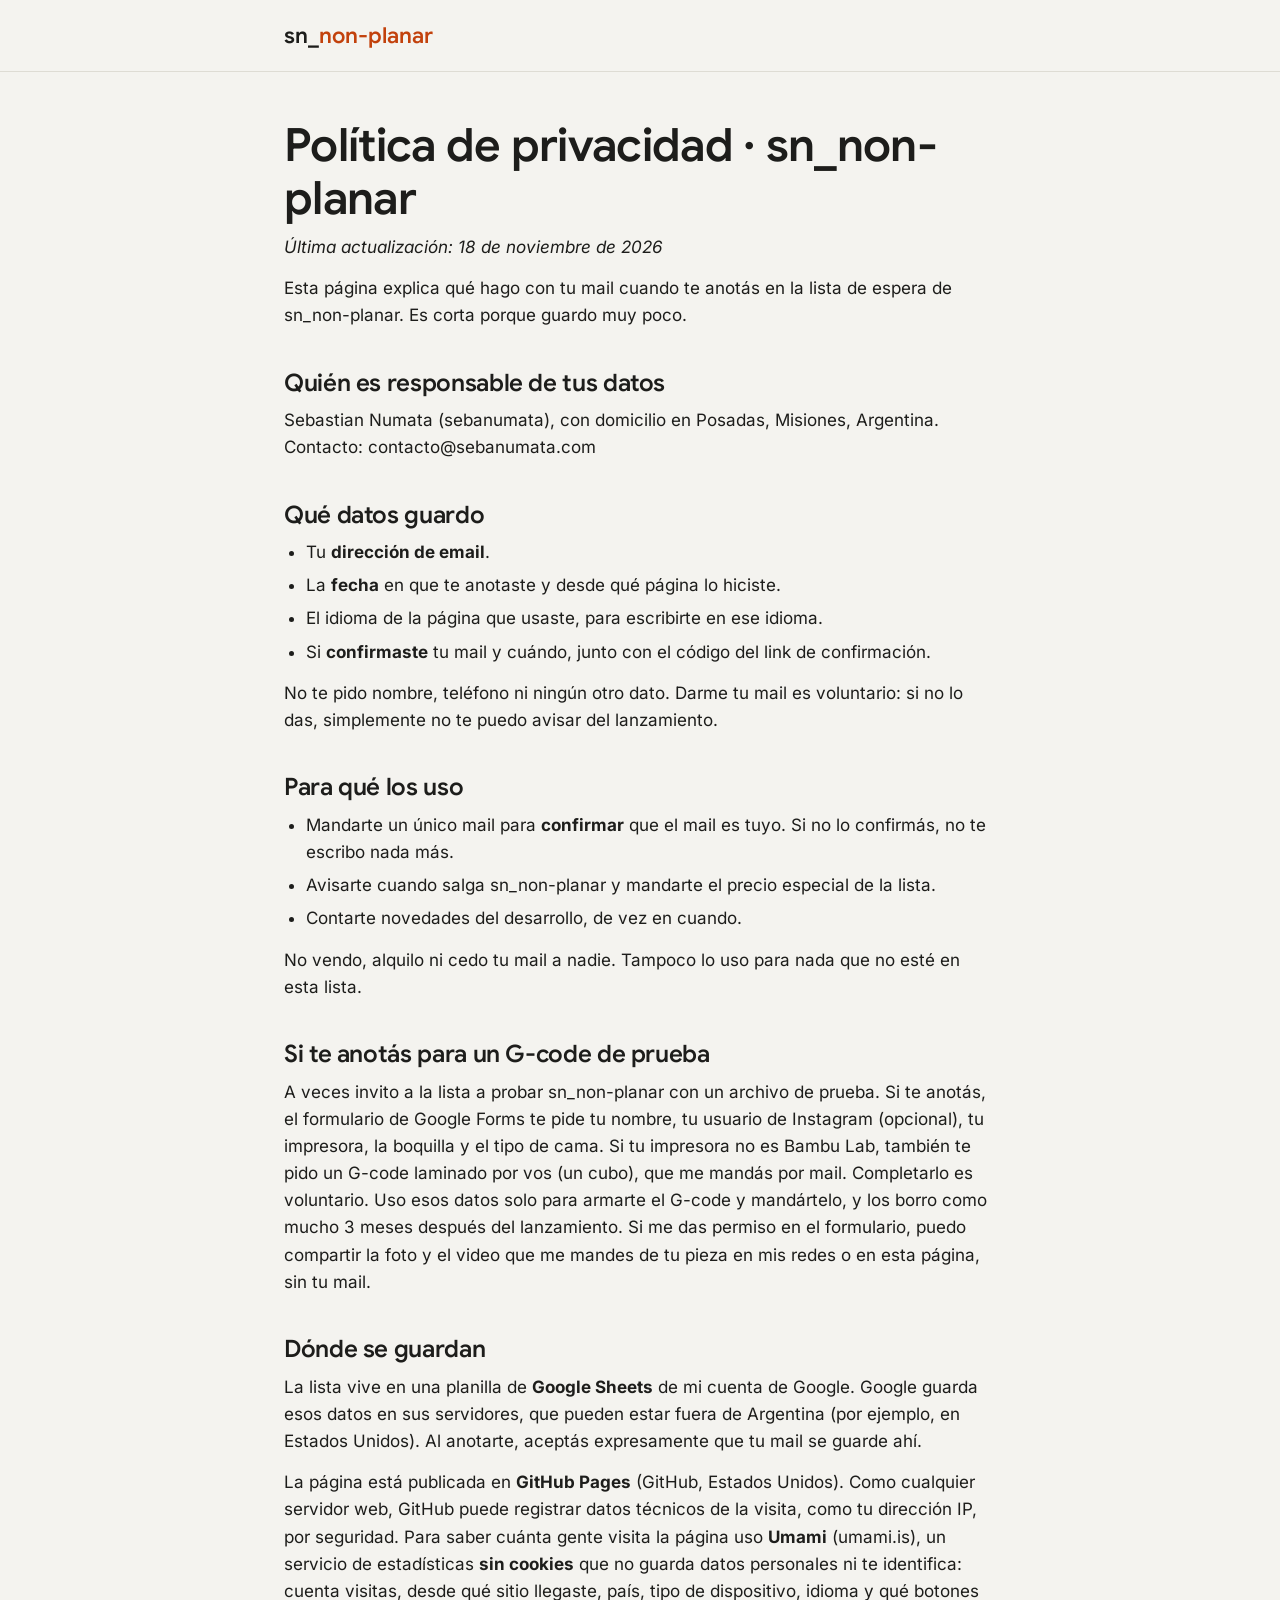
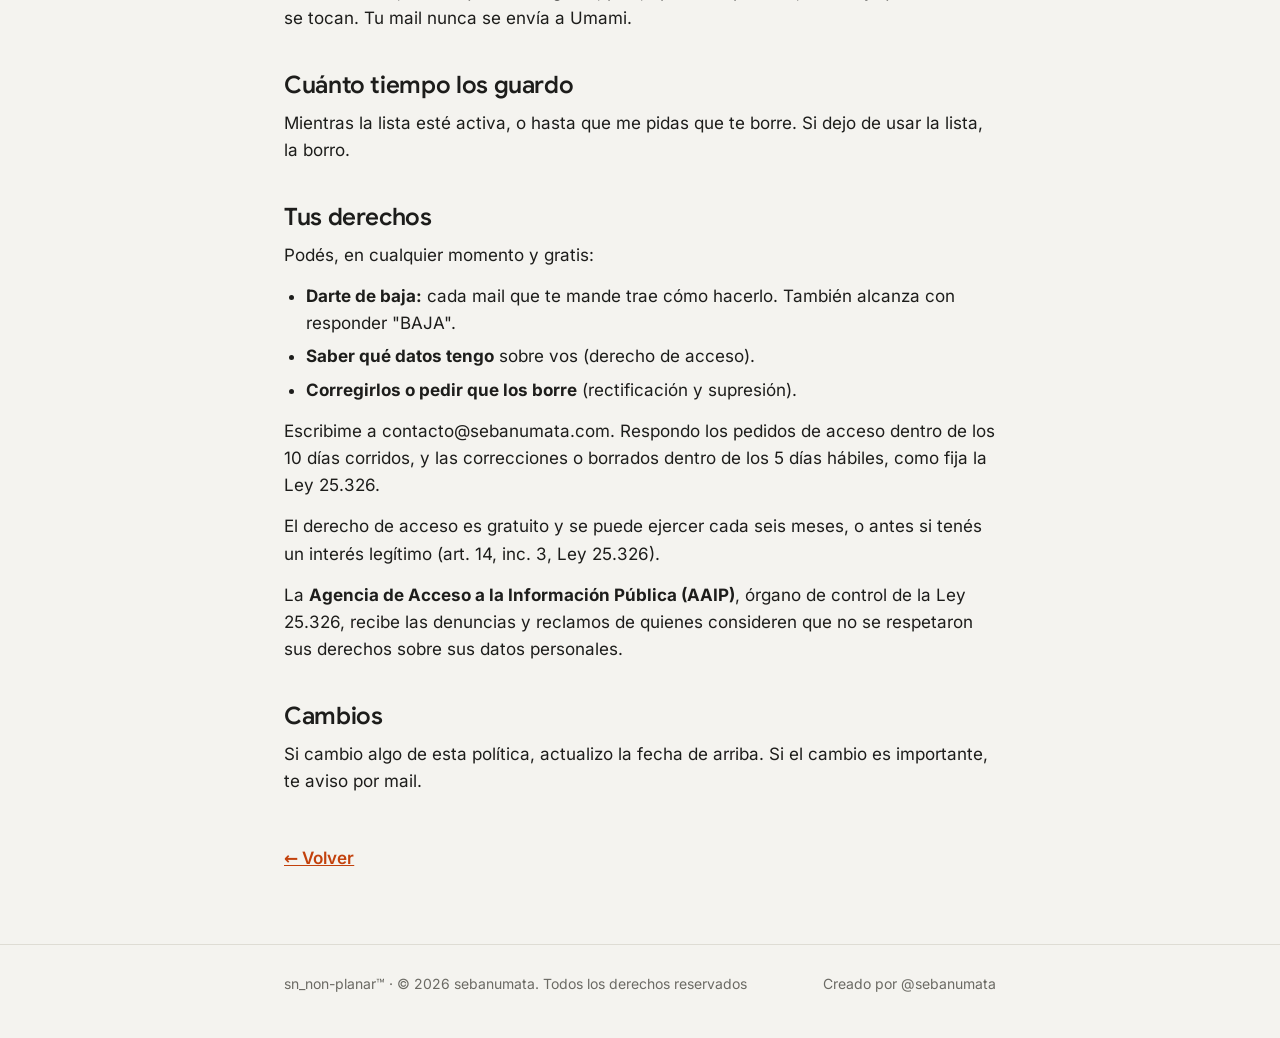
<file: privacidad.html>
<!DOCTYPE html>
<html lang="es"><head>
<meta charset="utf-8">
<meta name="viewport" content="width=device-width, initial-scale=1, viewport-fit=cover">
<title>Política de privacidad · sn_non-planar</title>
<style>
@font-face{font-family:'Google Sans';font-style:italic;font-weight:400 700;font-display:swap;src:url(fonts/google-sans-latin-ext-italic.woff2) format('woff2');unicode-range:U+0100-02BA, U+02BD-02C5, U+02C7-02CC, U+02CE-02D7, U+02DD-02FF, U+0304, U+0308, U+0329, U+1D00-1DBF, U+1E00-1E9F, U+1EF2-1EFF, U+2020, U+20A0-20AB, U+20AD-20C4, U+2113, U+2C60-2C7F, U+A720-A7FF}
@font-face{font-family:'Google Sans';font-style:italic;font-weight:400 700;font-display:swap;src:url(fonts/google-sans-latin-italic.woff2) format('woff2');unicode-range:U+0000-00FF, U+0131, U+0152-0153, U+02BB-02BC, U+02C6, U+02DA, U+02DC, U+0304, U+0308, U+0329, U+2000-206F, U+20AC, U+2122, U+2191, U+2193, U+2212, U+2215, U+FEFF, U+FFFD}
@font-face{font-family:'Google Sans';font-style:normal;font-weight:400 700;font-display:swap;src:url(fonts/google-sans-latin-ext-normal.woff2) format('woff2');unicode-range:U+0100-02BA, U+02BD-02C5, U+02C7-02CC, U+02CE-02D7, U+02DD-02FF, U+0304, U+0308, U+0329, U+1D00-1DBF, U+1E00-1E9F, U+1EF2-1EFF, U+2020, U+20A0-20AB, U+20AD-20C4, U+2113, U+2C60-2C7F, U+A720-A7FF}
@font-face{font-family:'Google Sans';font-style:normal;font-weight:400 700;font-display:swap;src:url(fonts/google-sans-latin-normal.woff2) format('woff2');unicode-range:U+0000-00FF, U+0131, U+0152-0153, U+02BB-02BC, U+02C6, U+02DA, U+02DC, U+0304, U+0308, U+0329, U+2000-206F, U+20AC, U+2122, U+2191, U+2193, U+2212, U+2215, U+FEFF, U+FFFD}
@font-face{font-family:'Inter';font-style:italic;font-weight:400 700;font-display:swap;src:url(fonts/inter-latin-ext-italic.woff2) format('woff2');unicode-range:U+0100-02BA, U+02BD-02C5, U+02C7-02CC, U+02CE-02D7, U+02DD-02FF, U+0304, U+0308, U+0329, U+1D00-1DBF, U+1E00-1E9F, U+1EF2-1EFF, U+2020, U+20A0-20AB, U+20AD-20C4, U+2113, U+2C60-2C7F, U+A720-A7FF}
@font-face{font-family:'Inter';font-style:italic;font-weight:400 700;font-display:swap;src:url(fonts/inter-latin-italic.woff2) format('woff2');unicode-range:U+0000-00FF, U+0131, U+0152-0153, U+02BB-02BC, U+02C6, U+02DA, U+02DC, U+0304, U+0308, U+0329, U+2000-206F, U+20AC, U+2122, U+2191, U+2193, U+2212, U+2215, U+FEFF, U+FFFD}
@font-face{font-family:'Inter';font-style:normal;font-weight:400 700;font-display:swap;src:url(fonts/inter-latin-ext-normal.woff2) format('woff2');unicode-range:U+0100-02BA, U+02BD-02C5, U+02C7-02CC, U+02CE-02D7, U+02DD-02FF, U+0304, U+0308, U+0329, U+1D00-1DBF, U+1E00-1E9F, U+1EF2-1EFF, U+2020, U+20A0-20AB, U+20AD-20C4, U+2113, U+2C60-2C7F, U+A720-A7FF}
@font-face{font-family:'Inter';font-style:normal;font-weight:400 700;font-display:swap;src:url(fonts/inter-latin-normal.woff2) format('woff2');unicode-range:U+0000-00FF, U+0131, U+0152-0153, U+02BB-02BC, U+02C6, U+02DA, U+02DC, U+0304, U+0308, U+0329, U+2000-206F, U+20AC, U+2122, U+2191, U+2193, U+2212, U+2215, U+FEFF, U+FFFD}
:root{--bg:#f4f3ef;--card:#fff;--ink:#1d1d1b;--mut:#6b6a64;--line:#dedcd4;--acc:#c2410c;
  --serif:"Google Sans",system-ui,-apple-system,"Segoe UI",sans-serif;--sans:"Inter",system-ui,-apple-system,"Segoe UI",sans-serif}
@media (prefers-color-scheme:dark){:root{--bg:#161614;--card:#21211e;--ink:#eceae4;--mut:#9b998f;--line:#34332e;--acc:#fb923c}}
*{box-sizing:border-box}
body{margin:0;background:var(--bg);color:var(--ink);font:17px/1.6 var(--sans)}
.wrap{max-width:760px;margin:0 auto;padding:0 24px}
header{padding:18px 0;border-bottom:1px solid var(--line)}
.logo{font-family:var(--serif);font-size:22px;font-weight:600;color:var(--ink);text-decoration:none}
.logo b{color:var(--acc);font-weight:600}
main{padding:48px 0 72px}
h1,h2{font-family:var(--serif);font-weight:600;letter-spacing:-.015em;line-height:1.15}
h1{font-size:clamp(32px,5vw,46px);margin:0 0 8px}
h2{font-size:24px;margin:40px 0 10px}
p,ul{margin:0 0 14px}
main > p:first-of-type em{color:var(--mut)}
ul{padding-left:22px}
li{margin:6px 0}
a{color:var(--acc)}
.back{display:inline-block;margin-top:36px;font-weight:600}
footer{padding:28px 0;border-top:1px solid var(--line);font-size:14px;color:var(--mut)}
footer .wrap{display:flex;flex-wrap:wrap;justify-content:space-between;gap:8px 24px}
@media (max-width:600px){body{font-size:16px} main{padding:32px 0 52px} h2{font-size:21px;margin-top:32px}}
</style>
<script defer src="https://cloud.umami.is/script.js" data-website-id="47abc882-46cf-43f9-bfaf-ce4189b0ebf0" data-domains="sebanumata.github.io"></script>
</head>
<body>
<header><div class="wrap"><a class="logo" href="index.html">sn_<b>non-planar</b></a></div></header>
<main><div class="wrap">
<h1>Política de privacidad · sn_non-planar</h1>
<p><em>Última actualización: 18 de noviembre de 2026</em></p>
<p>Esta página explica qué hago con tu mail cuando te anotás en la lista de espera de sn_non-planar. Es corta porque guardo muy poco.</p>
<h2>Quién es responsable de tus datos</h2>
<p>Sebastian Numata (sebanumata), con domicilio en Posadas, Misiones, Argentina.<br>Contacto: contacto@sebanumata.com</p>
<h2>Qué datos guardo</h2>
<ul><li>Tu <strong>dirección de email</strong>.</li><li>La <strong>fecha</strong> en que te anotaste y desde qué página lo hiciste.</li><li>El idioma de la página que usaste, para escribirte en ese idioma.</li><li>Si <strong>confirmaste</strong> tu mail y cuándo, junto con el código del link de confirmación.</li></ul>
<p>No te pido nombre, teléfono ni ningún otro dato. Darme tu mail es voluntario: si no lo das, simplemente no te puedo avisar del lanzamiento.</p>
<h2>Para qué los uso</h2>
<ul><li>Mandarte un único mail para <strong>confirmar</strong> que el mail es tuyo. Si no lo confirmás, no te escribo nada más.</li><li>Avisarte cuando salga sn_non-planar y mandarte el precio especial de la lista.</li><li>Contarte novedades del desarrollo, de vez en cuando.</li></ul>
<p>No vendo, alquilo ni cedo tu mail a nadie. Tampoco lo uso para nada que no esté en esta lista.</p>
<h2>Si te anotás para un G-code de prueba</h2>
<p>A veces invito a la lista a probar sn_non-planar con un archivo de prueba. Si te anotás, el formulario de Google Forms te pide tu nombre, tu usuario de Instagram (opcional), tu impresora, la boquilla y el tipo de cama. Si tu impresora no es Bambu Lab, también te pido un G-code laminado por vos (un cubo), que me mandás por mail. Completarlo es voluntario. Uso esos datos solo para armarte el G-code y mandártelo, y los borro como mucho 3 meses después del lanzamiento. Si me das permiso en el formulario, puedo compartir la foto y el video que me mandes de tu pieza en mis redes o en esta página, sin tu mail.</p>
<h2>Dónde se guardan</h2>
<p>La lista vive en una planilla de <strong>Google Sheets</strong> de mi cuenta de Google. Google guarda esos datos en sus servidores, que pueden estar fuera de Argentina (por ejemplo, en Estados Unidos). Al anotarte, aceptás expresamente que tu mail se guarde ahí.</p>
<p>La página está publicada en <strong>GitHub Pages</strong> (GitHub, Estados Unidos). Como cualquier servidor web, GitHub puede registrar datos técnicos de la visita, como tu dirección IP, por seguridad. Para saber cuánta gente visita la página uso <strong>Umami</strong> (umami.is), un servicio de estadísticas <strong>sin cookies</strong> que no guarda datos personales ni te identifica: cuenta visitas, desde qué sitio llegaste, país, tipo de dispositivo, idioma y qué botones se tocan. Tu mail nunca se envía a Umami.</p>
<h2>Cuánto tiempo los guardo</h2>
<p>Mientras la lista esté activa, o hasta que me pidas que te borre. Si dejo de usar la lista, la borro.</p>
<h2>Tus derechos</h2>
<p>Podés, en cualquier momento y gratis:</p>
<ul><li><strong>Darte de baja:</strong> cada mail que te mande trae cómo hacerlo. También alcanza con responder &quot;BAJA&quot;.</li><li><strong>Saber qué datos tengo</strong> sobre vos (derecho de acceso).</li><li><strong>Corregirlos o pedir que los borre</strong> (rectificación y supresión).</li></ul>
<p>Escribime a contacto@sebanumata.com. Respondo los pedidos de acceso dentro de los 10 días corridos, y las correcciones o borrados dentro de los 5 días hábiles, como fija la Ley 25.326.</p>
<p>El derecho de acceso es gratuito y se puede ejercer cada seis meses, o antes si tenés un interés legítimo (art. 14, inc. 3, Ley 25.326).</p>
<p>La <strong>Agencia de Acceso a la Información Pública (AAIP)</strong>, órgano de control de la Ley 25.326, recibe las denuncias y reclamos de quienes consideren que no se respetaron sus derechos sobre sus datos personales.</p>
<h2>Cambios</h2>
<p>Si cambio algo de esta política, actualizo la fecha de arriba. Si el cambio es importante, te aviso por mail.</p>
<a class="back" href="index.html">← Volver</a>
</div></main>
<footer><div class="wrap"><p>sn_non-planar™ · © 2026 sebanumata. Todos los derechos reservados</p><p>Creado por @sebanumata</p></div></footer>
</body></html>
</file>
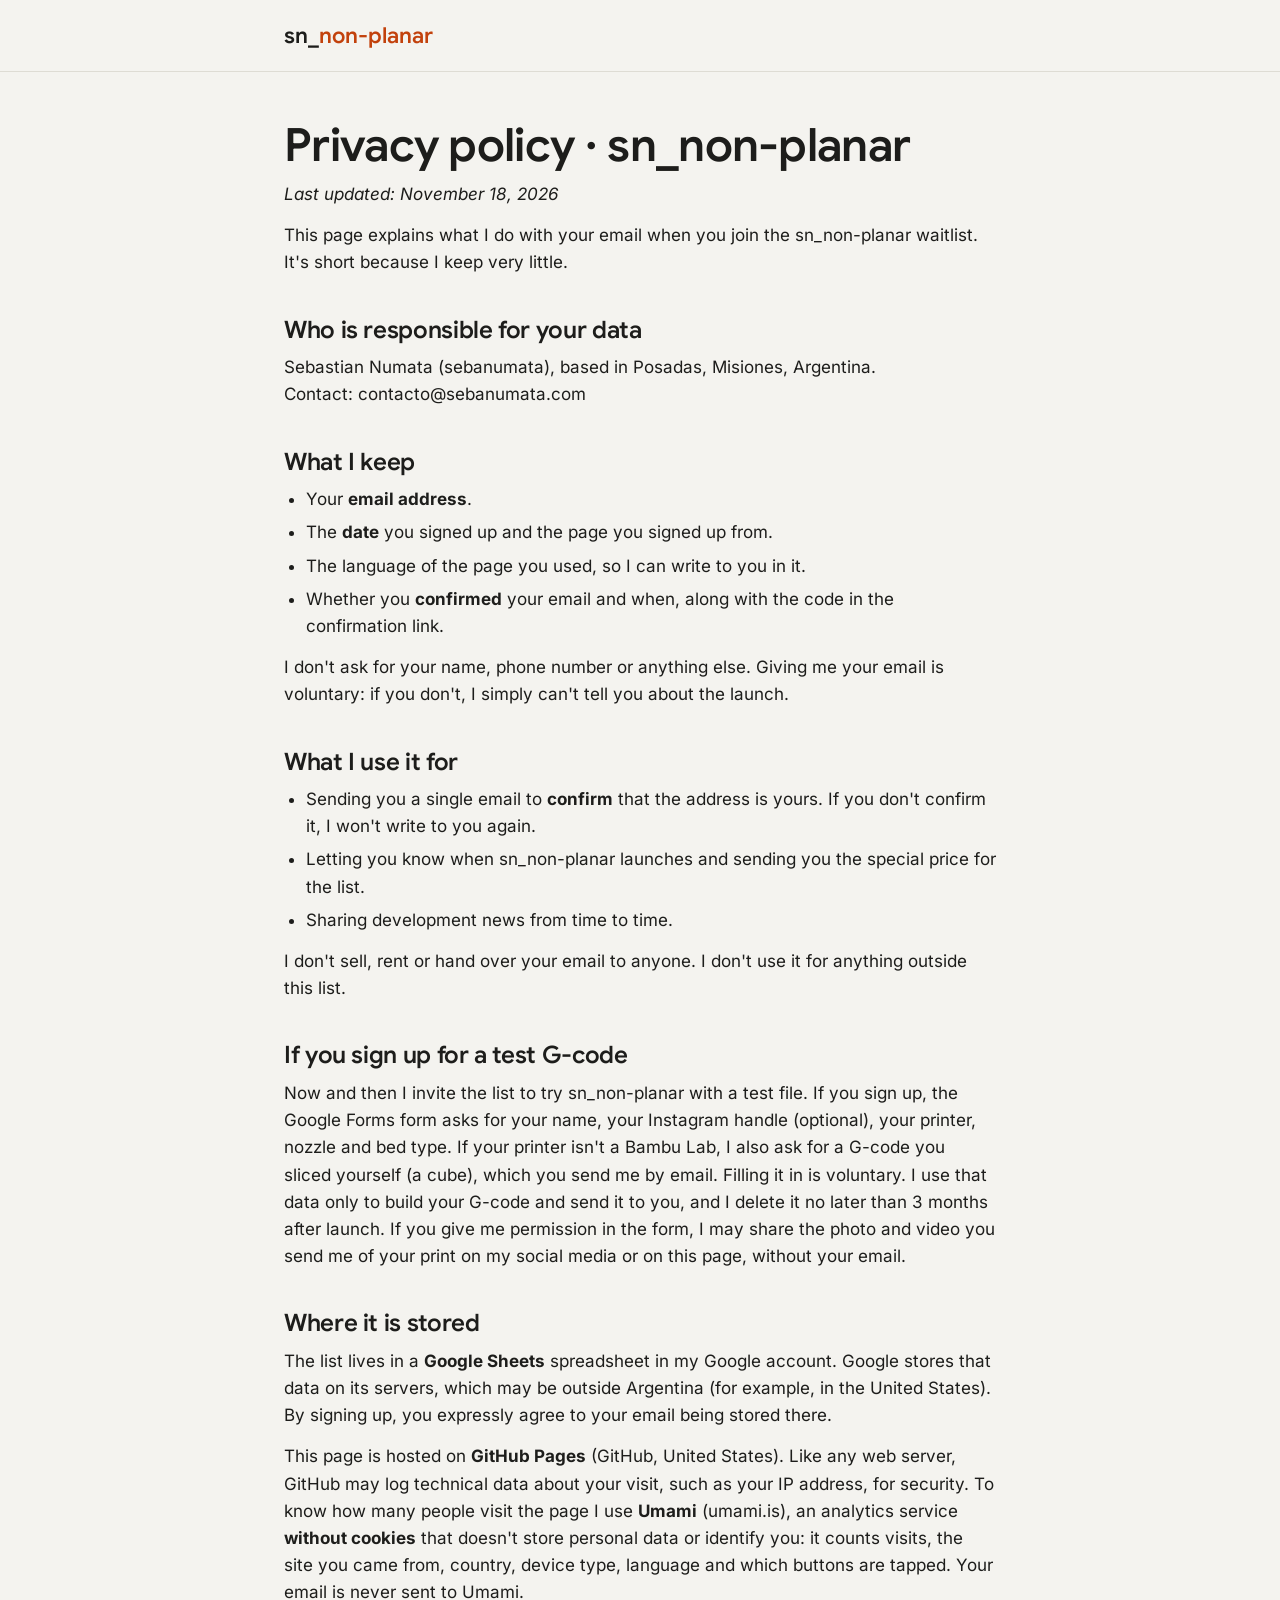
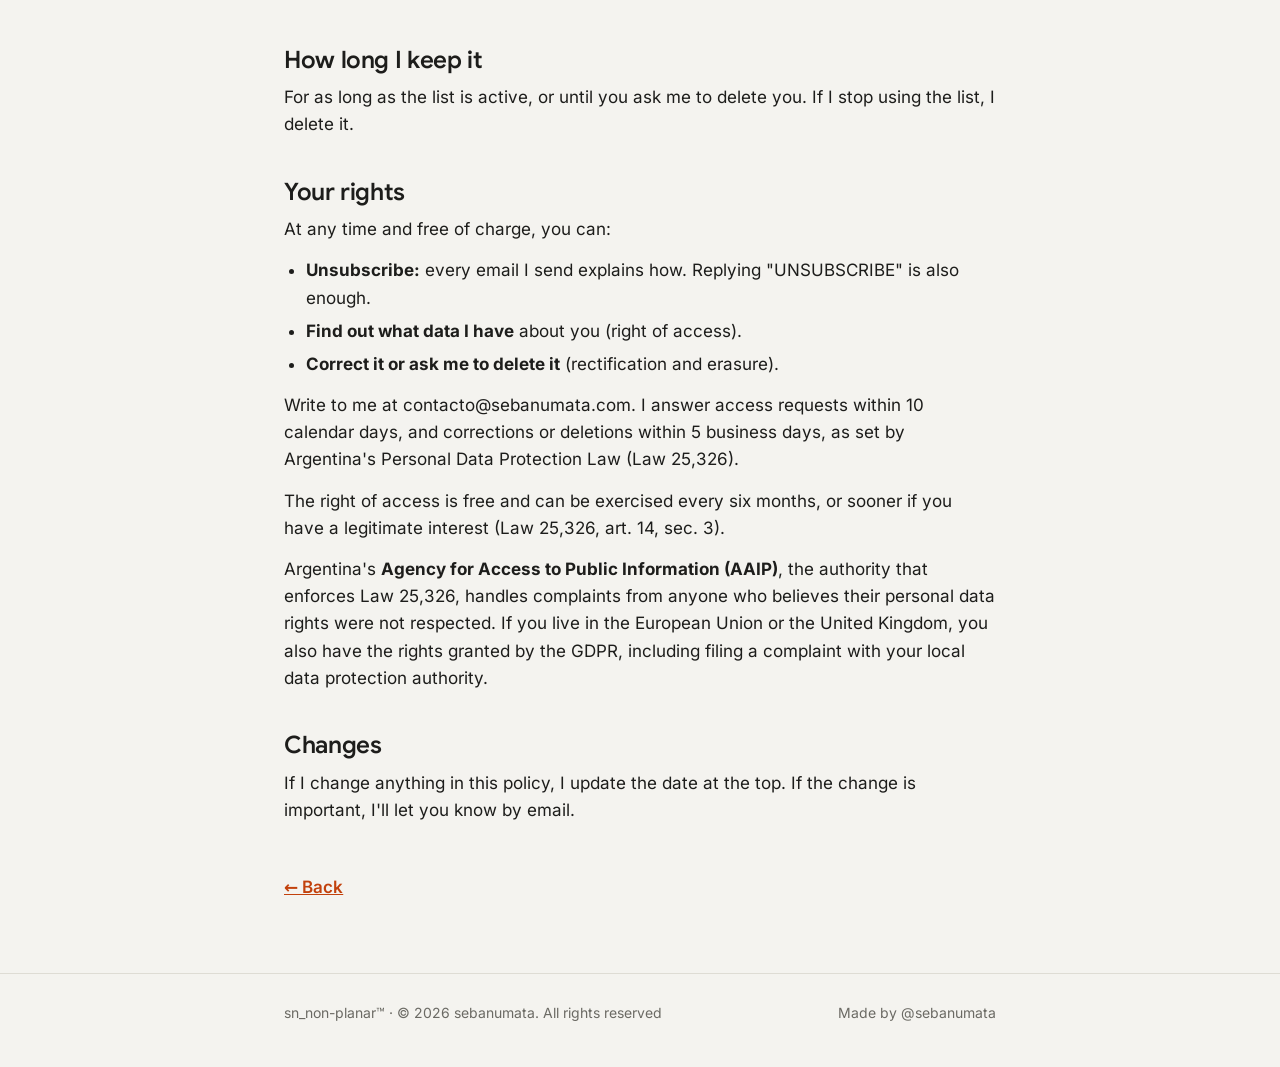
<file: en/privacidad.html>
<!DOCTYPE html>
<html lang="en"><head>
<meta charset="utf-8">
<meta name="viewport" content="width=device-width, initial-scale=1, viewport-fit=cover">
<title>Privacy policy · sn_non-planar</title>
<style>
@font-face{font-family:'Google Sans';font-style:italic;font-weight:400 700;font-display:swap;src:url(../fonts/google-sans-latin-ext-italic.woff2) format('woff2');unicode-range:U+0100-02BA, U+02BD-02C5, U+02C7-02CC, U+02CE-02D7, U+02DD-02FF, U+0304, U+0308, U+0329, U+1D00-1DBF, U+1E00-1E9F, U+1EF2-1EFF, U+2020, U+20A0-20AB, U+20AD-20C4, U+2113, U+2C60-2C7F, U+A720-A7FF}
@font-face{font-family:'Google Sans';font-style:italic;font-weight:400 700;font-display:swap;src:url(../fonts/google-sans-latin-italic.woff2) format('woff2');unicode-range:U+0000-00FF, U+0131, U+0152-0153, U+02BB-02BC, U+02C6, U+02DA, U+02DC, U+0304, U+0308, U+0329, U+2000-206F, U+20AC, U+2122, U+2191, U+2193, U+2212, U+2215, U+FEFF, U+FFFD}
@font-face{font-family:'Google Sans';font-style:normal;font-weight:400 700;font-display:swap;src:url(../fonts/google-sans-latin-ext-normal.woff2) format('woff2');unicode-range:U+0100-02BA, U+02BD-02C5, U+02C7-02CC, U+02CE-02D7, U+02DD-02FF, U+0304, U+0308, U+0329, U+1D00-1DBF, U+1E00-1E9F, U+1EF2-1EFF, U+2020, U+20A0-20AB, U+20AD-20C4, U+2113, U+2C60-2C7F, U+A720-A7FF}
@font-face{font-family:'Google Sans';font-style:normal;font-weight:400 700;font-display:swap;src:url(../fonts/google-sans-latin-normal.woff2) format('woff2');unicode-range:U+0000-00FF, U+0131, U+0152-0153, U+02BB-02BC, U+02C6, U+02DA, U+02DC, U+0304, U+0308, U+0329, U+2000-206F, U+20AC, U+2122, U+2191, U+2193, U+2212, U+2215, U+FEFF, U+FFFD}
@font-face{font-family:'Inter';font-style:italic;font-weight:400 700;font-display:swap;src:url(../fonts/inter-latin-ext-italic.woff2) format('woff2');unicode-range:U+0100-02BA, U+02BD-02C5, U+02C7-02CC, U+02CE-02D7, U+02DD-02FF, U+0304, U+0308, U+0329, U+1D00-1DBF, U+1E00-1E9F, U+1EF2-1EFF, U+2020, U+20A0-20AB, U+20AD-20C4, U+2113, U+2C60-2C7F, U+A720-A7FF}
@font-face{font-family:'Inter';font-style:italic;font-weight:400 700;font-display:swap;src:url(../fonts/inter-latin-italic.woff2) format('woff2');unicode-range:U+0000-00FF, U+0131, U+0152-0153, U+02BB-02BC, U+02C6, U+02DA, U+02DC, U+0304, U+0308, U+0329, U+2000-206F, U+20AC, U+2122, U+2191, U+2193, U+2212, U+2215, U+FEFF, U+FFFD}
@font-face{font-family:'Inter';font-style:normal;font-weight:400 700;font-display:swap;src:url(../fonts/inter-latin-ext-normal.woff2) format('woff2');unicode-range:U+0100-02BA, U+02BD-02C5, U+02C7-02CC, U+02CE-02D7, U+02DD-02FF, U+0304, U+0308, U+0329, U+1D00-1DBF, U+1E00-1E9F, U+1EF2-1EFF, U+2020, U+20A0-20AB, U+20AD-20C4, U+2113, U+2C60-2C7F, U+A720-A7FF}
@font-face{font-family:'Inter';font-style:normal;font-weight:400 700;font-display:swap;src:url(../fonts/inter-latin-normal.woff2) format('woff2');unicode-range:U+0000-00FF, U+0131, U+0152-0153, U+02BB-02BC, U+02C6, U+02DA, U+02DC, U+0304, U+0308, U+0329, U+2000-206F, U+20AC, U+2122, U+2191, U+2193, U+2212, U+2215, U+FEFF, U+FFFD}
:root{--bg:#f4f3ef;--card:#fff;--ink:#1d1d1b;--mut:#6b6a64;--line:#dedcd4;--acc:#c2410c;
  --serif:"Google Sans",system-ui,-apple-system,"Segoe UI",sans-serif;--sans:"Inter",system-ui,-apple-system,"Segoe UI",sans-serif}
@media (prefers-color-scheme:dark){:root{--bg:#161614;--card:#21211e;--ink:#eceae4;--mut:#9b998f;--line:#34332e;--acc:#fb923c}}
*{box-sizing:border-box}
body{margin:0;background:var(--bg);color:var(--ink);font:17px/1.6 var(--sans)}
.wrap{max-width:760px;margin:0 auto;padding:0 24px}
header{padding:18px 0;border-bottom:1px solid var(--line)}
.logo{font-family:var(--serif);font-size:22px;font-weight:600;color:var(--ink);text-decoration:none}
.logo b{color:var(--acc);font-weight:600}
main{padding:48px 0 72px}
h1,h2{font-family:var(--serif);font-weight:600;letter-spacing:-.015em;line-height:1.15}
h1{font-size:clamp(32px,5vw,46px);margin:0 0 8px}
h2{font-size:24px;margin:40px 0 10px}
p,ul{margin:0 0 14px}
main > p:first-of-type em{color:var(--mut)}
ul{padding-left:22px}
li{margin:6px 0}
a{color:var(--acc)}
.back{display:inline-block;margin-top:36px;font-weight:600}
footer{padding:28px 0;border-top:1px solid var(--line);font-size:14px;color:var(--mut)}
footer .wrap{display:flex;flex-wrap:wrap;justify-content:space-between;gap:8px 24px}
@media (max-width:600px){body{font-size:16px} main{padding:32px 0 52px} h2{font-size:21px;margin-top:32px}}
</style>
<script defer src="https://cloud.umami.is/script.js" data-website-id="47abc882-46cf-43f9-bfaf-ce4189b0ebf0" data-domains="sebanumata.github.io"></script>
</head>
<body>
<header><div class="wrap"><a class="logo" href="index.html">sn_<b>non-planar</b></a></div></header>
<main><div class="wrap">
<h1>Privacy policy · sn_non-planar</h1>
<p><em>Last updated: November 18, 2026</em></p>
<p>This page explains what I do with your email when you join the sn_non-planar waitlist. It&#x27;s short because I keep very little.</p>
<h2>Who is responsible for your data</h2>
<p>Sebastian Numata (sebanumata), based in Posadas, Misiones, Argentina.<br>Contact: contacto@sebanumata.com</p>
<h2>What I keep</h2>
<ul><li>Your <strong>email address</strong>.</li><li>The <strong>date</strong> you signed up and the page you signed up from.</li><li>The language of the page you used, so I can write to you in it.</li><li>Whether you <strong>confirmed</strong> your email and when, along with the code in the confirmation link.</li></ul>
<p>I don&#x27;t ask for your name, phone number or anything else. Giving me your email is voluntary: if you don&#x27;t, I simply can&#x27;t tell you about the launch.</p>
<h2>What I use it for</h2>
<ul><li>Sending you a single email to <strong>confirm</strong> that the address is yours. If you don&#x27;t confirm it, I won&#x27;t write to you again.</li><li>Letting you know when sn_non-planar launches and sending you the special price for the list.</li><li>Sharing development news from time to time.</li></ul>
<p>I don&#x27;t sell, rent or hand over your email to anyone. I don&#x27;t use it for anything outside this list.</p>
<h2>If you sign up for a test G-code</h2>
<p>Now and then I invite the list to try sn_non-planar with a test file. If you sign up, the Google Forms form asks for your name, your Instagram handle (optional), your printer, nozzle and bed type. If your printer isn&#x27;t a Bambu Lab, I also ask for a G-code you sliced yourself (a cube), which you send me by email. Filling it in is voluntary. I use that data only to build your G-code and send it to you, and I delete it no later than 3 months after launch. If you give me permission in the form, I may share the photo and video you send me of your print on my social media or on this page, without your email.</p>
<h2>Where it is stored</h2>
<p>The list lives in a <strong>Google Sheets</strong> spreadsheet in my Google account. Google stores that data on its servers, which may be outside Argentina (for example, in the United States). By signing up, you expressly agree to your email being stored there.</p>
<p>This page is hosted on <strong>GitHub Pages</strong> (GitHub, United States). Like any web server, GitHub may log technical data about your visit, such as your IP address, for security. To know how many people visit the page I use <strong>Umami</strong> (umami.is), an analytics service <strong>without cookies</strong> that doesn&#x27;t store personal data or identify you: it counts visits, the site you came from, country, device type, language and which buttons are tapped. Your email is never sent to Umami.</p>
<h2>How long I keep it</h2>
<p>For as long as the list is active, or until you ask me to delete you. If I stop using the list, I delete it.</p>
<h2>Your rights</h2>
<p>At any time and free of charge, you can:</p>
<ul><li><strong>Unsubscribe:</strong> every email I send explains how. Replying &quot;UNSUBSCRIBE&quot; is also enough.</li><li><strong>Find out what data I have</strong> about you (right of access).</li><li><strong>Correct it or ask me to delete it</strong> (rectification and erasure).</li></ul>
<p>Write to me at contacto@sebanumata.com. I answer access requests within 10 calendar days, and corrections or deletions within 5 business days, as set by Argentina&#x27;s Personal Data Protection Law (Law 25,326).</p>
<p>The right of access is free and can be exercised every six months, or sooner if you have a legitimate interest (Law 25,326, art. 14, sec. 3).</p>
<p>Argentina&#x27;s <strong>Agency for Access to Public Information (AAIP)</strong>, the authority that enforces Law 25,326, handles complaints from anyone who believes their personal data rights were not respected. If you live in the European Union or the United Kingdom, you also have the rights granted by the GDPR, including filing a complaint with your local data protection authority.</p>
<h2>Changes</h2>
<p>If I change anything in this policy, I update the date at the top. If the change is important, I&#x27;ll let you know by email.</p>
<a class="back" href="index.html">← Back</a>
</div></main>
<footer><div class="wrap"><p>sn_non-planar™ · © 2026 sebanumata. All rights reserved</p><p>Made by @sebanumata</p></div></footer>
</body></html>
</file>
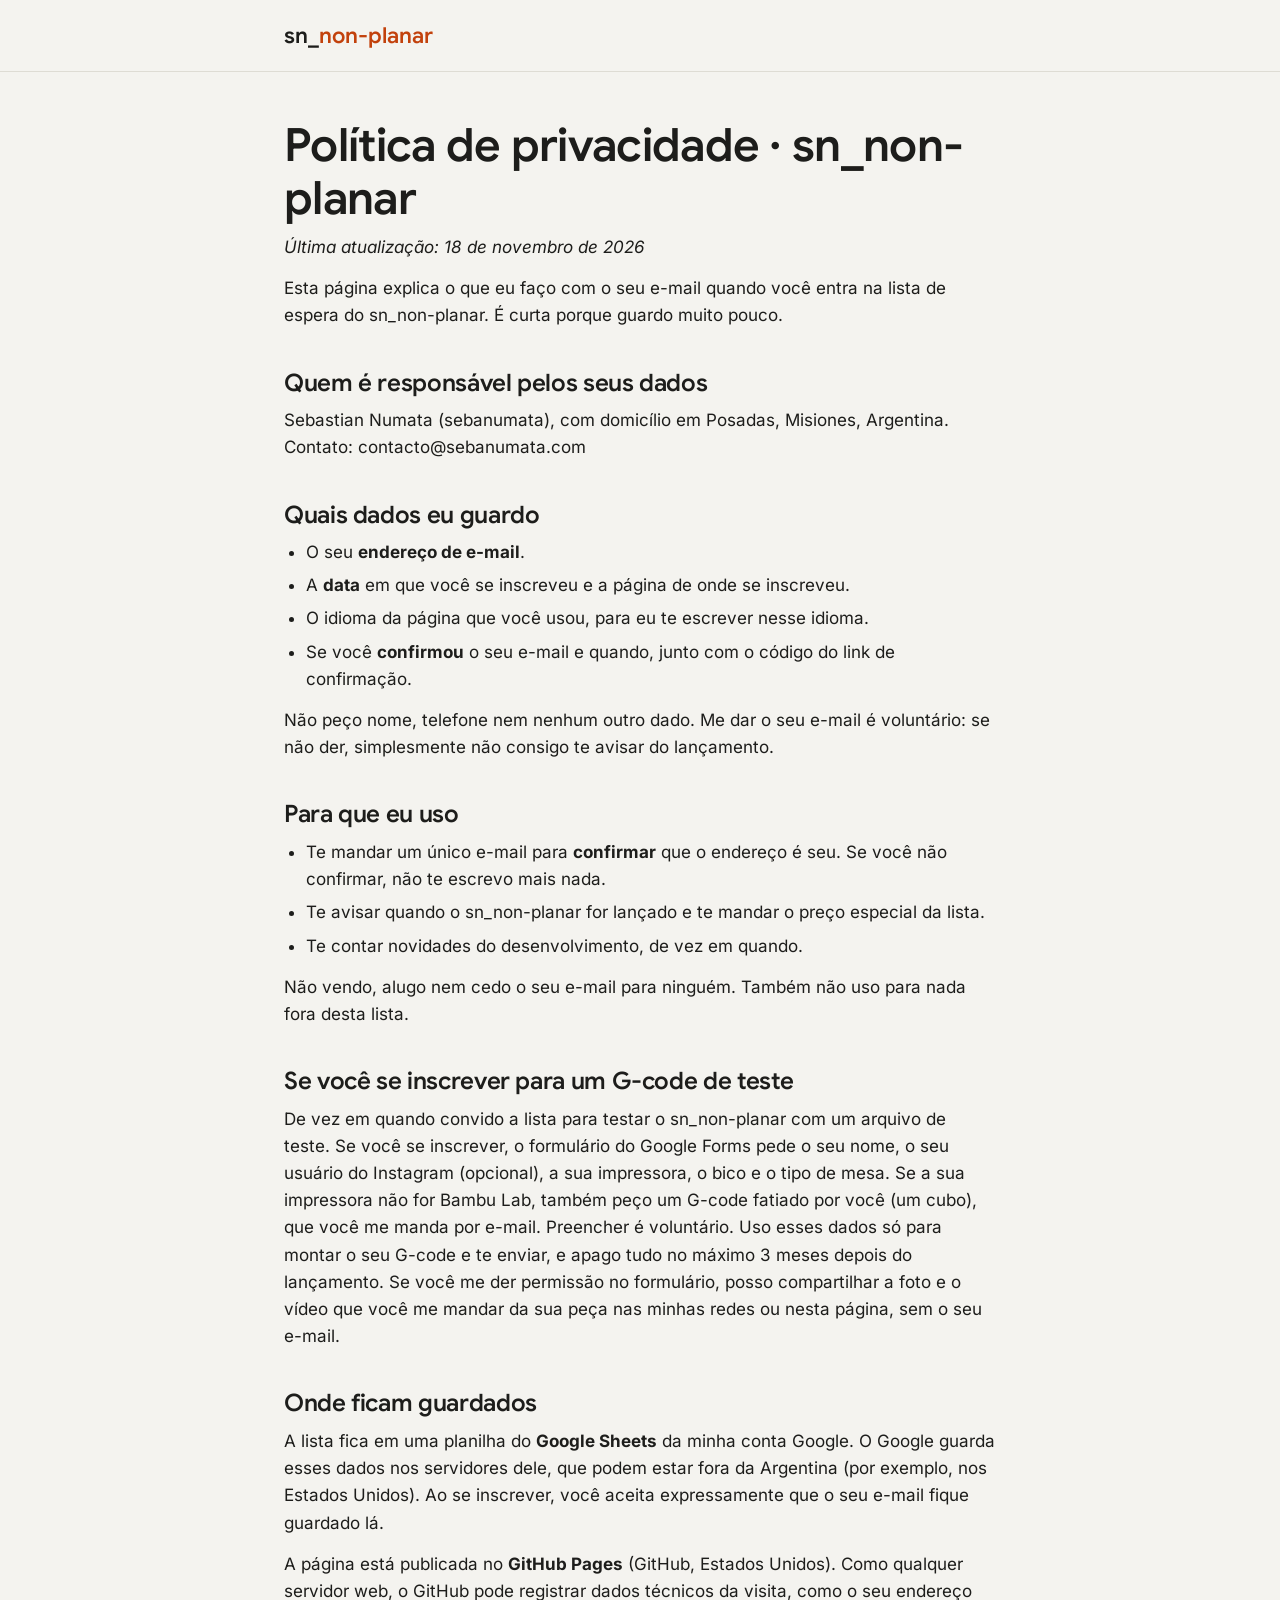
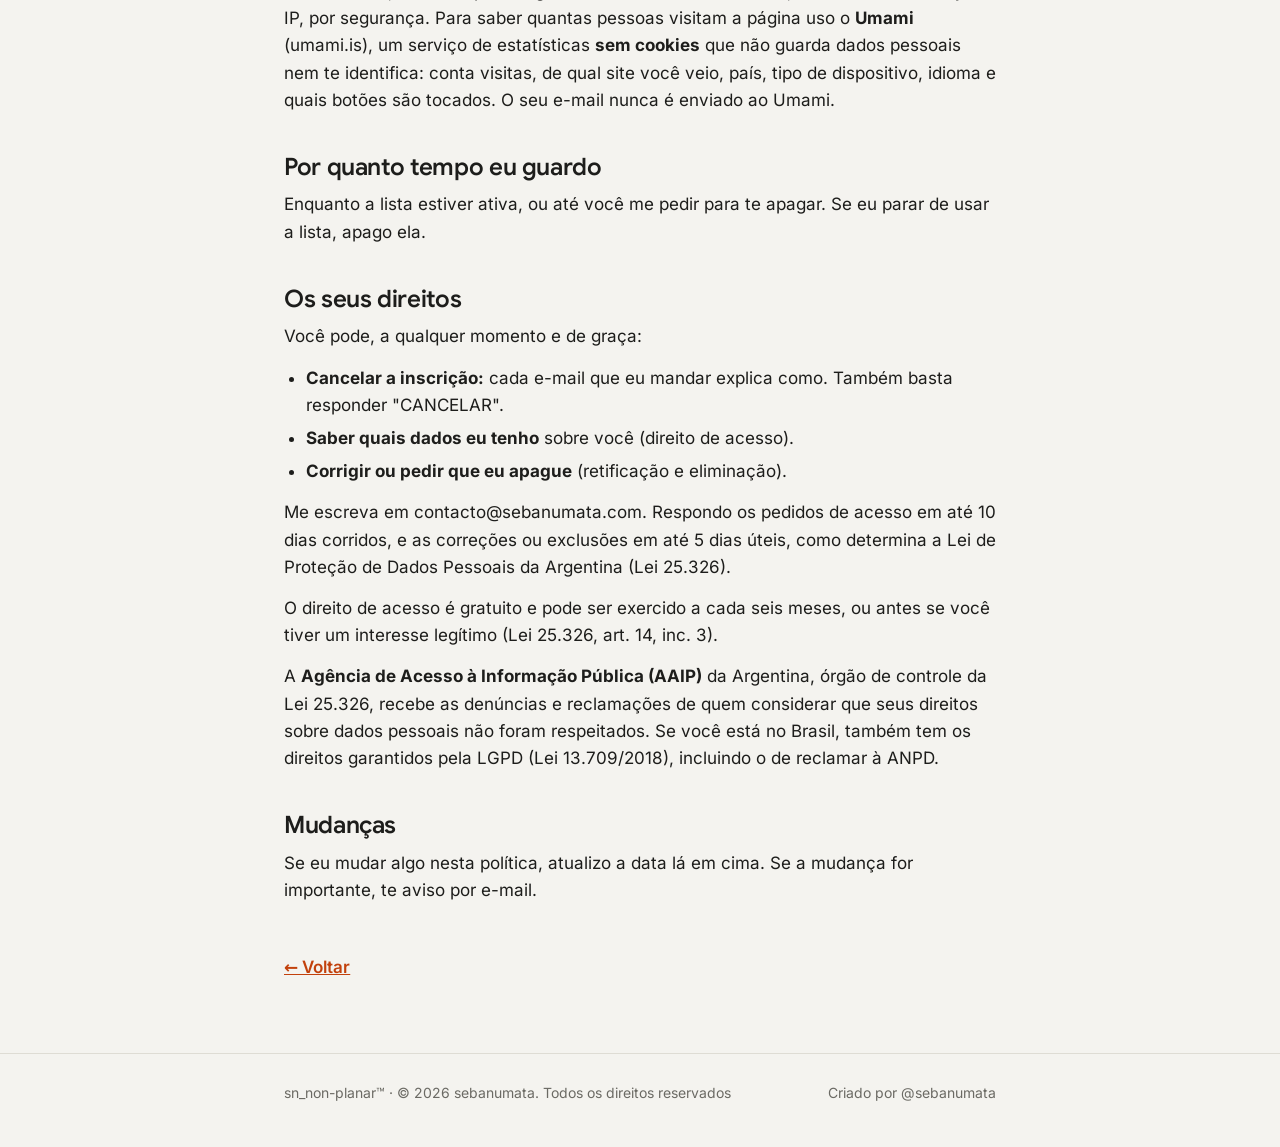
<file: pt/privacidad.html>
<!DOCTYPE html>
<html lang="pt"><head>
<meta charset="utf-8">
<meta name="viewport" content="width=device-width, initial-scale=1, viewport-fit=cover">
<title>Política de privacidade · sn_non-planar</title>
<style>
@font-face{font-family:'Google Sans';font-style:italic;font-weight:400 700;font-display:swap;src:url(../fonts/google-sans-latin-ext-italic.woff2) format('woff2');unicode-range:U+0100-02BA, U+02BD-02C5, U+02C7-02CC, U+02CE-02D7, U+02DD-02FF, U+0304, U+0308, U+0329, U+1D00-1DBF, U+1E00-1E9F, U+1EF2-1EFF, U+2020, U+20A0-20AB, U+20AD-20C4, U+2113, U+2C60-2C7F, U+A720-A7FF}
@font-face{font-family:'Google Sans';font-style:italic;font-weight:400 700;font-display:swap;src:url(../fonts/google-sans-latin-italic.woff2) format('woff2');unicode-range:U+0000-00FF, U+0131, U+0152-0153, U+02BB-02BC, U+02C6, U+02DA, U+02DC, U+0304, U+0308, U+0329, U+2000-206F, U+20AC, U+2122, U+2191, U+2193, U+2212, U+2215, U+FEFF, U+FFFD}
@font-face{font-family:'Google Sans';font-style:normal;font-weight:400 700;font-display:swap;src:url(../fonts/google-sans-latin-ext-normal.woff2) format('woff2');unicode-range:U+0100-02BA, U+02BD-02C5, U+02C7-02CC, U+02CE-02D7, U+02DD-02FF, U+0304, U+0308, U+0329, U+1D00-1DBF, U+1E00-1E9F, U+1EF2-1EFF, U+2020, U+20A0-20AB, U+20AD-20C4, U+2113, U+2C60-2C7F, U+A720-A7FF}
@font-face{font-family:'Google Sans';font-style:normal;font-weight:400 700;font-display:swap;src:url(../fonts/google-sans-latin-normal.woff2) format('woff2');unicode-range:U+0000-00FF, U+0131, U+0152-0153, U+02BB-02BC, U+02C6, U+02DA, U+02DC, U+0304, U+0308, U+0329, U+2000-206F, U+20AC, U+2122, U+2191, U+2193, U+2212, U+2215, U+FEFF, U+FFFD}
@font-face{font-family:'Inter';font-style:italic;font-weight:400 700;font-display:swap;src:url(../fonts/inter-latin-ext-italic.woff2) format('woff2');unicode-range:U+0100-02BA, U+02BD-02C5, U+02C7-02CC, U+02CE-02D7, U+02DD-02FF, U+0304, U+0308, U+0329, U+1D00-1DBF, U+1E00-1E9F, U+1EF2-1EFF, U+2020, U+20A0-20AB, U+20AD-20C4, U+2113, U+2C60-2C7F, U+A720-A7FF}
@font-face{font-family:'Inter';font-style:italic;font-weight:400 700;font-display:swap;src:url(../fonts/inter-latin-italic.woff2) format('woff2');unicode-range:U+0000-00FF, U+0131, U+0152-0153, U+02BB-02BC, U+02C6, U+02DA, U+02DC, U+0304, U+0308, U+0329, U+2000-206F, U+20AC, U+2122, U+2191, U+2193, U+2212, U+2215, U+FEFF, U+FFFD}
@font-face{font-family:'Inter';font-style:normal;font-weight:400 700;font-display:swap;src:url(../fonts/inter-latin-ext-normal.woff2) format('woff2');unicode-range:U+0100-02BA, U+02BD-02C5, U+02C7-02CC, U+02CE-02D7, U+02DD-02FF, U+0304, U+0308, U+0329, U+1D00-1DBF, U+1E00-1E9F, U+1EF2-1EFF, U+2020, U+20A0-20AB, U+20AD-20C4, U+2113, U+2C60-2C7F, U+A720-A7FF}
@font-face{font-family:'Inter';font-style:normal;font-weight:400 700;font-display:swap;src:url(../fonts/inter-latin-normal.woff2) format('woff2');unicode-range:U+0000-00FF, U+0131, U+0152-0153, U+02BB-02BC, U+02C6, U+02DA, U+02DC, U+0304, U+0308, U+0329, U+2000-206F, U+20AC, U+2122, U+2191, U+2193, U+2212, U+2215, U+FEFF, U+FFFD}
:root{--bg:#f4f3ef;--card:#fff;--ink:#1d1d1b;--mut:#6b6a64;--line:#dedcd4;--acc:#c2410c;
  --serif:"Google Sans",system-ui,-apple-system,"Segoe UI",sans-serif;--sans:"Inter",system-ui,-apple-system,"Segoe UI",sans-serif}
@media (prefers-color-scheme:dark){:root{--bg:#161614;--card:#21211e;--ink:#eceae4;--mut:#9b998f;--line:#34332e;--acc:#fb923c}}
*{box-sizing:border-box}
body{margin:0;background:var(--bg);color:var(--ink);font:17px/1.6 var(--sans)}
.wrap{max-width:760px;margin:0 auto;padding:0 24px}
header{padding:18px 0;border-bottom:1px solid var(--line)}
.logo{font-family:var(--serif);font-size:22px;font-weight:600;color:var(--ink);text-decoration:none}
.logo b{color:var(--acc);font-weight:600}
main{padding:48px 0 72px}
h1,h2{font-family:var(--serif);font-weight:600;letter-spacing:-.015em;line-height:1.15}
h1{font-size:clamp(32px,5vw,46px);margin:0 0 8px}
h2{font-size:24px;margin:40px 0 10px}
p,ul{margin:0 0 14px}
main > p:first-of-type em{color:var(--mut)}
ul{padding-left:22px}
li{margin:6px 0}
a{color:var(--acc)}
.back{display:inline-block;margin-top:36px;font-weight:600}
footer{padding:28px 0;border-top:1px solid var(--line);font-size:14px;color:var(--mut)}
footer .wrap{display:flex;flex-wrap:wrap;justify-content:space-between;gap:8px 24px}
@media (max-width:600px){body{font-size:16px} main{padding:32px 0 52px} h2{font-size:21px;margin-top:32px}}
</style>
<script defer src="https://cloud.umami.is/script.js" data-website-id="47abc882-46cf-43f9-bfaf-ce4189b0ebf0" data-domains="sebanumata.github.io"></script>
</head>
<body>
<header><div class="wrap"><a class="logo" href="index.html">sn_<b>non-planar</b></a></div></header>
<main><div class="wrap">
<h1>Política de privacidade · sn_non-planar</h1>
<p><em>Última atualização: 18 de novembro de 2026</em></p>
<p>Esta página explica o que eu faço com o seu e-mail quando você entra na lista de espera do sn_non-planar. É curta porque guardo muito pouco.</p>
<h2>Quem é responsável pelos seus dados</h2>
<p>Sebastian Numata (sebanumata), com domicílio em Posadas, Misiones, Argentina.<br>Contato: contacto@sebanumata.com</p>
<h2>Quais dados eu guardo</h2>
<ul><li>O seu <strong>endereço de e-mail</strong>.</li><li>A <strong>data</strong> em que você se inscreveu e a página de onde se inscreveu.</li><li>O idioma da página que você usou, para eu te escrever nesse idioma.</li><li>Se você <strong>confirmou</strong> o seu e-mail e quando, junto com o código do link de confirmação.</li></ul>
<p>Não peço nome, telefone nem nenhum outro dado. Me dar o seu e-mail é voluntário: se não der, simplesmente não consigo te avisar do lançamento.</p>
<h2>Para que eu uso</h2>
<ul><li>Te mandar um único e-mail para <strong>confirmar</strong> que o endereço é seu. Se você não confirmar, não te escrevo mais nada.</li><li>Te avisar quando o sn_non-planar for lançado e te mandar o preço especial da lista.</li><li>Te contar novidades do desenvolvimento, de vez em quando.</li></ul>
<p>Não vendo, alugo nem cedo o seu e-mail para ninguém. Também não uso para nada fora desta lista.</p>
<h2>Se você se inscrever para um G-code de teste</h2>
<p>De vez em quando convido a lista para testar o sn_non-planar com um arquivo de teste. Se você se inscrever, o formulário do Google Forms pede o seu nome, o seu usuário do Instagram (opcional), a sua impressora, o bico e o tipo de mesa. Se a sua impressora não for Bambu Lab, também peço um G-code fatiado por você (um cubo), que você me manda por e-mail. Preencher é voluntário. Uso esses dados só para montar o seu G-code e te enviar, e apago tudo no máximo 3 meses depois do lançamento. Se você me der permissão no formulário, posso compartilhar a foto e o vídeo que você me mandar da sua peça nas minhas redes ou nesta página, sem o seu e-mail.</p>
<h2>Onde ficam guardados</h2>
<p>A lista fica em uma planilha do <strong>Google Sheets</strong> da minha conta Google. O Google guarda esses dados nos servidores dele, que podem estar fora da Argentina (por exemplo, nos Estados Unidos). Ao se inscrever, você aceita expressamente que o seu e-mail fique guardado lá.</p>
<p>A página está publicada no <strong>GitHub Pages</strong> (GitHub, Estados Unidos). Como qualquer servidor web, o GitHub pode registrar dados técnicos da visita, como o seu endereço IP, por segurança. Para saber quantas pessoas visitam a página uso o <strong>Umami</strong> (umami.is), um serviço de estatísticas <strong>sem cookies</strong> que não guarda dados pessoais nem te identifica: conta visitas, de qual site você veio, país, tipo de dispositivo, idioma e quais botões são tocados. O seu e-mail nunca é enviado ao Umami.</p>
<h2>Por quanto tempo eu guardo</h2>
<p>Enquanto a lista estiver ativa, ou até você me pedir para te apagar. Se eu parar de usar a lista, apago ela.</p>
<h2>Os seus direitos</h2>
<p>Você pode, a qualquer momento e de graça:</p>
<ul><li><strong>Cancelar a inscrição:</strong> cada e-mail que eu mandar explica como. Também basta responder &quot;CANCELAR&quot;.</li><li><strong>Saber quais dados eu tenho</strong> sobre você (direito de acesso).</li><li><strong>Corrigir ou pedir que eu apague</strong> (retificação e eliminação).</li></ul>
<p>Me escreva em contacto@sebanumata.com. Respondo os pedidos de acesso em até 10 dias corridos, e as correções ou exclusões em até 5 dias úteis, como determina a Lei de Proteção de Dados Pessoais da Argentina (Lei 25.326).</p>
<p>O direito de acesso é gratuito e pode ser exercido a cada seis meses, ou antes se você tiver um interesse legítimo (Lei 25.326, art. 14, inc. 3).</p>
<p>A <strong>Agência de Acesso à Informação Pública (AAIP)</strong> da Argentina, órgão de controle da Lei 25.326, recebe as denúncias e reclamações de quem considerar que seus direitos sobre dados pessoais não foram respeitados. Se você está no Brasil, também tem os direitos garantidos pela LGPD (Lei 13.709/2018), incluindo o de reclamar à ANPD.</p>
<h2>Mudanças</h2>
<p>Se eu mudar algo nesta política, atualizo a data lá em cima. Se a mudança for importante, te aviso por e-mail.</p>
<a class="back" href="index.html">← Voltar</a>
</div></main>
<footer><div class="wrap"><p>sn_non-planar™ · © 2026 sebanumata. Todos os direitos reservados</p><p>Criado por @sebanumata</p></div></footer>
</body></html>
</file>
